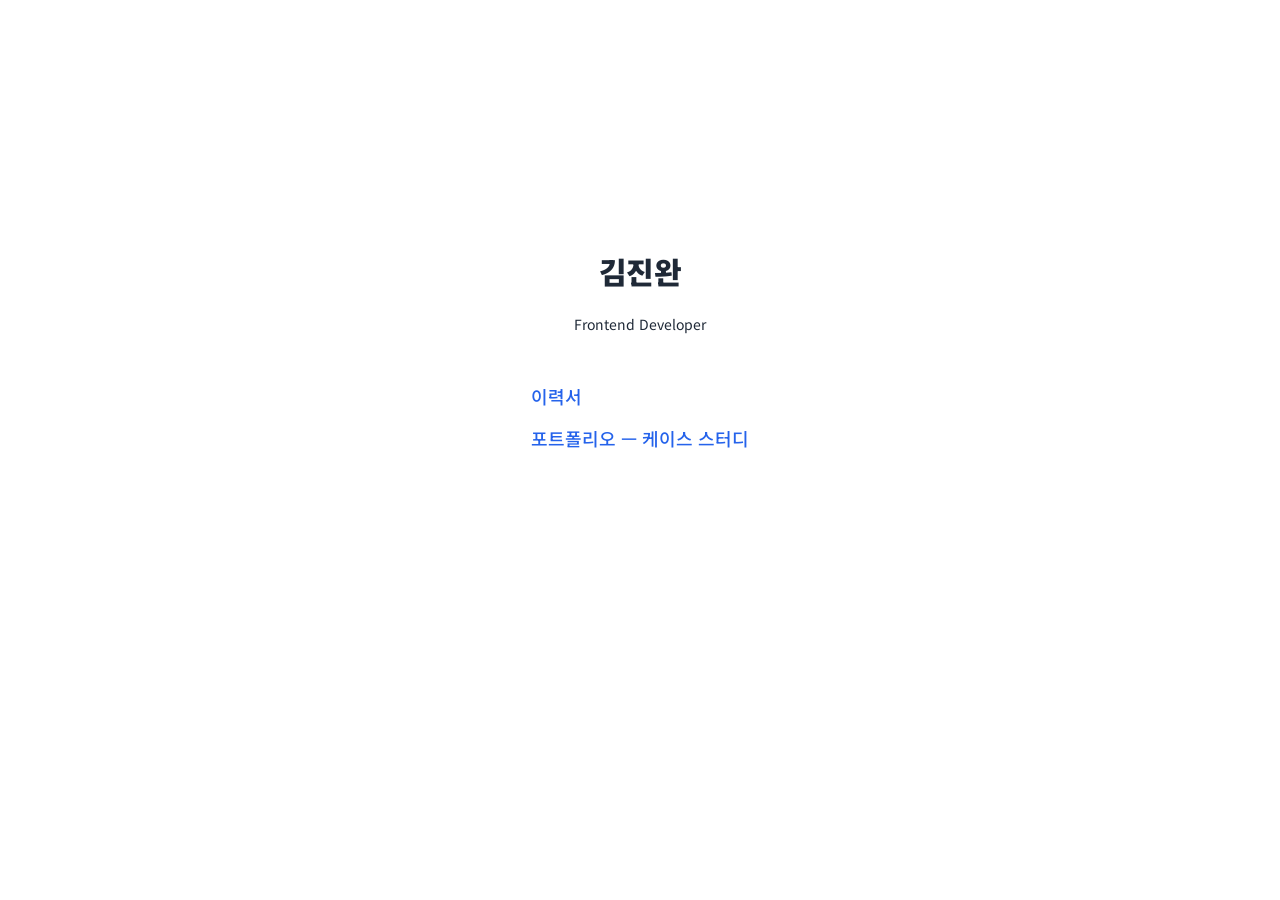
<file: templates/index.html>
<!DOCTYPE html>
<html lang="ko">
<head>
  <meta charset="UTF-8">
  <meta name="viewport" content="width=device-width, initial-scale=1.0">
  <title>김진완 이력서</title>
  <link rel="stylesheet" href="resume-style.css">
  <style>
    body {
      display: flex;
      flex-direction: column;
      align-items: center;
      justify-content: center;
      min-height: 80vh;
    }
    .links {
      list-style: none;
      padding: 0;
      margin-top: 24px;
    }
    .links li {
      margin: 12px 0;
    }
    .links a {
      color: var(--primary);
      text-decoration: none;
      font-size: 18px;
      font-weight: 500;
    }
    .links a:hover {
      text-decoration: underline;
    }
  </style>
</head>
<body>
  <h1>김진완</h1>
  <p>Frontend Developer</p>
  <ul class="links">
    <li><a href="resume.html">이력서</a></li>
    <li><a href="portfolio.html">포트폴리오 — 케이스 스터디</a></li>
  </ul>
</body>
</html>
</file>
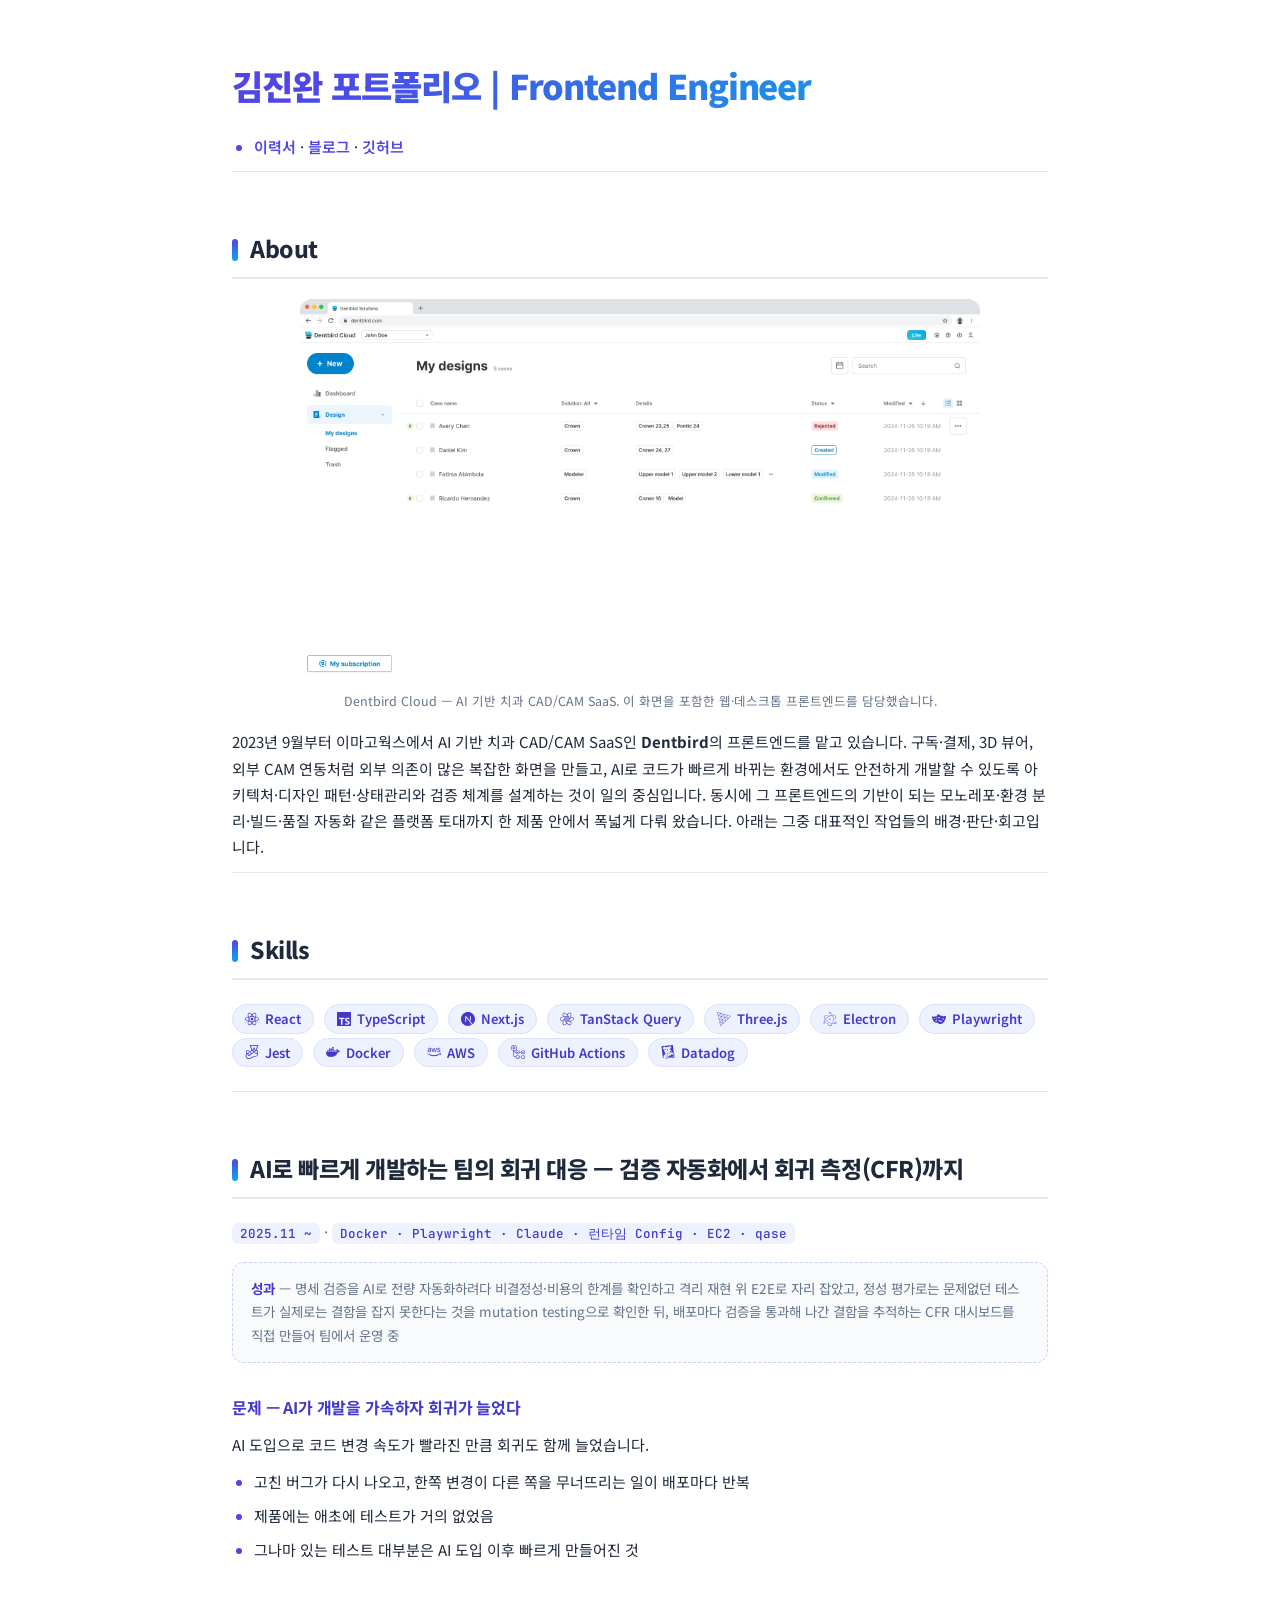
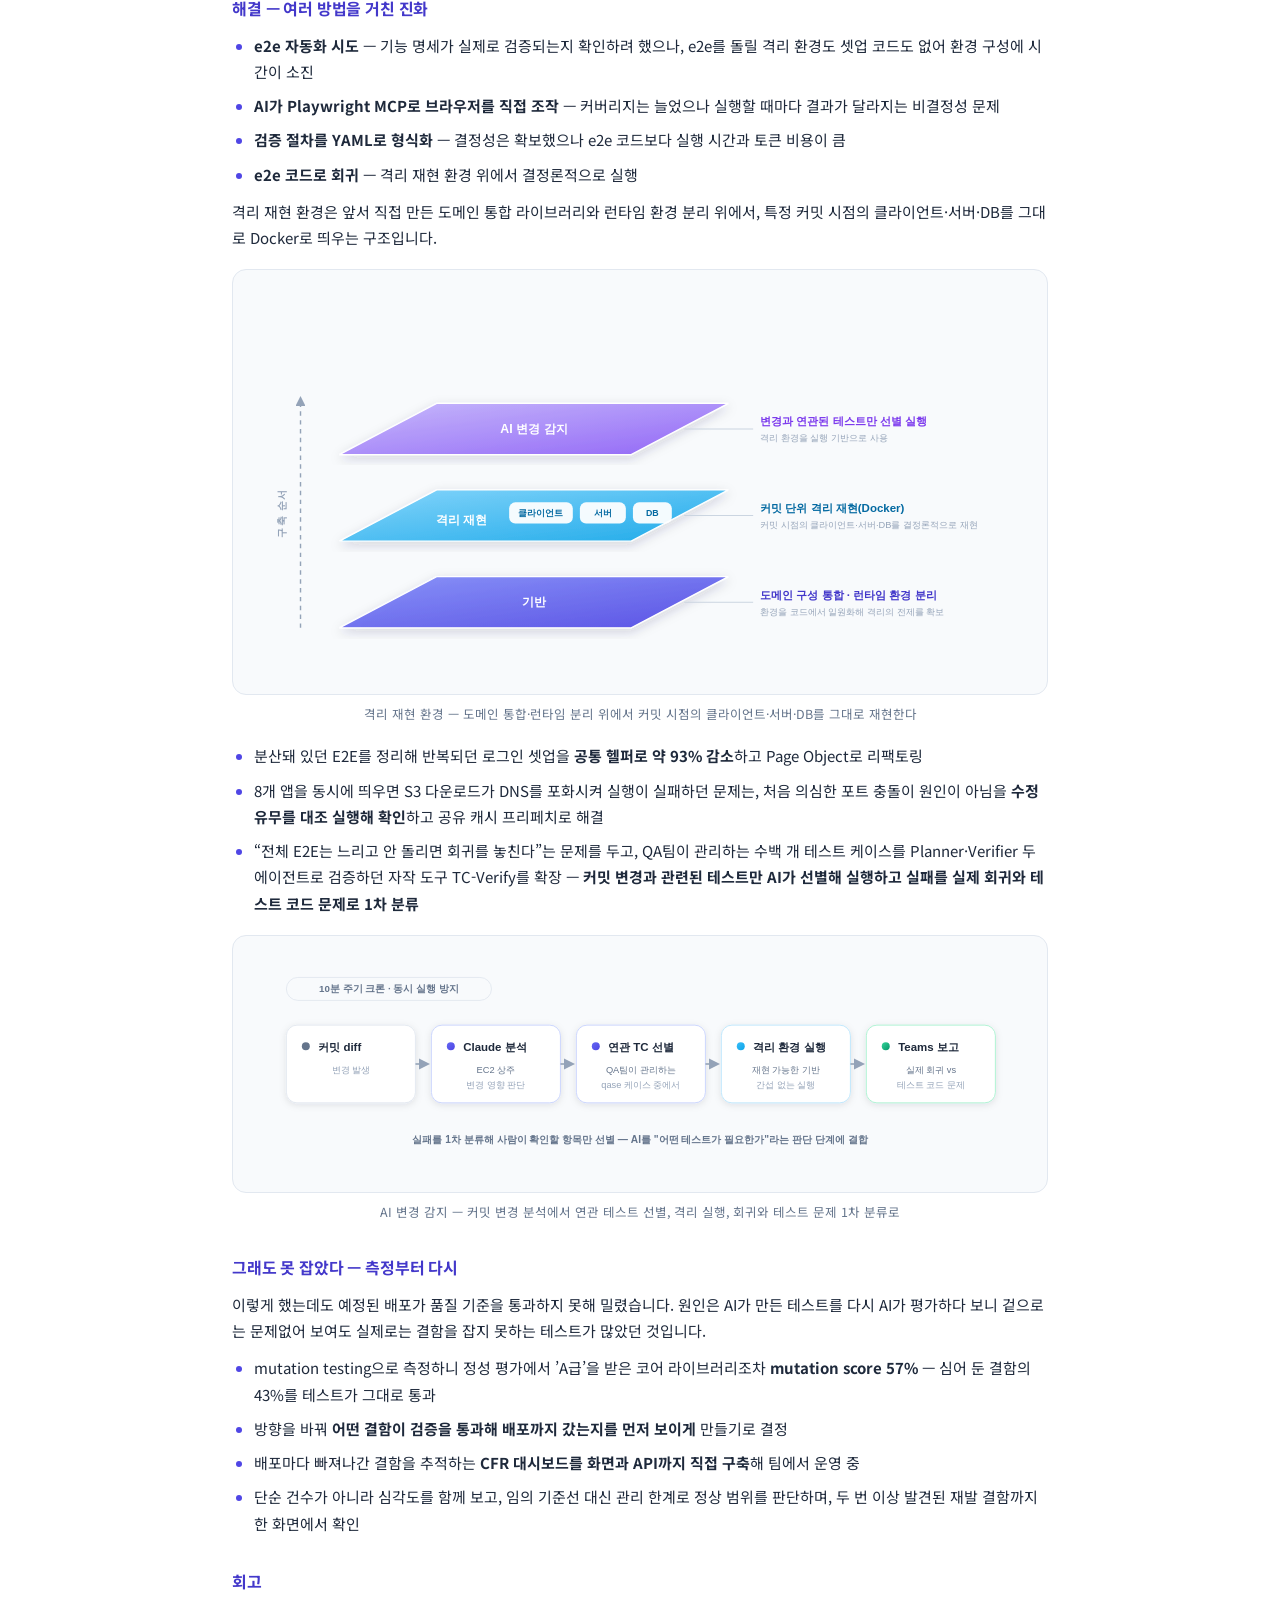
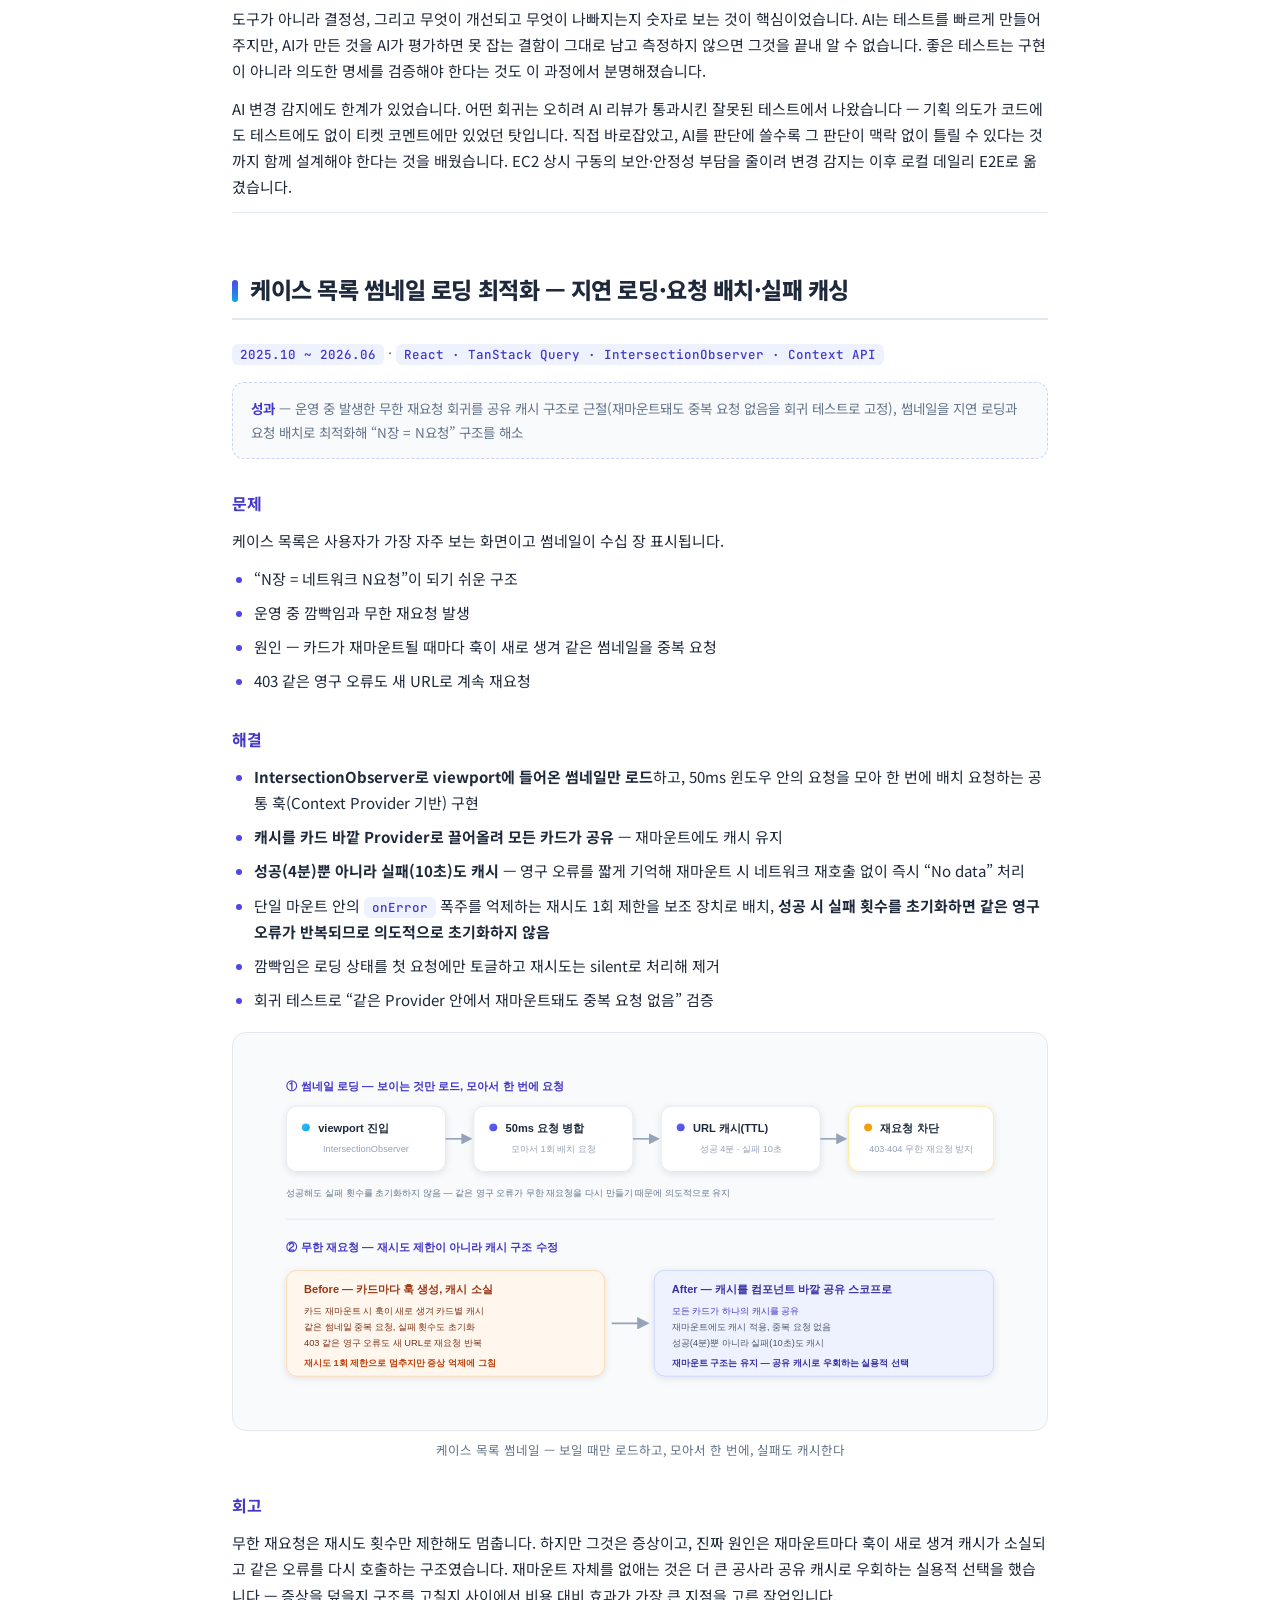
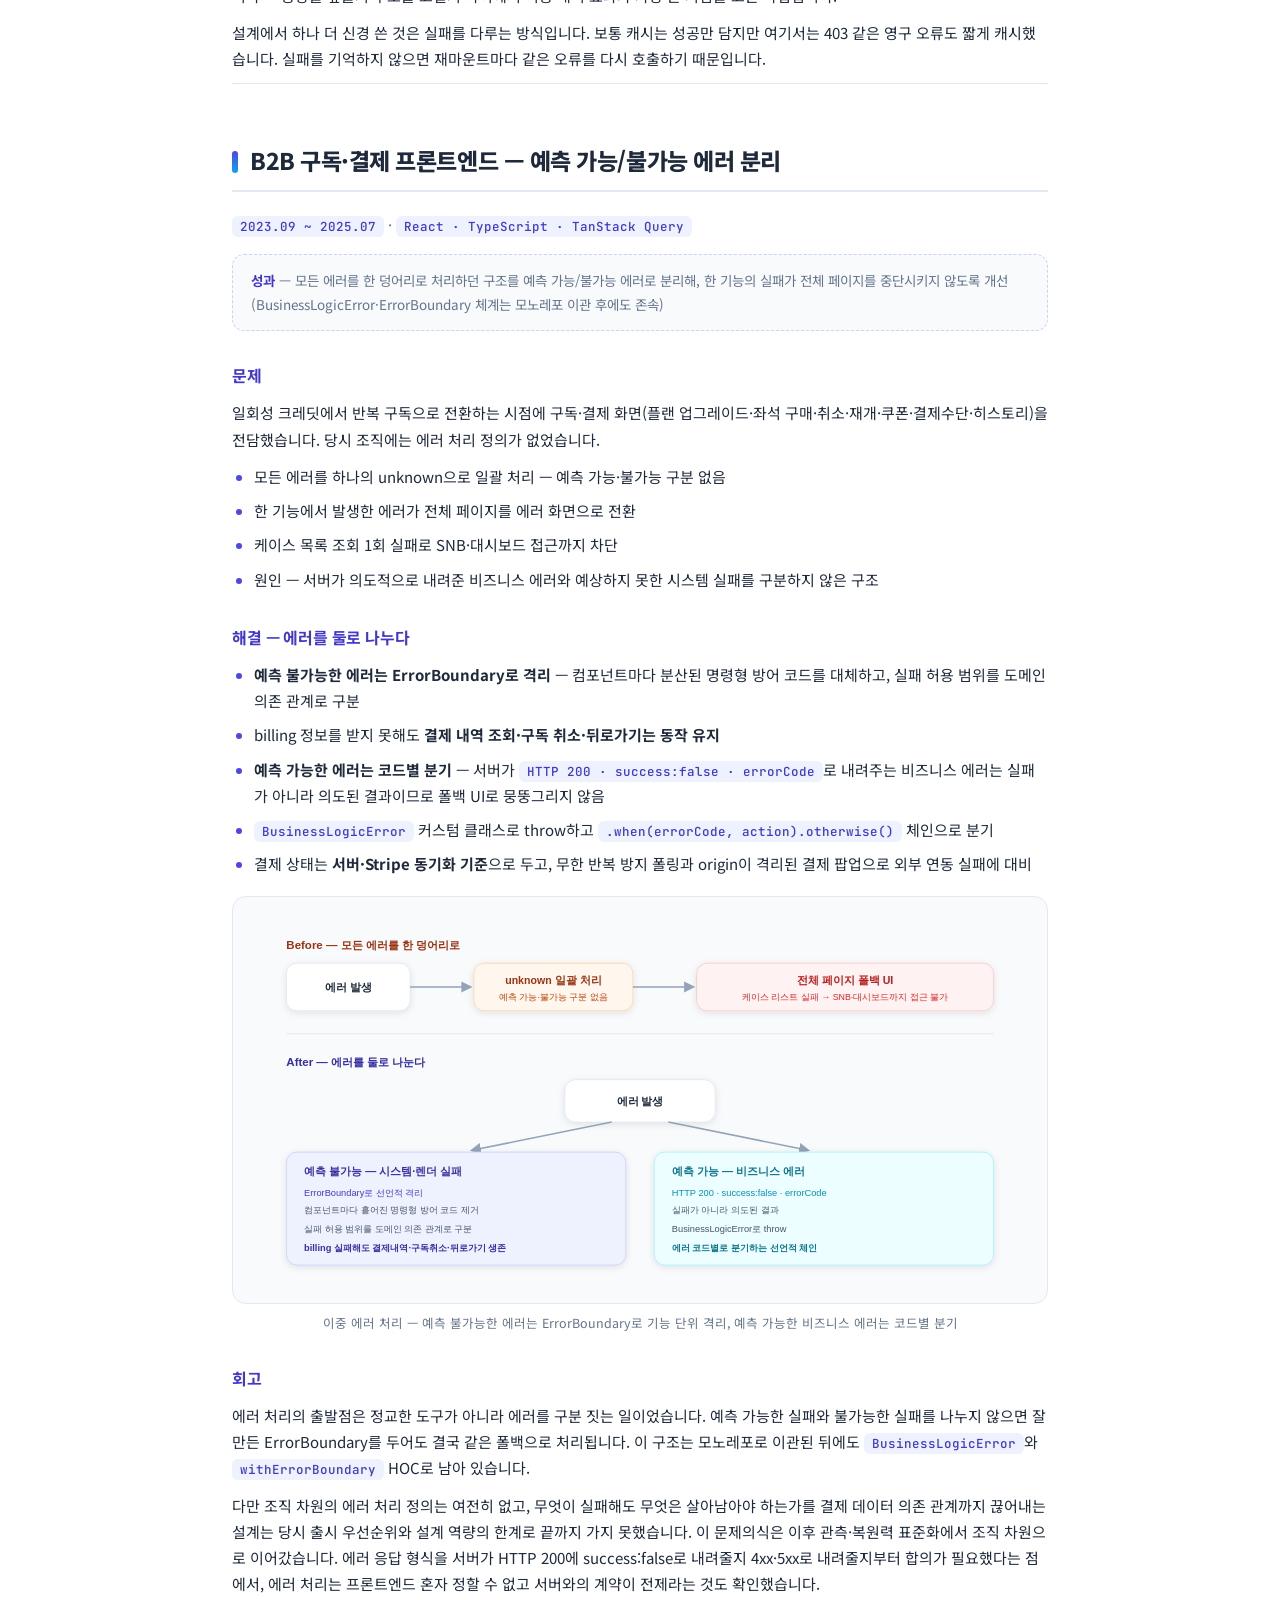
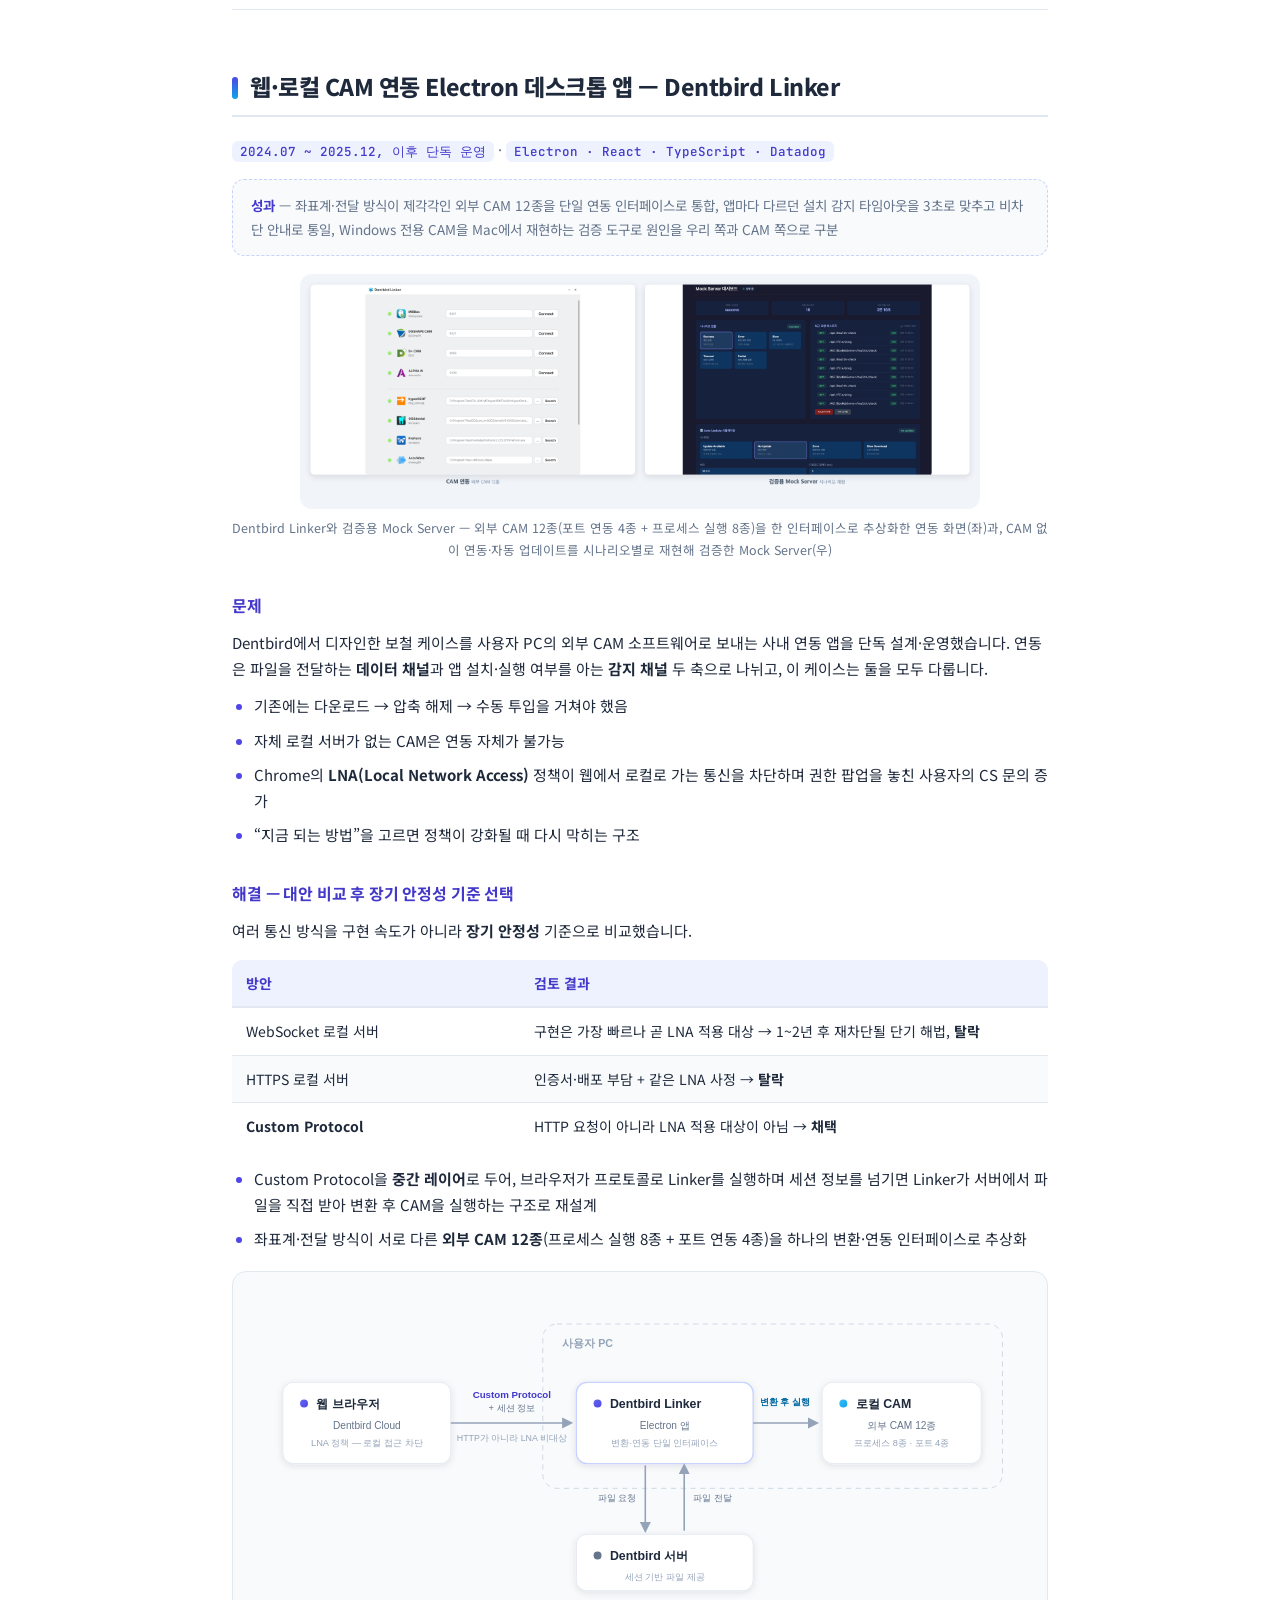
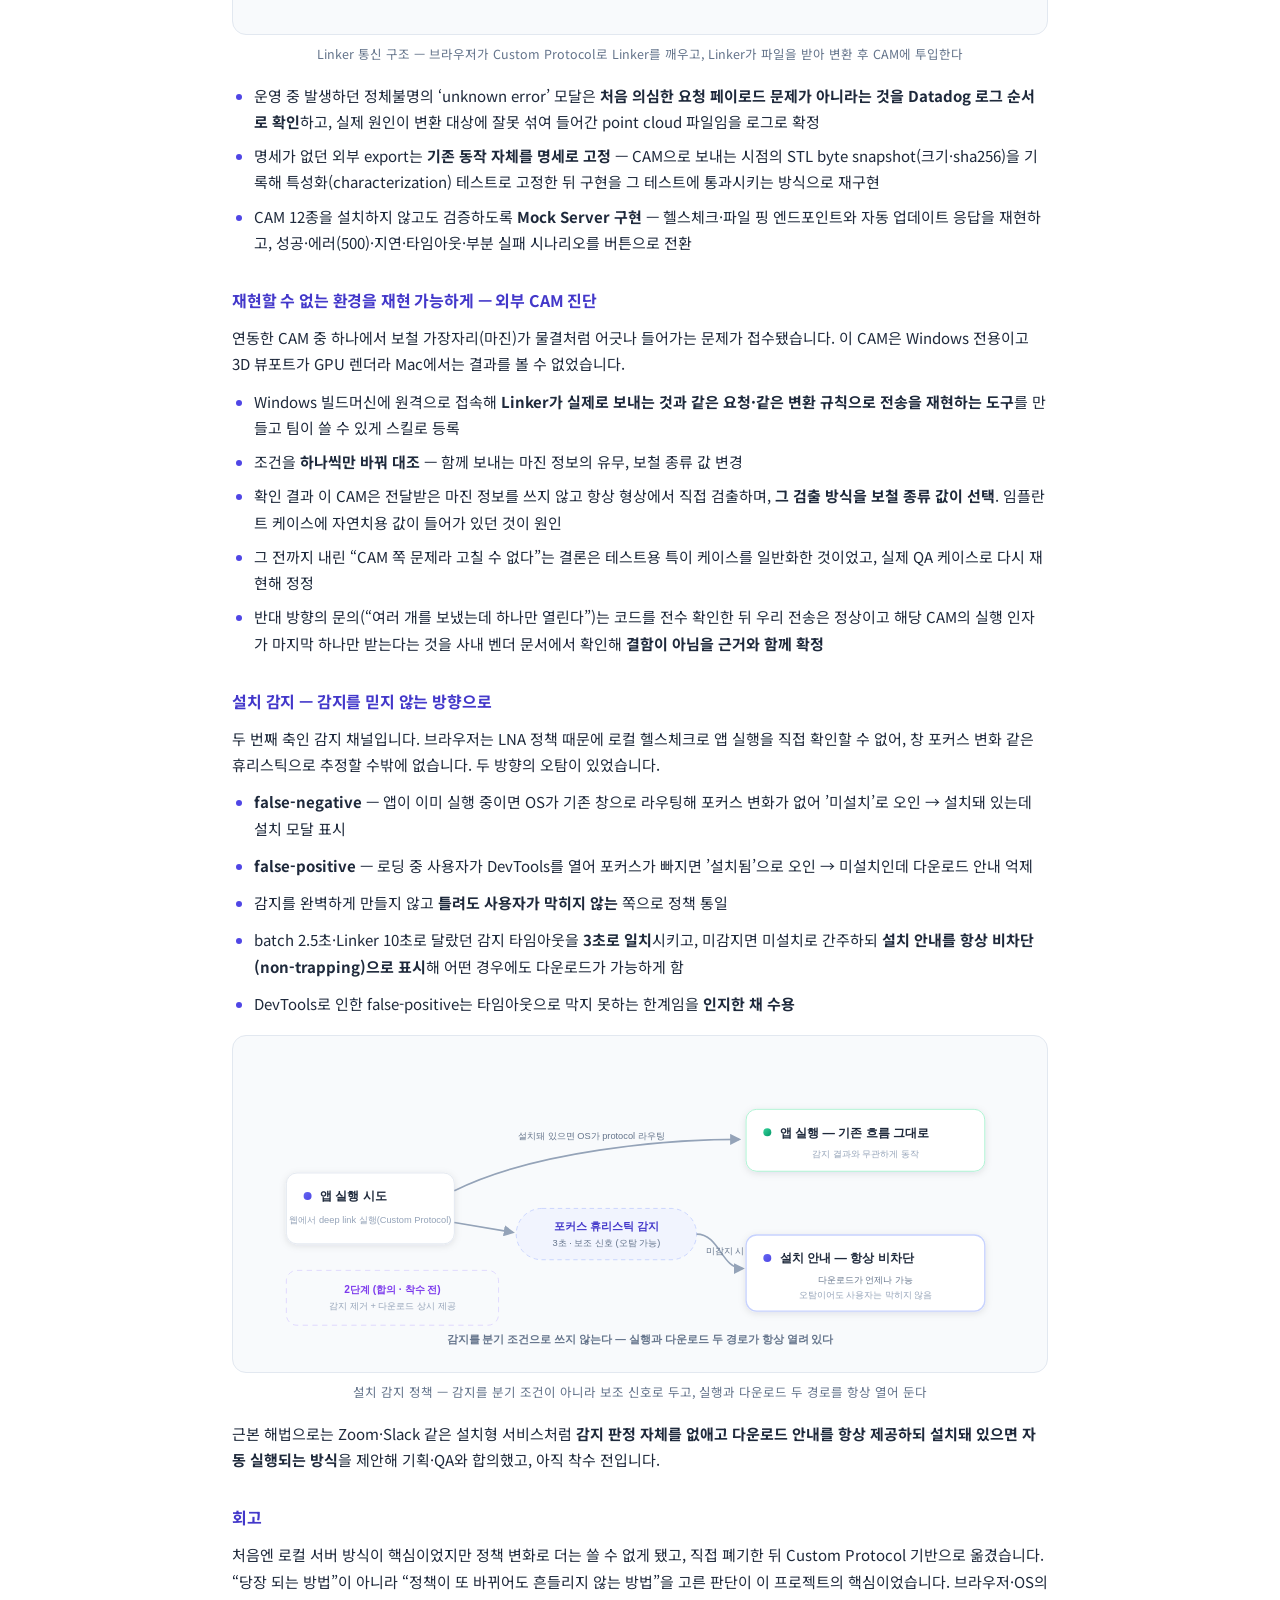
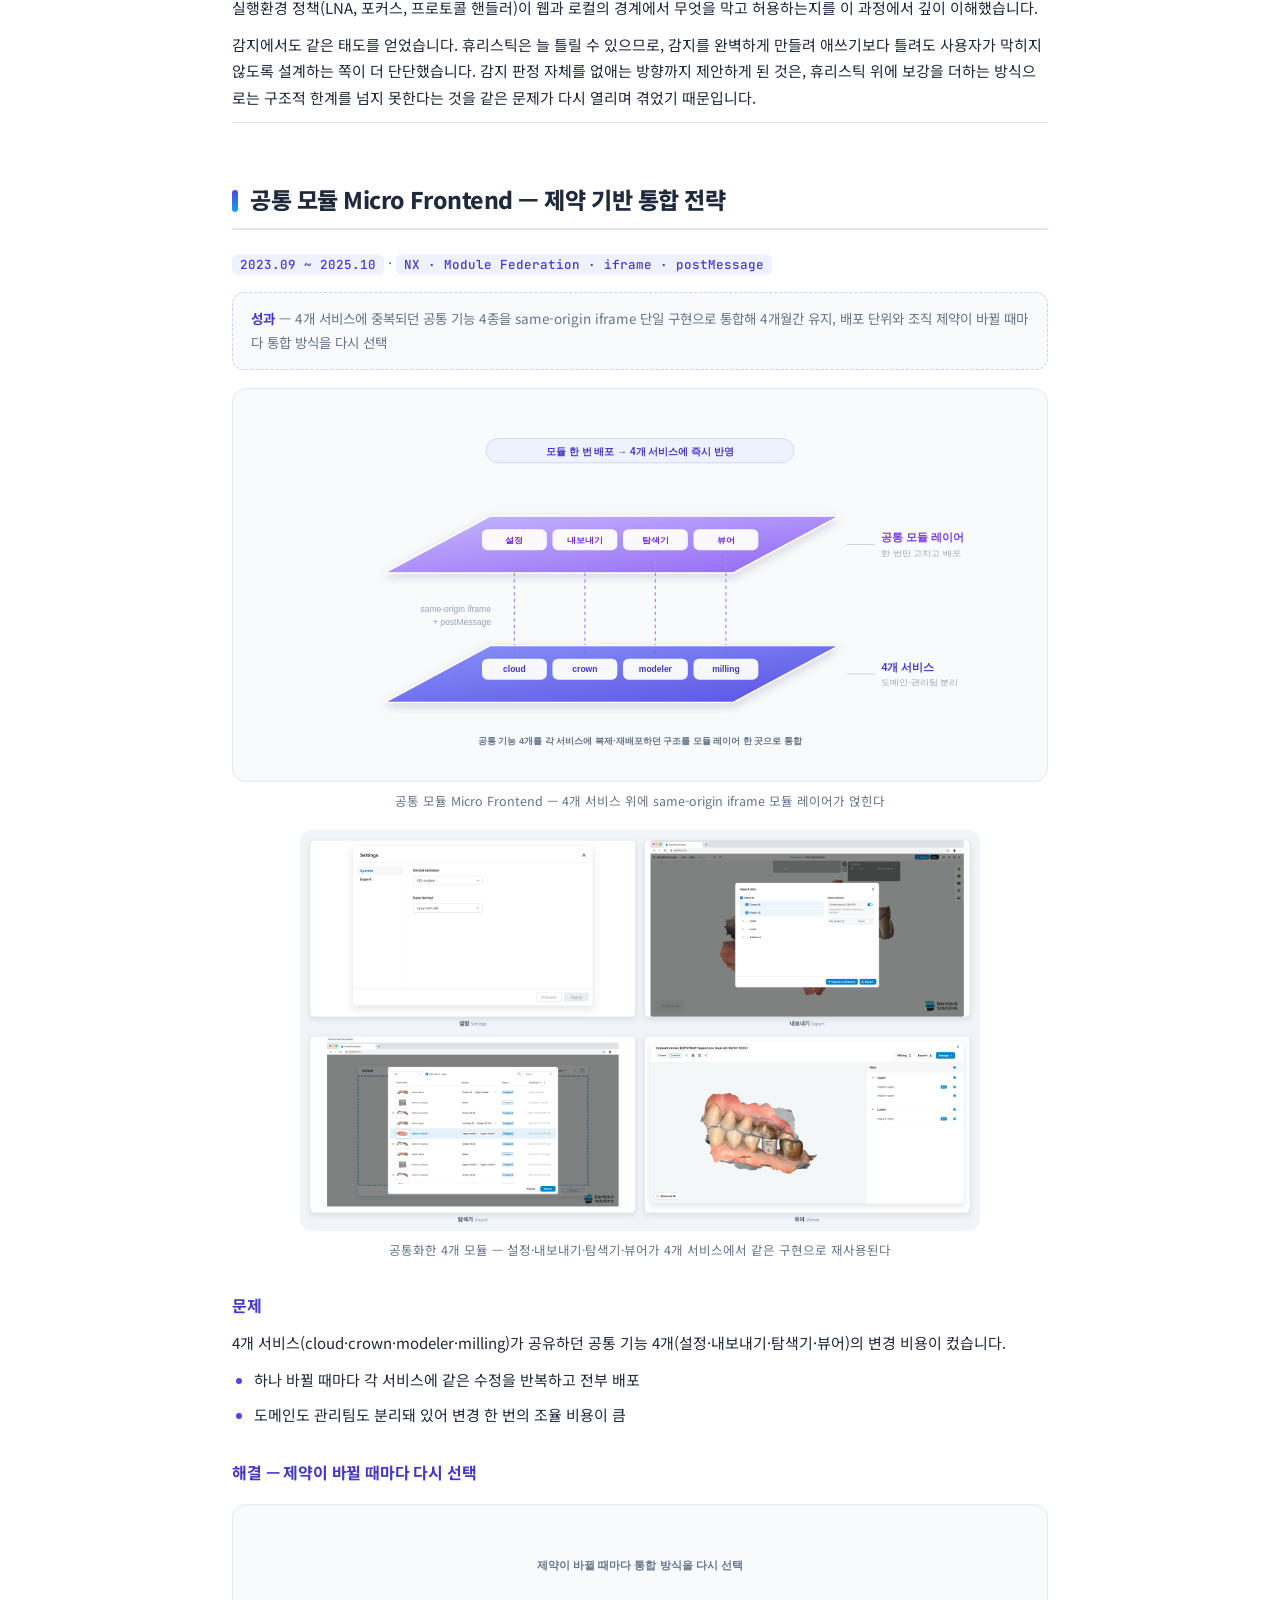
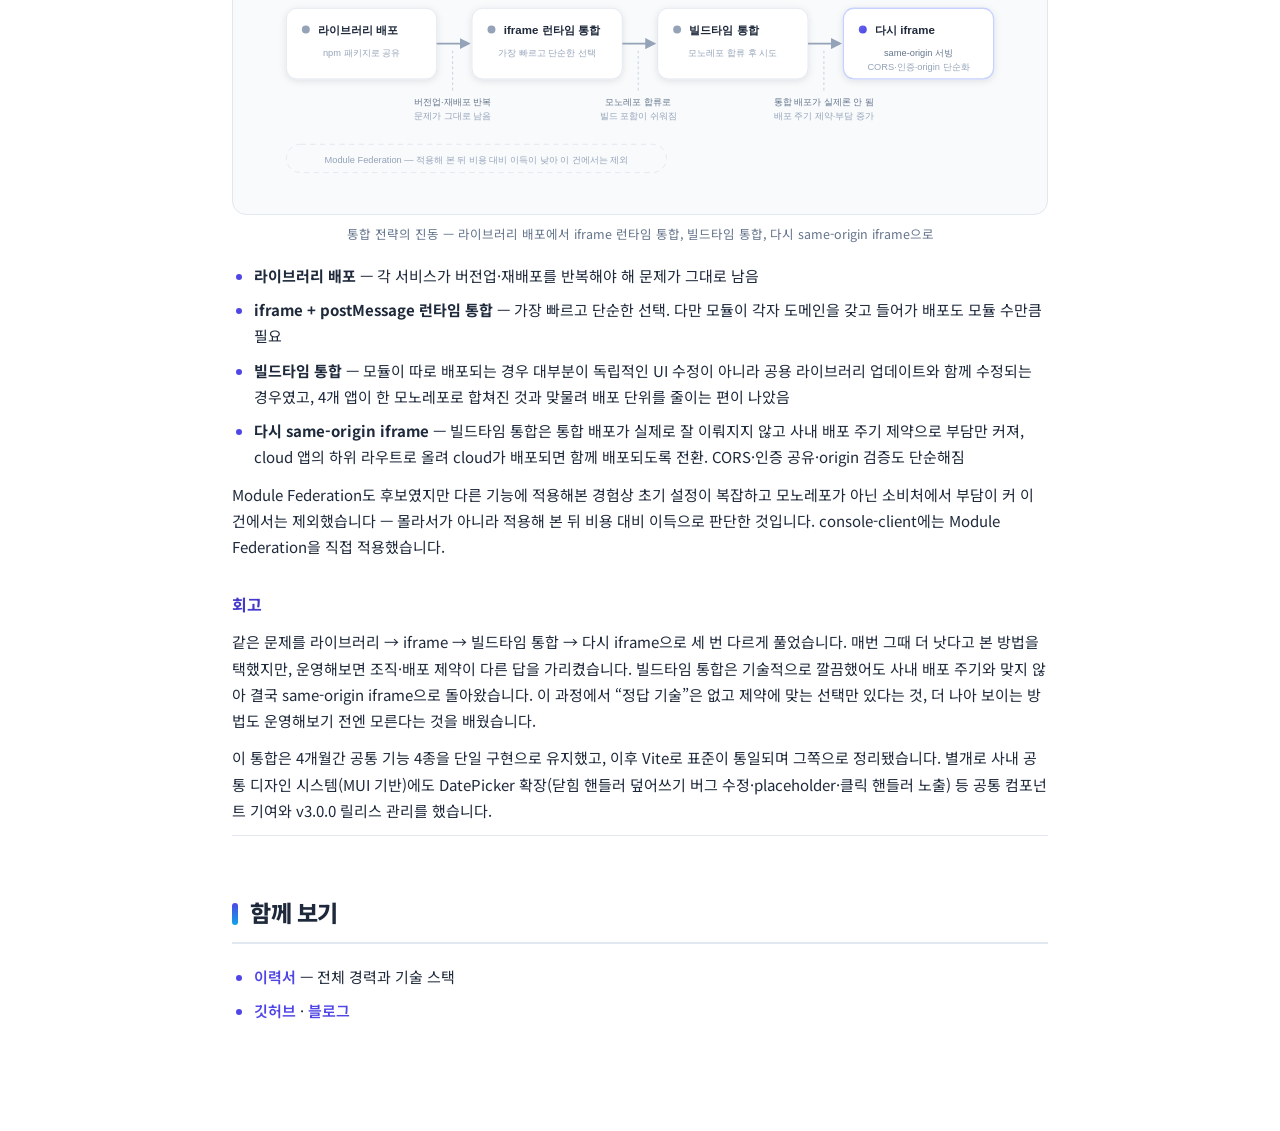
<file: applications/당근/portfolio.html>
<!DOCTYPE html>
<html xmlns="http://www.w3.org/1999/xhtml" lang="ko" xml:lang="ko">
<head>
  <meta charset="utf-8" />
  <meta name="generator" content="pandoc" />
  <meta name="viewport" content="width=device-width, initial-scale=1.0, user-scalable=yes" />
  <title>김진완 포트폴리오 | 당근</title>
  <style>
    /* Default styles provided by pandoc.
    ** See https://pandoc.org/MANUAL.html#variables-for-html for config info.
    */
    code{white-space: pre-wrap;}
    span.smallcaps{font-variant: small-caps;}
    div.columns{display: flex; gap: min(4vw, 1.5em);}
    div.column{flex: auto; overflow-x: auto;}
    div.hanging-indent{margin-left: 1.5em; text-indent: -1.5em;}
    /* The extra [class] is a hack that increases specificity enough to
       override a similar rule in reveal.js */
    ul.task-list[class]{list-style: none;}
    ul.task-list li input[type="checkbox"] {
      font-size: inherit;
      width: 0.8em;
      margin: 0 0.8em 0.2em -1.6em;
      vertical-align: middle;
    }
    .display.math{display: block; text-align: center; margin: 0.5rem auto;}
  </style>
  <link rel="stylesheet" href="portfolio-style.css" />
</head>
<body>
<!-- 당근(Karrot) Software Engineer, Frontend - 커머스 지원용 포트폴리오 -->
<!-- 마스터 portfolio.md에서 5개 선별·재배치 (AI 워크플로우 1번, 공고 자격 직격) -->
<section id="김진완-포트폴리오-frontend-engineer" class="level1">
<h1>김진완 포트폴리오 | Frontend Engineer</h1>
<ul>
<li><a href="resume.html">이력서</a> · <a
href="https://crowwan.github.io/">블로그</a> · <a
href="https://github.com/crowwan">깃허브</a></li>
</ul>
<hr />
<section id="about" class="level2">
<h2>About</h2>
<figure>
<img src="../../images/portfolio/screenshots/cloud-case-list.png"
alt="Dentbird Cloud — AI 기반 치과 CAD/CAM SaaS. 이 화면을 포함한 웹·데스크톱 프론트엔드를 담당했습니다." />
<figcaption aria-hidden="true">Dentbird Cloud — AI 기반 치과 CAD/CAM
SaaS. 이 화면을 포함한 웹·데스크톱 프론트엔드를
담당했습니다.</figcaption>
</figure>
<p>2023년 9월부터 이마고웍스에서 AI 기반 치과 CAD/CAM SaaS인
<strong>Dentbird</strong>의 프론트엔드를 맡고 있습니다. 구독·결제, 3D
뷰어, 외부 CAM 연동처럼 외부 의존이 많은 복잡한 화면을 만들고, AI로
코드가 빠르게 바뀌는 환경에서도 안전하게 개발할 수 있도록
아키텍처·디자인 패턴·상태관리와 검증 체계를 설계하는 것이 일의
중심입니다. 동시에 그 프론트엔드의 기반이 되는 모노레포·환경
분리·빌드·품질 자동화 같은 플랫폼 토대까지 한 제품 안에서 폭넓게 다뤄
왔습니다. 아래는 그중 대표적인 작업들의 배경·판단·회고입니다.</p>
<hr />
</section>
<section id="skills" class="level2">
<h2>Skills</h2>
<p class="skills-chips">
<span
class="chip"><img src="../../images/portfolio/icons/react.svg" alt="">React</span>
<span
class="chip"><img src="../../images/portfolio/icons/typescript.svg" alt="">TypeScript</span>
<span
class="chip"><img src="../../images/portfolio/icons/nextjs.svg" alt="">Next.js</span>
<span
class="chip"><img src="../../images/portfolio/icons/tanstack.svg" alt="">TanStack
Query</span> <span
class="chip"><img src="../../images/portfolio/icons/threejs.svg" alt="">Three.js</span>
<span
class="chip"><img src="../../images/portfolio/icons/electron.svg" alt="">Electron</span>
<span
class="chip"><img src="../../images/portfolio/icons/playwright.svg" alt="">Playwright</span>
<span
class="chip"><img src="../../images/portfolio/icons/jest.svg" alt="">Jest</span>
<span
class="chip"><img src="../../images/portfolio/icons/docker.svg" alt="">Docker</span>
<span
class="chip"><img src="../../images/portfolio/icons/aws.svg" alt="">AWS</span>
<span
class="chip"><img src="../../images/portfolio/icons/ghactions.svg" alt="">GitHub
Actions</span> <span
class="chip"><img src="../../images/portfolio/icons/datadog.svg" alt="">Datadog</span>
</p>
<hr />
</section>
<section
id="ai로-빠르게-개발하는-팀의-회귀-대응-검증-자동화에서-회귀-측정cfr까지"
class="level2">
<h2>AI로 빠르게 개발하는 팀의 회귀 대응 — 검증 자동화에서 회귀
측정(CFR)까지</h2>
<p><code>2025.11 ~</code> ·
<code>Docker · Playwright · Claude · 런타임 Config · EC2 · qase</code></p>
<blockquote>
<p><strong>성과</strong> — 명세 검증을 AI로 전량 자동화하려다
비결정성·비용의 한계를 확인하고 격리 재현 위 E2E로 자리 잡았고, 정성
평가로는 문제없던 테스트가 실제로는 결함을 잡지 못한다는 것을 mutation
testing으로 확인한 뒤, 배포마다 검증을 통과해 나간 결함을 추적하는 CFR
대시보드를 직접 만들어 팀에서 운영 중</p>
</blockquote>
<section id="문제-ai가-개발을-가속하자-회귀가-늘었다" class="level3">
<h3>문제 — AI가 개발을 가속하자 회귀가 늘었다</h3>
<p>AI 도입으로 코드 변경 속도가 빨라진 만큼 회귀도 함께 늘었습니다.</p>
<ul>
<li>고친 버그가 다시 나오고, 한쪽 변경이 다른 쪽을 무너뜨리는 일이
배포마다 반복</li>
<li>제품에는 애초에 테스트가 거의 없었음</li>
<li>그나마 있는 테스트 대부분은 AI 도입 이후 빠르게 만들어진 것</li>
</ul>
</section>
<section id="해결-여러-방법을-거친-진화" class="level3">
<h3>해결 — 여러 방법을 거친 진화</h3>
<ul>
<li><strong>e2e 자동화 시도</strong> — 기능 명세가 실제로 검증되는지
확인하려 했으나, e2e를 돌릴 격리 환경도 셋업 코드도 없어 환경 구성에
시간이 소진</li>
<li><strong>AI가 Playwright MCP로 브라우저를 직접 조작</strong> —
커버리지는 늘었으나 실행할 때마다 결과가 달라지는 비결정성 문제</li>
<li><strong>검증 절차를 YAML로 형식화</strong> — 결정성은 확보했으나 e2e
코드보다 실행 시간과 토큰 비용이 큼</li>
<li><strong>e2e 코드로 회귀</strong> — 격리 재현 환경 위에서
결정론적으로 실행</li>
</ul>
<p>격리 재현 환경은 앞서 직접 만든 도메인 통합 라이브러리와 런타임 환경
분리 위에서, 특정 커밋 시점의 클라이언트·서버·DB를 그대로 Docker로
띄우는 구조입니다.</p>
<figure>
<img src="../../images/portfolio/diagrams/isolation-stack.svg"
class="diagram"
alt="격리 재현 환경 — 도메인 통합·런타임 분리 위에서 커밋 시점의 클라이언트·서버·DB를 그대로 재현한다" />
<figcaption aria-hidden="true">격리 재현 환경 — 도메인 통합·런타임 분리
위에서 커밋 시점의 클라이언트·서버·DB를 그대로 재현한다</figcaption>
</figure>
<ul>
<li>분산돼 있던 E2E를 정리해 반복되던 로그인 셋업을 <strong>공통 헬퍼로
약 93% 감소</strong>하고 Page Object로 리팩토링</li>
<li>8개 앱을 동시에 띄우면 S3 다운로드가 DNS를 포화시켜 실행이 실패하던
문제는, 처음 의심한 포트 충돌이 원인이 아님을 <strong>수정 유무를 대조
실행해 확인</strong>하고 공유 캐시 프리페치로 해결</li>
<li>“전체 E2E는 느리고 안 돌리면 회귀를 놓친다”는 문제를 두고, QA팀이
관리하는 수백 개 테스트 케이스를 Planner·Verifier 두 에이전트로 검증하던
자작 도구 TC-Verify를 확장 — <strong>커밋 변경과 관련된 테스트만 AI가
선별해 실행하고 실패를 실제 회귀와 테스트 코드 문제로 1차
분류</strong></li>
</ul>
<figure>
<img src="../../images/portfolio/diagrams/ai-detect-pipeline.svg"
class="diagram"
alt="AI 변경 감지 — 커밋 변경 분석에서 연관 테스트 선별, 격리 실행, 회귀와 테스트 문제 1차 분류로" />
<figcaption aria-hidden="true">AI 변경 감지 — 커밋 변경 분석에서 연관
테스트 선별, 격리 실행, 회귀와 테스트 문제 1차 분류로</figcaption>
</figure>
</section>
<section id="그래도-못-잡았다-측정부터-다시" class="level3">
<h3>그래도 못 잡았다 — 측정부터 다시</h3>
<p>이렇게 했는데도 예정된 배포가 품질 기준을 통과하지 못해 밀렸습니다.
원인은 AI가 만든 테스트를 다시 AI가 평가하다 보니 겉으로는 문제없어
보여도 실제로는 결함을 잡지 못하는 테스트가 많았던 것입니다.</p>
<ul>
<li>mutation testing으로 측정하니 정성 평가에서 ’A급’을 받은 코어
라이브러리조차 <strong>mutation score 57%</strong> — 심어 둔 결함의
43%를 테스트가 그대로 통과</li>
<li>방향을 바꿔 <strong>어떤 결함이 검증을 통과해 배포까지 갔는지를 먼저
보이게</strong> 만들기로 결정</li>
<li>배포마다 빠져나간 결함을 추적하는 <strong>CFR 대시보드를 화면과
API까지 직접 구축</strong>해 팀에서 운영 중</li>
<li>단순 건수가 아니라 심각도를 함께 보고, 임의 기준선 대신 관리 한계로
정상 범위를 판단하며, 두 번 이상 발견된 재발 결함까지 한 화면에서
확인</li>
</ul>
</section>
<section id="회고" class="level3">
<h3>회고</h3>
<p>도구가 아니라 결정성, 그리고 무엇이 개선되고 무엇이 나빠지는지 숫자로
보는 것이 핵심이었습니다. AI는 테스트를 빠르게 만들어 주지만, AI가 만든
것을 AI가 평가하면 못 잡는 결함이 그대로 남고 측정하지 않으면 그것을
끝내 알 수 없습니다. 좋은 테스트는 구현이 아니라 의도한 명세를 검증해야
한다는 것도 이 과정에서 분명해졌습니다.</p>
<p>AI 변경 감지에도 한계가 있었습니다. 어떤 회귀는 오히려 AI 리뷰가
통과시킨 잘못된 테스트에서 나왔습니다 — 기획 의도가 코드에도 테스트에도
없이 티켓 코멘트에만 있었던 탓입니다. 직접 바로잡았고, AI를 판단에
쓸수록 그 판단이 맥락 없이 틀릴 수 있다는 것까지 함께 설계해야 한다는
것을 배웠습니다. EC2 상시 구동의 보안·안정성 부담을 줄이려 변경 감지는
이후 로컬 데일리 E2E로 옮겼습니다.</p>
<hr />
</section>
</section>
<section id="케이스-목록-썸네일-로딩-최적화-지연-로딩요청-배치실패-캐싱"
class="level2">
<h2>케이스 목록 썸네일 로딩 최적화 — 지연 로딩·요청 배치·실패 캐싱</h2>
<p><code>2025.10 ~ 2026.06</code> ·
<code>React · TanStack Query · IntersectionObserver · Context API</code></p>
<blockquote>
<p><strong>성과</strong> — 운영 중 발생한 무한 재요청 회귀를 공유 캐시
구조로 근절(재마운트돼도 중복 요청 없음을 회귀 테스트로 고정), 썸네일을
지연 로딩과 요청 배치로 최적화해 “N장 = N요청” 구조를 해소</p>
</blockquote>
<section id="문제" class="level3">
<h3>문제</h3>
<p>케이스 목록은 사용자가 가장 자주 보는 화면이고 썸네일이 수십 장
표시됩니다.</p>
<ul>
<li>“N장 = 네트워크 N요청”이 되기 쉬운 구조</li>
<li>운영 중 깜빡임과 무한 재요청 발생</li>
<li>원인 — 카드가 재마운트될 때마다 훅이 새로 생겨 같은 썸네일을 중복
요청</li>
<li>403 같은 영구 오류도 새 URL로 계속 재요청</li>
</ul>
</section>
<section id="해결" class="level3">
<h3>해결</h3>
<ul>
<li><strong>IntersectionObserver로 viewport에 들어온 썸네일만
로드</strong>하고, 50ms 윈도우 안의 요청을 모아 한 번에 배치 요청하는
공통 훅(Context Provider 기반) 구현</li>
<li><strong>캐시를 카드 바깥 Provider로 끌어올려 모든 카드가
공유</strong> — 재마운트에도 캐시 유지</li>
<li><strong>성공(4분)뿐 아니라 실패(10초)도 캐시</strong> — 영구 오류를
짧게 기억해 재마운트 시 네트워크 재호출 없이 즉시 “No data” 처리</li>
<li>단일 마운트 안의 <code>onError</code> 폭주를 억제하는 재시도 1회
제한을 보조 장치로 배치, <strong>성공 시 실패 횟수를 초기화하면 같은
영구 오류가 반복되므로 의도적으로 초기화하지 않음</strong></li>
<li>깜빡임은 로딩 상태를 첫 요청에만 토글하고 재시도는 silent로 처리해
제거</li>
<li>회귀 테스트로 “같은 Provider 안에서 재마운트돼도 중복 요청 없음”
검증</li>
</ul>
<figure>
<img src="../../images/portfolio/diagrams/list-performance.svg"
class="diagram"
alt="케이스 목록 썸네일 — 보일 때만 로드하고, 모아서 한 번에, 실패도 캐시한다" />
<figcaption aria-hidden="true">케이스 목록 썸네일 — 보일 때만 로드하고,
모아서 한 번에, 실패도 캐시한다</figcaption>
</figure>
</section>
<section id="회고-1" class="level3">
<h3>회고</h3>
<p>무한 재요청은 재시도 횟수만 제한해도 멈춥니다. 하지만 그것은
증상이고, 진짜 원인은 재마운트마다 훅이 새로 생겨 캐시가 소실되고 같은
오류를 다시 호출하는 구조였습니다. 재마운트 자체를 없애는 것은 더 큰
공사라 공유 캐시로 우회하는 실용적 선택을 했습니다 — 증상을 덮을지
구조를 고칠지 사이에서 비용 대비 효과가 가장 큰 지점을 고른
작업입니다.</p>
<p>설계에서 하나 더 신경 쓴 것은 실패를 다루는 방식입니다. 보통 캐시는
성공만 담지만 여기서는 403 같은 영구 오류도 짧게 캐시했습니다. 실패를
기억하지 않으면 재마운트마다 같은 오류를 다시 호출하기 때문입니다.</p>
<hr />
</section>
</section>
<section id="b2b-구독결제-프론트엔드-예측-가능불가능-에러-분리"
class="level2">
<h2>B2B 구독·결제 프론트엔드 — 예측 가능/불가능 에러 분리</h2>
<p><code>2023.09 ~ 2025.07</code> ·
<code>React · TypeScript · TanStack Query</code></p>
<blockquote>
<p><strong>성과</strong> — 모든 에러를 한 덩어리로 처리하던 구조를 예측
가능/불가능 에러로 분리해, 한 기능의 실패가 전체 페이지를 중단시키지
않도록 개선(BusinessLogicError·ErrorBoundary 체계는 모노레포 이관 후에도
존속)</p>
</blockquote>
<section id="문제-1" class="level3">
<h3>문제</h3>
<p>일회성 크레딧에서 반복 구독으로 전환하는 시점에 구독·결제 화면(플랜
업그레이드·좌석 구매·취소·재개·쿠폰·결제수단·히스토리)을 전담했습니다.
당시 조직에는 에러 처리 정의가 없었습니다.</p>
<ul>
<li>모든 에러를 하나의 unknown으로 일괄 처리 — 예측 가능·불가능 구분
없음</li>
<li>한 기능에서 발생한 에러가 전체 페이지를 에러 화면으로 전환</li>
<li>케이스 목록 조회 1회 실패로 SNB·대시보드 접근까지 차단</li>
<li>원인 — 서버가 의도적으로 내려준 비즈니스 에러와 예상하지 못한 시스템
실패를 구분하지 않은 구조</li>
</ul>
</section>
<section id="해결-에러를-둘로-나누다" class="level3">
<h3>해결 — 에러를 둘로 나누다</h3>
<ul>
<li><strong>예측 불가능한 에러는 ErrorBoundary로 격리</strong> —
컴포넌트마다 분산된 명령형 방어 코드를 대체하고, 실패 허용 범위를 도메인
의존 관계로 구분</li>
<li>billing 정보를 받지 못해도 <strong>결제 내역 조회·구독
취소·뒤로가기는 동작 유지</strong></li>
<li><strong>예측 가능한 에러는 코드별 분기</strong> — 서버가
<code>HTTP 200 · success:false · errorCode</code>로 내려주는 비즈니스
에러는 실패가 아니라 의도된 결과이므로 폴백 UI로 뭉뚱그리지 않음</li>
<li><code>BusinessLogicError</code> 커스텀 클래스로 throw하고
<code>.when(errorCode, action).otherwise()</code> 체인으로 분기</li>
<li>결제 상태는 <strong>서버·Stripe 동기화 기준</strong>으로 두고, 무한
반복 방지 폴링과 origin이 격리된 결제 팝업으로 외부 연동 실패에
대비</li>
</ul>
<figure>
<img src="../../images/portfolio/diagrams/dual-error-handling.svg"
class="diagram"
alt="이중 에러 처리 — 예측 불가능한 에러는 ErrorBoundary로 기능 단위 격리, 예측 가능한 비즈니스 에러는 코드별 분기" />
<figcaption aria-hidden="true">이중 에러 처리 — 예측 불가능한 에러는
ErrorBoundary로 기능 단위 격리, 예측 가능한 비즈니스 에러는 코드별
분기</figcaption>
</figure>
</section>
<section id="회고-2" class="level3">
<h3>회고</h3>
<p>에러 처리의 출발점은 정교한 도구가 아니라 에러를 구분 짓는
일이었습니다. 예측 가능한 실패와 불가능한 실패를 나누지 않으면 잘 만든
ErrorBoundary를 두어도 결국 같은 폴백으로 처리됩니다. 이 구조는
모노레포로 이관된 뒤에도 <code>BusinessLogicError</code>와
<code>withErrorBoundary</code> HOC로 남아 있습니다.</p>
<p>다만 조직 차원의 에러 처리 정의는 여전히 없고, 무엇이 실패해도 무엇은
살아남아야 하는가를 결제 데이터 의존 관계까지 끊어내는 설계는 당시 출시
우선순위와 설계 역량의 한계로 끝까지 가지 못했습니다. 이 문제의식은 이후
관측·복원력 표준화에서 조직 차원으로 이어갔습니다. 에러 응답 형식을
서버가 HTTP 200에 success:false로 내려줄지 4xx·5xx로 내려줄지부터 합의가
필요했다는 점에서, 에러 처리는 프론트엔드 혼자 정할 수 없고 서버와의
계약이 전제라는 것도 확인했습니다.</p>
<hr />
</section>
</section>
<section id="웹로컬-cam-연동-electron-데스크톱-앱-dentbird-linker"
class="level2">
<h2>웹·로컬 CAM 연동 Electron 데스크톱 앱 — Dentbird Linker</h2>
<p><code>2024.07 ~ 2025.12, 이후 단독 운영</code> ·
<code>Electron · React · TypeScript · Datadog</code></p>
<blockquote>
<p><strong>성과</strong> — 좌표계·전달 방식이 제각각인 외부 CAM 12종을
단일 연동 인터페이스로 통합, 앱마다 다르던 설치 감지 타임아웃을 3초로
맞추고 비차단 안내로 통일, Windows 전용 CAM을 Mac에서 재현하는 검증
도구로 원인을 우리 쪽과 CAM 쪽으로 구분</p>
</blockquote>
<figure>
<img src="../../images/portfolio/screenshots/linker-mockserver.png"
alt="Dentbird Linker와 검증용 Mock Server — 외부 CAM 12종(포트 연동 4종 + 프로세스 실행 8종)을 한 인터페이스로 추상화한 연동 화면(좌)과, CAM 없이 연동·자동 업데이트를 시나리오별로 재현해 검증한 Mock Server(우)" />
<figcaption aria-hidden="true">Dentbird Linker와 검증용 Mock Server —
외부 CAM 12종(포트 연동 4종 + 프로세스 실행 8종)을 한 인터페이스로
추상화한 연동 화면(좌)과, CAM 없이 연동·자동 업데이트를 시나리오별로
재현해 검증한 Mock Server(우)</figcaption>
</figure>
<section id="문제-2" class="level3">
<h3>문제</h3>
<p>Dentbird에서 디자인한 보철 케이스를 사용자 PC의 외부 CAM 소프트웨어로
보내는 사내 연동 앱을 단독 설계·운영했습니다. 연동은 파일을 전달하는
<strong>데이터 채널</strong>과 앱 설치·실행 여부를 아는 <strong>감지
채널</strong> 두 축으로 나뉘고, 이 케이스는 둘을 모두 다룹니다.</p>
<ul>
<li>기존에는 다운로드 → 압축 해제 → 수동 투입을 거쳐야 했음</li>
<li>자체 로컬 서버가 없는 CAM은 연동 자체가 불가능</li>
<li>Chrome의 <strong>LNA(Local Network Access)</strong> 정책이 웹에서
로컬로 가는 통신을 차단하며 권한 팝업을 놓친 사용자의 CS 문의 증가</li>
<li>“지금 되는 방법”을 고르면 정책이 강화될 때 다시 막히는 구조</li>
</ul>
</section>
<section id="해결-대안-비교-후-장기-안정성-기준-선택" class="level3">
<h3>해결 — 대안 비교 후 장기 안정성 기준 선택</h3>
<p>여러 통신 방식을 구현 속도가 아니라 <strong>장기 안정성</strong>
기준으로 비교했습니다.</p>
<table>
<colgroup>
<col style="width: 35%" />
<col style="width: 64%" />
</colgroup>
<thead>
<tr>
<th>방안</th>
<th>검토 결과</th>
</tr>
</thead>
<tbody>
<tr>
<td>WebSocket 로컬 서버</td>
<td>구현은 가장 빠르나 곧 LNA 적용 대상 → 1~2년 후 재차단될 단기 해법,
<strong>탈락</strong></td>
</tr>
<tr>
<td>HTTPS 로컬 서버</td>
<td>인증서·배포 부담 + 같은 LNA 사정 → <strong>탈락</strong></td>
</tr>
<tr>
<td><strong>Custom Protocol</strong></td>
<td>HTTP 요청이 아니라 LNA 적용 대상이 아님 → <strong>채택</strong></td>
</tr>
</tbody>
</table>
<ul>
<li>Custom Protocol을 <strong>중간 레이어</strong>로 두어, 브라우저가
프로토콜로 Linker를 실행하며 세션 정보를 넘기면 Linker가 서버에서 파일을
직접 받아 변환 후 CAM을 실행하는 구조로 재설계</li>
<li>좌표계·전달 방식이 서로 다른 <strong>외부 CAM 12종</strong>(프로세스
실행 8종 + 포트 연동 4종)을 하나의 변환·연동 인터페이스로 추상화</li>
</ul>
<figure>
<img src="../../images/portfolio/diagrams/linker-flow.svg"
class="diagram"
alt="Linker 통신 구조 — 브라우저가 Custom Protocol로 Linker를 깨우고, Linker가 파일을 받아 변환 후 CAM에 투입한다" />
<figcaption aria-hidden="true">Linker 통신 구조 — 브라우저가 Custom
Protocol로 Linker를 깨우고, Linker가 파일을 받아 변환 후 CAM에
투입한다</figcaption>
</figure>
<ul>
<li>운영 중 발생하던 정체불명의 ‘unknown error’ 모달은 <strong>처음
의심한 요청 페이로드 문제가 아니라는 것을 Datadog 로그 순서로
확인</strong>하고, 실제 원인이 변환 대상에 잘못 섞여 들어간 point cloud
파일임을 로그로 확정</li>
<li>명세가 없던 외부 export는 <strong>기존 동작 자체를 명세로
고정</strong> — CAM으로 보내는 시점의 STL byte snapshot(크기·sha256)을
기록해 특성화(characterization) 테스트로 고정한 뒤 구현을 그 테스트에
통과시키는 방식으로 재구현</li>
<li>CAM 12종을 설치하지 않고도 검증하도록 <strong>Mock Server
구현</strong> — 헬스체크·파일 핑 엔드포인트와 자동 업데이트 응답을
재현하고, 성공·에러(500)·지연·타임아웃·부분 실패 시나리오를 버튼으로
전환</li>
</ul>
</section>
<section id="재현할-수-없는-환경을-재현-가능하게-외부-cam-진단"
class="level3">
<h3>재현할 수 없는 환경을 재현 가능하게 — 외부 CAM 진단</h3>
<p>연동한 CAM 중 하나에서 보철 가장자리(마진)가 물결처럼 어긋나 들어가는
문제가 접수됐습니다. 이 CAM은 Windows 전용이고 3D 뷰포트가 GPU 렌더라
Mac에서는 결과를 볼 수 없었습니다.</p>
<ul>
<li>Windows 빌드머신에 원격으로 접속해 <strong>Linker가 실제로 보내는
것과 같은 요청·같은 변환 규칙으로 전송을 재현하는 도구</strong>를 만들고
팀이 쓸 수 있게 스킬로 등록</li>
<li>조건을 <strong>하나씩만 바꿔 대조</strong> — 함께 보내는 마진 정보의
유무, 보철 종류 값 변경</li>
<li>확인 결과 이 CAM은 전달받은 마진 정보를 쓰지 않고 항상 형상에서 직접
검출하며, <strong>그 검출 방식을 보철 종류 값이 선택</strong>. 임플란트
케이스에 자연치용 값이 들어가 있던 것이 원인</li>
<li>그 전까지 내린 “CAM 쪽 문제라 고칠 수 없다”는 결론은 테스트용 특이
케이스를 일반화한 것이었고, 실제 QA 케이스로 다시 재현해 정정</li>
<li>반대 방향의 문의(“여러 개를 보냈는데 하나만 열린다”)는 코드를 전수
확인한 뒤 우리 전송은 정상이고 해당 CAM의 실행 인자가 마지막 하나만
받는다는 것을 사내 벤더 문서에서 확인해 <strong>결함이 아님을 근거와
함께 확정</strong></li>
</ul>
</section>
<section id="설치-감지-감지를-믿지-않는-방향으로" class="level3">
<h3>설치 감지 — 감지를 믿지 않는 방향으로</h3>
<p>두 번째 축인 감지 채널입니다. 브라우저는 LNA 정책 때문에 로컬
헬스체크로 앱 실행을 직접 확인할 수 없어, 창 포커스 변화 같은
휴리스틱으로 추정할 수밖에 없습니다. 두 방향의 오탐이 있었습니다.</p>
<ul>
<li><p><strong>false-negative</strong> — 앱이 이미 실행 중이면 OS가 기존
창으로 라우팅해 포커스 변화가 없어 ’미설치’로 오인 → 설치돼 있는데 설치
모달 표시</p></li>
<li><p><strong>false-positive</strong> — 로딩 중 사용자가 DevTools를
열어 포커스가 빠지면 ’설치됨’으로 오인 → 미설치인데 다운로드 안내
억제</p></li>
<li><p>감지를 완벽하게 만들지 않고 <strong>틀려도 사용자가 막히지
않는</strong> 쪽으로 정책 통일</p></li>
<li><p>batch 2.5초·Linker 10초로 달랐던 감지 타임아웃을 <strong>3초로
일치</strong>시키고, 미감지면 미설치로 간주하되 <strong>설치 안내를 항상
비차단(non-trapping)으로 표시</strong>해 어떤 경우에도 다운로드가
가능하게 함</p></li>
<li><p>DevTools로 인한 false-positive는 타임아웃으로 막지 못하는
한계임을 <strong>인지한 채 수용</strong></p></li>
</ul>
<figure>
<img src="../../images/portfolio/diagrams/deeplink-detect.svg"
class="diagram"
alt="설치 감지 정책 — 감지를 분기 조건이 아니라 보조 신호로 두고, 실행과 다운로드 두 경로를 항상 열어 둔다" />
<figcaption aria-hidden="true">설치 감지 정책 — 감지를 분기 조건이
아니라 보조 신호로 두고, 실행과 다운로드 두 경로를 항상 열어
둔다</figcaption>
</figure>
<p>근본 해법으로는 Zoom·Slack 같은 설치형 서비스처럼 <strong>감지 판정
자체를 없애고 다운로드 안내를 항상 제공하되 설치돼 있으면 자동 실행되는
방식</strong>을 제안해 기획·QA와 합의했고, 아직 착수 전입니다.</p>
</section>
<section id="회고-3" class="level3">
<h3>회고</h3>
<p>처음엔 로컬 서버 방식이 핵심이었지만 정책 변화로 더는 쓸 수 없게
됐고, 직접 폐기한 뒤 Custom Protocol 기반으로 옮겼습니다. “당장 되는
방법”이 아니라 “정책이 또 바뀌어도 흔들리지 않는 방법”을 고른 판단이 이
프로젝트의 핵심이었습니다. 브라우저·OS의 실행환경 정책(LNA, 포커스,
프로토콜 핸들러)이 웹과 로컬의 경계에서 무엇을 막고 허용하는지를 이
과정에서 깊이 이해했습니다.</p>
<p>감지에서도 같은 태도를 얻었습니다. 휴리스틱은 늘 틀릴 수 있으므로,
감지를 완벽하게 만들려 애쓰기보다 틀려도 사용자가 막히지 않도록 설계하는
쪽이 더 단단했습니다. 감지 판정 자체를 없애는 방향까지 제안하게 된 것은,
휴리스틱 위에 보강을 더하는 방식으로는 구조적 한계를 넘지 못한다는 것을
같은 문제가 다시 열리며 겪었기 때문입니다.</p>
<hr />
</section>
</section>
<section id="공통-모듈-micro-frontend-제약-기반-통합-전략"
class="level2">
<h2>공통 모듈 Micro Frontend — 제약 기반 통합 전략</h2>
<p><code>2023.09 ~ 2025.10</code> ·
<code>NX · Module Federation · iframe · postMessage</code></p>
<blockquote>
<p><strong>성과</strong> — 4개 서비스에 중복되던 공통 기능 4종을
same-origin iframe 단일 구현으로 통합해 4개월간 유지, 배포 단위와 조직
제약이 바뀔 때마다 통합 방식을 다시 선택</p>
</blockquote>
<figure>
<img src="../../images/portfolio/diagrams/mfe-layers.svg"
class="diagram"
alt="공통 모듈 Micro Frontend — 4개 서비스 위에 same-origin iframe 모듈 레이어가 얹힌다" />
<figcaption aria-hidden="true">공통 모듈 Micro Frontend — 4개 서비스
위에 same-origin iframe 모듈 레이어가 얹힌다</figcaption>
</figure>
<figure>
<img src="../../images/portfolio/screenshots/common-modules.png"
alt="공통화한 4개 모듈 — 설정·내보내기·탐색기·뷰어가 4개 서비스에서 같은 구현으로 재사용된다" />
<figcaption aria-hidden="true">공통화한 4개 모듈 —
설정·내보내기·탐색기·뷰어가 4개 서비스에서 같은 구현으로
재사용된다</figcaption>
</figure>
<section id="문제-3" class="level3">
<h3>문제</h3>
<p>4개 서비스(cloud·crown·modeler·milling)가 공유하던 공통 기능
4개(설정·내보내기·탐색기·뷰어)의 변경 비용이 컸습니다.</p>
<ul>
<li>하나 바뀔 때마다 각 서비스에 같은 수정을 반복하고 전부 배포</li>
<li>도메인도 관리팀도 분리돼 있어 변경 한 번의 조율 비용이 큼</li>
</ul>
</section>
<section id="해결-제약이-바뀔-때마다-다시-선택" class="level3">
<h3>해결 — 제약이 바뀔 때마다 다시 선택</h3>
<figure>
<img src="../../images/portfolio/diagrams/mfe-strategy.svg"
class="diagram"
alt="통합 전략의 진동 — 라이브러리 배포에서 iframe 런타임 통합, 빌드타임 통합, 다시 same-origin iframe으로" />
<figcaption aria-hidden="true">통합 전략의 진동 — 라이브러리 배포에서
iframe 런타임 통합, 빌드타임 통합, 다시 same-origin
iframe으로</figcaption>
</figure>
<ul>
<li><strong>라이브러리 배포</strong> — 각 서비스가 버전업·재배포를
반복해야 해 문제가 그대로 남음</li>
<li><strong>iframe + postMessage 런타임 통합</strong> — 가장 빠르고
단순한 선택. 다만 모듈이 각자 도메인을 갖고 들어가 배포도 모듈 수만큼
필요</li>
<li><strong>빌드타임 통합</strong> — 모듈이 따로 배포되는 경우 대부분이
독립적인 UI 수정이 아니라 공용 라이브러리 업데이트와 함께 수정되는
경우였고, 4개 앱이 한 모노레포로 합쳐진 것과 맞물려 배포 단위를 줄이는
편이 나았음</li>
<li><strong>다시 same-origin iframe</strong> — 빌드타임 통합은 통합
배포가 실제로 잘 이뤄지지 않고 사내 배포 주기 제약으로 부담만 커져,
cloud 앱의 하위 라우트로 올려 cloud가 배포되면 함께 배포되도록 전환.
CORS·인증 공유·origin 검증도 단순해짐</li>
</ul>
<p>Module Federation도 후보였지만 다른 기능에 적용해본 경험상 초기
설정이 복잡하고 모노레포가 아닌 소비처에서 부담이 커 이 건에서는
제외했습니다 — 몰라서가 아니라 적용해 본 뒤 비용 대비 이득으로 판단한
것입니다. console-client에는 Module Federation을 직접 적용했습니다.</p>
</section>
<section id="회고-4" class="level3">
<h3>회고</h3>
<p>같은 문제를 라이브러리 → iframe → 빌드타임 통합 → 다시 iframe으로 세
번 다르게 풀었습니다. 매번 그때 더 낫다고 본 방법을 택했지만, 운영해보면
조직·배포 제약이 다른 답을 가리켰습니다. 빌드타임 통합은 기술적으로
깔끔했어도 사내 배포 주기와 맞지 않아 결국 same-origin iframe으로
돌아왔습니다. 이 과정에서 “정답 기술”은 없고 제약에 맞는 선택만 있다는
것, 더 나아 보이는 방법도 운영해보기 전엔 모른다는 것을 배웠습니다.</p>
<p>이 통합은 4개월간 공통 기능 4종을 단일 구현으로 유지했고, 이후 Vite로
표준이 통일되며 그쪽으로 정리됐습니다. 별개로 사내 공통 디자인
시스템(MUI 기반)에도 DatePicker 확장(닫힘 핸들러 덮어쓰기 버그
수정·placeholder·클릭 핸들러 노출) 등 공통 컴포넌트 기여와 v3.0.0 릴리스
관리를 했습니다.</p>
<hr />
</section>
</section>
<section id="함께-보기" class="level2">
<h2>함께 보기</h2>
<ul>
<li><strong><a href="resume.html">이력서</a></strong> — 전체 경력과 기술
스택</li>
<li><strong><a href="https://github.com/crowwan">깃허브</a></strong> ·
<strong><a href="https://crowwan.github.io/">블로그</a></strong></li>
</ul>
</section>
</section>
</body>
</html>
</file>
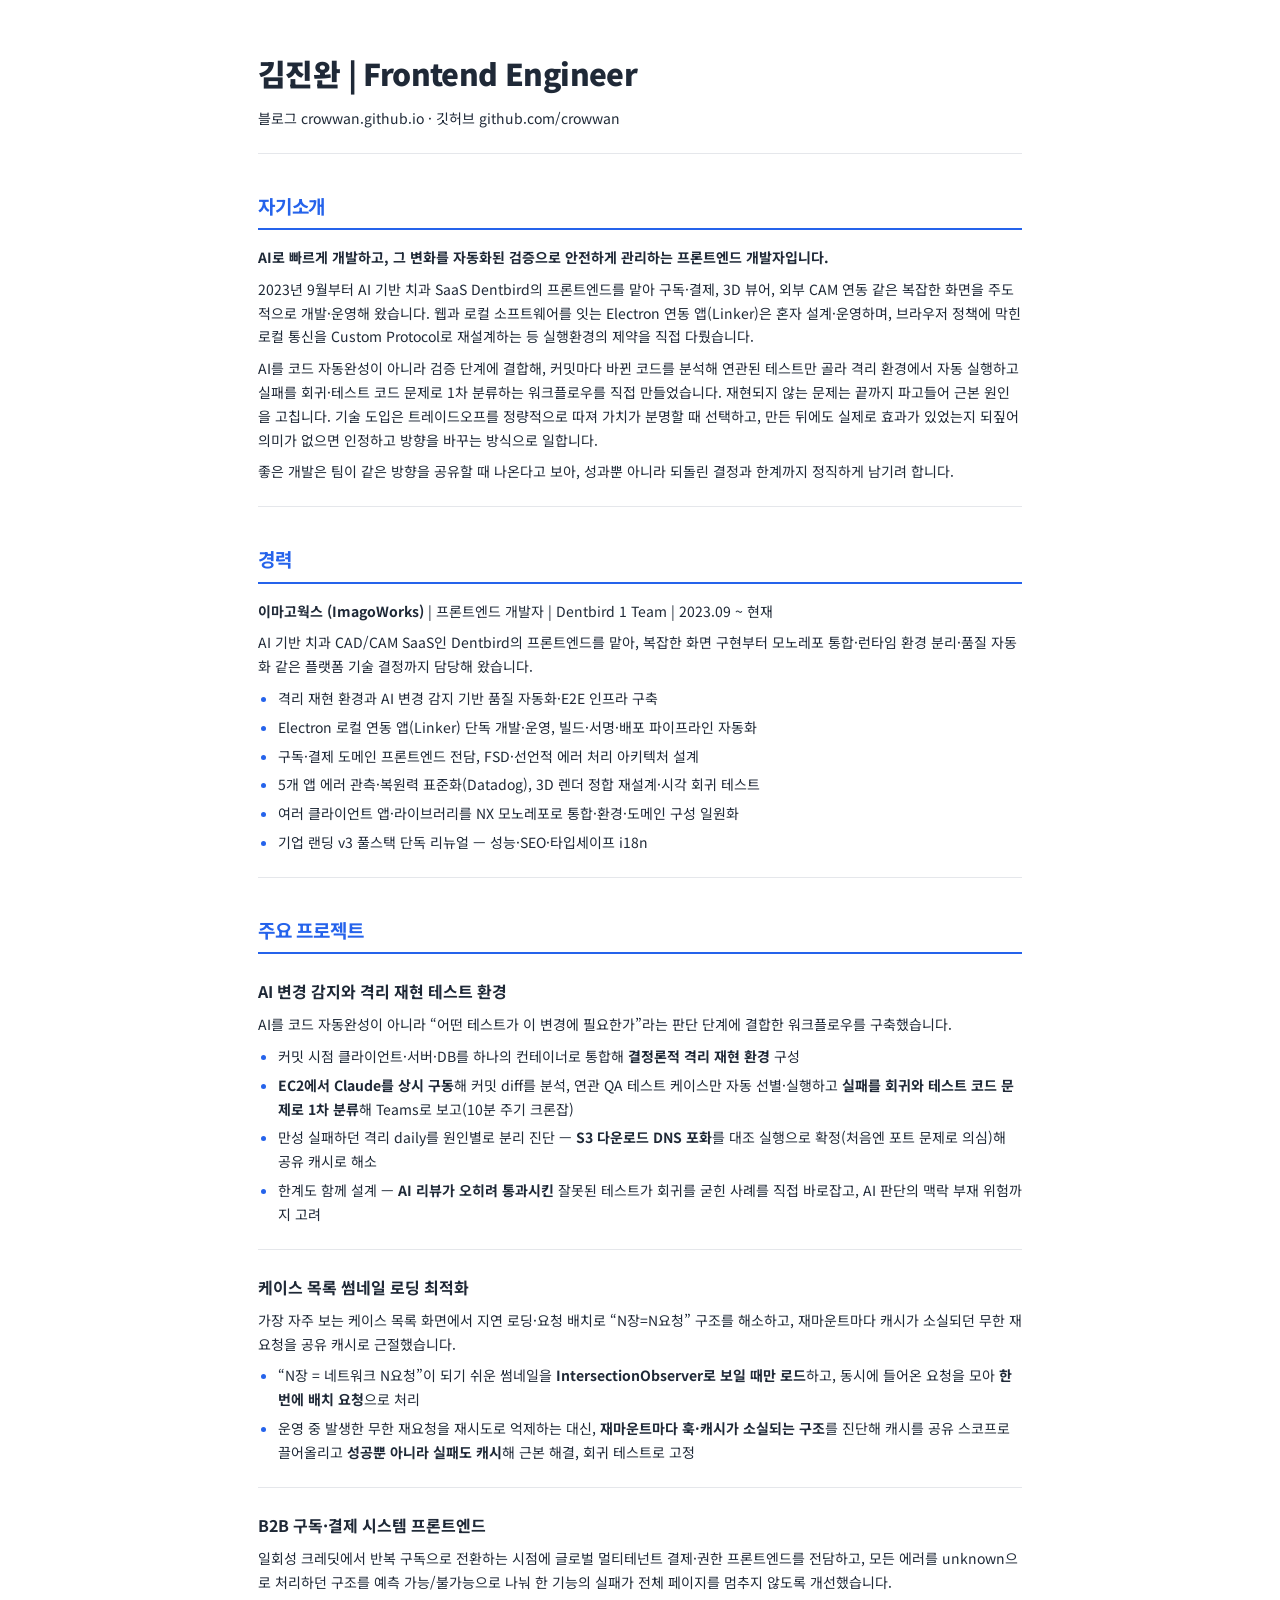
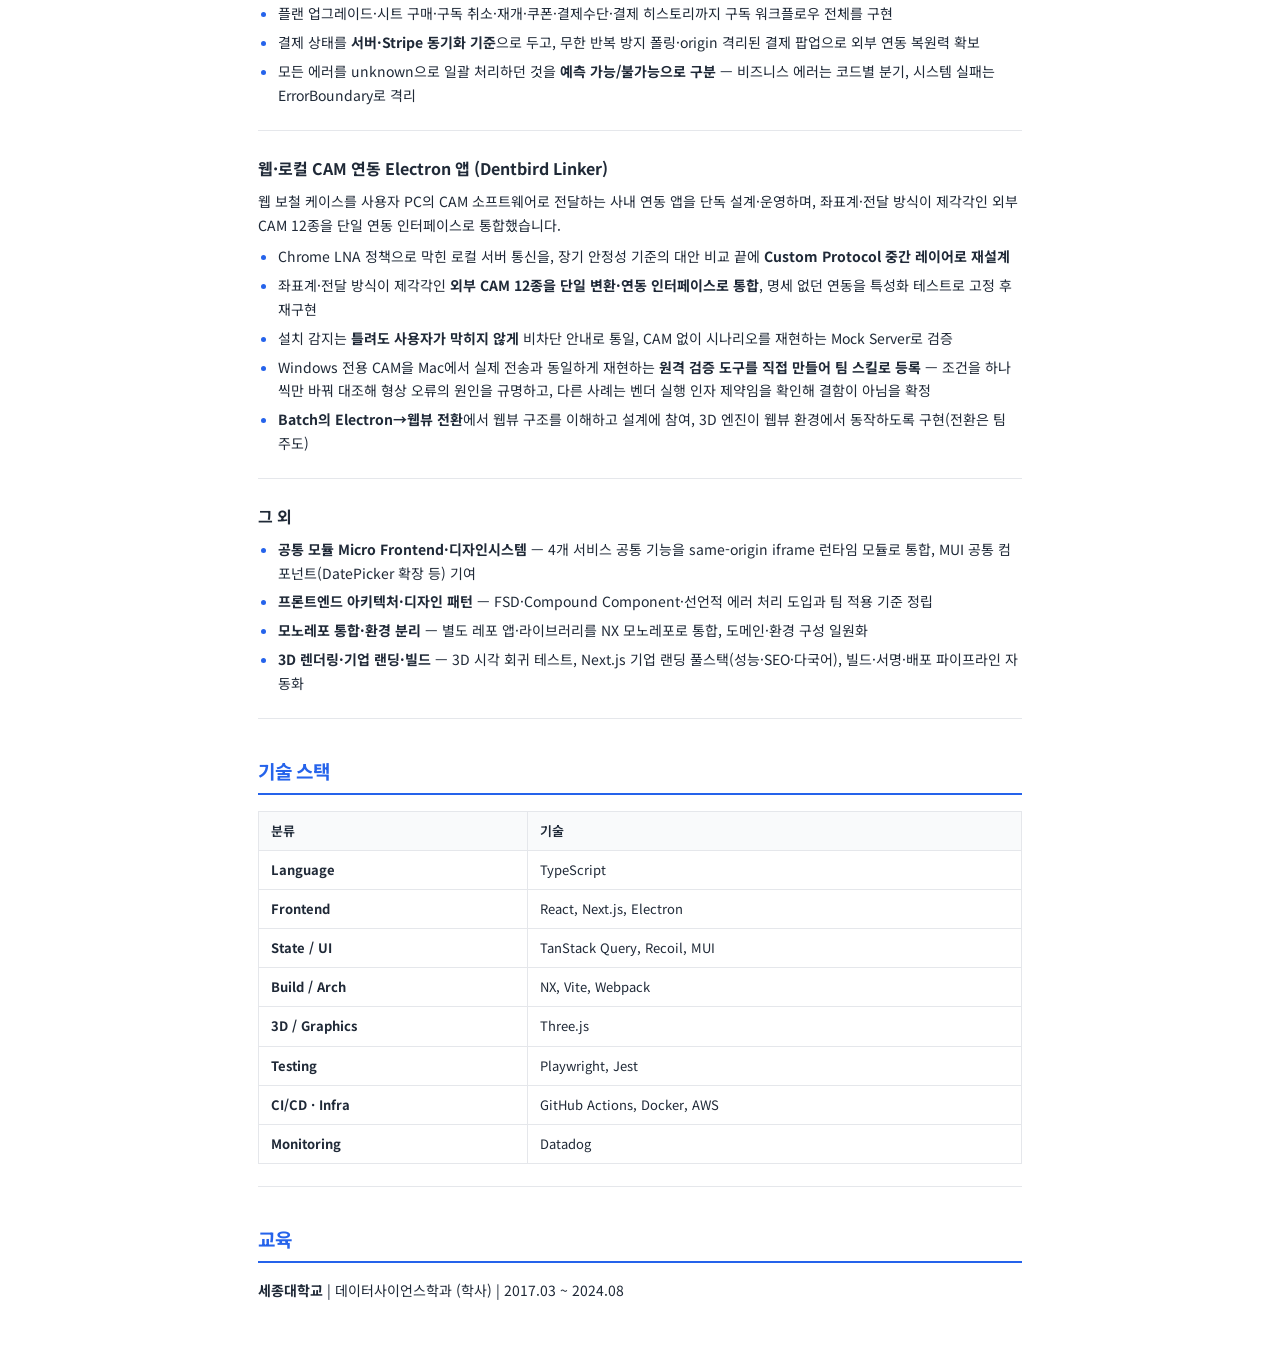
<file: applications/당근/resume.html>
<!DOCTYPE html>
<html xmlns="http://www.w3.org/1999/xhtml" lang="ko" xml:lang="ko">
<head>
  <meta charset="utf-8" />
  <meta name="generator" content="pandoc" />
  <meta name="viewport" content="width=device-width, initial-scale=1.0, user-scalable=yes" />
  <title>김진완 이력서 | 당근</title>
  <style>
    /* Default styles provided by pandoc.
    ** See https://pandoc.org/MANUAL.html#variables-for-html for config info.
    */
    code{white-space: pre-wrap;}
    span.smallcaps{font-variant: small-caps;}
    div.columns{display: flex; gap: min(4vw, 1.5em);}
    div.column{flex: auto; overflow-x: auto;}
    div.hanging-indent{margin-left: 1.5em; text-indent: -1.5em;}
    /* The extra [class] is a hack that increases specificity enough to
       override a similar rule in reveal.js */
    ul.task-list[class]{list-style: none;}
    ul.task-list li input[type="checkbox"] {
      font-size: inherit;
      width: 0.8em;
      margin: 0 0.8em 0.2em -1.6em;
      vertical-align: middle;
    }
    .display.math{display: block; text-align: center; margin: 0.5rem auto;}
  </style>
  <link rel="stylesheet" href="resume-style.css" />
</head>
<body>
<section id="김진완-frontend-engineer" class="level1">
<h1>김진완 | Frontend Engineer</h1>
<p>블로그 crowwan.github.io · 깃허브 github.com/crowwan</p>
<hr />
<section id="자기소개" class="level2">
<h2>자기소개</h2>
<p><strong>AI로 빠르게 개발하고, 그 변화를 자동화된 검증으로 안전하게
관리하는 프론트엔드 개발자입니다.</strong></p>
<p>2023년 9월부터 AI 기반 치과 SaaS Dentbird의 프론트엔드를 맡아
구독·결제, 3D 뷰어, 외부 CAM 연동 같은 복잡한 화면을 주도적으로
개발·운영해 왔습니다. 웹과 로컬 소프트웨어를 잇는 Electron 연동
앱(Linker)은 혼자 설계·운영하며, 브라우저 정책에 막힌 로컬 통신을 Custom
Protocol로 재설계하는 등 실행환경의 제약을 직접 다뤘습니다.</p>
<p>AI를 코드 자동완성이 아니라 검증 단계에 결합해, 커밋마다 바뀐 코드를
분석해 연관된 테스트만 골라 격리 환경에서 자동 실행하고 실패를
회귀·테스트 코드 문제로 1차 분류하는 워크플로우를 직접 만들었습니다.
재현되지 않는 문제는 끝까지 파고들어 근본 원인을 고칩니다. 기술 도입은
트레이드오프를 정량적으로 따져 가치가 분명할 때 선택하고, 만든 뒤에도
실제로 효과가 있었는지 되짚어 의미가 없으면 인정하고 방향을 바꾸는
방식으로 일합니다.</p>
<p>좋은 개발은 팀이 같은 방향을 공유할 때 나온다고 보아, 성과뿐 아니라
되돌린 결정과 한계까지 정직하게 남기려 합니다.</p>
<hr />
</section>
<section id="경력" class="level2">
<h2>경력</h2>
<p><strong>이마고웍스 (ImagoWorks)</strong> | 프론트엔드 개발자 |
Dentbird 1 Team | 2023.09 ~ 현재</p>
<p>AI 기반 치과 CAD/CAM SaaS인 Dentbird의 프론트엔드를 맡아, 복잡한 화면
구현부터 모노레포 통합·런타임 환경 분리·품질 자동화 같은 플랫폼 기술
결정까지 담당해 왔습니다.</p>
<ul>
<li>격리 재현 환경과 AI 변경 감지 기반 품질 자동화·E2E 인프라 구축</li>
<li>Electron 로컬 연동 앱(Linker) 단독 개발·운영, 빌드·서명·배포
파이프라인 자동화</li>
<li>구독·결제 도메인 프론트엔드 전담, FSD·선언적 에러 처리 아키텍처
설계</li>
<li>5개 앱 에러 관측·복원력 표준화(Datadog), 3D 렌더 정합 재설계·시각
회귀 테스트</li>
<li>여러 클라이언트 앱·라이브러리를 NX 모노레포로 통합·환경·도메인 구성
일원화</li>
<li>기업 랜딩 v3 풀스택 단독 리뉴얼 — 성능·SEO·타입세이프 i18n</li>
</ul>
<hr />
</section>
<section id="주요-프로젝트" class="level2">
<h2>주요 프로젝트</h2>
<section id="ai-변경-감지와-격리-재현-테스트-환경" class="level3">
<h3>AI 변경 감지와 격리 재현 테스트 환경</h3>
<p>AI를 코드 자동완성이 아니라 “어떤 테스트가 이 변경에 필요한가”라는
판단 단계에 결합한 워크플로우를 구축했습니다.</p>
<ul>
<li>커밋 시점 클라이언트·서버·DB를 하나의 컨테이너로 통합해
<strong>결정론적 격리 재현 환경</strong> 구성</li>
<li><strong>EC2에서 Claude를 상시 구동</strong>해 커밋 diff를 분석, 연관
QA 테스트 케이스만 자동 선별·실행하고 <strong>실패를 회귀와 테스트 코드
문제로 1차 분류</strong>해 Teams로 보고(10분 주기 크론잡)</li>
<li>만성 실패하던 격리 daily를 원인별로 분리 진단 — <strong>S3 다운로드
DNS 포화</strong>를 대조 실행으로 확정(처음엔 포트 문제로 의심)해 공유
캐시로 해소</li>
<li>한계도 함께 설계 — <strong>AI 리뷰가 오히려 통과시킨</strong> 잘못된
테스트가 회귀를 굳힌 사례를 직접 바로잡고, AI 판단의 맥락 부재 위험까지
고려</li>
</ul>
<hr />
</section>
<section id="케이스-목록-썸네일-로딩-최적화" class="level3">
<h3>케이스 목록 썸네일 로딩 최적화</h3>
<p>가장 자주 보는 케이스 목록 화면에서 지연 로딩·요청 배치로 “N장=N요청”
구조를 해소하고, 재마운트마다 캐시가 소실되던 무한 재요청을 공유 캐시로
근절했습니다.</p>
<ul>
<li>“N장 = 네트워크 N요청”이 되기 쉬운 썸네일을
<strong>IntersectionObserver로 보일 때만 로드</strong>하고, 동시에
들어온 요청을 모아 <strong>한 번에 배치 요청</strong>으로 처리</li>
<li>운영 중 발생한 무한 재요청을 재시도로 억제하는 대신,
<strong>재마운트마다 훅·캐시가 소실되는 구조</strong>를 진단해 캐시를
공유 스코프로 끌어올리고 <strong>성공뿐 아니라 실패도 캐시</strong>해
근본 해결, 회귀 테스트로 고정</li>
</ul>
<hr />
</section>
<section id="b2b-구독결제-시스템-프론트엔드" class="level3">
<h3>B2B 구독·결제 시스템 프론트엔드</h3>
<p>일회성 크레딧에서 반복 구독으로 전환하는 시점에 글로벌 멀티테넌트
결제·권한 프론트엔드를 전담하고, 모든 에러를 unknown으로 처리하던 구조를
예측 가능/불가능으로 나눠 한 기능의 실패가 전체 페이지를 멈추지 않도록
개선했습니다.</p>
<ul>
<li>플랜 업그레이드·시트 구매·구독 취소·재개·쿠폰·결제수단·결제
히스토리까지 구독 워크플로우 전체를 구현</li>
<li>결제 상태를 <strong>서버·Stripe 동기화 기준</strong>으로 두고, 무한
반복 방지 폴링·origin 격리된 결제 팝업으로 외부 연동 복원력 확보</li>
<li>모든 에러를 unknown으로 일괄 처리하던 것을 <strong>예측
가능/불가능으로 구분</strong> — 비즈니스 에러는 코드별 분기, 시스템
실패는 ErrorBoundary로 격리</li>
</ul>
<hr />
</section>
<section id="웹로컬-cam-연동-electron-앱-dentbird-linker"
class="level3">
<h3>웹·로컬 CAM 연동 Electron 앱 (Dentbird Linker)</h3>
<p>웹 보철 케이스를 사용자 PC의 CAM 소프트웨어로 전달하는 사내 연동 앱을
단독 설계·운영하며, 좌표계·전달 방식이 제각각인 외부 CAM 12종을 단일
연동 인터페이스로 통합했습니다.</p>
<ul>
<li>Chrome LNA 정책으로 막힌 로컬 서버 통신을, 장기 안정성 기준의 대안
비교 끝에 <strong>Custom Protocol 중간 레이어로 재설계</strong></li>
<li>좌표계·전달 방식이 제각각인 <strong>외부 CAM 12종을 단일 변환·연동
인터페이스로 통합</strong>, 명세 없던 연동을 특성화 테스트로 고정 후
재구현</li>
<li>설치 감지는 <strong>틀려도 사용자가 막히지 않게</strong> 비차단
안내로 통일, CAM 없이 시나리오를 재현하는 Mock Server로 검증</li>
<li>Windows 전용 CAM을 Mac에서 실제 전송과 동일하게 재현하는
<strong>원격 검증 도구를 직접 만들어 팀 스킬로 등록</strong> — 조건을
하나씩만 바꿔 대조해 형상 오류의 원인을 규명하고, 다른 사례는 벤더 실행
인자 제약임을 확인해 결함이 아님을 확정</li>
<li><strong>Batch의 Electron→웹뷰 전환</strong>에서 웹뷰 구조를 이해하고
설계에 참여, 3D 엔진이 웹뷰 환경에서 동작하도록 구현(전환은 팀
주도)</li>
</ul>
<hr />
</section>
<section id="그-외" class="level3">
<h3>그 외</h3>
<ul>
<li><strong>공통 모듈 Micro Frontend·디자인시스템</strong> — 4개 서비스
공통 기능을 same-origin iframe 런타임 모듈로 통합, MUI 공통
컴포넌트(DatePicker 확장 등) 기여</li>
<li><strong>프론트엔드 아키텍처·디자인 패턴</strong> — FSD·Compound
Component·선언적 에러 처리 도입과 팀 적용 기준 정립</li>
<li><strong>모노레포 통합·환경 분리</strong> — 별도 레포 앱·라이브러리를
NX 모노레포로 통합, 도메인·환경 구성 일원화</li>
<li><strong>3D 렌더링·기업 랜딩·빌드</strong> — 3D 시각 회귀 테스트,
Next.js 기업 랜딩 풀스택(성능·SEO·다국어), 빌드·서명·배포 파이프라인
자동화</li>
</ul>
<hr />
</section>
</section>
<section id="기술-스택" class="level2">
<h2>기술 스택</h2>
<table>
<thead>
<tr>
<th>분류</th>
<th>기술</th>
</tr>
</thead>
<tbody>
<tr>
<td><strong>Language</strong></td>
<td>TypeScript</td>
</tr>
<tr>
<td><strong>Frontend</strong></td>
<td>React, Next.js, Electron</td>
</tr>
<tr>
<td><strong>State / UI</strong></td>
<td>TanStack Query, Recoil, MUI</td>
</tr>
<tr>
<td><strong>Build / Arch</strong></td>
<td>NX, Vite, Webpack</td>
</tr>
<tr>
<td><strong>3D / Graphics</strong></td>
<td>Three.js</td>
</tr>
<tr>
<td><strong>Testing</strong></td>
<td>Playwright, Jest</td>
</tr>
<tr>
<td><strong>CI/CD · Infra</strong></td>
<td>GitHub Actions, Docker, AWS</td>
</tr>
<tr>
<td><strong>Monitoring</strong></td>
<td>Datadog</td>
</tr>
</tbody>
</table>
<hr />
</section>
<section id="교육" class="level2">
<h2>교육</h2>
<p><strong>세종대학교</strong> | 데이터사이언스학과 (학사) | 2017.03 ~
2024.08</p>
</section>
</section>
</body>
</html>
</file>
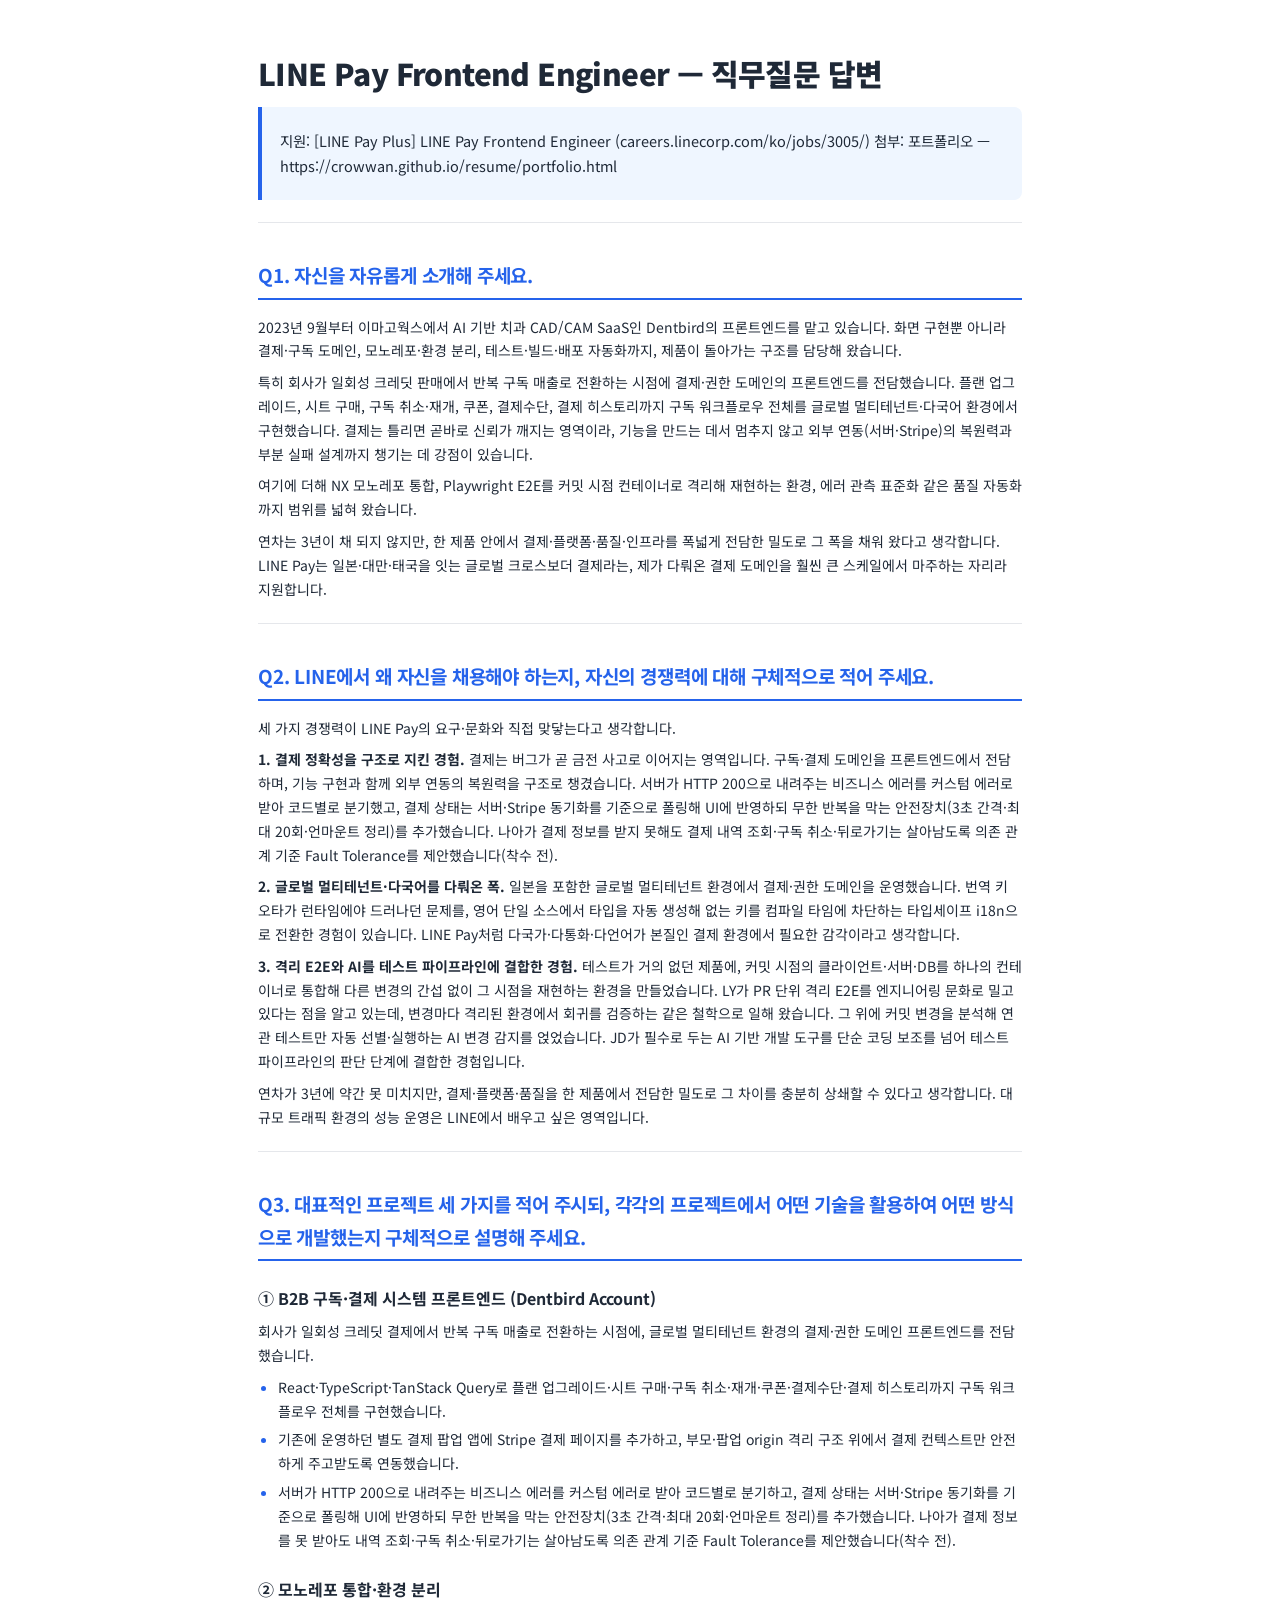
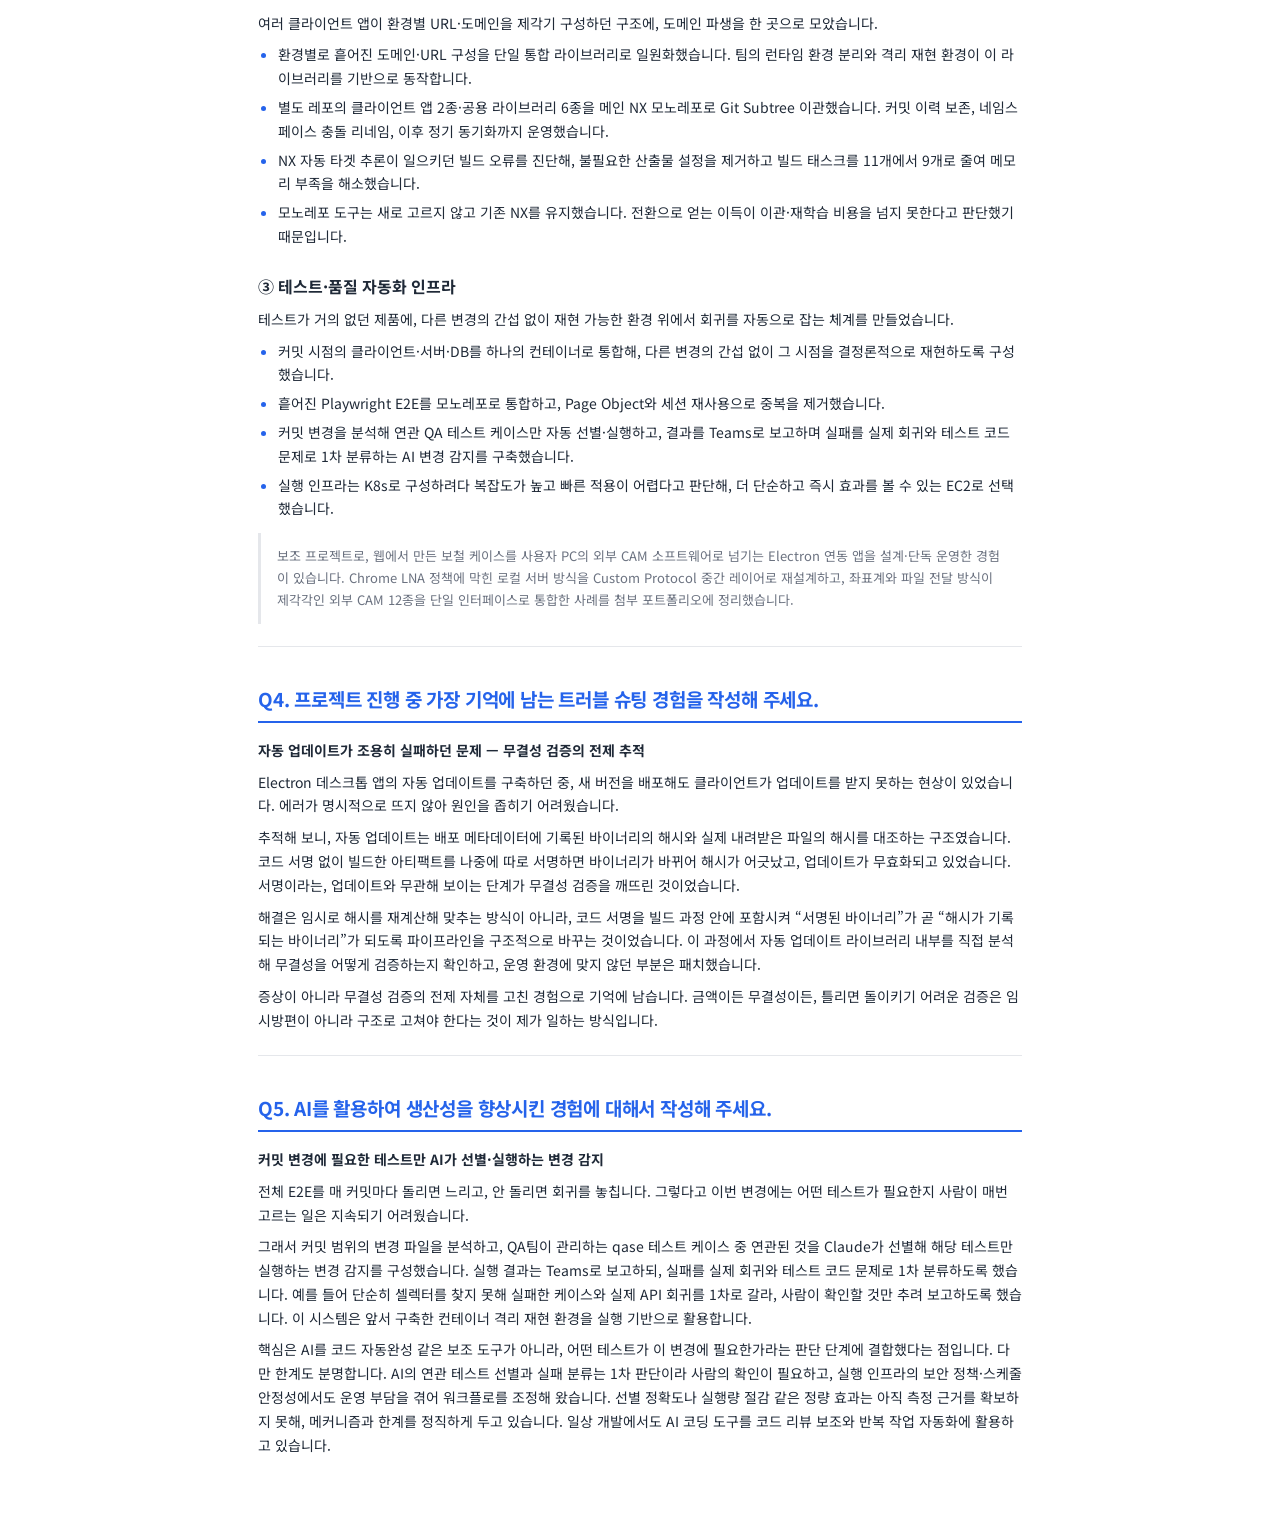
<file: applications/라인/answers.html>
<!DOCTYPE html>
<html xmlns="http://www.w3.org/1999/xhtml" lang="ko" xml:lang="ko">
<head>
  <meta charset="utf-8" />
  <meta name="generator" content="pandoc" />
  <meta name="viewport" content="width=device-width, initial-scale=1.0, user-scalable=yes" />
  <title>김진완 | 라인 지원 답변</title>
  <style>
    /* Default styles provided by pandoc.
    ** See https://pandoc.org/MANUAL.html#variables-for-html for config info.
    */
    code{white-space: pre-wrap;}
    span.smallcaps{font-variant: small-caps;}
    div.columns{display: flex; gap: min(4vw, 1.5em);}
    div.column{flex: auto; overflow-x: auto;}
    div.hanging-indent{margin-left: 1.5em; text-indent: -1.5em;}
    /* The extra [class] is a hack that increases specificity enough to
       override a similar rule in reveal.js */
    ul.task-list[class]{list-style: none;}
    ul.task-list li input[type="checkbox"] {
      font-size: inherit;
      width: 0.8em;
      margin: 0 0.8em 0.2em -1.6em;
      vertical-align: middle;
    }
    .display.math{display: block; text-align: center; margin: 0.5rem auto;}
  </style>
  <link rel="stylesheet" href="resume-style.css" />
</head>
<body>
<section id="line-pay-frontend-engineer-직무질문-답변" class="level1">
<h1>LINE Pay Frontend Engineer — 직무질문 답변</h1>
<blockquote>
<p>지원: [LINE Pay Plus] LINE Pay Frontend Engineer
(careers.linecorp.com/ko/jobs/3005/) 첨부: 포트폴리오 —
https://crowwan.github.io/resume/portfolio.html</p>
</blockquote>
<hr />
<section id="q1.-자신을-자유롭게-소개해-주세요." class="level2">
<h2>Q1. 자신을 자유롭게 소개해 주세요.</h2>
<p>2023년 9월부터 이마고웍스에서 AI 기반 치과 CAD/CAM SaaS인 Dentbird의
프론트엔드를 맡고 있습니다. 화면 구현뿐 아니라 결제·구독 도메인,
모노레포·환경 분리, 테스트·빌드·배포 자동화까지, 제품이 돌아가는 구조를
담당해 왔습니다.</p>
<p>특히 회사가 일회성 크레딧 판매에서 반복 구독 매출로 전환하는 시점에
결제·권한 도메인의 프론트엔드를 전담했습니다. 플랜 업그레이드, 시트
구매, 구독 취소·재개, 쿠폰, 결제수단, 결제 히스토리까지 구독 워크플로우
전체를 글로벌 멀티테넌트·다국어 환경에서 구현했습니다. 결제는 틀리면
곧바로 신뢰가 깨지는 영역이라, 기능을 만드는 데서 멈추지 않고 외부
연동(서버·Stripe)의 복원력과 부분 실패 설계까지 챙기는 데 강점이
있습니다.</p>
<p>여기에 더해 NX 모노레포 통합, Playwright E2E를 커밋 시점 컨테이너로
격리해 재현하는 환경, 에러 관측 표준화 같은 품질 자동화까지 범위를 넓혀
왔습니다.</p>
<p>연차는 3년이 채 되지 않지만, 한 제품 안에서 결제·플랫폼·품질·인프라를
폭넓게 전담한 밀도로 그 폭을 채워 왔다고 생각합니다. LINE Pay는
일본·대만·태국을 잇는 글로벌 크로스보더 결제라는, 제가 다뤄온 결제
도메인을 훨씬 큰 스케일에서 마주하는 자리라 지원합니다.</p>
<hr />
</section>
<section
id="q2.-line에서-왜-자신을-채용해야-하는지-자신의-경쟁력에-대해-구체적으로-적어-주세요."
class="level2">
<h2>Q2. LINE에서 왜 자신을 채용해야 하는지, 자신의 경쟁력에 대해
구체적으로 적어 주세요.</h2>
<p>세 가지 경쟁력이 LINE Pay의 요구·문화와 직접 맞닿는다고
생각합니다.</p>
<p><strong>1. 결제 정확성을 구조로 지킨 경험.</strong> 결제는 버그가 곧
금전 사고로 이어지는 영역입니다. 구독·결제 도메인을 프론트엔드에서
전담하며, 기능 구현과 함께 외부 연동의 복원력을 구조로 챙겼습니다.
서버가 HTTP 200으로 내려주는 비즈니스 에러를 커스텀 에러로 받아 코드별로
분기했고, 결제 상태는 서버·Stripe 동기화를 기준으로 폴링해 UI에 반영하되
무한 반복을 막는 안전장치(3초 간격·최대 20회·언마운트 정리)를
추가했습니다. 나아가 결제 정보를 받지 못해도 결제 내역 조회·구독
취소·뒤로가기는 살아남도록 의존 관계 기준 Fault Tolerance를
제안했습니다(착수 전).</p>
<p><strong>2. 글로벌 멀티테넌트·다국어를 다뤄온 폭.</strong> 일본을
포함한 글로벌 멀티테넌트 환경에서 결제·권한 도메인을 운영했습니다. 번역
키 오타가 런타임에야 드러나던 문제를, 영어 단일 소스에서 타입을 자동
생성해 없는 키를 컴파일 타임에 차단하는 타입세이프 i18n으로 전환한
경험이 있습니다. LINE Pay처럼 다국가·다통화·다언어가 본질인 결제
환경에서 필요한 감각이라고 생각합니다.</p>
<p><strong>3. 격리 E2E와 AI를 테스트 파이프라인에 결합한 경험.</strong>
테스트가 거의 없던 제품에, 커밋 시점의 클라이언트·서버·DB를 하나의
컨테이너로 통합해 다른 변경의 간섭 없이 그 시점을 재현하는 환경을
만들었습니다. LY가 PR 단위 격리 E2E를 엔지니어링 문화로 밀고 있다는 점을
알고 있는데, 변경마다 격리된 환경에서 회귀를 검증하는 같은 철학으로 일해
왔습니다. 그 위에 커밋 변경을 분석해 연관 테스트만 자동 선별·실행하는 AI
변경 감지를 얹었습니다. JD가 필수로 두는 AI 기반 개발 도구를 단순 코딩
보조를 넘어 테스트 파이프라인의 판단 단계에 결합한 경험입니다.</p>
<p>연차가 3년에 약간 못 미치지만, 결제·플랫폼·품질을 한 제품에서 전담한
밀도로 그 차이를 충분히 상쇄할 수 있다고 생각합니다. 대규모 트래픽
환경의 성능 운영은 LINE에서 배우고 싶은 영역입니다.</p>
<hr />
</section>
<section
id="q3.-대표적인-프로젝트-세-가지를-적어-주시되-각각의-프로젝트에서-어떤-기술을-활용하여-어떤-방식으로-개발했는지-구체적으로-설명해-주세요."
class="level2">
<h2>Q3. 대표적인 프로젝트 세 가지를 적어 주시되, 각각의 프로젝트에서
어떤 기술을 활용하여 어떤 방식으로 개발했는지 구체적으로 설명해
주세요.</h2>
<section id="b2b-구독결제-시스템-프론트엔드-dentbird-account"
class="level3">
<h3>① B2B 구독·결제 시스템 프론트엔드 (Dentbird Account)</h3>
<p>회사가 일회성 크레딧 결제에서 반복 구독 매출로 전환하는 시점에,
글로벌 멀티테넌트 환경의 결제·권한 도메인 프론트엔드를 전담했습니다.</p>
<ul>
<li>React·TypeScript·TanStack Query로 플랜 업그레이드·시트 구매·구독
취소·재개·쿠폰·결제수단·결제 히스토리까지 구독 워크플로우 전체를
구현했습니다.</li>
<li>기존에 운영하던 별도 결제 팝업 앱에 Stripe 결제 페이지를 추가하고,
부모·팝업 origin 격리 구조 위에서 결제 컨텍스트만 안전하게 주고받도록
연동했습니다.</li>
<li>서버가 HTTP 200으로 내려주는 비즈니스 에러를 커스텀 에러로 받아
코드별로 분기하고, 결제 상태는 서버·Stripe 동기화를 기준으로 폴링해 UI에
반영하되 무한 반복을 막는 안전장치(3초 간격·최대 20회·언마운트 정리)를
추가했습니다. 나아가 결제 정보를 못 받아도 내역 조회·구독
취소·뒤로가기는 살아남도록 의존 관계 기준 Fault Tolerance를
제안했습니다(착수 전).</li>
</ul>
</section>
<section id="모노레포-통합환경-분리" class="level3">
<h3>② 모노레포 통합·환경 분리</h3>
<p>여러 클라이언트 앱이 환경별 URL·도메인을 제각기 구성하던 구조에,
도메인 파생을 한 곳으로 모았습니다.</p>
<ul>
<li>환경별로 흩어진 도메인·URL 구성을 단일 통합 라이브러리로
일원화했습니다. 팀의 런타임 환경 분리와 격리 재현 환경이 이 라이브러리를
기반으로 동작합니다.</li>
<li>별도 레포의 클라이언트 앱 2종·공용 라이브러리 6종을 메인 NX
모노레포로 Git Subtree 이관했습니다. 커밋 이력 보존, 네임스페이스 충돌
리네임, 이후 정기 동기화까지 운영했습니다.</li>
<li>NX 자동 타겟 추론이 일으키던 빌드 오류를 진단해, 불필요한 산출물
설정을 제거하고 빌드 태스크를 11개에서 9개로 줄여 메모리 부족을
해소했습니다.</li>
<li>모노레포 도구는 새로 고르지 않고 기존 NX를 유지했습니다. 전환으로
얻는 이득이 이관·재학습 비용을 넘지 못한다고 판단했기 때문입니다.</li>
</ul>
</section>
<section id="테스트품질-자동화-인프라" class="level3">
<h3>③ 테스트·품질 자동화 인프라</h3>
<p>테스트가 거의 없던 제품에, 다른 변경의 간섭 없이 재현 가능한 환경
위에서 회귀를 자동으로 잡는 체계를 만들었습니다.</p>
<ul>
<li>커밋 시점의 클라이언트·서버·DB를 하나의 컨테이너로 통합해, 다른
변경의 간섭 없이 그 시점을 결정론적으로 재현하도록 구성했습니다.</li>
<li>흩어진 Playwright E2E를 모노레포로 통합하고, Page Object와 세션
재사용으로 중복을 제거했습니다.</li>
<li>커밋 변경을 분석해 연관 QA 테스트 케이스만 자동 선별·실행하고,
결과를 Teams로 보고하며 실패를 실제 회귀와 테스트 코드 문제로 1차
분류하는 AI 변경 감지를 구축했습니다.</li>
<li>실행 인프라는 K8s로 구성하려다 복잡도가 높고 빠른 적용이 어렵다고
판단해, 더 단순하고 즉시 효과를 볼 수 있는 EC2로 선택했습니다.</li>
</ul>
<blockquote>
<p>보조 프로젝트로, 웹에서 만든 보철 케이스를 사용자 PC의 외부 CAM
소프트웨어로 넘기는 Electron 연동 앱을 설계·단독 운영한 경험이 있습니다.
Chrome LNA 정책에 막힌 로컬 서버 방식을 Custom Protocol 중간 레이어로
재설계하고, 좌표계와 파일 전달 방식이 제각각인 외부 CAM 12종을 단일
인터페이스로 통합한 사례를 첨부 포트폴리오에 정리했습니다.</p>
</blockquote>
<hr />
</section>
</section>
<section
id="q4.-프로젝트-진행-중-가장-기억에-남는-트러블-슈팅-경험을-작성해-주세요."
class="level2">
<h2>Q4. 프로젝트 진행 중 가장 기억에 남는 트러블 슈팅 경험을 작성해
주세요.</h2>
<p><strong>자동 업데이트가 조용히 실패하던 문제 — 무결성 검증의 전제
추적</strong></p>
<p>Electron 데스크톱 앱의 자동 업데이트를 구축하던 중, 새 버전을
배포해도 클라이언트가 업데이트를 받지 못하는 현상이 있었습니다. 에러가
명시적으로 뜨지 않아 원인을 좁히기 어려웠습니다.</p>
<p>추적해 보니, 자동 업데이트는 배포 메타데이터에 기록된 바이너리의
해시와 실제 내려받은 파일의 해시를 대조하는 구조였습니다. 코드 서명 없이
빌드한 아티팩트를 나중에 따로 서명하면 바이너리가 바뀌어 해시가
어긋났고, 업데이트가 무효화되고 있었습니다. 서명이라는, 업데이트와
무관해 보이는 단계가 무결성 검증을 깨뜨린 것이었습니다.</p>
<p>해결은 임시로 해시를 재계산해 맞추는 방식이 아니라, 코드 서명을 빌드
과정 안에 포함시켜 “서명된 바이너리”가 곧 “해시가 기록되는 바이너리”가
되도록 파이프라인을 구조적으로 바꾸는 것이었습니다. 이 과정에서 자동
업데이트 라이브러리 내부를 직접 분석해 무결성을 어떻게 검증하는지
확인하고, 운영 환경에 맞지 않던 부분은 패치했습니다.</p>
<p>증상이 아니라 무결성 검증의 전제 자체를 고친 경험으로 기억에
남습니다. 금액이든 무결성이든, 틀리면 돌이키기 어려운 검증은 임시방편이
아니라 구조로 고쳐야 한다는 것이 제가 일하는 방식입니다.</p>
<hr />
</section>
<section
id="q5.-ai를-활용하여-생산성을-향상시킨-경험에-대해서-작성해-주세요."
class="level2">
<h2>Q5. AI를 활용하여 생산성을 향상시킨 경험에 대해서 작성해
주세요.</h2>
<p><strong>커밋 변경에 필요한 테스트만 AI가 선별·실행하는 변경
감지</strong></p>
<p>전체 E2E를 매 커밋마다 돌리면 느리고, 안 돌리면 회귀를 놓칩니다.
그렇다고 이번 변경에는 어떤 테스트가 필요한지 사람이 매번 고르는 일은
지속되기 어려웠습니다.</p>
<p>그래서 커밋 범위의 변경 파일을 분석하고, QA팀이 관리하는 qase 테스트
케이스 중 연관된 것을 Claude가 선별해 해당 테스트만 실행하는 변경 감지를
구성했습니다. 실행 결과는 Teams로 보고하되, 실패를 실제 회귀와 테스트
코드 문제로 1차 분류하도록 했습니다. 예를 들어 단순히 셀렉터를 찾지 못해
실패한 케이스와 실제 API 회귀를 1차로 갈라, 사람이 확인할 것만 추려
보고하도록 했습니다. 이 시스템은 앞서 구축한 컨테이너 격리 재현 환경을
실행 기반으로 활용합니다.</p>
<p>핵심은 AI를 코드 자동완성 같은 보조 도구가 아니라, 어떤 테스트가 이
변경에 필요한가라는 판단 단계에 결합했다는 점입니다. 다만 한계도
분명합니다. AI의 연관 테스트 선별과 실패 분류는 1차 판단이라 사람의
확인이 필요하고, 실행 인프라의 보안 정책·스케줄 안정성에서도 운영 부담을
겪어 워크플로를 조정해 왔습니다. 선별 정확도나 실행량 절감 같은 정량
효과는 아직 측정 근거를 확보하지 못해, 메커니즘과 한계를 정직하게 두고
있습니다. 일상 개발에서도 AI 코딩 도구를 코드 리뷰 보조와 반복 작업
자동화에 활용하고 있습니다.</p>
</section>
</section>
</body>
</html>
</file>
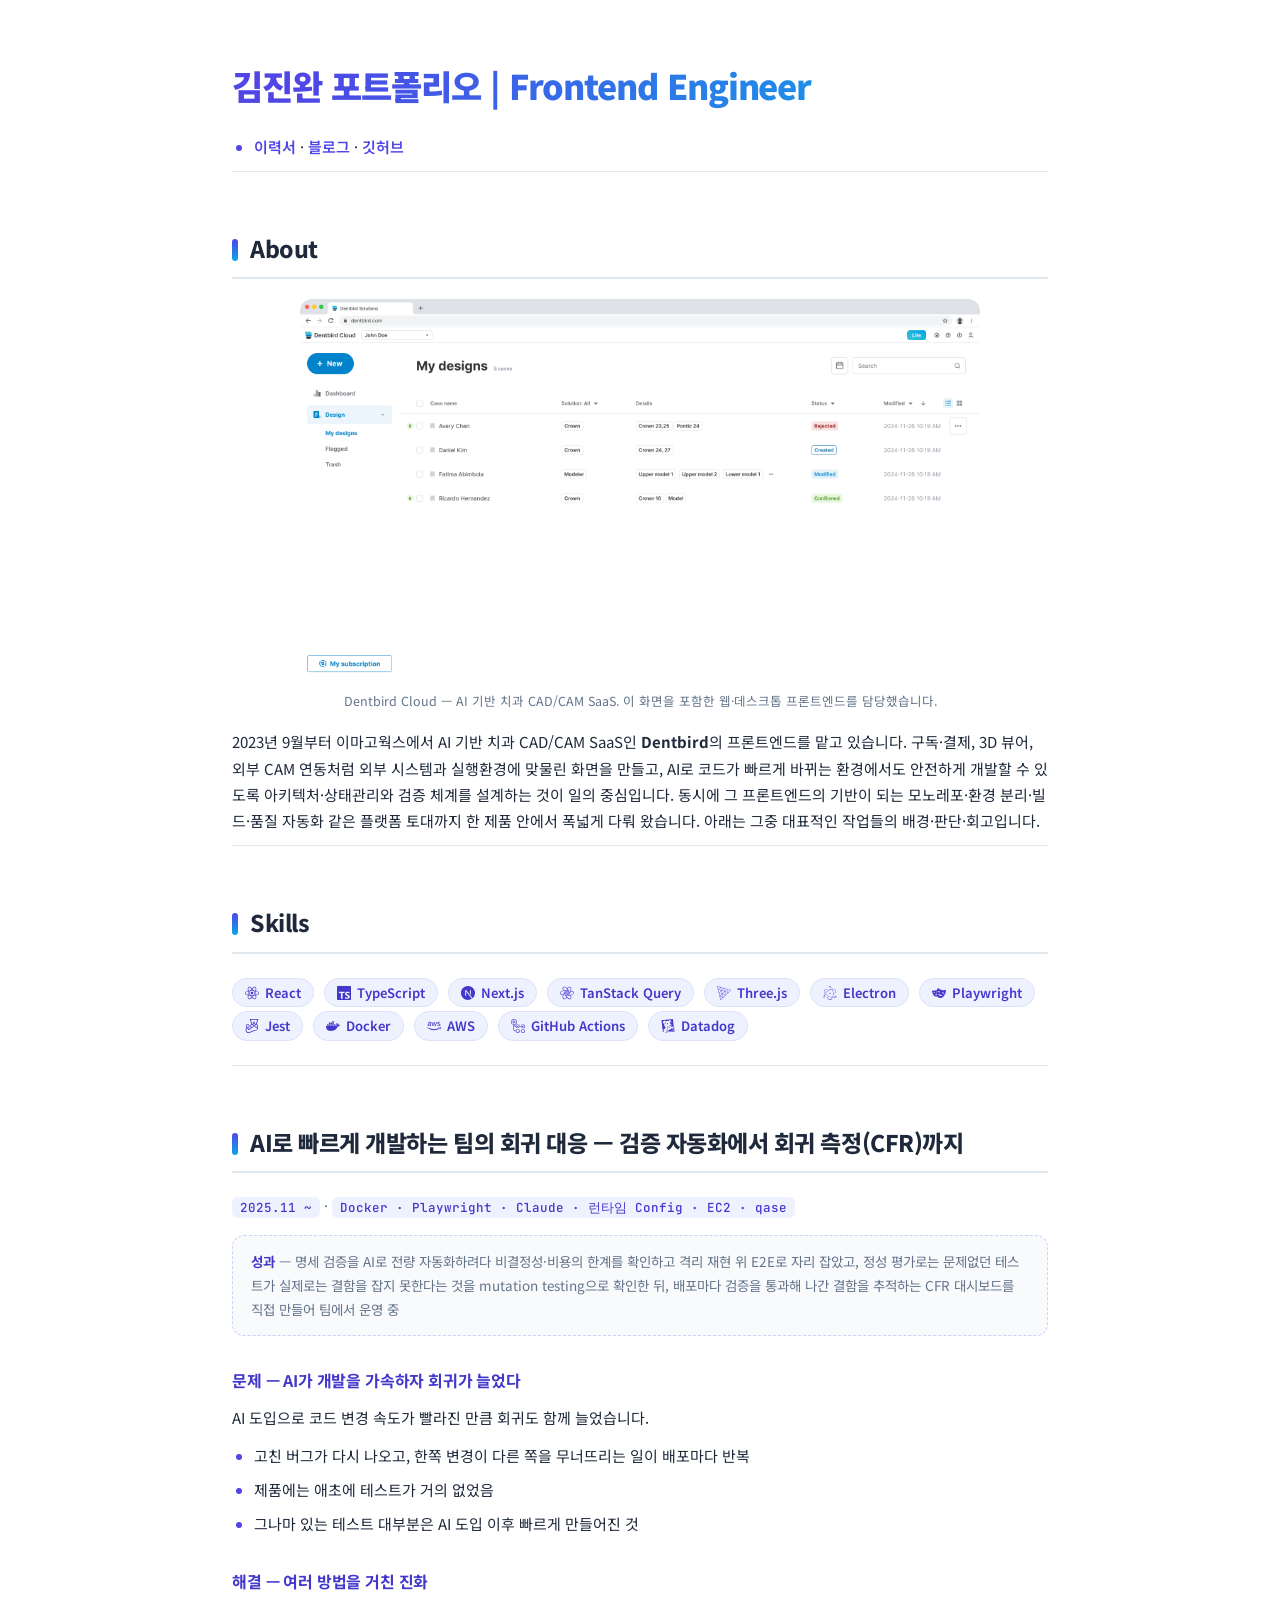
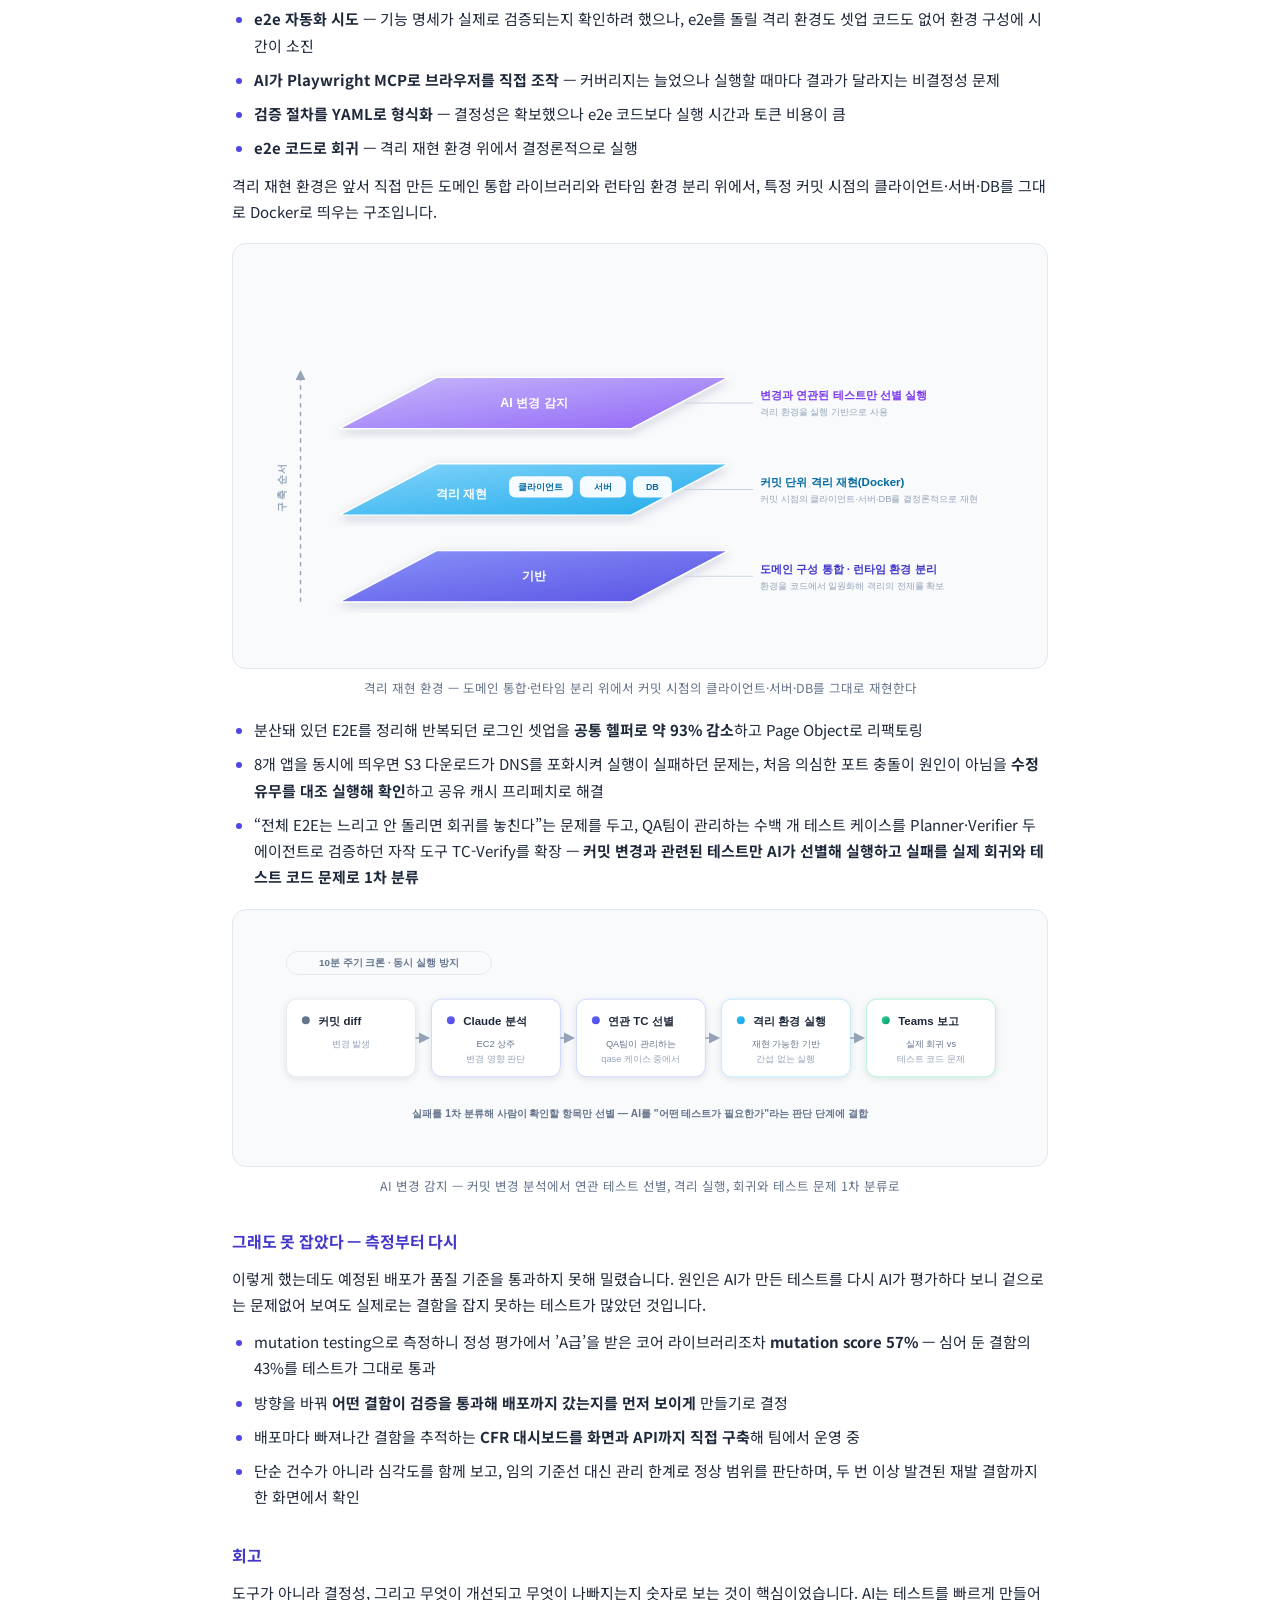
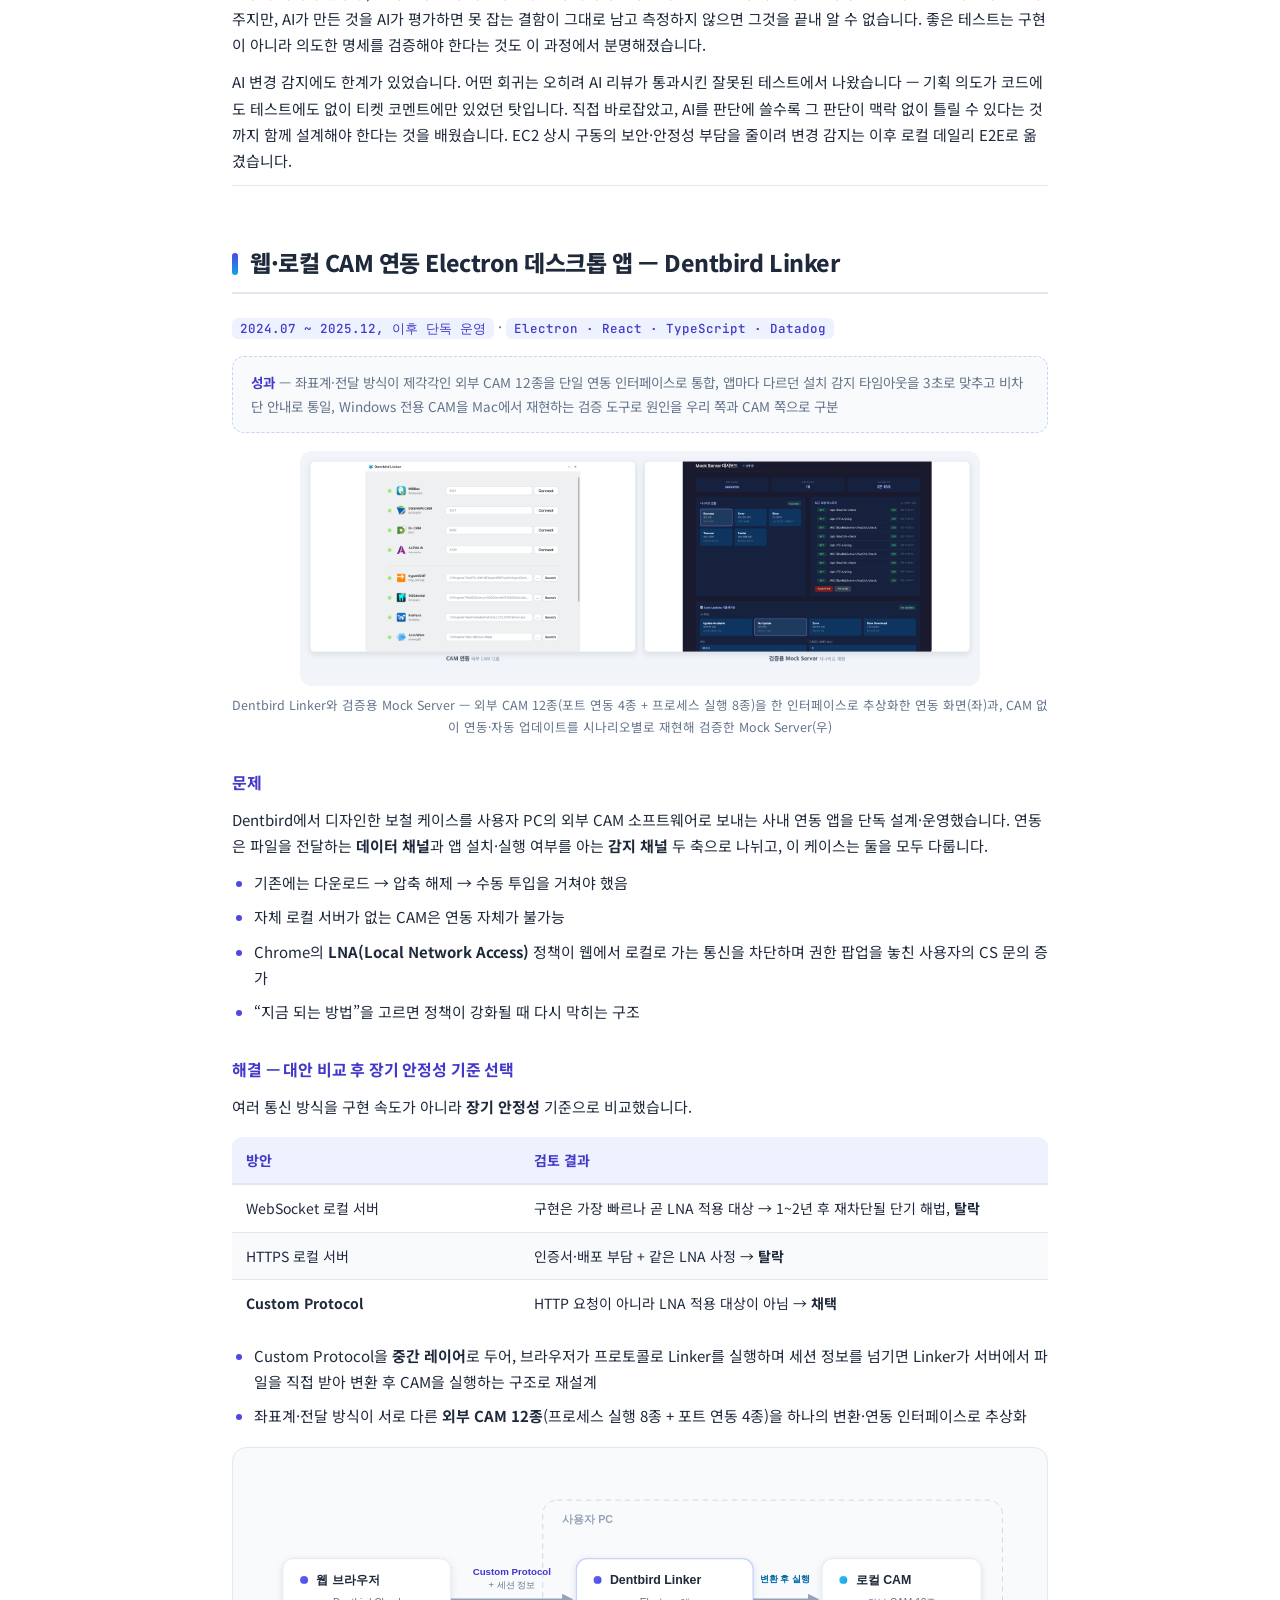
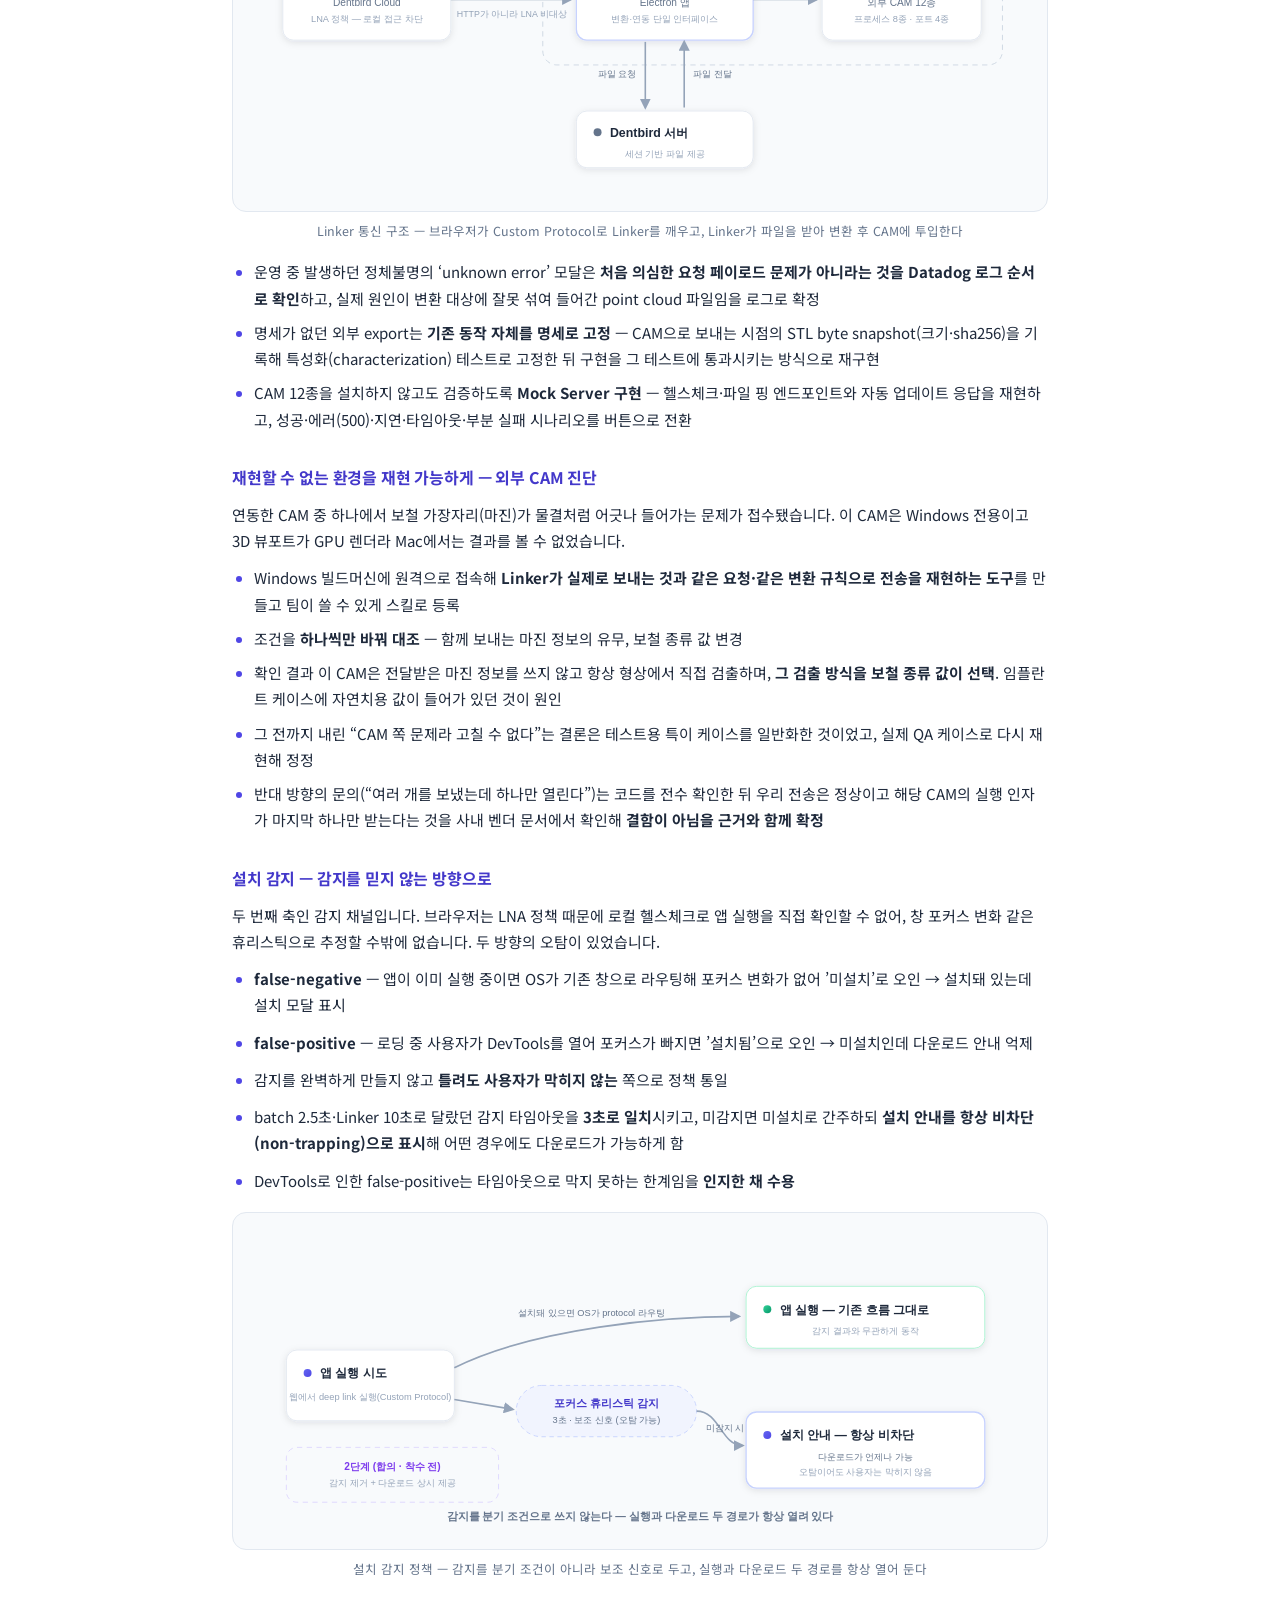
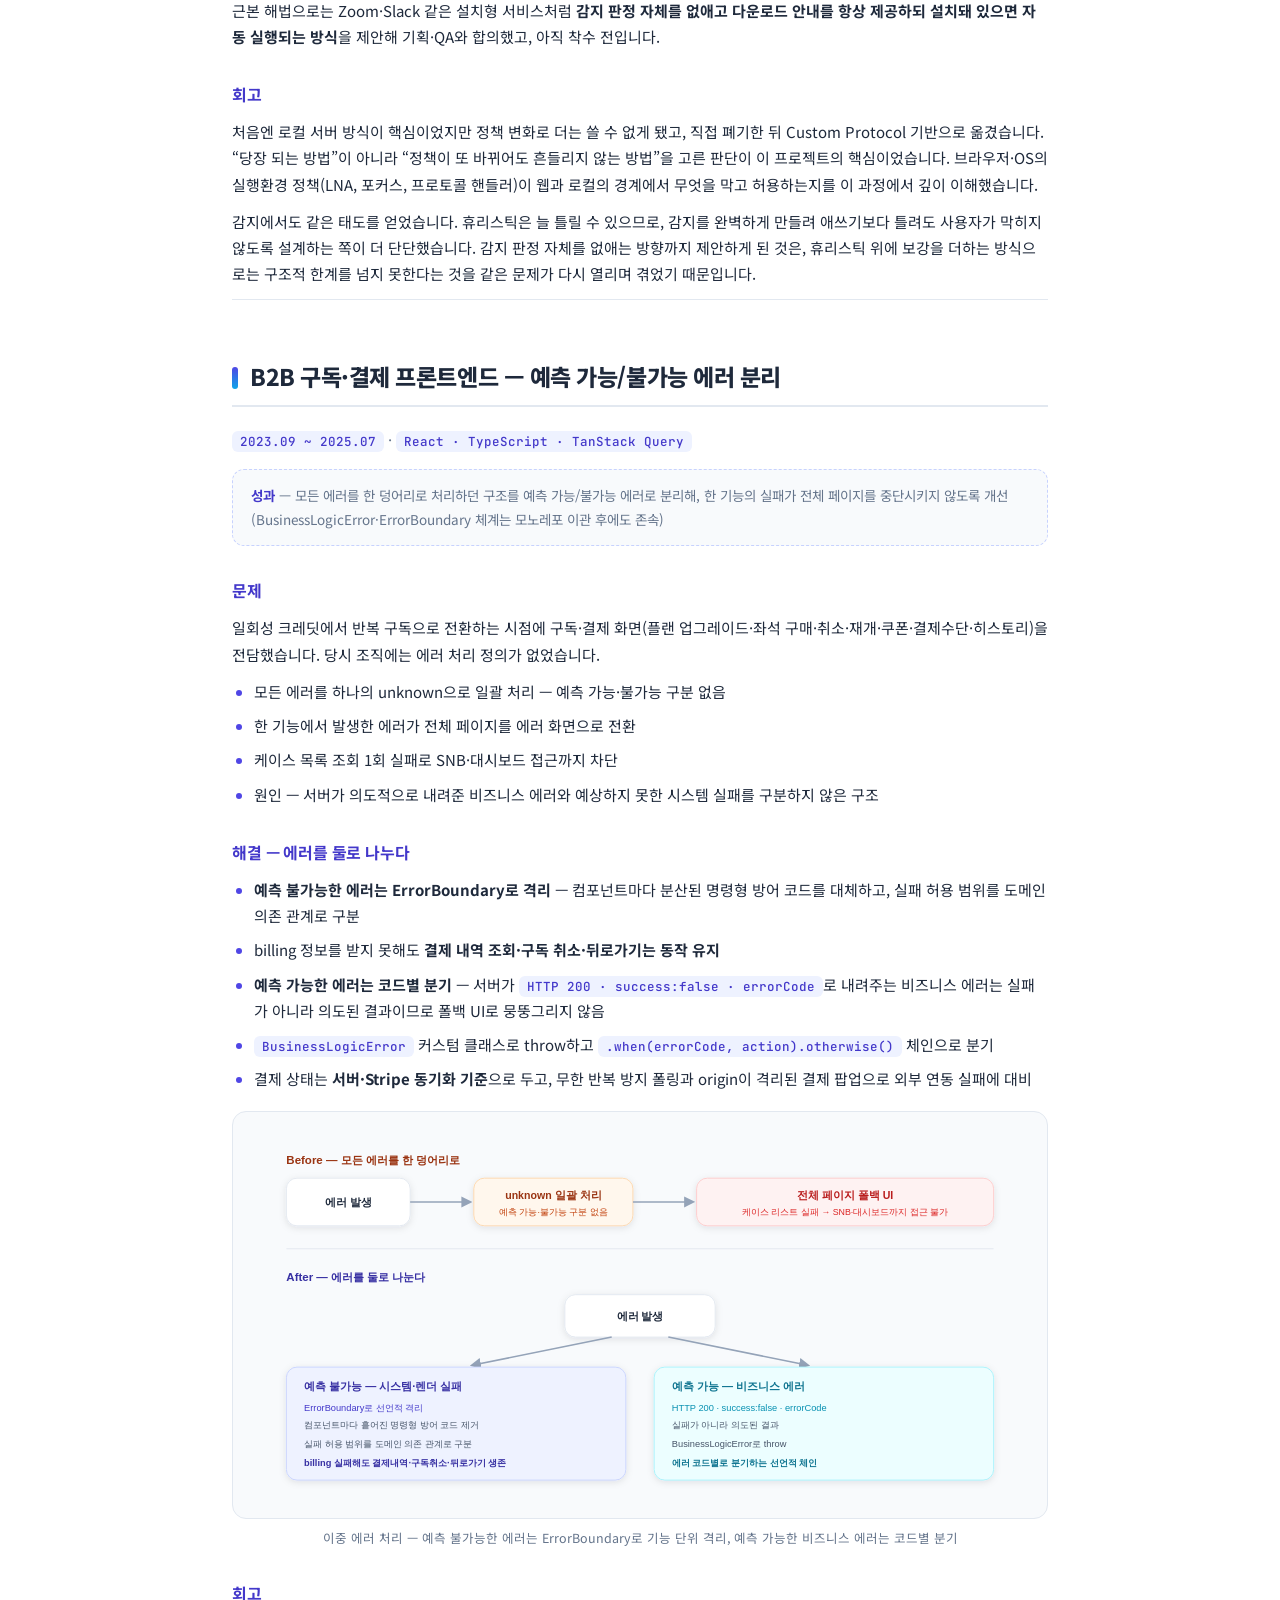
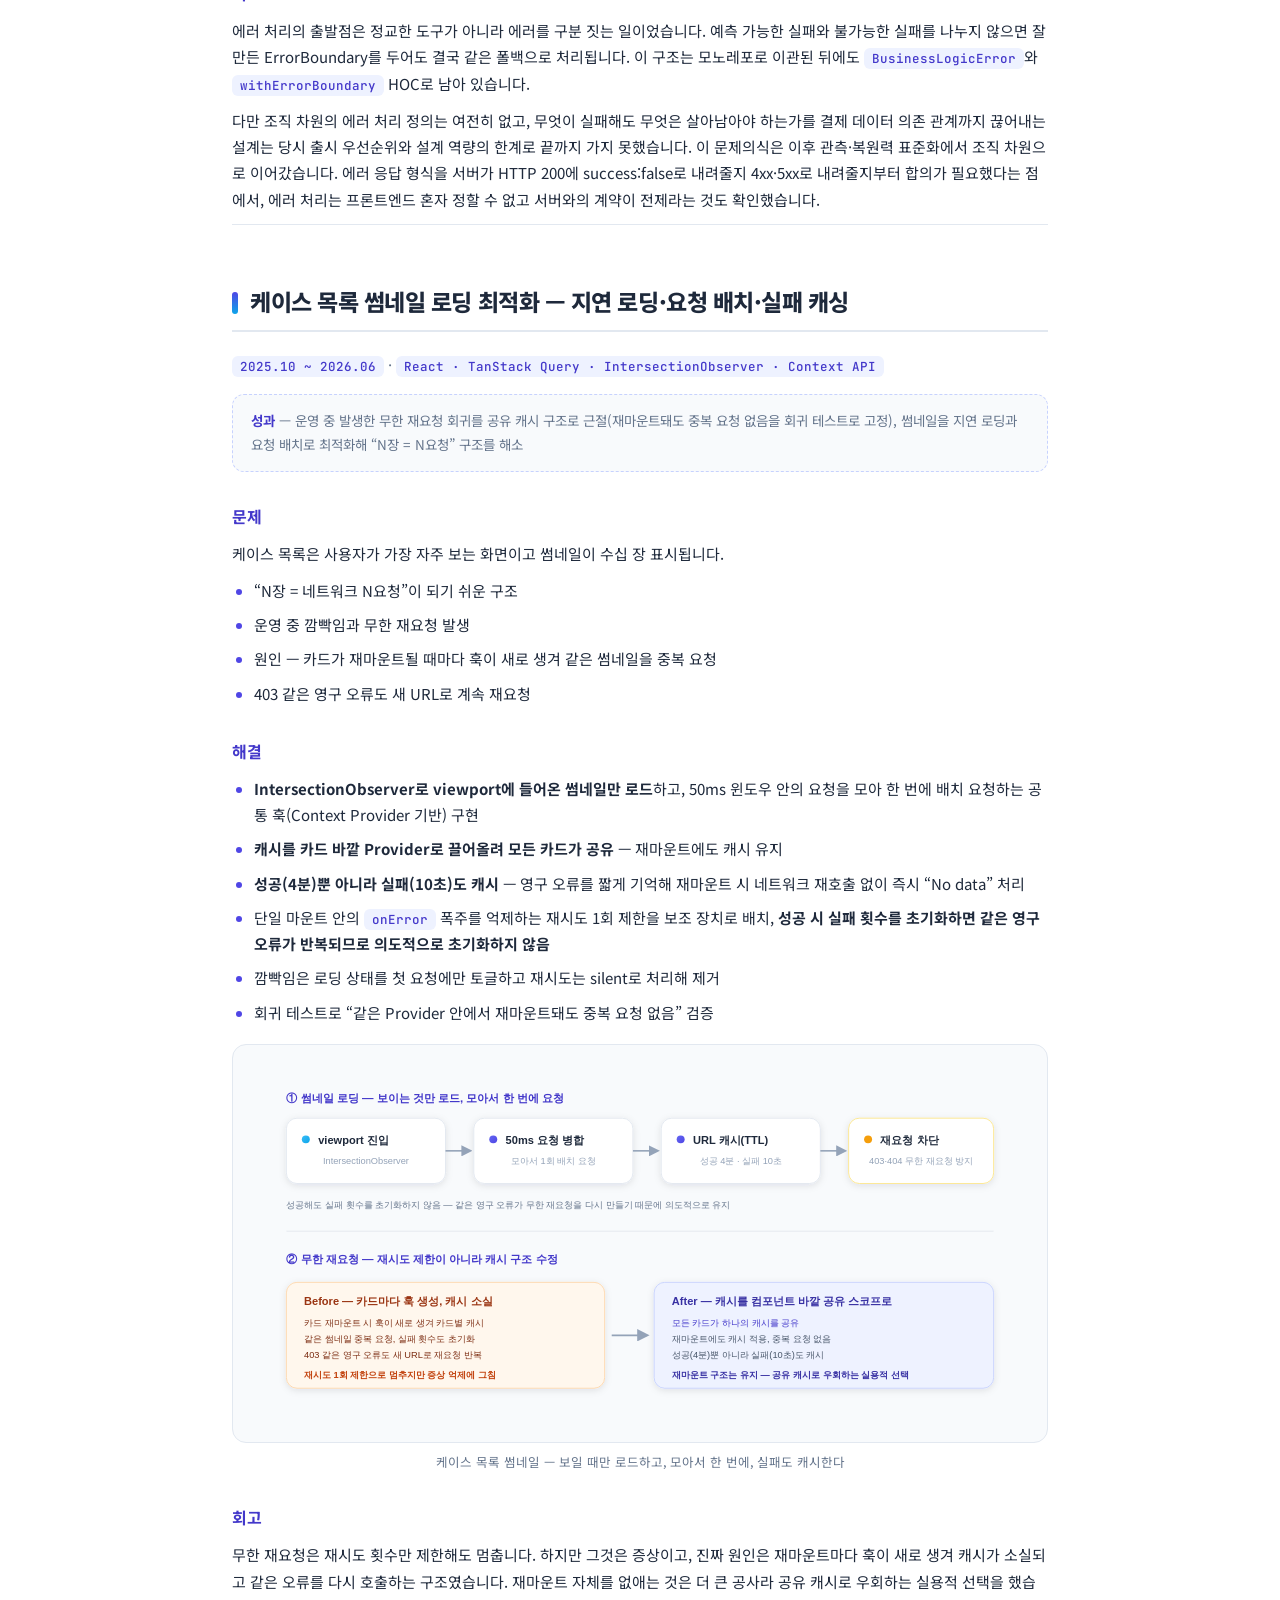
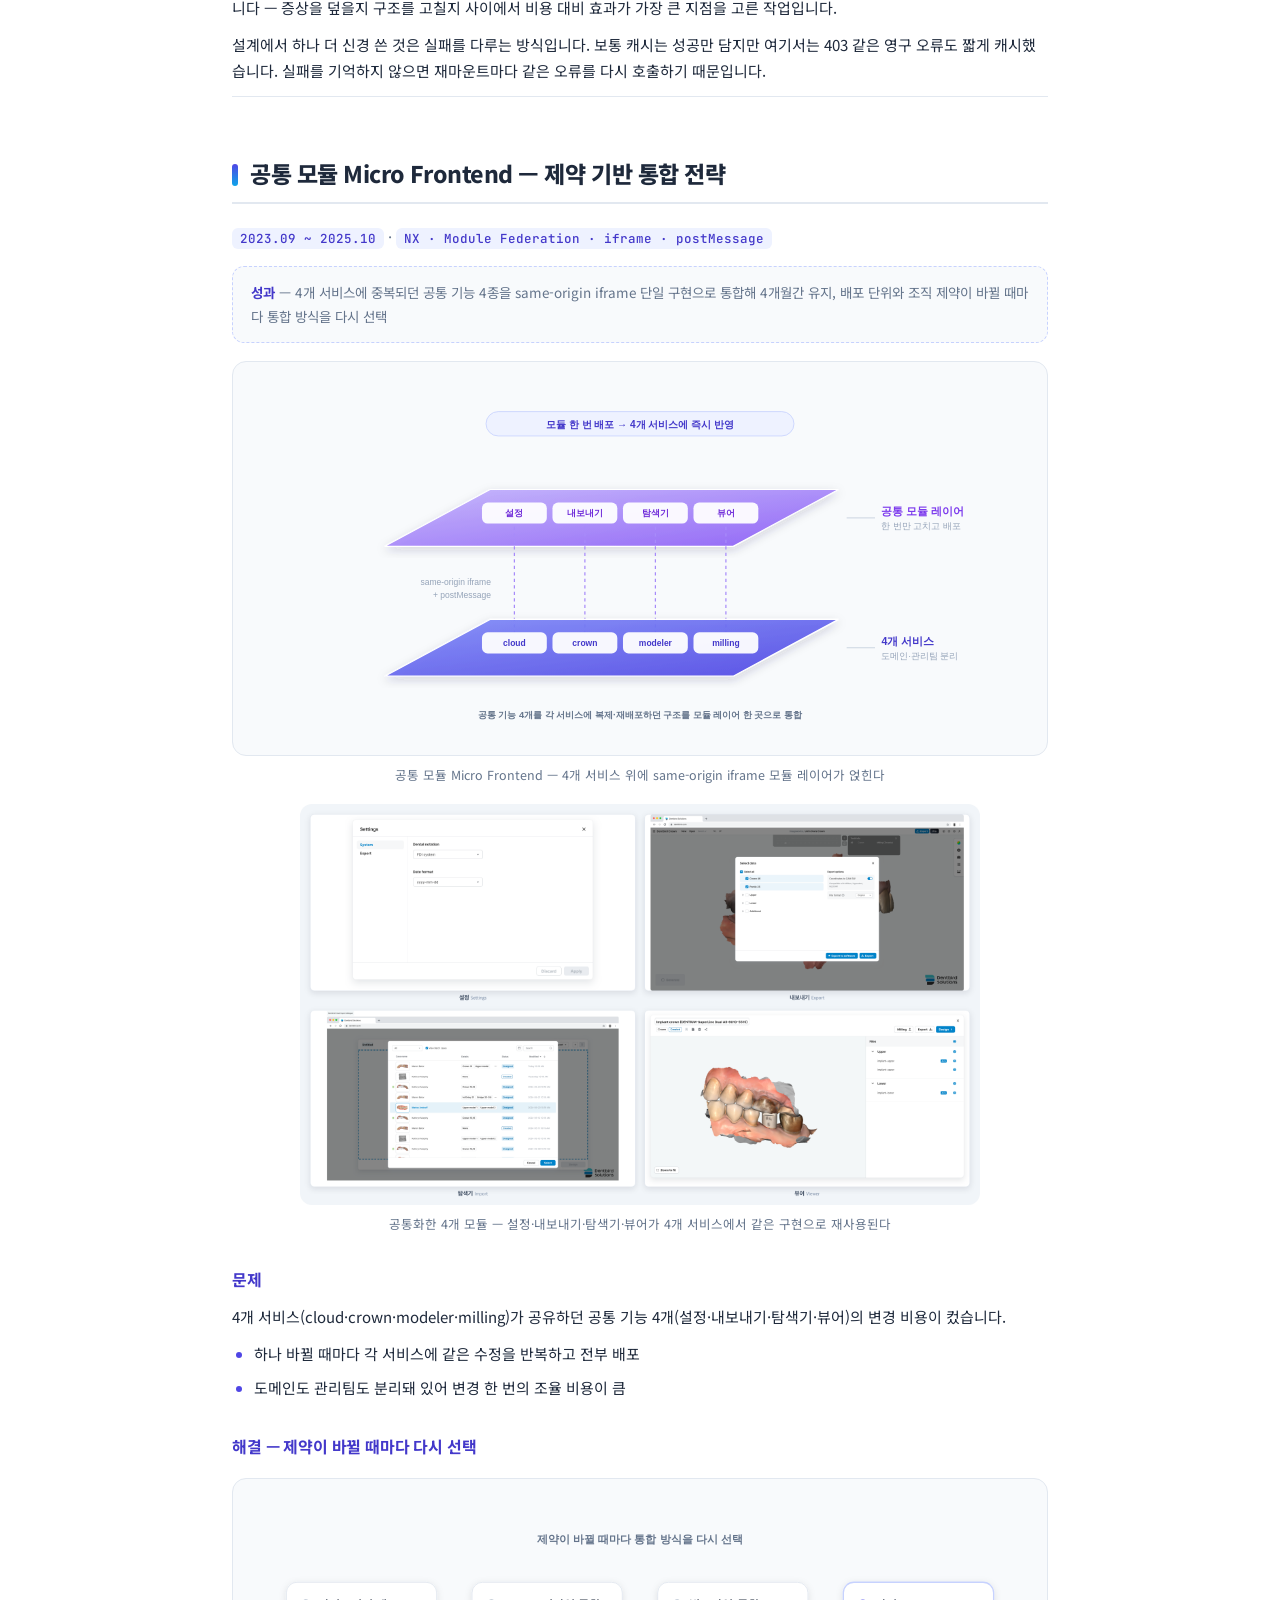
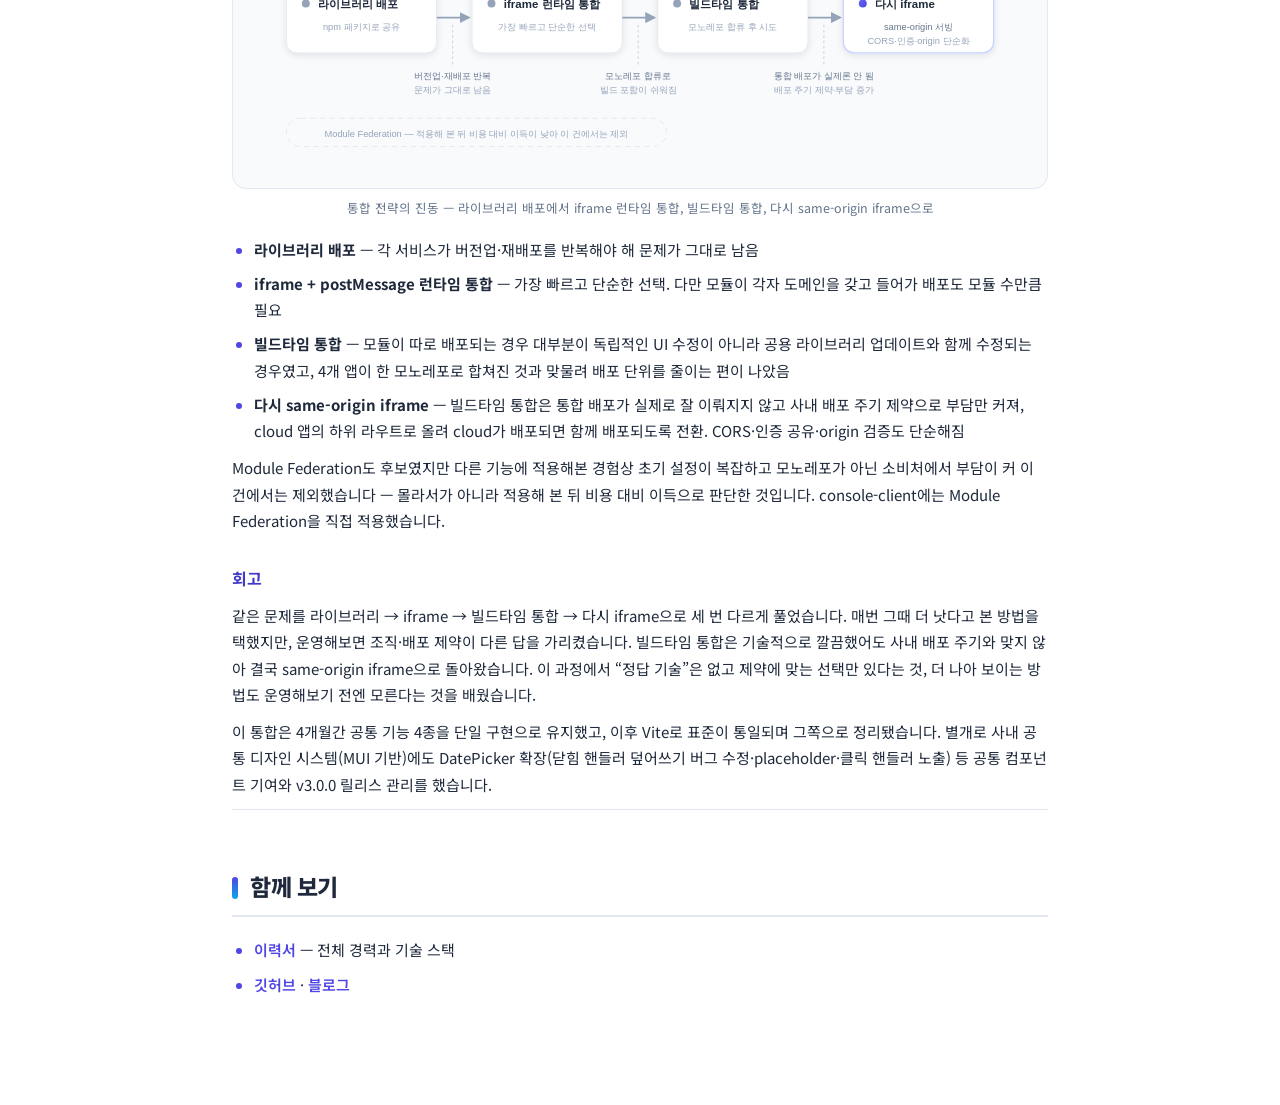
<file: applications/쏘카/portfolio.html>
<!DOCTYPE html>
<html xmlns="http://www.w3.org/1999/xhtml" lang="ko" xml:lang="ko">
<head>
  <meta charset="utf-8" />
  <meta name="generator" content="pandoc" />
  <meta name="viewport" content="width=device-width, initial-scale=1.0, user-scalable=yes" />
  <title>김진완 포트폴리오 | 쏘카</title>
  <style>
    /* Default styles provided by pandoc.
    ** See https://pandoc.org/MANUAL.html#variables-for-html for config info.
    */
    code{white-space: pre-wrap;}
    span.smallcaps{font-variant: small-caps;}
    div.columns{display: flex; gap: min(4vw, 1.5em);}
    div.column{flex: auto; overflow-x: auto;}
    div.hanging-indent{margin-left: 1.5em; text-indent: -1.5em;}
    /* The extra [class] is a hack that increases specificity enough to
       override a similar rule in reveal.js */
    ul.task-list[class]{list-style: none;}
    ul.task-list li input[type="checkbox"] {
      font-size: inherit;
      width: 0.8em;
      margin: 0 0.8em 0.2em -1.6em;
      vertical-align: middle;
    }
    .display.math{display: block; text-align: center; margin: 0.5rem auto;}
  </style>
  <link rel="stylesheet" href="portfolio-style.css" />
</head>
<body>
<!-- 쏘카(SOCAR) Product Engineer 지원용 포트폴리오 -->
<!-- 마스터 portfolio.md에서 5개 선별·재배치 (AI 검증·한계 1번 = 공고 자격 직격, Linker = End-to-End 소유, 결제 = 우대 도메인) -->
<section id="김진완-포트폴리오-frontend-engineer" class="level1">
<h1>김진완 포트폴리오 | Frontend Engineer</h1>
<ul>
<li><a href="resume.html">이력서</a> · <a
href="https://crowwan.github.io/">블로그</a> · <a
href="https://github.com/crowwan">깃허브</a></li>
</ul>
<hr />
<section id="about" class="level2">
<h2>About</h2>
<figure>
<img src="../../images/portfolio/screenshots/cloud-case-list.png"
alt="Dentbird Cloud — AI 기반 치과 CAD/CAM SaaS. 이 화면을 포함한 웹·데스크톱 프론트엔드를 담당했습니다." />
<figcaption aria-hidden="true">Dentbird Cloud — AI 기반 치과 CAD/CAM
SaaS. 이 화면을 포함한 웹·데스크톱 프론트엔드를
담당했습니다.</figcaption>
</figure>
<p>2023년 9월부터 이마고웍스에서 AI 기반 치과 CAD/CAM SaaS인
<strong>Dentbird</strong>의 프론트엔드를 맡고 있습니다. 구독·결제, 3D
뷰어, 외부 CAM 연동처럼 외부 시스템과 실행환경에 맞물린 화면을 만들고,
AI로 코드가 빠르게 바뀌는 환경에서도 안전하게 개발할 수 있도록
아키텍처·상태관리와 검증 체계를 설계하는 것이 일의 중심입니다. 동시에 그
프론트엔드의 기반이 되는 모노레포·환경 분리·빌드·품질 자동화 같은 플랫폼
토대까지 한 제품 안에서 폭넓게 다뤄 왔습니다. 아래는 그중 대표적인
작업들의 배경·판단·회고입니다.</p>
<hr />
</section>
<section id="skills" class="level2">
<h2>Skills</h2>
<p class="skills-chips">
<span
class="chip"><img src="../../images/portfolio/icons/react.svg" alt="">React</span>
<span
class="chip"><img src="../../images/portfolio/icons/typescript.svg" alt="">TypeScript</span>
<span
class="chip"><img src="../../images/portfolio/icons/nextjs.svg" alt="">Next.js</span>
<span
class="chip"><img src="../../images/portfolio/icons/tanstack.svg" alt="">TanStack
Query</span> <span
class="chip"><img src="../../images/portfolio/icons/threejs.svg" alt="">Three.js</span>
<span
class="chip"><img src="../../images/portfolio/icons/electron.svg" alt="">Electron</span>
<span
class="chip"><img src="../../images/portfolio/icons/playwright.svg" alt="">Playwright</span>
<span
class="chip"><img src="../../images/portfolio/icons/jest.svg" alt="">Jest</span>
<span
class="chip"><img src="../../images/portfolio/icons/docker.svg" alt="">Docker</span>
<span
class="chip"><img src="../../images/portfolio/icons/aws.svg" alt="">AWS</span>
<span
class="chip"><img src="../../images/portfolio/icons/ghactions.svg" alt="">GitHub
Actions</span> <span
class="chip"><img src="../../images/portfolio/icons/datadog.svg" alt="">Datadog</span>
</p>
<hr />
</section>
<section
id="ai로-빠르게-개발하는-팀의-회귀-대응-검증-자동화에서-회귀-측정cfr까지"
class="level2">
<h2>AI로 빠르게 개발하는 팀의 회귀 대응 — 검증 자동화에서 회귀
측정(CFR)까지</h2>
<p><code>2025.11 ~</code> ·
<code>Docker · Playwright · Claude · 런타임 Config · EC2 · qase</code></p>
<blockquote>
<p><strong>성과</strong> — 명세 검증을 AI로 전량 자동화하려다
비결정성·비용의 한계를 확인하고 격리 재현 위 E2E로 자리 잡았고, 정성
평가로는 문제없던 테스트가 실제로는 결함을 잡지 못한다는 것을 mutation
testing으로 확인한 뒤, 배포마다 검증을 통과해 나간 결함을 추적하는 CFR
대시보드를 직접 만들어 팀에서 운영 중</p>
</blockquote>
<section id="문제-ai가-개발을-가속하자-회귀가-늘었다" class="level3">
<h3>문제 — AI가 개발을 가속하자 회귀가 늘었다</h3>
<p>AI 도입으로 코드 변경 속도가 빨라진 만큼 회귀도 함께 늘었습니다.</p>
<ul>
<li>고친 버그가 다시 나오고, 한쪽 변경이 다른 쪽을 무너뜨리는 일이
배포마다 반복</li>
<li>제품에는 애초에 테스트가 거의 없었음</li>
<li>그나마 있는 테스트 대부분은 AI 도입 이후 빠르게 만들어진 것</li>
</ul>
</section>
<section id="해결-여러-방법을-거친-진화" class="level3">
<h3>해결 — 여러 방법을 거친 진화</h3>
<ul>
<li><strong>e2e 자동화 시도</strong> — 기능 명세가 실제로 검증되는지
확인하려 했으나, e2e를 돌릴 격리 환경도 셋업 코드도 없어 환경 구성에
시간이 소진</li>
<li><strong>AI가 Playwright MCP로 브라우저를 직접 조작</strong> —
커버리지는 늘었으나 실행할 때마다 결과가 달라지는 비결정성 문제</li>
<li><strong>검증 절차를 YAML로 형식화</strong> — 결정성은 확보했으나 e2e
코드보다 실행 시간과 토큰 비용이 큼</li>
<li><strong>e2e 코드로 회귀</strong> — 격리 재현 환경 위에서
결정론적으로 실행</li>
</ul>
<p>격리 재현 환경은 앞서 직접 만든 도메인 통합 라이브러리와 런타임 환경
분리 위에서, 특정 커밋 시점의 클라이언트·서버·DB를 그대로 Docker로
띄우는 구조입니다.</p>
<figure>
<img src="../../images/portfolio/diagrams/isolation-stack.svg"
class="diagram"
alt="격리 재현 환경 — 도메인 통합·런타임 분리 위에서 커밋 시점의 클라이언트·서버·DB를 그대로 재현한다" />
<figcaption aria-hidden="true">격리 재현 환경 — 도메인 통합·런타임 분리
위에서 커밋 시점의 클라이언트·서버·DB를 그대로 재현한다</figcaption>
</figure>
<ul>
<li>분산돼 있던 E2E를 정리해 반복되던 로그인 셋업을 <strong>공통 헬퍼로
약 93% 감소</strong>하고 Page Object로 리팩토링</li>
<li>8개 앱을 동시에 띄우면 S3 다운로드가 DNS를 포화시켜 실행이 실패하던
문제는, 처음 의심한 포트 충돌이 원인이 아님을 <strong>수정 유무를 대조
실행해 확인</strong>하고 공유 캐시 프리페치로 해결</li>
<li>“전체 E2E는 느리고 안 돌리면 회귀를 놓친다”는 문제를 두고, QA팀이
관리하는 수백 개 테스트 케이스를 Planner·Verifier 두 에이전트로 검증하던
자작 도구 TC-Verify를 확장 — <strong>커밋 변경과 관련된 테스트만 AI가
선별해 실행하고 실패를 실제 회귀와 테스트 코드 문제로 1차
분류</strong></li>
</ul>
<figure>
<img src="../../images/portfolio/diagrams/ai-detect-pipeline.svg"
class="diagram"
alt="AI 변경 감지 — 커밋 변경 분석에서 연관 테스트 선별, 격리 실행, 회귀와 테스트 문제 1차 분류로" />
<figcaption aria-hidden="true">AI 변경 감지 — 커밋 변경 분석에서 연관
테스트 선별, 격리 실행, 회귀와 테스트 문제 1차 분류로</figcaption>
</figure>
</section>
<section id="그래도-못-잡았다-측정부터-다시" class="level3">
<h3>그래도 못 잡았다 — 측정부터 다시</h3>
<p>이렇게 했는데도 예정된 배포가 품질 기준을 통과하지 못해 밀렸습니다.
원인은 AI가 만든 테스트를 다시 AI가 평가하다 보니 겉으로는 문제없어
보여도 실제로는 결함을 잡지 못하는 테스트가 많았던 것입니다.</p>
<ul>
<li>mutation testing으로 측정하니 정성 평가에서 ’A급’을 받은 코어
라이브러리조차 <strong>mutation score 57%</strong> — 심어 둔 결함의
43%를 테스트가 그대로 통과</li>
<li>방향을 바꿔 <strong>어떤 결함이 검증을 통과해 배포까지 갔는지를 먼저
보이게</strong> 만들기로 결정</li>
<li>배포마다 빠져나간 결함을 추적하는 <strong>CFR 대시보드를 화면과
API까지 직접 구축</strong>해 팀에서 운영 중</li>
<li>단순 건수가 아니라 심각도를 함께 보고, 임의 기준선 대신 관리 한계로
정상 범위를 판단하며, 두 번 이상 발견된 재발 결함까지 한 화면에서
확인</li>
</ul>
</section>
<section id="회고" class="level3">
<h3>회고</h3>
<p>도구가 아니라 결정성, 그리고 무엇이 개선되고 무엇이 나빠지는지 숫자로
보는 것이 핵심이었습니다. AI는 테스트를 빠르게 만들어 주지만, AI가 만든
것을 AI가 평가하면 못 잡는 결함이 그대로 남고 측정하지 않으면 그것을
끝내 알 수 없습니다. 좋은 테스트는 구현이 아니라 의도한 명세를 검증해야
한다는 것도 이 과정에서 분명해졌습니다.</p>
<p>AI 변경 감지에도 한계가 있었습니다. 어떤 회귀는 오히려 AI 리뷰가
통과시킨 잘못된 테스트에서 나왔습니다 — 기획 의도가 코드에도 테스트에도
없이 티켓 코멘트에만 있었던 탓입니다. 직접 바로잡았고, AI를 판단에
쓸수록 그 판단이 맥락 없이 틀릴 수 있다는 것까지 함께 설계해야 한다는
것을 배웠습니다. EC2 상시 구동의 보안·안정성 부담을 줄이려 변경 감지는
이후 로컬 데일리 E2E로 옮겼습니다.</p>
<hr />
</section>
</section>
<section id="웹로컬-cam-연동-electron-데스크톱-앱-dentbird-linker"
class="level2">
<h2>웹·로컬 CAM 연동 Electron 데스크톱 앱 — Dentbird Linker</h2>
<p><code>2024.07 ~ 2025.12, 이후 단독 운영</code> ·
<code>Electron · React · TypeScript · Datadog</code></p>
<blockquote>
<p><strong>성과</strong> — 좌표계·전달 방식이 제각각인 외부 CAM 12종을
단일 연동 인터페이스로 통합, 앱마다 다르던 설치 감지 타임아웃을 3초로
맞추고 비차단 안내로 통일, Windows 전용 CAM을 Mac에서 재현하는 검증
도구로 원인을 우리 쪽과 CAM 쪽으로 구분</p>
</blockquote>
<figure>
<img src="../../images/portfolio/screenshots/linker-mockserver.png"
alt="Dentbird Linker와 검증용 Mock Server — 외부 CAM 12종(포트 연동 4종 + 프로세스 실행 8종)을 한 인터페이스로 추상화한 연동 화면(좌)과, CAM 없이 연동·자동 업데이트를 시나리오별로 재현해 검증한 Mock Server(우)" />
<figcaption aria-hidden="true">Dentbird Linker와 검증용 Mock Server —
외부 CAM 12종(포트 연동 4종 + 프로세스 실행 8종)을 한 인터페이스로
추상화한 연동 화면(좌)과, CAM 없이 연동·자동 업데이트를 시나리오별로
재현해 검증한 Mock Server(우)</figcaption>
</figure>
<section id="문제" class="level3">
<h3>문제</h3>
<p>Dentbird에서 디자인한 보철 케이스를 사용자 PC의 외부 CAM 소프트웨어로
보내는 사내 연동 앱을 단독 설계·운영했습니다. 연동은 파일을 전달하는
<strong>데이터 채널</strong>과 앱 설치·실행 여부를 아는 <strong>감지
채널</strong> 두 축으로 나뉘고, 이 케이스는 둘을 모두 다룹니다.</p>
<ul>
<li>기존에는 다운로드 → 압축 해제 → 수동 투입을 거쳐야 했음</li>
<li>자체 로컬 서버가 없는 CAM은 연동 자체가 불가능</li>
<li>Chrome의 <strong>LNA(Local Network Access)</strong> 정책이 웹에서
로컬로 가는 통신을 차단하며 권한 팝업을 놓친 사용자의 CS 문의 증가</li>
<li>“지금 되는 방법”을 고르면 정책이 강화될 때 다시 막히는 구조</li>
</ul>
</section>
<section id="해결-대안-비교-후-장기-안정성-기준-선택" class="level3">
<h3>해결 — 대안 비교 후 장기 안정성 기준 선택</h3>
<p>여러 통신 방식을 구현 속도가 아니라 <strong>장기 안정성</strong>
기준으로 비교했습니다.</p>
<table>
<colgroup>
<col style="width: 35%" />
<col style="width: 64%" />
</colgroup>
<thead>
<tr>
<th>방안</th>
<th>검토 결과</th>
</tr>
</thead>
<tbody>
<tr>
<td>WebSocket 로컬 서버</td>
<td>구현은 가장 빠르나 곧 LNA 적용 대상 → 1~2년 후 재차단될 단기 해법,
<strong>탈락</strong></td>
</tr>
<tr>
<td>HTTPS 로컬 서버</td>
<td>인증서·배포 부담 + 같은 LNA 사정 → <strong>탈락</strong></td>
</tr>
<tr>
<td><strong>Custom Protocol</strong></td>
<td>HTTP 요청이 아니라 LNA 적용 대상이 아님 → <strong>채택</strong></td>
</tr>
</tbody>
</table>
<ul>
<li>Custom Protocol을 <strong>중간 레이어</strong>로 두어, 브라우저가
프로토콜로 Linker를 실행하며 세션 정보를 넘기면 Linker가 서버에서 파일을
직접 받아 변환 후 CAM을 실행하는 구조로 재설계</li>
<li>좌표계·전달 방식이 서로 다른 <strong>외부 CAM 12종</strong>(프로세스
실행 8종 + 포트 연동 4종)을 하나의 변환·연동 인터페이스로 추상화</li>
</ul>
<figure>
<img src="../../images/portfolio/diagrams/linker-flow.svg"
class="diagram"
alt="Linker 통신 구조 — 브라우저가 Custom Protocol로 Linker를 깨우고, Linker가 파일을 받아 변환 후 CAM에 투입한다" />
<figcaption aria-hidden="true">Linker 통신 구조 — 브라우저가 Custom
Protocol로 Linker를 깨우고, Linker가 파일을 받아 변환 후 CAM에
투입한다</figcaption>
</figure>
<ul>
<li>운영 중 발생하던 정체불명의 ‘unknown error’ 모달은 <strong>처음
의심한 요청 페이로드 문제가 아니라는 것을 Datadog 로그 순서로
확인</strong>하고, 실제 원인이 변환 대상에 잘못 섞여 들어간 point cloud
파일임을 로그로 확정</li>
<li>명세가 없던 외부 export는 <strong>기존 동작 자체를 명세로
고정</strong> — CAM으로 보내는 시점의 STL byte snapshot(크기·sha256)을
기록해 특성화(characterization) 테스트로 고정한 뒤 구현을 그 테스트에
통과시키는 방식으로 재구현</li>
<li>CAM 12종을 설치하지 않고도 검증하도록 <strong>Mock Server
구현</strong> — 헬스체크·파일 핑 엔드포인트와 자동 업데이트 응답을
재현하고, 성공·에러(500)·지연·타임아웃·부분 실패 시나리오를 버튼으로
전환</li>
</ul>
</section>
<section id="재현할-수-없는-환경을-재현-가능하게-외부-cam-진단"
class="level3">
<h3>재현할 수 없는 환경을 재현 가능하게 — 외부 CAM 진단</h3>
<p>연동한 CAM 중 하나에서 보철 가장자리(마진)가 물결처럼 어긋나 들어가는
문제가 접수됐습니다. 이 CAM은 Windows 전용이고 3D 뷰포트가 GPU 렌더라
Mac에서는 결과를 볼 수 없었습니다.</p>
<ul>
<li>Windows 빌드머신에 원격으로 접속해 <strong>Linker가 실제로 보내는
것과 같은 요청·같은 변환 규칙으로 전송을 재현하는 도구</strong>를 만들고
팀이 쓸 수 있게 스킬로 등록</li>
<li>조건을 <strong>하나씩만 바꿔 대조</strong> — 함께 보내는 마진 정보의
유무, 보철 종류 값 변경</li>
<li>확인 결과 이 CAM은 전달받은 마진 정보를 쓰지 않고 항상 형상에서 직접
검출하며, <strong>그 검출 방식을 보철 종류 값이 선택</strong>. 임플란트
케이스에 자연치용 값이 들어가 있던 것이 원인</li>
<li>그 전까지 내린 “CAM 쪽 문제라 고칠 수 없다”는 결론은 테스트용 특이
케이스를 일반화한 것이었고, 실제 QA 케이스로 다시 재현해 정정</li>
<li>반대 방향의 문의(“여러 개를 보냈는데 하나만 열린다”)는 코드를 전수
확인한 뒤 우리 전송은 정상이고 해당 CAM의 실행 인자가 마지막 하나만
받는다는 것을 사내 벤더 문서에서 확인해 <strong>결함이 아님을 근거와
함께 확정</strong></li>
</ul>
</section>
<section id="설치-감지-감지를-믿지-않는-방향으로" class="level3">
<h3>설치 감지 — 감지를 믿지 않는 방향으로</h3>
<p>두 번째 축인 감지 채널입니다. 브라우저는 LNA 정책 때문에 로컬
헬스체크로 앱 실행을 직접 확인할 수 없어, 창 포커스 변화 같은
휴리스틱으로 추정할 수밖에 없습니다. 두 방향의 오탐이 있었습니다.</p>
<ul>
<li><p><strong>false-negative</strong> — 앱이 이미 실행 중이면 OS가 기존
창으로 라우팅해 포커스 변화가 없어 ’미설치’로 오인 → 설치돼 있는데 설치
모달 표시</p></li>
<li><p><strong>false-positive</strong> — 로딩 중 사용자가 DevTools를
열어 포커스가 빠지면 ’설치됨’으로 오인 → 미설치인데 다운로드 안내
억제</p></li>
<li><p>감지를 완벽하게 만들지 않고 <strong>틀려도 사용자가 막히지
않는</strong> 쪽으로 정책 통일</p></li>
<li><p>batch 2.5초·Linker 10초로 달랐던 감지 타임아웃을 <strong>3초로
일치</strong>시키고, 미감지면 미설치로 간주하되 <strong>설치 안내를 항상
비차단(non-trapping)으로 표시</strong>해 어떤 경우에도 다운로드가
가능하게 함</p></li>
<li><p>DevTools로 인한 false-positive는 타임아웃으로 막지 못하는
한계임을 <strong>인지한 채 수용</strong></p></li>
</ul>
<figure>
<img src="../../images/portfolio/diagrams/deeplink-detect.svg"
class="diagram"
alt="설치 감지 정책 — 감지를 분기 조건이 아니라 보조 신호로 두고, 실행과 다운로드 두 경로를 항상 열어 둔다" />
<figcaption aria-hidden="true">설치 감지 정책 — 감지를 분기 조건이
아니라 보조 신호로 두고, 실행과 다운로드 두 경로를 항상 열어
둔다</figcaption>
</figure>
<p>근본 해법으로는 Zoom·Slack 같은 설치형 서비스처럼 <strong>감지 판정
자체를 없애고 다운로드 안내를 항상 제공하되 설치돼 있으면 자동 실행되는
방식</strong>을 제안해 기획·QA와 합의했고, 아직 착수 전입니다.</p>
</section>
<section id="회고-1" class="level3">
<h3>회고</h3>
<p>처음엔 로컬 서버 방식이 핵심이었지만 정책 변화로 더는 쓸 수 없게
됐고, 직접 폐기한 뒤 Custom Protocol 기반으로 옮겼습니다. “당장 되는
방법”이 아니라 “정책이 또 바뀌어도 흔들리지 않는 방법”을 고른 판단이 이
프로젝트의 핵심이었습니다. 브라우저·OS의 실행환경 정책(LNA, 포커스,
프로토콜 핸들러)이 웹과 로컬의 경계에서 무엇을 막고 허용하는지를 이
과정에서 깊이 이해했습니다.</p>
<p>감지에서도 같은 태도를 얻었습니다. 휴리스틱은 늘 틀릴 수 있으므로,
감지를 완벽하게 만들려 애쓰기보다 틀려도 사용자가 막히지 않도록 설계하는
쪽이 더 단단했습니다. 감지 판정 자체를 없애는 방향까지 제안하게 된 것은,
휴리스틱 위에 보강을 더하는 방식으로는 구조적 한계를 넘지 못한다는 것을
같은 문제가 다시 열리며 겪었기 때문입니다.</p>
<hr />
</section>
</section>
<section id="b2b-구독결제-프론트엔드-예측-가능불가능-에러-분리"
class="level2">
<h2>B2B 구독·결제 프론트엔드 — 예측 가능/불가능 에러 분리</h2>
<p><code>2023.09 ~ 2025.07</code> ·
<code>React · TypeScript · TanStack Query</code></p>
<blockquote>
<p><strong>성과</strong> — 모든 에러를 한 덩어리로 처리하던 구조를 예측
가능/불가능 에러로 분리해, 한 기능의 실패가 전체 페이지를 중단시키지
않도록 개선(BusinessLogicError·ErrorBoundary 체계는 모노레포 이관 후에도
존속)</p>
</blockquote>
<section id="문제-1" class="level3">
<h3>문제</h3>
<p>일회성 크레딧에서 반복 구독으로 전환하는 시점에 구독·결제 화면(플랜
업그레이드·좌석 구매·취소·재개·쿠폰·결제수단·히스토리)을 전담했습니다.
당시 조직에는 에러 처리 정의가 없었습니다.</p>
<ul>
<li>모든 에러를 하나의 unknown으로 일괄 처리 — 예측 가능·불가능 구분
없음</li>
<li>한 기능에서 발생한 에러가 전체 페이지를 에러 화면으로 전환</li>
<li>케이스 목록 조회 1회 실패로 SNB·대시보드 접근까지 차단</li>
<li>원인 — 서버가 의도적으로 내려준 비즈니스 에러와 예상하지 못한 시스템
실패를 구분하지 않은 구조</li>
</ul>
</section>
<section id="해결-에러를-둘로-나누다" class="level3">
<h3>해결 — 에러를 둘로 나누다</h3>
<ul>
<li><strong>예측 불가능한 에러는 ErrorBoundary로 격리</strong> —
컴포넌트마다 분산된 명령형 방어 코드를 대체하고, 실패 허용 범위를 도메인
의존 관계로 구분</li>
<li>billing 정보를 받지 못해도 <strong>결제 내역 조회·구독
취소·뒤로가기는 동작 유지</strong></li>
<li><strong>예측 가능한 에러는 코드별 분기</strong> — 서버가
<code>HTTP 200 · success:false · errorCode</code>로 내려주는 비즈니스
에러는 실패가 아니라 의도된 결과이므로 폴백 UI로 뭉뚱그리지 않음</li>
<li><code>BusinessLogicError</code> 커스텀 클래스로 throw하고
<code>.when(errorCode, action).otherwise()</code> 체인으로 분기</li>
<li>결제 상태는 <strong>서버·Stripe 동기화 기준</strong>으로 두고, 무한
반복 방지 폴링과 origin이 격리된 결제 팝업으로 외부 연동 실패에
대비</li>
</ul>
<figure>
<img src="../../images/portfolio/diagrams/dual-error-handling.svg"
class="diagram"
alt="이중 에러 처리 — 예측 불가능한 에러는 ErrorBoundary로 기능 단위 격리, 예측 가능한 비즈니스 에러는 코드별 분기" />
<figcaption aria-hidden="true">이중 에러 처리 — 예측 불가능한 에러는
ErrorBoundary로 기능 단위 격리, 예측 가능한 비즈니스 에러는 코드별
분기</figcaption>
</figure>
</section>
<section id="회고-2" class="level3">
<h3>회고</h3>
<p>에러 처리의 출발점은 정교한 도구가 아니라 에러를 구분 짓는
일이었습니다. 예측 가능한 실패와 불가능한 실패를 나누지 않으면 잘 만든
ErrorBoundary를 두어도 결국 같은 폴백으로 처리됩니다. 이 구조는
모노레포로 이관된 뒤에도 <code>BusinessLogicError</code>와
<code>withErrorBoundary</code> HOC로 남아 있습니다.</p>
<p>다만 조직 차원의 에러 처리 정의는 여전히 없고, 무엇이 실패해도 무엇은
살아남아야 하는가를 결제 데이터 의존 관계까지 끊어내는 설계는 당시 출시
우선순위와 설계 역량의 한계로 끝까지 가지 못했습니다. 이 문제의식은 이후
관측·복원력 표준화에서 조직 차원으로 이어갔습니다. 에러 응답 형식을
서버가 HTTP 200에 success:false로 내려줄지 4xx·5xx로 내려줄지부터 합의가
필요했다는 점에서, 에러 처리는 프론트엔드 혼자 정할 수 없고 서버와의
계약이 전제라는 것도 확인했습니다.</p>
<hr />
</section>
</section>
<section id="케이스-목록-썸네일-로딩-최적화-지연-로딩요청-배치실패-캐싱"
class="level2">
<h2>케이스 목록 썸네일 로딩 최적화 — 지연 로딩·요청 배치·실패 캐싱</h2>
<p><code>2025.10 ~ 2026.06</code> ·
<code>React · TanStack Query · IntersectionObserver · Context API</code></p>
<blockquote>
<p><strong>성과</strong> — 운영 중 발생한 무한 재요청 회귀를 공유 캐시
구조로 근절(재마운트돼도 중복 요청 없음을 회귀 테스트로 고정), 썸네일을
지연 로딩과 요청 배치로 최적화해 “N장 = N요청” 구조를 해소</p>
</blockquote>
<section id="문제-2" class="level3">
<h3>문제</h3>
<p>케이스 목록은 사용자가 가장 자주 보는 화면이고 썸네일이 수십 장
표시됩니다.</p>
<ul>
<li>“N장 = 네트워크 N요청”이 되기 쉬운 구조</li>
<li>운영 중 깜빡임과 무한 재요청 발생</li>
<li>원인 — 카드가 재마운트될 때마다 훅이 새로 생겨 같은 썸네일을 중복
요청</li>
<li>403 같은 영구 오류도 새 URL로 계속 재요청</li>
</ul>
</section>
<section id="해결" class="level3">
<h3>해결</h3>
<ul>
<li><strong>IntersectionObserver로 viewport에 들어온 썸네일만
로드</strong>하고, 50ms 윈도우 안의 요청을 모아 한 번에 배치 요청하는
공통 훅(Context Provider 기반) 구현</li>
<li><strong>캐시를 카드 바깥 Provider로 끌어올려 모든 카드가
공유</strong> — 재마운트에도 캐시 유지</li>
<li><strong>성공(4분)뿐 아니라 실패(10초)도 캐시</strong> — 영구 오류를
짧게 기억해 재마운트 시 네트워크 재호출 없이 즉시 “No data” 처리</li>
<li>단일 마운트 안의 <code>onError</code> 폭주를 억제하는 재시도 1회
제한을 보조 장치로 배치, <strong>성공 시 실패 횟수를 초기화하면 같은
영구 오류가 반복되므로 의도적으로 초기화하지 않음</strong></li>
<li>깜빡임은 로딩 상태를 첫 요청에만 토글하고 재시도는 silent로 처리해
제거</li>
<li>회귀 테스트로 “같은 Provider 안에서 재마운트돼도 중복 요청 없음”
검증</li>
</ul>
<figure>
<img src="../../images/portfolio/diagrams/list-performance.svg"
class="diagram"
alt="케이스 목록 썸네일 — 보일 때만 로드하고, 모아서 한 번에, 실패도 캐시한다" />
<figcaption aria-hidden="true">케이스 목록 썸네일 — 보일 때만 로드하고,
모아서 한 번에, 실패도 캐시한다</figcaption>
</figure>
</section>
<section id="회고-3" class="level3">
<h3>회고</h3>
<p>무한 재요청은 재시도 횟수만 제한해도 멈춥니다. 하지만 그것은
증상이고, 진짜 원인은 재마운트마다 훅이 새로 생겨 캐시가 소실되고 같은
오류를 다시 호출하는 구조였습니다. 재마운트 자체를 없애는 것은 더 큰
공사라 공유 캐시로 우회하는 실용적 선택을 했습니다 — 증상을 덮을지
구조를 고칠지 사이에서 비용 대비 효과가 가장 큰 지점을 고른
작업입니다.</p>
<p>설계에서 하나 더 신경 쓴 것은 실패를 다루는 방식입니다. 보통 캐시는
성공만 담지만 여기서는 403 같은 영구 오류도 짧게 캐시했습니다. 실패를
기억하지 않으면 재마운트마다 같은 오류를 다시 호출하기 때문입니다.</p>
<hr />
</section>
</section>
<section id="공통-모듈-micro-frontend-제약-기반-통합-전략"
class="level2">
<h2>공통 모듈 Micro Frontend — 제약 기반 통합 전략</h2>
<p><code>2023.09 ~ 2025.10</code> ·
<code>NX · Module Federation · iframe · postMessage</code></p>
<blockquote>
<p><strong>성과</strong> — 4개 서비스에 중복되던 공통 기능 4종을
same-origin iframe 단일 구현으로 통합해 4개월간 유지, 배포 단위와 조직
제약이 바뀔 때마다 통합 방식을 다시 선택</p>
</blockquote>
<figure>
<img src="../../images/portfolio/diagrams/mfe-layers.svg"
class="diagram"
alt="공통 모듈 Micro Frontend — 4개 서비스 위에 same-origin iframe 모듈 레이어가 얹힌다" />
<figcaption aria-hidden="true">공통 모듈 Micro Frontend — 4개 서비스
위에 same-origin iframe 모듈 레이어가 얹힌다</figcaption>
</figure>
<figure>
<img src="../../images/portfolio/screenshots/common-modules.png"
alt="공통화한 4개 모듈 — 설정·내보내기·탐색기·뷰어가 4개 서비스에서 같은 구현으로 재사용된다" />
<figcaption aria-hidden="true">공통화한 4개 모듈 —
설정·내보내기·탐색기·뷰어가 4개 서비스에서 같은 구현으로
재사용된다</figcaption>
</figure>
<section id="문제-3" class="level3">
<h3>문제</h3>
<p>4개 서비스(cloud·crown·modeler·milling)가 공유하던 공통 기능
4개(설정·내보내기·탐색기·뷰어)의 변경 비용이 컸습니다.</p>
<ul>
<li>하나 바뀔 때마다 각 서비스에 같은 수정을 반복하고 전부 배포</li>
<li>도메인도 관리팀도 분리돼 있어 변경 한 번의 조율 비용이 큼</li>
</ul>
</section>
<section id="해결-제약이-바뀔-때마다-다시-선택" class="level3">
<h3>해결 — 제약이 바뀔 때마다 다시 선택</h3>
<figure>
<img src="../../images/portfolio/diagrams/mfe-strategy.svg"
class="diagram"
alt="통합 전략의 진동 — 라이브러리 배포에서 iframe 런타임 통합, 빌드타임 통합, 다시 same-origin iframe으로" />
<figcaption aria-hidden="true">통합 전략의 진동 — 라이브러리 배포에서
iframe 런타임 통합, 빌드타임 통합, 다시 same-origin
iframe으로</figcaption>
</figure>
<ul>
<li><strong>라이브러리 배포</strong> — 각 서비스가 버전업·재배포를
반복해야 해 문제가 그대로 남음</li>
<li><strong>iframe + postMessage 런타임 통합</strong> — 가장 빠르고
단순한 선택. 다만 모듈이 각자 도메인을 갖고 들어가 배포도 모듈 수만큼
필요</li>
<li><strong>빌드타임 통합</strong> — 모듈이 따로 배포되는 경우 대부분이
독립적인 UI 수정이 아니라 공용 라이브러리 업데이트와 함께 수정되는
경우였고, 4개 앱이 한 모노레포로 합쳐진 것과 맞물려 배포 단위를 줄이는
편이 나았음</li>
<li><strong>다시 same-origin iframe</strong> — 빌드타임 통합은 통합
배포가 실제로 잘 이뤄지지 않고 사내 배포 주기 제약으로 부담만 커져,
cloud 앱의 하위 라우트로 올려 cloud가 배포되면 함께 배포되도록 전환.
CORS·인증 공유·origin 검증도 단순해짐</li>
</ul>
<p>Module Federation도 후보였지만 다른 기능에 적용해본 경험상 초기
설정이 복잡하고 모노레포가 아닌 소비처에서 부담이 커 이 건에서는
제외했습니다 — 몰라서가 아니라 적용해 본 뒤 비용 대비 이득으로 판단한
것입니다. console-client에는 Module Federation을 직접 적용했습니다.</p>
</section>
<section id="회고-4" class="level3">
<h3>회고</h3>
<p>같은 문제를 라이브러리 → iframe → 빌드타임 통합 → 다시 iframe으로 세
번 다르게 풀었습니다. 매번 그때 더 낫다고 본 방법을 택했지만, 운영해보면
조직·배포 제약이 다른 답을 가리켰습니다. 빌드타임 통합은 기술적으로
깔끔했어도 사내 배포 주기와 맞지 않아 결국 same-origin iframe으로
돌아왔습니다. 이 과정에서 “정답 기술”은 없고 제약에 맞는 선택만 있다는
것, 더 나아 보이는 방법도 운영해보기 전엔 모른다는 것을 배웠습니다.</p>
<p>이 통합은 4개월간 공통 기능 4종을 단일 구현으로 유지했고, 이후 Vite로
표준이 통일되며 그쪽으로 정리됐습니다. 별개로 사내 공통 디자인
시스템(MUI 기반)에도 DatePicker 확장(닫힘 핸들러 덮어쓰기 버그
수정·placeholder·클릭 핸들러 노출) 등 공통 컴포넌트 기여와 v3.0.0 릴리스
관리를 했습니다.</p>
<hr />
</section>
</section>
<section id="함께-보기" class="level2">
<h2>함께 보기</h2>
<ul>
<li><strong><a href="resume.html">이력서</a></strong> — 전체 경력과 기술
스택</li>
<li><strong><a href="https://github.com/crowwan">깃허브</a></strong> ·
<strong><a href="https://crowwan.github.io/">블로그</a></strong></li>
</ul>
</section>
</section>
</body>
</html>
</file>
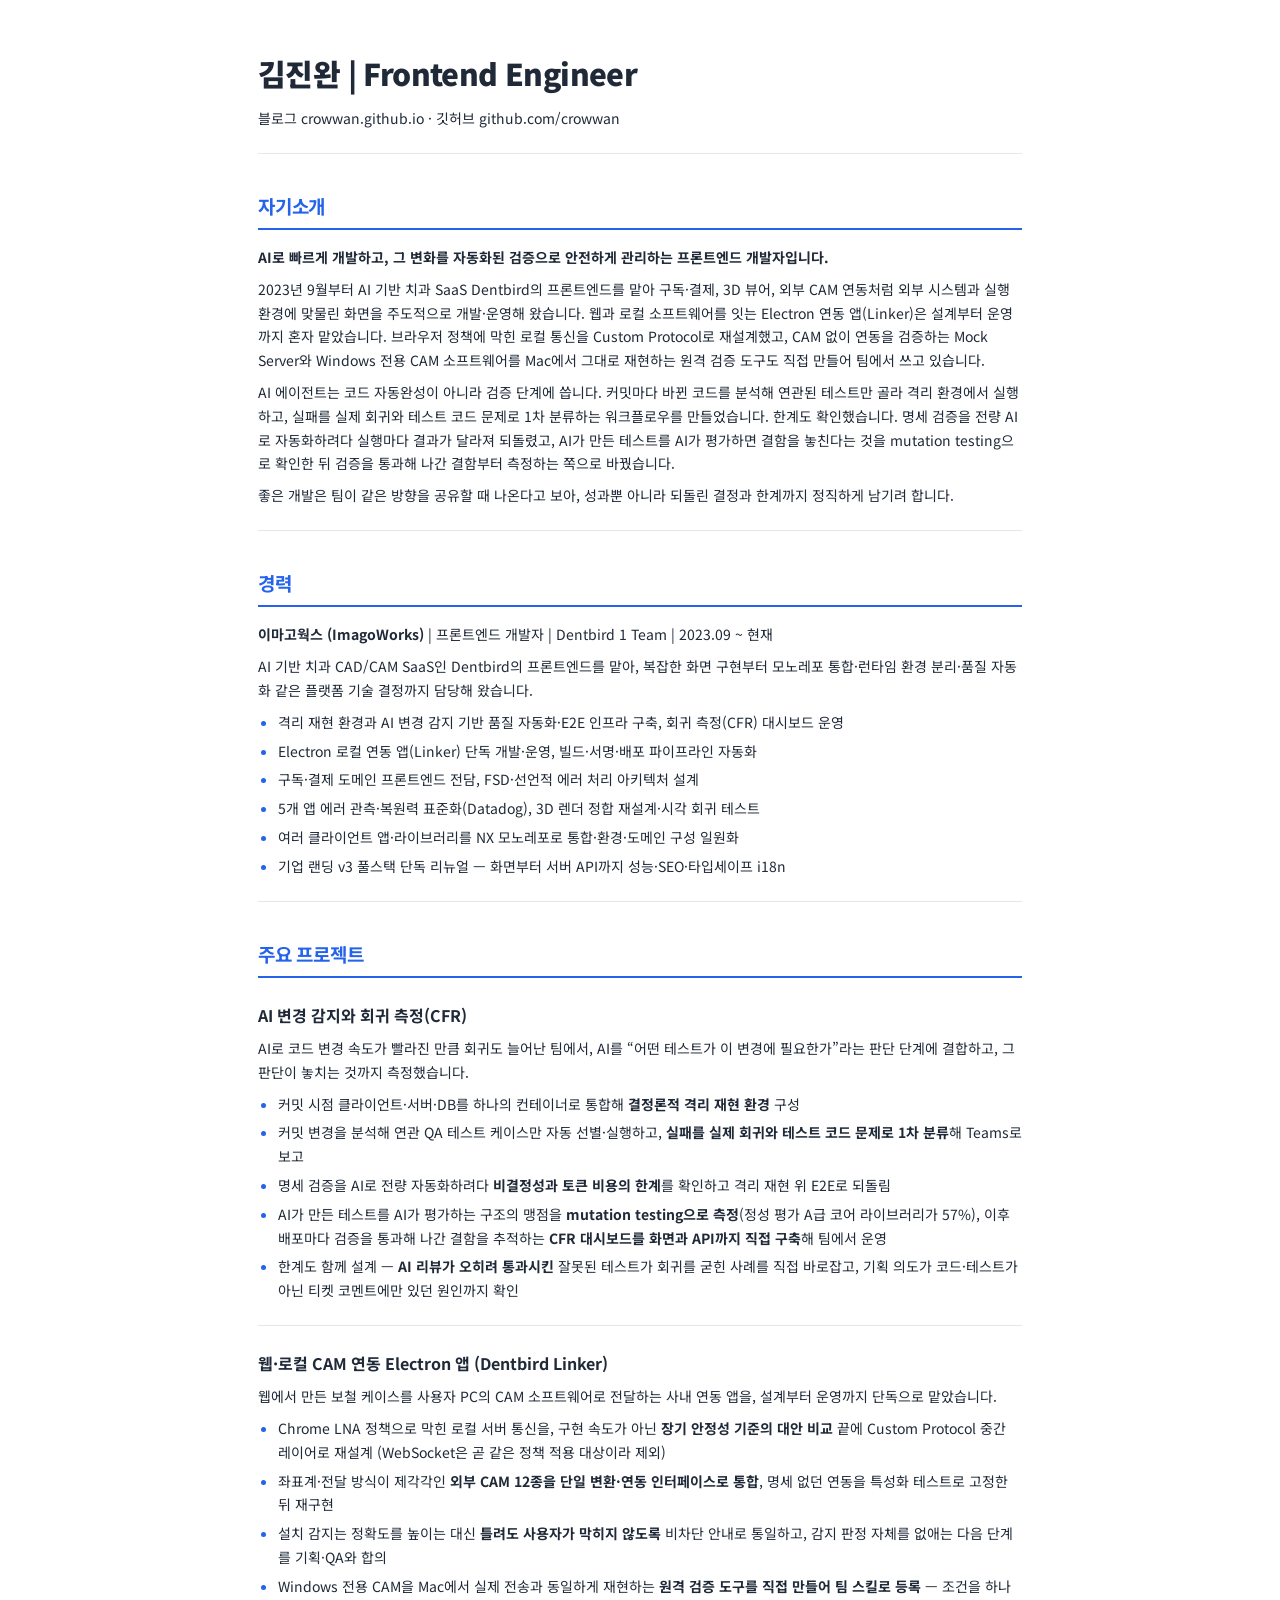
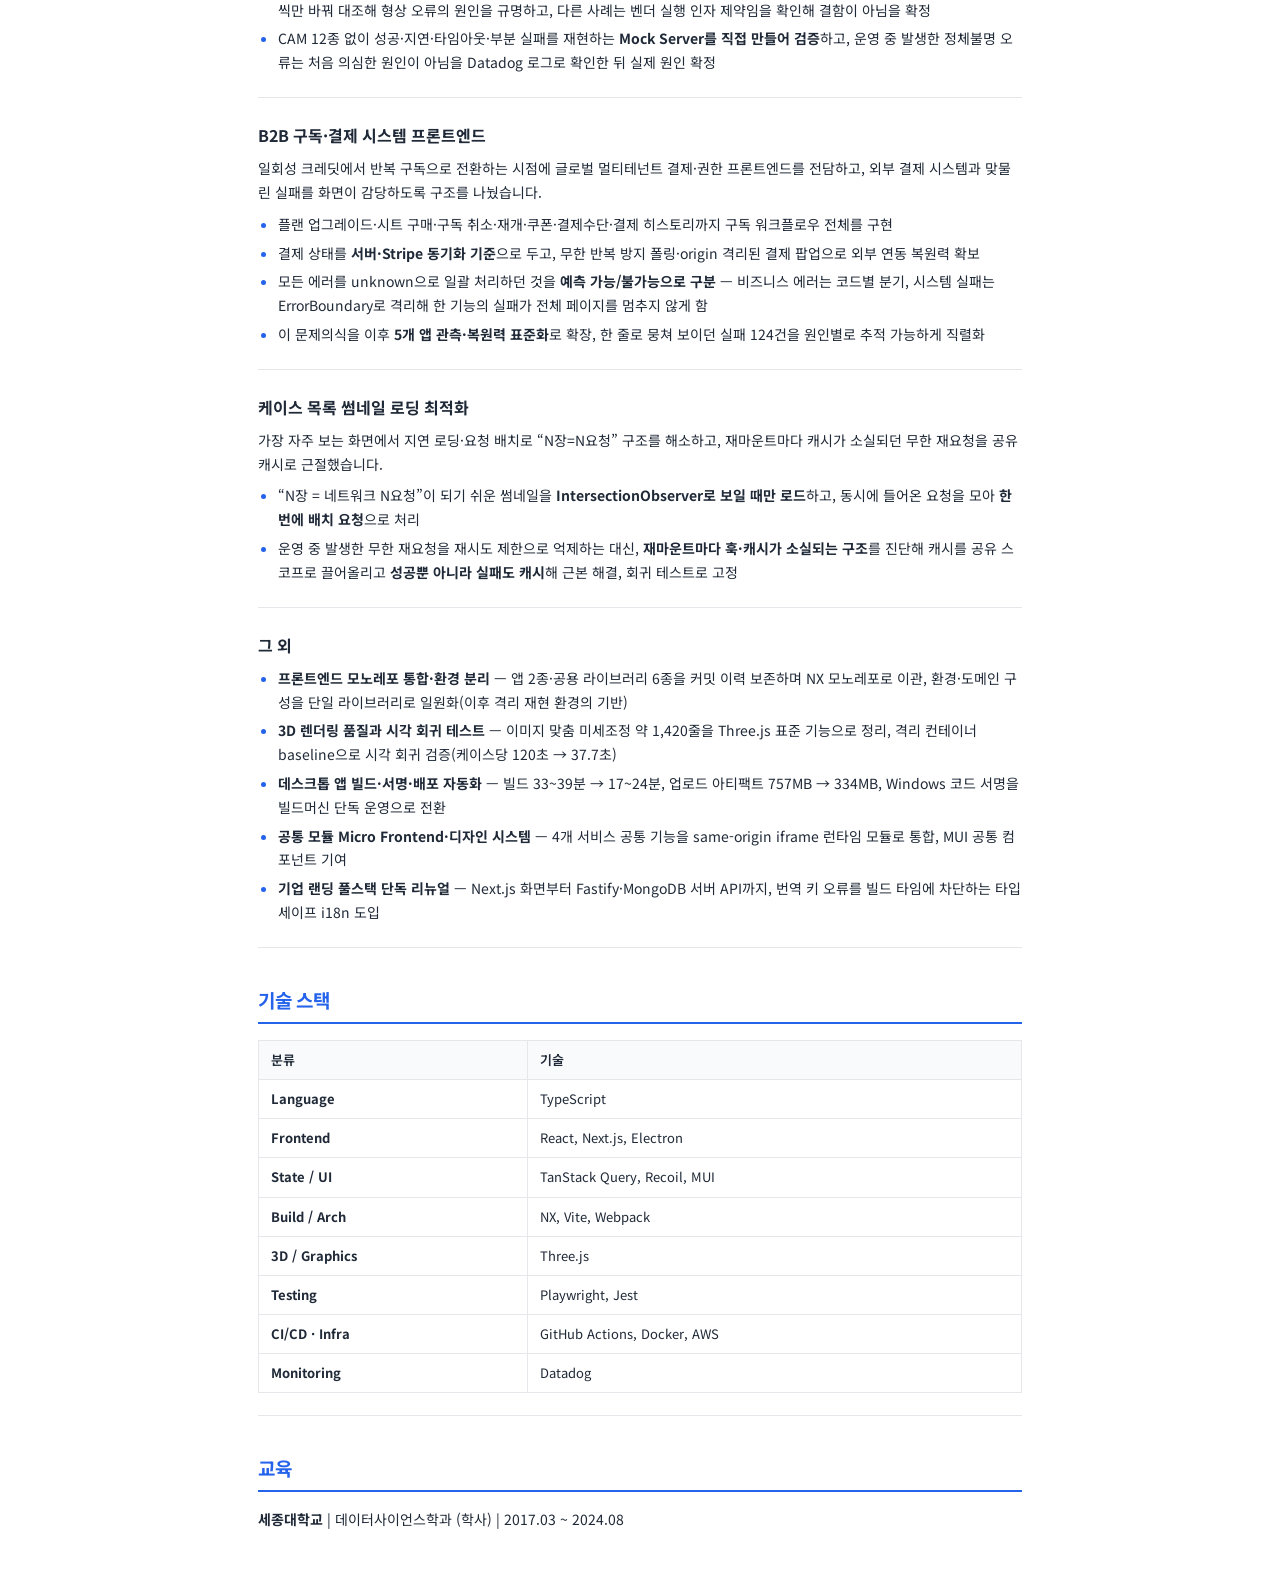
<file: applications/쏘카/resume.html>
<!DOCTYPE html>
<html xmlns="http://www.w3.org/1999/xhtml" lang="ko" xml:lang="ko">
<head>
  <meta charset="utf-8" />
  <meta name="generator" content="pandoc" />
  <meta name="viewport" content="width=device-width, initial-scale=1.0, user-scalable=yes" />
  <title>김진완 이력서 | 쏘카</title>
  <style>
    /* Default styles provided by pandoc.
    ** See https://pandoc.org/MANUAL.html#variables-for-html for config info.
    */
    code{white-space: pre-wrap;}
    span.smallcaps{font-variant: small-caps;}
    div.columns{display: flex; gap: min(4vw, 1.5em);}
    div.column{flex: auto; overflow-x: auto;}
    div.hanging-indent{margin-left: 1.5em; text-indent: -1.5em;}
    /* The extra [class] is a hack that increases specificity enough to
       override a similar rule in reveal.js */
    ul.task-list[class]{list-style: none;}
    ul.task-list li input[type="checkbox"] {
      font-size: inherit;
      width: 0.8em;
      margin: 0 0.8em 0.2em -1.6em;
      vertical-align: middle;
    }
    .display.math{display: block; text-align: center; margin: 0.5rem auto;}
  </style>
  <link rel="stylesheet" href="resume-style.css" />
</head>
<body>
<!-- 쏘카(SOCAR) Product Engineer 지원용 이력서 -->
<!-- 마스터 resume.md에서 선별·압축·재배치 (AI 검증·한계 1번, End-to-End 소유 2번, 결제 3번, 제품 화면 4번) -->
<section id="김진완-frontend-engineer" class="level1">
<h1>김진완 | Frontend Engineer</h1>
<p>블로그 crowwan.github.io · 깃허브 github.com/crowwan</p>
<hr />
<section id="자기소개" class="level2">
<h2>자기소개</h2>
<p><strong>AI로 빠르게 개발하고, 그 변화를 자동화된 검증으로 안전하게
관리하는 프론트엔드 개발자입니다.</strong></p>
<p>2023년 9월부터 AI 기반 치과 SaaS Dentbird의 프론트엔드를 맡아
구독·결제, 3D 뷰어, 외부 CAM 연동처럼 외부 시스템과 실행환경에 맞물린
화면을 주도적으로 개발·운영해 왔습니다. 웹과 로컬 소프트웨어를 잇는
Electron 연동 앱(Linker)은 설계부터 운영까지 혼자 맡았습니다. 브라우저
정책에 막힌 로컬 통신을 Custom Protocol로 재설계했고, CAM 없이 연동을
검증하는 Mock Server와 Windows 전용 CAM 소프트웨어를 Mac에서 그대로
재현하는 원격 검증 도구도 직접 만들어 팀에서 쓰고 있습니다.</p>
<p>AI 에이전트는 코드 자동완성이 아니라 검증 단계에 씁니다. 커밋마다
바뀐 코드를 분석해 연관된 테스트만 골라 격리 환경에서 실행하고, 실패를
실제 회귀와 테스트 코드 문제로 1차 분류하는 워크플로우를 만들었습니다.
한계도 확인했습니다. 명세 검증을 전량 AI로 자동화하려다 실행마다 결과가
달라져 되돌렸고, AI가 만든 테스트를 AI가 평가하면 결함을 놓친다는 것을
mutation testing으로 확인한 뒤 검증을 통과해 나간 결함부터 측정하는
쪽으로 바꿨습니다.</p>
<p>좋은 개발은 팀이 같은 방향을 공유할 때 나온다고 보아, 성과뿐 아니라
되돌린 결정과 한계까지 정직하게 남기려 합니다.</p>
<hr />
</section>
<section id="경력" class="level2">
<h2>경력</h2>
<p><strong>이마고웍스 (ImagoWorks)</strong> | 프론트엔드 개발자 |
Dentbird 1 Team | 2023.09 ~ 현재</p>
<p>AI 기반 치과 CAD/CAM SaaS인 Dentbird의 프론트엔드를 맡아, 복잡한 화면
구현부터 모노레포 통합·런타임 환경 분리·품질 자동화 같은 플랫폼 기술
결정까지 담당해 왔습니다.</p>
<ul>
<li>격리 재현 환경과 AI 변경 감지 기반 품질 자동화·E2E 인프라 구축, 회귀
측정(CFR) 대시보드 운영</li>
<li>Electron 로컬 연동 앱(Linker) 단독 개발·운영, 빌드·서명·배포
파이프라인 자동화</li>
<li>구독·결제 도메인 프론트엔드 전담, FSD·선언적 에러 처리 아키텍처
설계</li>
<li>5개 앱 에러 관측·복원력 표준화(Datadog), 3D 렌더 정합 재설계·시각
회귀 테스트</li>
<li>여러 클라이언트 앱·라이브러리를 NX 모노레포로 통합·환경·도메인 구성
일원화</li>
<li>기업 랜딩 v3 풀스택 단독 리뉴얼 — 화면부터 서버 API까지
성능·SEO·타입세이프 i18n</li>
</ul>
<hr />
</section>
<section id="주요-프로젝트" class="level2">
<h2>주요 프로젝트</h2>
<section id="ai-변경-감지와-회귀-측정cfr" class="level3">
<h3>AI 변경 감지와 회귀 측정(CFR)</h3>
<p>AI로 코드 변경 속도가 빨라진 만큼 회귀도 늘어난 팀에서, AI를 “어떤
테스트가 이 변경에 필요한가”라는 판단 단계에 결합하고, 그 판단이 놓치는
것까지 측정했습니다.</p>
<ul>
<li>커밋 시점 클라이언트·서버·DB를 하나의 컨테이너로 통합해
<strong>결정론적 격리 재현 환경</strong> 구성</li>
<li>커밋 변경을 분석해 연관 QA 테스트 케이스만 자동 선별·실행하고,
<strong>실패를 실제 회귀와 테스트 코드 문제로 1차 분류</strong>해
Teams로 보고</li>
<li>명세 검증을 AI로 전량 자동화하려다 <strong>비결정성과 토큰 비용의
한계</strong>를 확인하고 격리 재현 위 E2E로 되돌림</li>
<li>AI가 만든 테스트를 AI가 평가하는 구조의 맹점을 <strong>mutation
testing으로 측정</strong>(정성 평가 A급 코어 라이브러리가 57%), 이후
배포마다 검증을 통과해 나간 결함을 추적하는 <strong>CFR 대시보드를
화면과 API까지 직접 구축</strong>해 팀에서 운영</li>
<li>한계도 함께 설계 — <strong>AI 리뷰가 오히려 통과시킨</strong> 잘못된
테스트가 회귀를 굳힌 사례를 직접 바로잡고, 기획 의도가 코드·테스트가
아닌 티켓 코멘트에만 있던 원인까지 확인</li>
</ul>
<hr />
</section>
<section id="웹로컬-cam-연동-electron-앱-dentbird-linker"
class="level3">
<h3>웹·로컬 CAM 연동 Electron 앱 (Dentbird Linker)</h3>
<p>웹에서 만든 보철 케이스를 사용자 PC의 CAM 소프트웨어로 전달하는 사내
연동 앱을, 설계부터 운영까지 단독으로 맡았습니다.</p>
<ul>
<li>Chrome LNA 정책으로 막힌 로컬 서버 통신을, 구현 속도가 아닌
<strong>장기 안정성 기준의 대안 비교</strong> 끝에 Custom Protocol 중간
레이어로 재설계 (WebSocket은 곧 같은 정책 적용 대상이라 제외)</li>
<li>좌표계·전달 방식이 제각각인 <strong>외부 CAM 12종을 단일 변환·연동
인터페이스로 통합</strong>, 명세 없던 연동을 특성화 테스트로 고정한 뒤
재구현</li>
<li>설치 감지는 정확도를 높이는 대신 <strong>틀려도 사용자가 막히지
않도록</strong> 비차단 안내로 통일하고, 감지 판정 자체를 없애는 다음
단계를 기획·QA와 합의</li>
<li>Windows 전용 CAM을 Mac에서 실제 전송과 동일하게 재현하는
<strong>원격 검증 도구를 직접 만들어 팀 스킬로 등록</strong> — 조건을
하나씩만 바꿔 대조해 형상 오류의 원인을 규명하고, 다른 사례는 벤더 실행
인자 제약임을 확인해 결함이 아님을 확정</li>
<li>CAM 12종 없이 성공·지연·타임아웃·부분 실패를 재현하는 <strong>Mock
Server를 직접 만들어 검증</strong>하고, 운영 중 발생한 정체불명 오류는
처음 의심한 원인이 아님을 Datadog 로그로 확인한 뒤 실제 원인 확정</li>
</ul>
<hr />
</section>
<section id="b2b-구독결제-시스템-프론트엔드" class="level3">
<h3>B2B 구독·결제 시스템 프론트엔드</h3>
<p>일회성 크레딧에서 반복 구독으로 전환하는 시점에 글로벌 멀티테넌트
결제·권한 프론트엔드를 전담하고, 외부 결제 시스템과 맞물린 실패를 화면이
감당하도록 구조를 나눴습니다.</p>
<ul>
<li>플랜 업그레이드·시트 구매·구독 취소·재개·쿠폰·결제수단·결제
히스토리까지 구독 워크플로우 전체를 구현</li>
<li>결제 상태를 <strong>서버·Stripe 동기화 기준</strong>으로 두고, 무한
반복 방지 폴링·origin 격리된 결제 팝업으로 외부 연동 복원력 확보</li>
<li>모든 에러를 unknown으로 일괄 처리하던 것을 <strong>예측
가능/불가능으로 구분</strong> — 비즈니스 에러는 코드별 분기, 시스템
실패는 ErrorBoundary로 격리해 한 기능의 실패가 전체 페이지를 멈추지 않게
함</li>
<li>이 문제의식을 이후 <strong>5개 앱 관측·복원력 표준화</strong>로
확장, 한 줄로 뭉쳐 보이던 실패 124건을 원인별로 추적 가능하게
직렬화</li>
</ul>
<hr />
</section>
<section id="케이스-목록-썸네일-로딩-최적화" class="level3">
<h3>케이스 목록 썸네일 로딩 최적화</h3>
<p>가장 자주 보는 화면에서 지연 로딩·요청 배치로 “N장=N요청” 구조를
해소하고, 재마운트마다 캐시가 소실되던 무한 재요청을 공유 캐시로
근절했습니다.</p>
<ul>
<li>“N장 = 네트워크 N요청”이 되기 쉬운 썸네일을
<strong>IntersectionObserver로 보일 때만 로드</strong>하고, 동시에
들어온 요청을 모아 <strong>한 번에 배치 요청</strong>으로 처리</li>
<li>운영 중 발생한 무한 재요청을 재시도 제한으로 억제하는 대신,
<strong>재마운트마다 훅·캐시가 소실되는 구조</strong>를 진단해 캐시를
공유 스코프로 끌어올리고 <strong>성공뿐 아니라 실패도 캐시</strong>해
근본 해결, 회귀 테스트로 고정</li>
</ul>
<hr />
</section>
<section id="그-외" class="level3">
<h3>그 외</h3>
<ul>
<li><strong>프론트엔드 모노레포 통합·환경 분리</strong> — 앱 2종·공용
라이브러리 6종을 커밋 이력 보존하며 NX 모노레포로 이관, 환경·도메인
구성을 단일 라이브러리로 일원화(이후 격리 재현 환경의 기반)</li>
<li><strong>3D 렌더링 품질과 시각 회귀 테스트</strong> — 이미지 맞춤
미세조정 약 1,420줄을 Three.js 표준 기능으로 정리, 격리 컨테이너
baseline으로 시각 회귀 검증(케이스당 120초 → 37.7초)</li>
<li><strong>데스크톱 앱 빌드·서명·배포 자동화</strong> — 빌드 33~39분 →
17~24분, 업로드 아티팩트 757MB → 334MB, Windows 코드 서명을 빌드머신
단독 운영으로 전환</li>
<li><strong>공통 모듈 Micro Frontend·디자인 시스템</strong> — 4개 서비스
공통 기능을 same-origin iframe 런타임 모듈로 통합, MUI 공통 컴포넌트
기여</li>
<li><strong>기업 랜딩 풀스택 단독 리뉴얼</strong> — Next.js 화면부터
Fastify·MongoDB 서버 API까지, 번역 키 오류를 빌드 타임에 차단하는
타입세이프 i18n 도입</li>
</ul>
<hr />
</section>
</section>
<section id="기술-스택" class="level2">
<h2>기술 스택</h2>
<table>
<thead>
<tr>
<th>분류</th>
<th>기술</th>
</tr>
</thead>
<tbody>
<tr>
<td><strong>Language</strong></td>
<td>TypeScript</td>
</tr>
<tr>
<td><strong>Frontend</strong></td>
<td>React, Next.js, Electron</td>
</tr>
<tr>
<td><strong>State / UI</strong></td>
<td>TanStack Query, Recoil, MUI</td>
</tr>
<tr>
<td><strong>Build / Arch</strong></td>
<td>NX, Vite, Webpack</td>
</tr>
<tr>
<td><strong>3D / Graphics</strong></td>
<td>Three.js</td>
</tr>
<tr>
<td><strong>Testing</strong></td>
<td>Playwright, Jest</td>
</tr>
<tr>
<td><strong>CI/CD · Infra</strong></td>
<td>GitHub Actions, Docker, AWS</td>
</tr>
<tr>
<td><strong>Monitoring</strong></td>
<td>Datadog</td>
</tr>
</tbody>
</table>
<hr />
</section>
<section id="교육" class="level2">
<h2>교육</h2>
<p><strong>세종대학교</strong> | 데이터사이언스학과 (학사) | 2017.03 ~
2024.08</p>
</section>
</section>
</body>
</html>
</file>
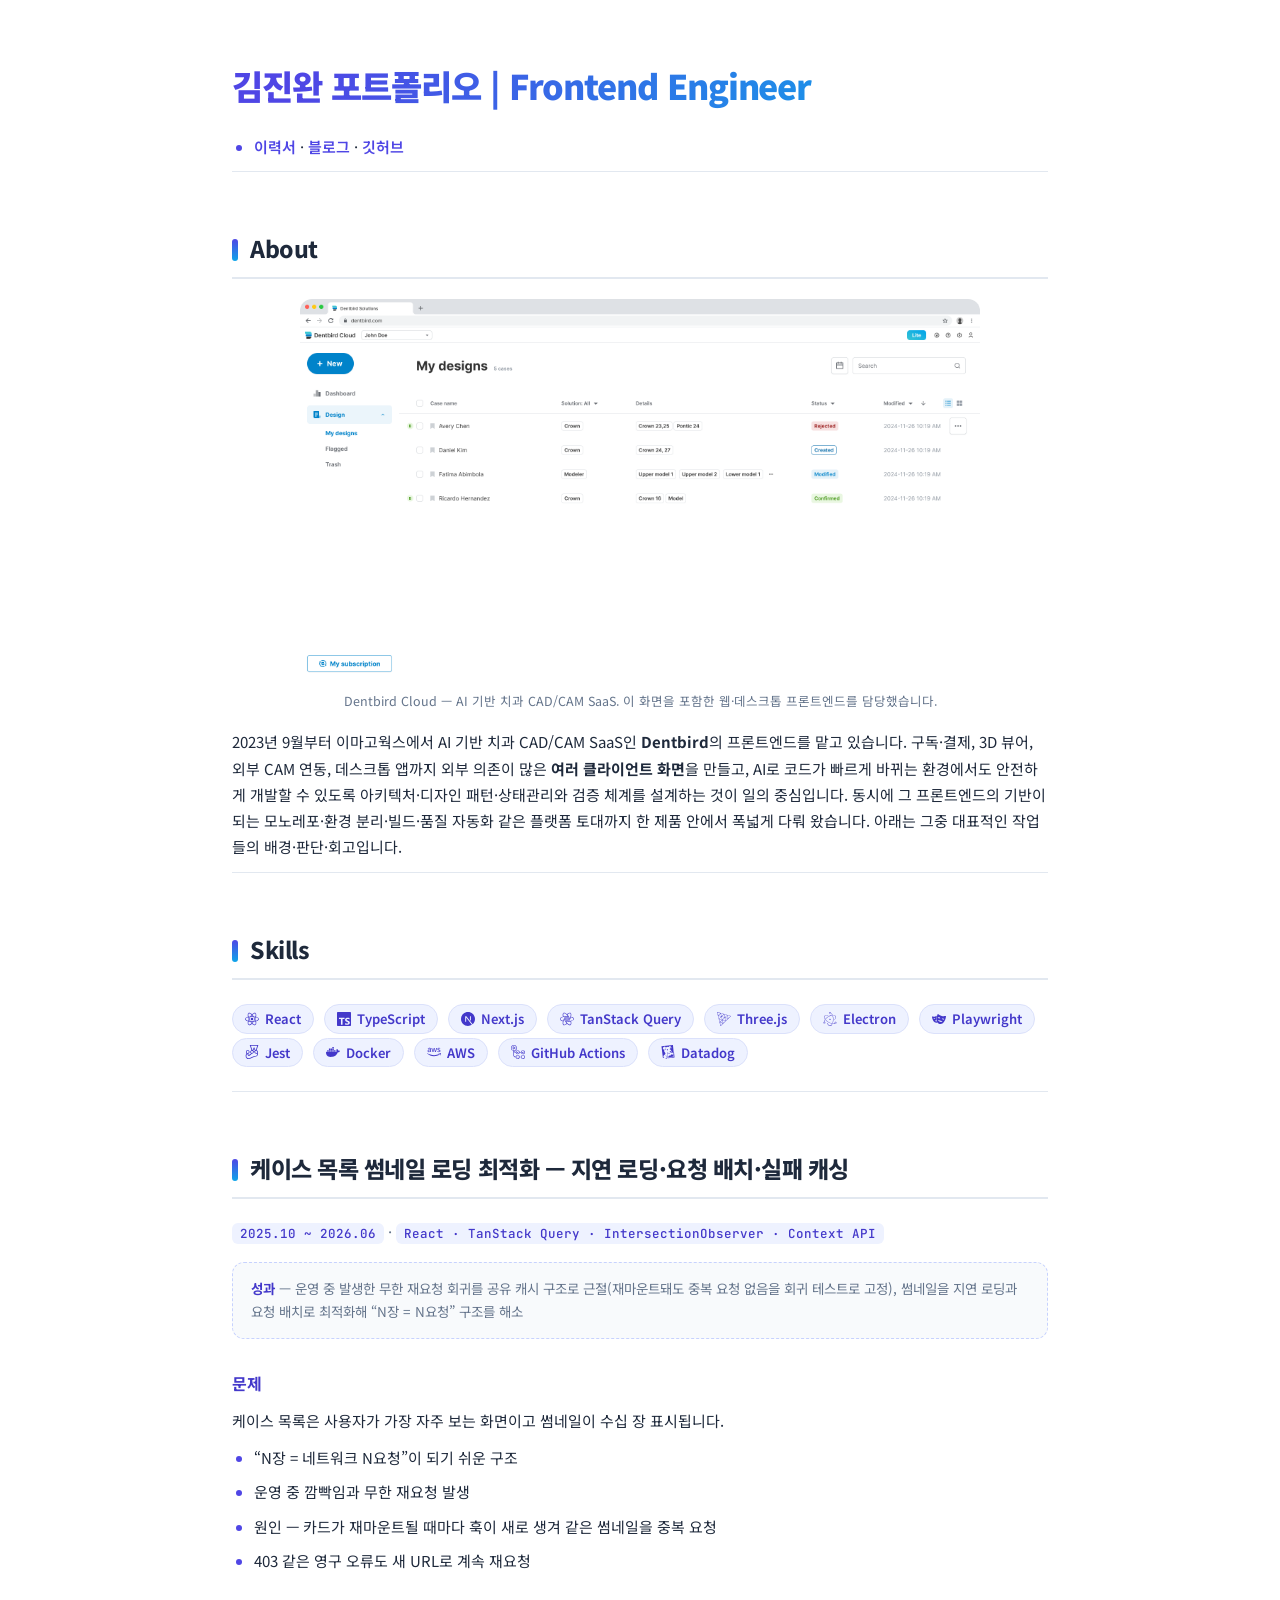
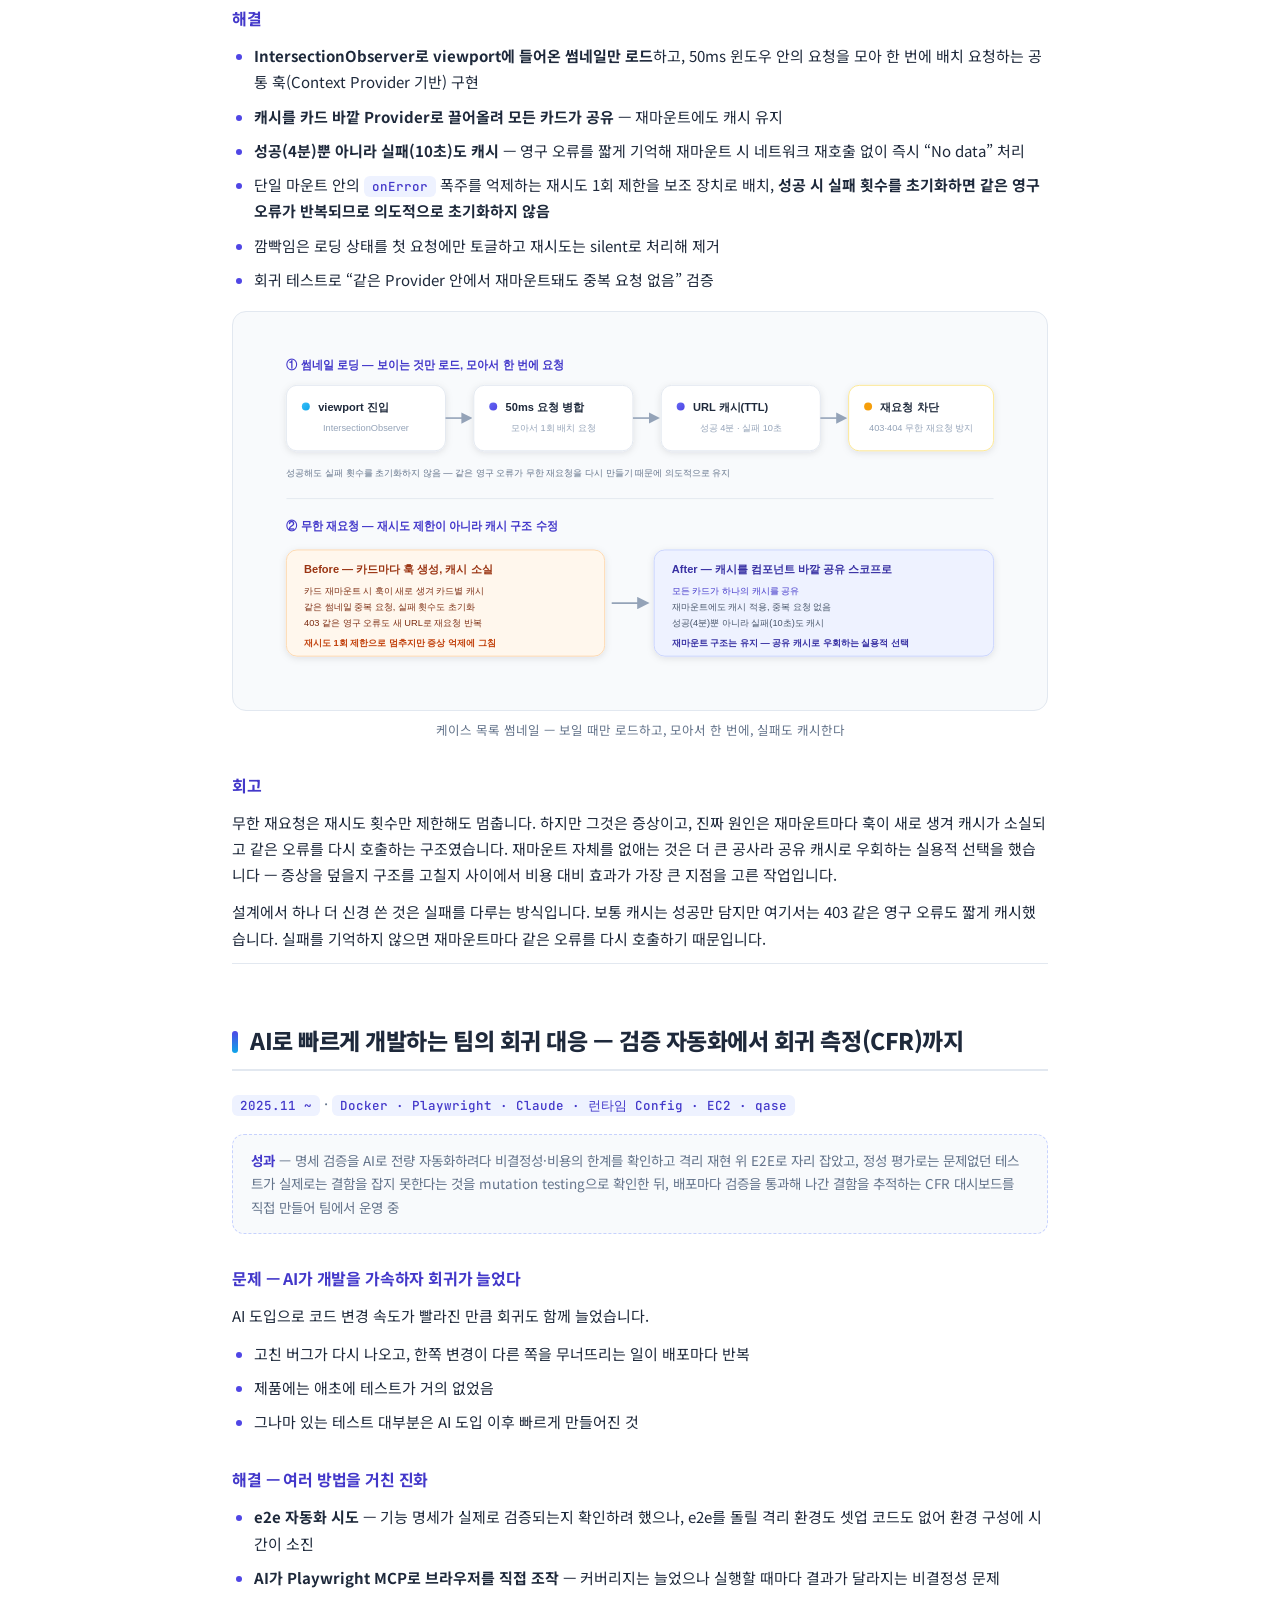
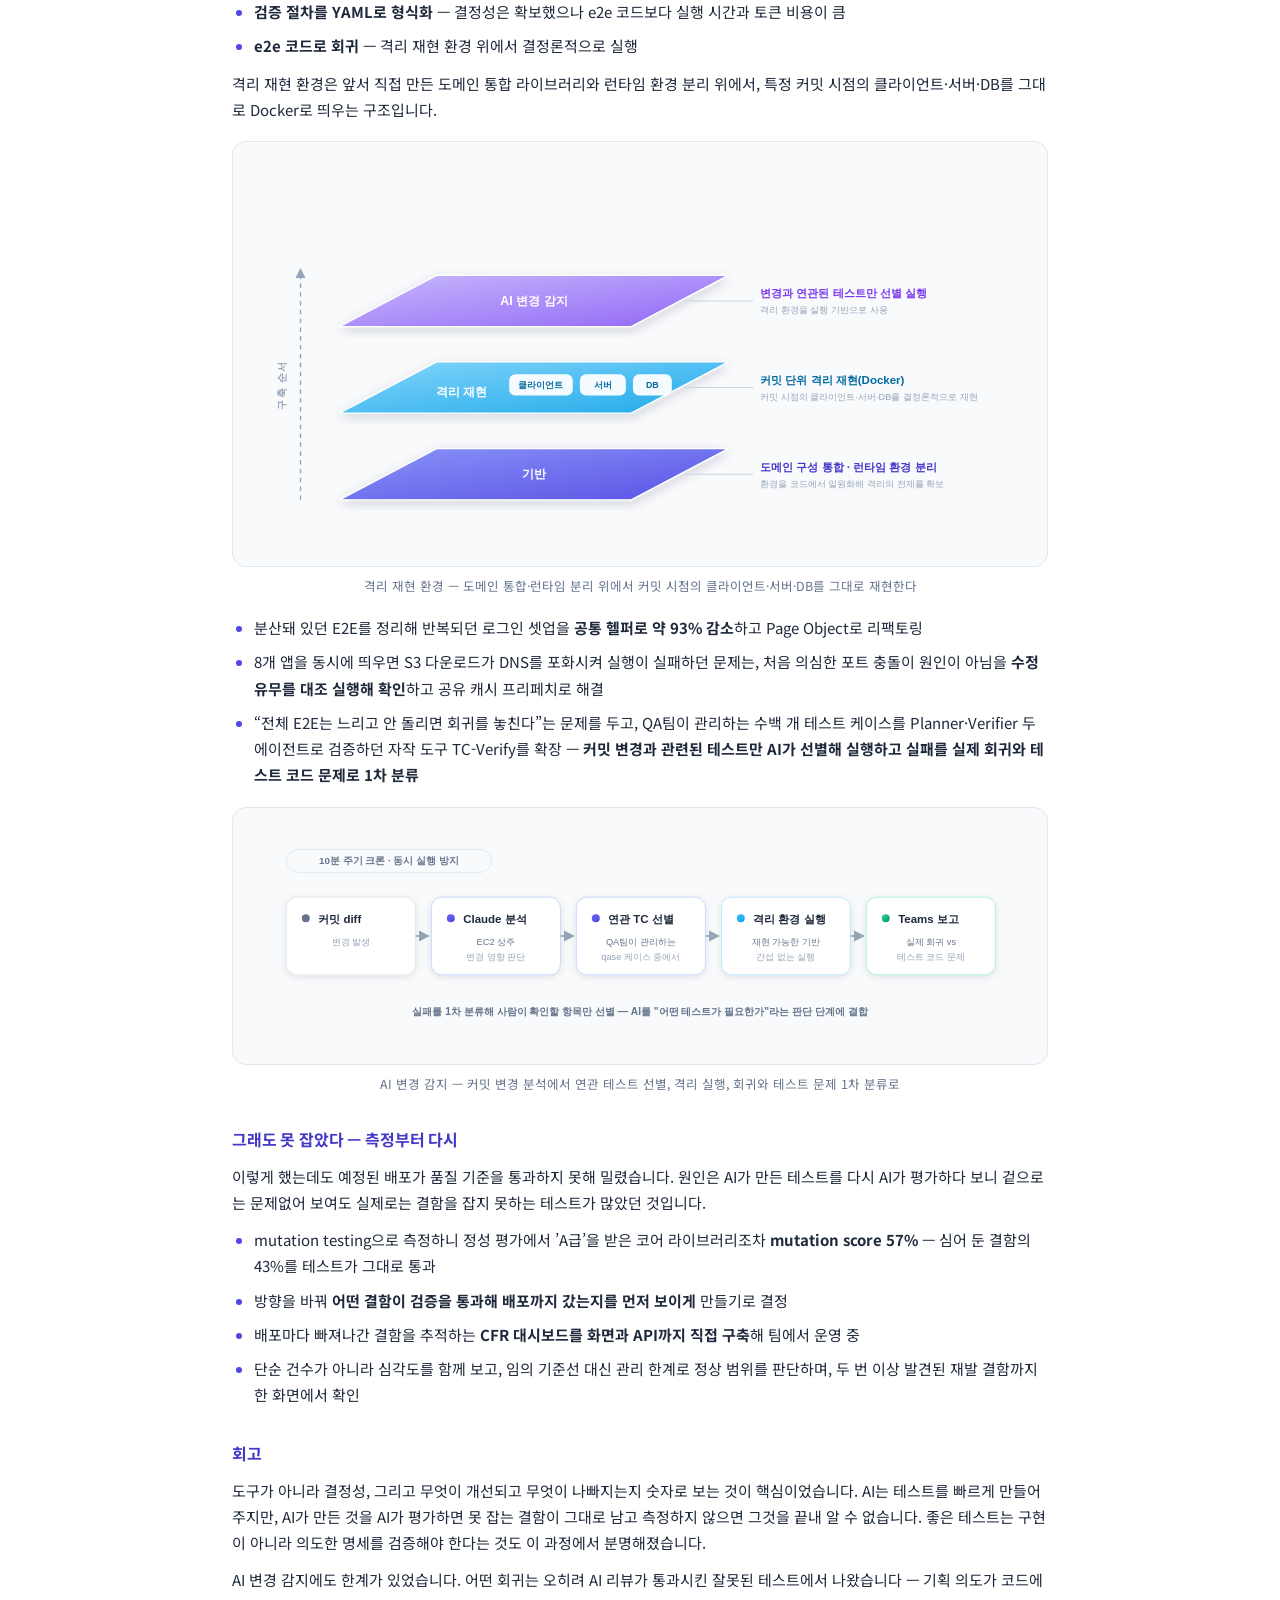
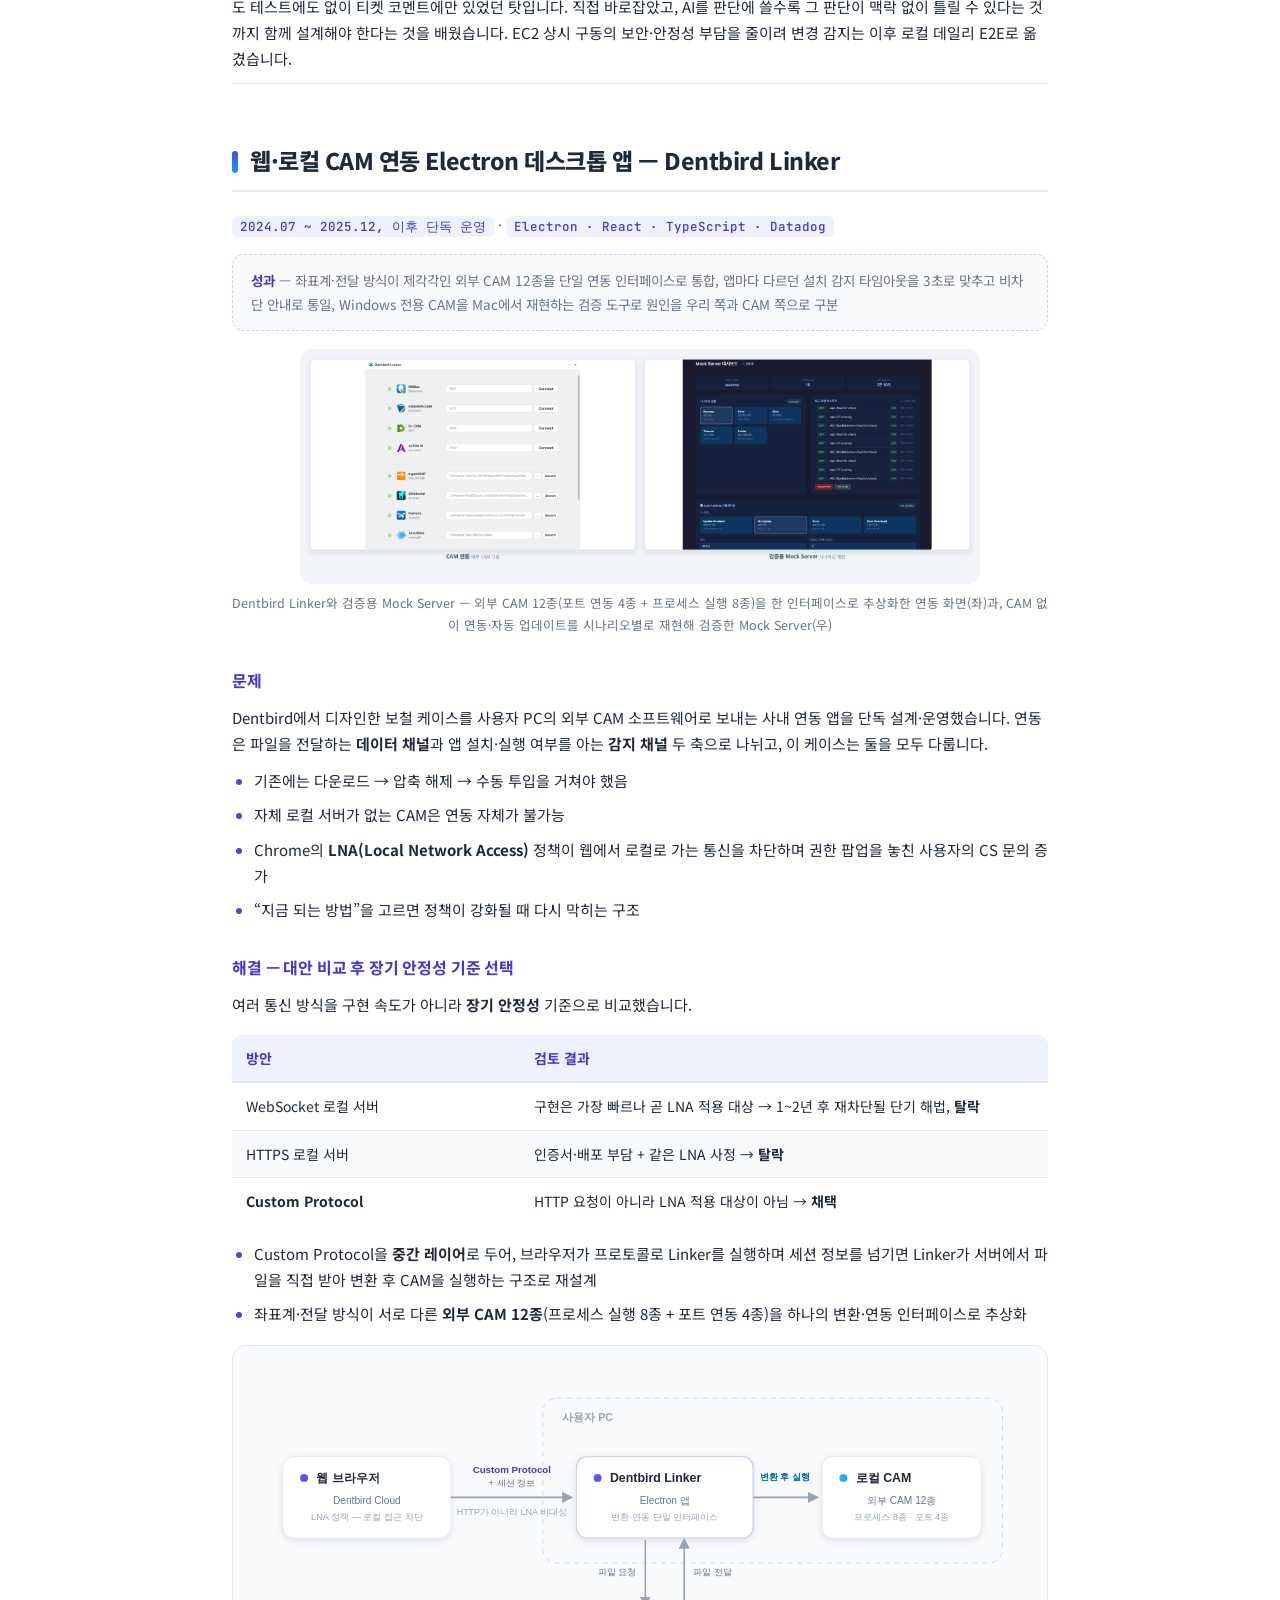
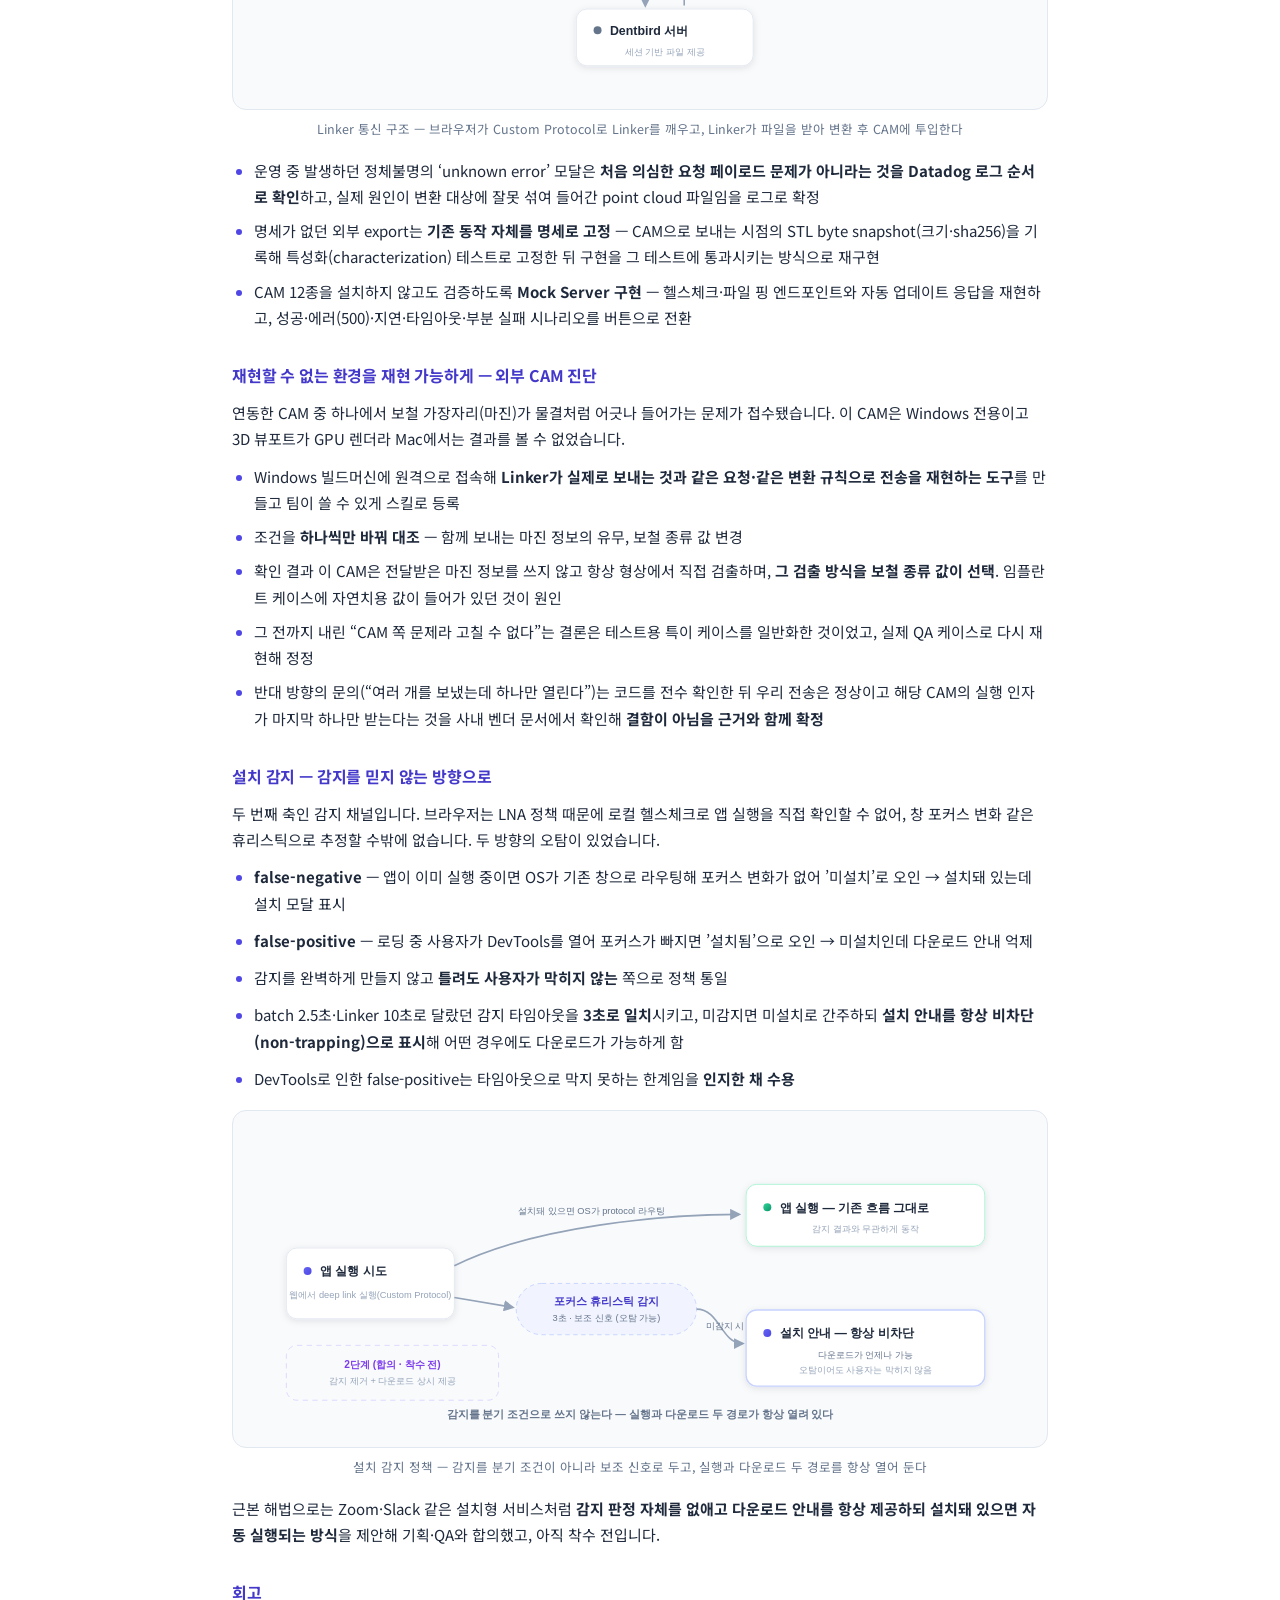
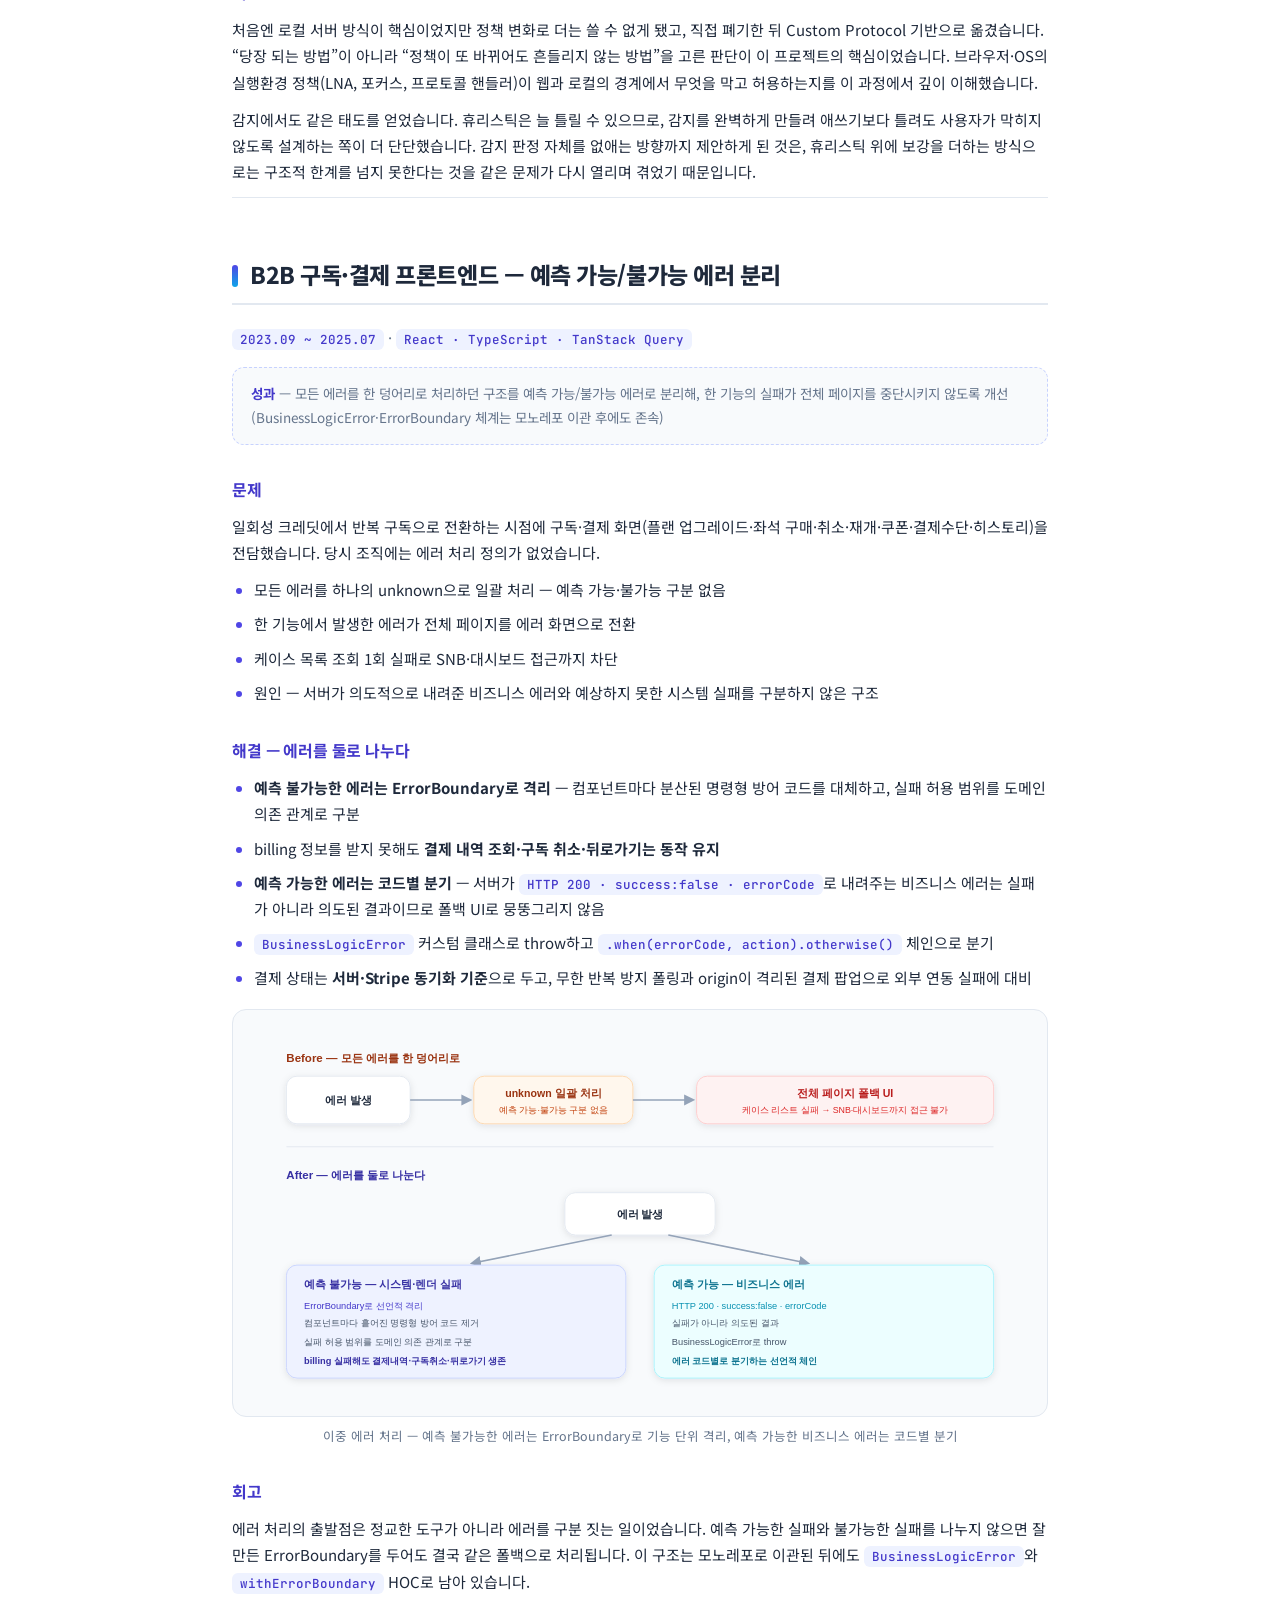
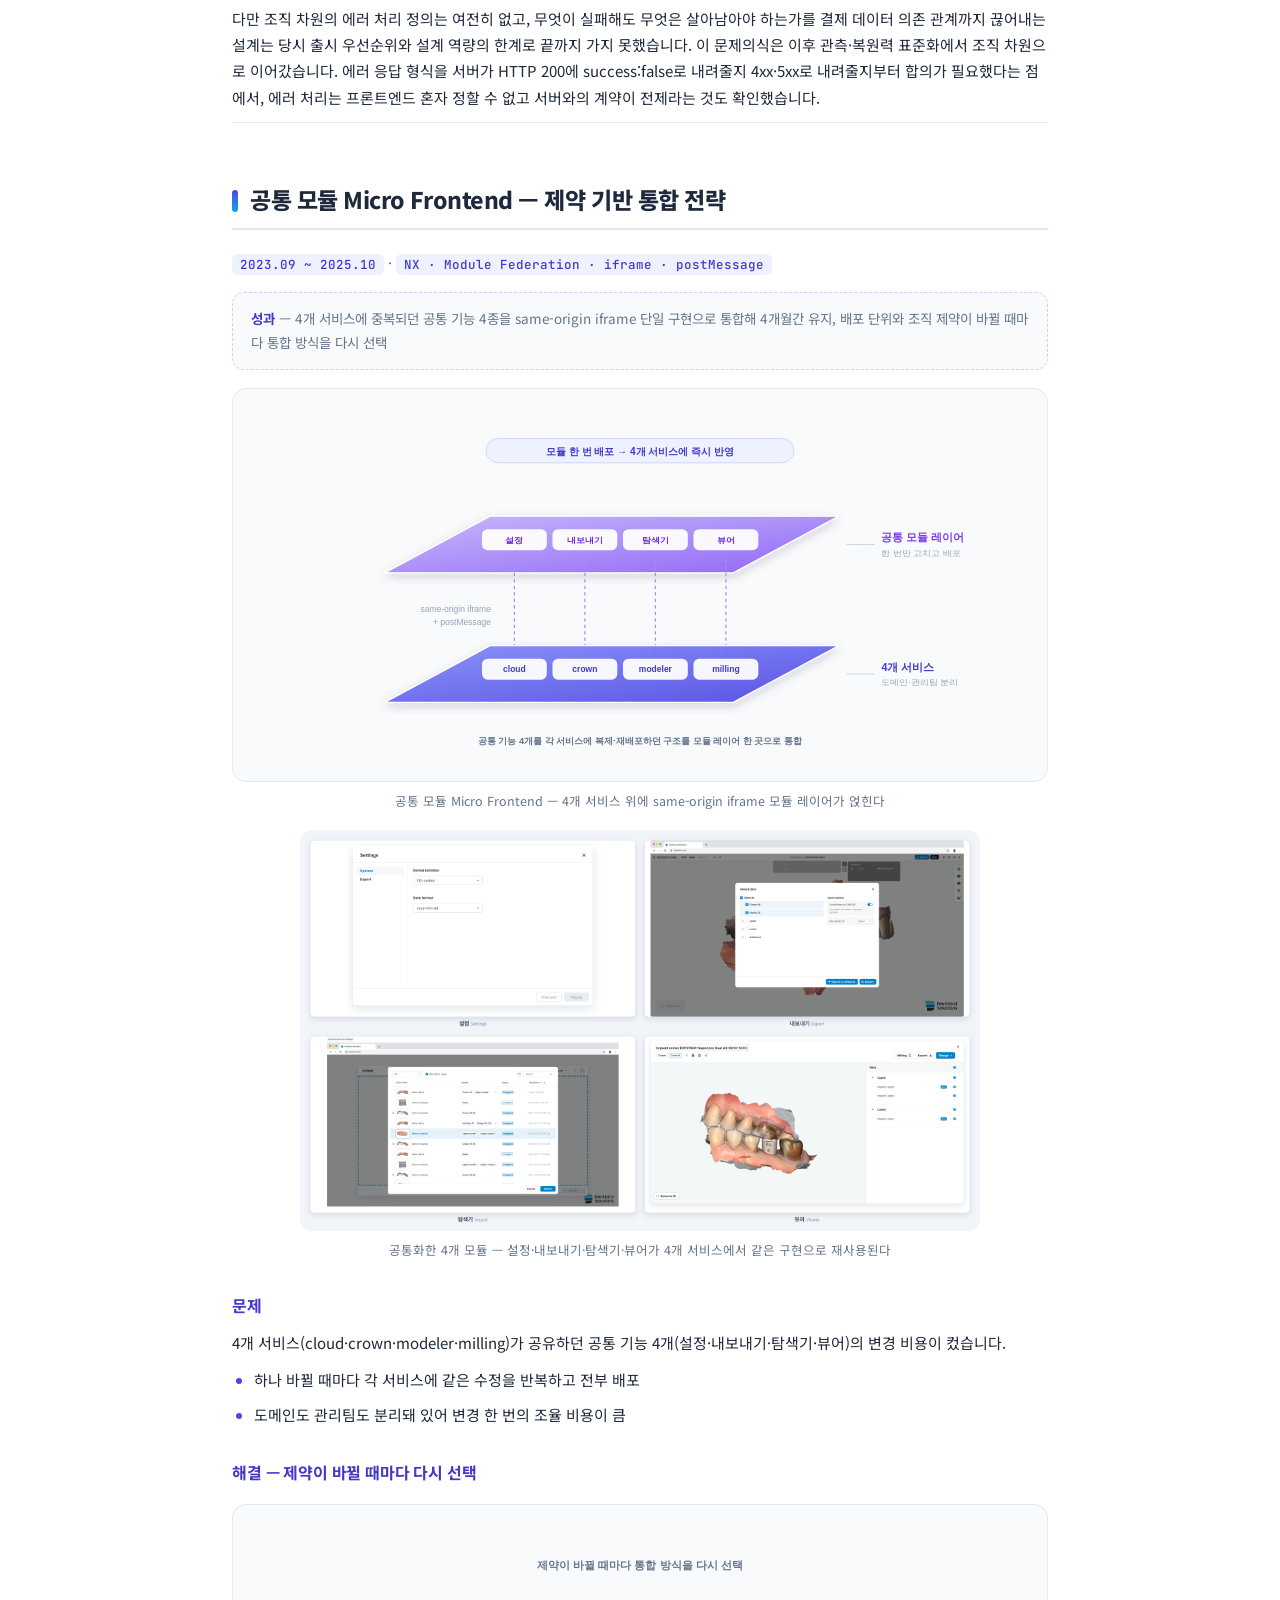
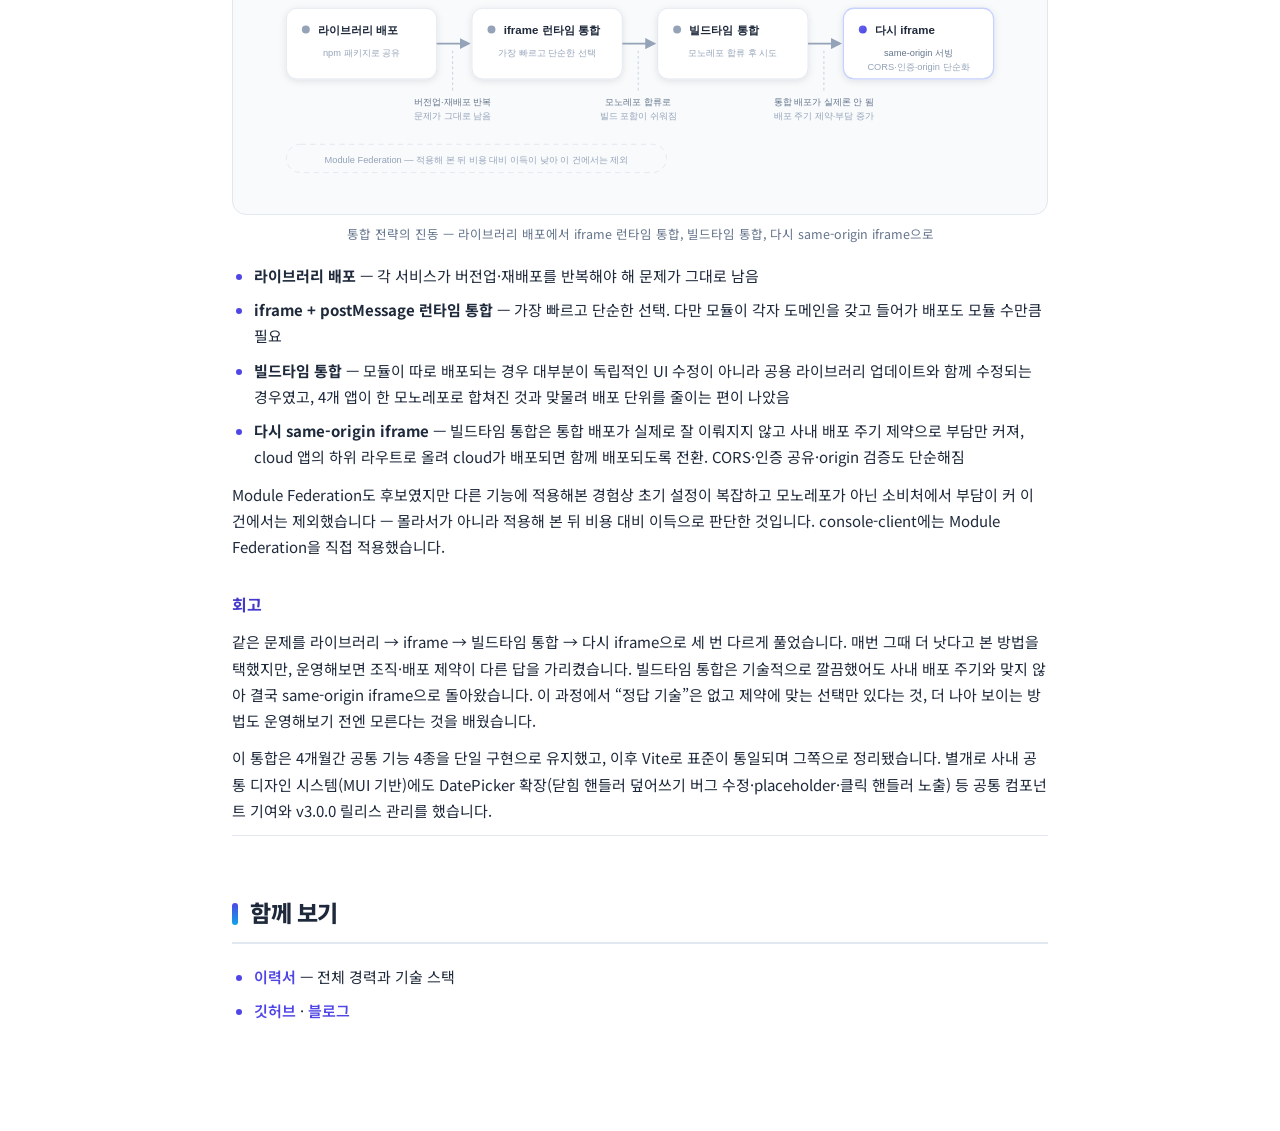
<file: applications/에이블리/portfolio.html>
<!DOCTYPE html>
<html xmlns="http://www.w3.org/1999/xhtml" lang="ko" xml:lang="ko">
<head>
  <meta charset="utf-8" />
  <meta name="generator" content="pandoc" />
  <meta name="viewport" content="width=device-width, initial-scale=1.0, user-scalable=yes" />
  <title>김진완 포트폴리오 | 에이블리</title>
  <style>
    /* Default styles provided by pandoc.
    ** See https://pandoc.org/MANUAL.html#variables-for-html for config info.
    */
    code{white-space: pre-wrap;}
    span.smallcaps{font-variant: small-caps;}
    div.columns{display: flex; gap: min(4vw, 1.5em);}
    div.column{flex: auto; overflow-x: auto;}
    div.hanging-indent{margin-left: 1.5em; text-indent: -1.5em;}
    /* The extra [class] is a hack that increases specificity enough to
       override a similar rule in reveal.js */
    ul.task-list[class]{list-style: none;}
    ul.task-list li input[type="checkbox"] {
      font-size: inherit;
      width: 0.8em;
      margin: 0 0.8em 0.2em -1.6em;
      vertical-align: middle;
    }
    .display.math{display: block; text-align: center; margin: 0.5rem auto;}
  </style>
  <link rel="stylesheet" href="portfolio-style.css" />
</head>
<body>
<!-- 에이블리(ABLY) 프론트엔드 엔지니어 지원용 포트폴리오 -->
<!-- 마스터 portfolio.md에서 5개 선별·재배치 (제품 카드 먼저, 브라우저 깊은 이해·웹뷰·AI 우대 직격) -->
<section id="김진완-포트폴리오-frontend-engineer" class="level1">
<h1>김진완 포트폴리오 | Frontend Engineer</h1>
<ul>
<li><a href="resume.html">이력서</a> · <a
href="https://crowwan.github.io/">블로그</a> · <a
href="https://github.com/crowwan">깃허브</a></li>
</ul>
<hr />
<section id="about" class="level2">
<h2>About</h2>
<figure>
<img src="../../images/portfolio/screenshots/cloud-case-list.png"
alt="Dentbird Cloud — AI 기반 치과 CAD/CAM SaaS. 이 화면을 포함한 웹·데스크톱 프론트엔드를 담당했습니다." />
<figcaption aria-hidden="true">Dentbird Cloud — AI 기반 치과 CAD/CAM
SaaS. 이 화면을 포함한 웹·데스크톱 프론트엔드를
담당했습니다.</figcaption>
</figure>
<p>2023년 9월부터 이마고웍스에서 AI 기반 치과 CAD/CAM SaaS인
<strong>Dentbird</strong>의 프론트엔드를 맡고 있습니다. 구독·결제, 3D
뷰어, 외부 CAM 연동, 데스크톱 앱까지 외부 의존이 많은 <strong>여러
클라이언트 화면</strong>을 만들고, AI로 코드가 빠르게 바뀌는 환경에서도
안전하게 개발할 수 있도록 아키텍처·디자인 패턴·상태관리와 검증 체계를
설계하는 것이 일의 중심입니다. 동시에 그 프론트엔드의 기반이 되는
모노레포·환경 분리·빌드·품질 자동화 같은 플랫폼 토대까지 한 제품 안에서
폭넓게 다뤄 왔습니다. 아래는 그중 대표적인 작업들의
배경·판단·회고입니다.</p>
<hr />
</section>
<section id="skills" class="level2">
<h2>Skills</h2>
<p class="skills-chips">
<span
class="chip"><img src="../../images/portfolio/icons/react.svg" alt="">React</span>
<span
class="chip"><img src="../../images/portfolio/icons/typescript.svg" alt="">TypeScript</span>
<span
class="chip"><img src="../../images/portfolio/icons/nextjs.svg" alt="">Next.js</span>
<span
class="chip"><img src="../../images/portfolio/icons/tanstack.svg" alt="">TanStack
Query</span> <span
class="chip"><img src="../../images/portfolio/icons/threejs.svg" alt="">Three.js</span>
<span
class="chip"><img src="../../images/portfolio/icons/electron.svg" alt="">Electron</span>
<span
class="chip"><img src="../../images/portfolio/icons/playwright.svg" alt="">Playwright</span>
<span
class="chip"><img src="../../images/portfolio/icons/jest.svg" alt="">Jest</span>
<span
class="chip"><img src="../../images/portfolio/icons/docker.svg" alt="">Docker</span>
<span
class="chip"><img src="../../images/portfolio/icons/aws.svg" alt="">AWS</span>
<span
class="chip"><img src="../../images/portfolio/icons/ghactions.svg" alt="">GitHub
Actions</span> <span
class="chip"><img src="../../images/portfolio/icons/datadog.svg" alt="">Datadog</span>
</p>
<hr />
</section>
<section id="케이스-목록-썸네일-로딩-최적화-지연-로딩요청-배치실패-캐싱"
class="level2">
<h2>케이스 목록 썸네일 로딩 최적화 — 지연 로딩·요청 배치·실패 캐싱</h2>
<p><code>2025.10 ~ 2026.06</code> ·
<code>React · TanStack Query · IntersectionObserver · Context API</code></p>
<blockquote>
<p><strong>성과</strong> — 운영 중 발생한 무한 재요청 회귀를 공유 캐시
구조로 근절(재마운트돼도 중복 요청 없음을 회귀 테스트로 고정), 썸네일을
지연 로딩과 요청 배치로 최적화해 “N장 = N요청” 구조를 해소</p>
</blockquote>
<section id="문제" class="level3">
<h3>문제</h3>
<p>케이스 목록은 사용자가 가장 자주 보는 화면이고 썸네일이 수십 장
표시됩니다.</p>
<ul>
<li>“N장 = 네트워크 N요청”이 되기 쉬운 구조</li>
<li>운영 중 깜빡임과 무한 재요청 발생</li>
<li>원인 — 카드가 재마운트될 때마다 훅이 새로 생겨 같은 썸네일을 중복
요청</li>
<li>403 같은 영구 오류도 새 URL로 계속 재요청</li>
</ul>
</section>
<section id="해결" class="level3">
<h3>해결</h3>
<ul>
<li><strong>IntersectionObserver로 viewport에 들어온 썸네일만
로드</strong>하고, 50ms 윈도우 안의 요청을 모아 한 번에 배치 요청하는
공통 훅(Context Provider 기반) 구현</li>
<li><strong>캐시를 카드 바깥 Provider로 끌어올려 모든 카드가
공유</strong> — 재마운트에도 캐시 유지</li>
<li><strong>성공(4분)뿐 아니라 실패(10초)도 캐시</strong> — 영구 오류를
짧게 기억해 재마운트 시 네트워크 재호출 없이 즉시 “No data” 처리</li>
<li>단일 마운트 안의 <code>onError</code> 폭주를 억제하는 재시도 1회
제한을 보조 장치로 배치, <strong>성공 시 실패 횟수를 초기화하면 같은
영구 오류가 반복되므로 의도적으로 초기화하지 않음</strong></li>
<li>깜빡임은 로딩 상태를 첫 요청에만 토글하고 재시도는 silent로 처리해
제거</li>
<li>회귀 테스트로 “같은 Provider 안에서 재마운트돼도 중복 요청 없음”
검증</li>
</ul>
<figure>
<img src="../../images/portfolio/diagrams/list-performance.svg"
class="diagram"
alt="케이스 목록 썸네일 — 보일 때만 로드하고, 모아서 한 번에, 실패도 캐시한다" />
<figcaption aria-hidden="true">케이스 목록 썸네일 — 보일 때만 로드하고,
모아서 한 번에, 실패도 캐시한다</figcaption>
</figure>
</section>
<section id="회고" class="level3">
<h3>회고</h3>
<p>무한 재요청은 재시도 횟수만 제한해도 멈춥니다. 하지만 그것은
증상이고, 진짜 원인은 재마운트마다 훅이 새로 생겨 캐시가 소실되고 같은
오류를 다시 호출하는 구조였습니다. 재마운트 자체를 없애는 것은 더 큰
공사라 공유 캐시로 우회하는 실용적 선택을 했습니다 — 증상을 덮을지
구조를 고칠지 사이에서 비용 대비 효과가 가장 큰 지점을 고른
작업입니다.</p>
<p>설계에서 하나 더 신경 쓴 것은 실패를 다루는 방식입니다. 보통 캐시는
성공만 담지만 여기서는 403 같은 영구 오류도 짧게 캐시했습니다. 실패를
기억하지 않으면 재마운트마다 같은 오류를 다시 호출하기 때문입니다.</p>
<hr />
</section>
</section>
<section
id="ai로-빠르게-개발하는-팀의-회귀-대응-검증-자동화에서-회귀-측정cfr까지"
class="level2">
<h2>AI로 빠르게 개발하는 팀의 회귀 대응 — 검증 자동화에서 회귀
측정(CFR)까지</h2>
<p><code>2025.11 ~</code> ·
<code>Docker · Playwright · Claude · 런타임 Config · EC2 · qase</code></p>
<blockquote>
<p><strong>성과</strong> — 명세 검증을 AI로 전량 자동화하려다
비결정성·비용의 한계를 확인하고 격리 재현 위 E2E로 자리 잡았고, 정성
평가로는 문제없던 테스트가 실제로는 결함을 잡지 못한다는 것을 mutation
testing으로 확인한 뒤, 배포마다 검증을 통과해 나간 결함을 추적하는 CFR
대시보드를 직접 만들어 팀에서 운영 중</p>
</blockquote>
<section id="문제-ai가-개발을-가속하자-회귀가-늘었다" class="level3">
<h3>문제 — AI가 개발을 가속하자 회귀가 늘었다</h3>
<p>AI 도입으로 코드 변경 속도가 빨라진 만큼 회귀도 함께 늘었습니다.</p>
<ul>
<li>고친 버그가 다시 나오고, 한쪽 변경이 다른 쪽을 무너뜨리는 일이
배포마다 반복</li>
<li>제품에는 애초에 테스트가 거의 없었음</li>
<li>그나마 있는 테스트 대부분은 AI 도입 이후 빠르게 만들어진 것</li>
</ul>
</section>
<section id="해결-여러-방법을-거친-진화" class="level3">
<h3>해결 — 여러 방법을 거친 진화</h3>
<ul>
<li><strong>e2e 자동화 시도</strong> — 기능 명세가 실제로 검증되는지
확인하려 했으나, e2e를 돌릴 격리 환경도 셋업 코드도 없어 환경 구성에
시간이 소진</li>
<li><strong>AI가 Playwright MCP로 브라우저를 직접 조작</strong> —
커버리지는 늘었으나 실행할 때마다 결과가 달라지는 비결정성 문제</li>
<li><strong>검증 절차를 YAML로 형식화</strong> — 결정성은 확보했으나 e2e
코드보다 실행 시간과 토큰 비용이 큼</li>
<li><strong>e2e 코드로 회귀</strong> — 격리 재현 환경 위에서
결정론적으로 실행</li>
</ul>
<p>격리 재현 환경은 앞서 직접 만든 도메인 통합 라이브러리와 런타임 환경
분리 위에서, 특정 커밋 시점의 클라이언트·서버·DB를 그대로 Docker로
띄우는 구조입니다.</p>
<figure>
<img src="../../images/portfolio/diagrams/isolation-stack.svg"
class="diagram"
alt="격리 재현 환경 — 도메인 통합·런타임 분리 위에서 커밋 시점의 클라이언트·서버·DB를 그대로 재현한다" />
<figcaption aria-hidden="true">격리 재현 환경 — 도메인 통합·런타임 분리
위에서 커밋 시점의 클라이언트·서버·DB를 그대로 재현한다</figcaption>
</figure>
<ul>
<li>분산돼 있던 E2E를 정리해 반복되던 로그인 셋업을 <strong>공통 헬퍼로
약 93% 감소</strong>하고 Page Object로 리팩토링</li>
<li>8개 앱을 동시에 띄우면 S3 다운로드가 DNS를 포화시켜 실행이 실패하던
문제는, 처음 의심한 포트 충돌이 원인이 아님을 <strong>수정 유무를 대조
실행해 확인</strong>하고 공유 캐시 프리페치로 해결</li>
<li>“전체 E2E는 느리고 안 돌리면 회귀를 놓친다”는 문제를 두고, QA팀이
관리하는 수백 개 테스트 케이스를 Planner·Verifier 두 에이전트로 검증하던
자작 도구 TC-Verify를 확장 — <strong>커밋 변경과 관련된 테스트만 AI가
선별해 실행하고 실패를 실제 회귀와 테스트 코드 문제로 1차
분류</strong></li>
</ul>
<figure>
<img src="../../images/portfolio/diagrams/ai-detect-pipeline.svg"
class="diagram"
alt="AI 변경 감지 — 커밋 변경 분석에서 연관 테스트 선별, 격리 실행, 회귀와 테스트 문제 1차 분류로" />
<figcaption aria-hidden="true">AI 변경 감지 — 커밋 변경 분석에서 연관
테스트 선별, 격리 실행, 회귀와 테스트 문제 1차 분류로</figcaption>
</figure>
</section>
<section id="그래도-못-잡았다-측정부터-다시" class="level3">
<h3>그래도 못 잡았다 — 측정부터 다시</h3>
<p>이렇게 했는데도 예정된 배포가 품질 기준을 통과하지 못해 밀렸습니다.
원인은 AI가 만든 테스트를 다시 AI가 평가하다 보니 겉으로는 문제없어
보여도 실제로는 결함을 잡지 못하는 테스트가 많았던 것입니다.</p>
<ul>
<li>mutation testing으로 측정하니 정성 평가에서 ’A급’을 받은 코어
라이브러리조차 <strong>mutation score 57%</strong> — 심어 둔 결함의
43%를 테스트가 그대로 통과</li>
<li>방향을 바꿔 <strong>어떤 결함이 검증을 통과해 배포까지 갔는지를 먼저
보이게</strong> 만들기로 결정</li>
<li>배포마다 빠져나간 결함을 추적하는 <strong>CFR 대시보드를 화면과
API까지 직접 구축</strong>해 팀에서 운영 중</li>
<li>단순 건수가 아니라 심각도를 함께 보고, 임의 기준선 대신 관리 한계로
정상 범위를 판단하며, 두 번 이상 발견된 재발 결함까지 한 화면에서
확인</li>
</ul>
</section>
<section id="회고-1" class="level3">
<h3>회고</h3>
<p>도구가 아니라 결정성, 그리고 무엇이 개선되고 무엇이 나빠지는지 숫자로
보는 것이 핵심이었습니다. AI는 테스트를 빠르게 만들어 주지만, AI가 만든
것을 AI가 평가하면 못 잡는 결함이 그대로 남고 측정하지 않으면 그것을
끝내 알 수 없습니다. 좋은 테스트는 구현이 아니라 의도한 명세를 검증해야
한다는 것도 이 과정에서 분명해졌습니다.</p>
<p>AI 변경 감지에도 한계가 있었습니다. 어떤 회귀는 오히려 AI 리뷰가
통과시킨 잘못된 테스트에서 나왔습니다 — 기획 의도가 코드에도 테스트에도
없이 티켓 코멘트에만 있었던 탓입니다. 직접 바로잡았고, AI를 판단에
쓸수록 그 판단이 맥락 없이 틀릴 수 있다는 것까지 함께 설계해야 한다는
것을 배웠습니다. EC2 상시 구동의 보안·안정성 부담을 줄이려 변경 감지는
이후 로컬 데일리 E2E로 옮겼습니다.</p>
<hr />
</section>
</section>
<section id="웹로컬-cam-연동-electron-데스크톱-앱-dentbird-linker"
class="level2">
<h2>웹·로컬 CAM 연동 Electron 데스크톱 앱 — Dentbird Linker</h2>
<p><code>2024.07 ~ 2025.12, 이후 단독 운영</code> ·
<code>Electron · React · TypeScript · Datadog</code></p>
<blockquote>
<p><strong>성과</strong> — 좌표계·전달 방식이 제각각인 외부 CAM 12종을
단일 연동 인터페이스로 통합, 앱마다 다르던 설치 감지 타임아웃을 3초로
맞추고 비차단 안내로 통일, Windows 전용 CAM을 Mac에서 재현하는 검증
도구로 원인을 우리 쪽과 CAM 쪽으로 구분</p>
</blockquote>
<figure>
<img src="../../images/portfolio/screenshots/linker-mockserver.png"
alt="Dentbird Linker와 검증용 Mock Server — 외부 CAM 12종(포트 연동 4종 + 프로세스 실행 8종)을 한 인터페이스로 추상화한 연동 화면(좌)과, CAM 없이 연동·자동 업데이트를 시나리오별로 재현해 검증한 Mock Server(우)" />
<figcaption aria-hidden="true">Dentbird Linker와 검증용 Mock Server —
외부 CAM 12종(포트 연동 4종 + 프로세스 실행 8종)을 한 인터페이스로
추상화한 연동 화면(좌)과, CAM 없이 연동·자동 업데이트를 시나리오별로
재현해 검증한 Mock Server(우)</figcaption>
</figure>
<section id="문제-1" class="level3">
<h3>문제</h3>
<p>Dentbird에서 디자인한 보철 케이스를 사용자 PC의 외부 CAM 소프트웨어로
보내는 사내 연동 앱을 단독 설계·운영했습니다. 연동은 파일을 전달하는
<strong>데이터 채널</strong>과 앱 설치·실행 여부를 아는 <strong>감지
채널</strong> 두 축으로 나뉘고, 이 케이스는 둘을 모두 다룹니다.</p>
<ul>
<li>기존에는 다운로드 → 압축 해제 → 수동 투입을 거쳐야 했음</li>
<li>자체 로컬 서버가 없는 CAM은 연동 자체가 불가능</li>
<li>Chrome의 <strong>LNA(Local Network Access)</strong> 정책이 웹에서
로컬로 가는 통신을 차단하며 권한 팝업을 놓친 사용자의 CS 문의 증가</li>
<li>“지금 되는 방법”을 고르면 정책이 강화될 때 다시 막히는 구조</li>
</ul>
</section>
<section id="해결-대안-비교-후-장기-안정성-기준-선택" class="level3">
<h3>해결 — 대안 비교 후 장기 안정성 기준 선택</h3>
<p>여러 통신 방식을 구현 속도가 아니라 <strong>장기 안정성</strong>
기준으로 비교했습니다.</p>
<table>
<colgroup>
<col style="width: 35%" />
<col style="width: 64%" />
</colgroup>
<thead>
<tr>
<th>방안</th>
<th>검토 결과</th>
</tr>
</thead>
<tbody>
<tr>
<td>WebSocket 로컬 서버</td>
<td>구현은 가장 빠르나 곧 LNA 적용 대상 → 1~2년 후 재차단될 단기 해법,
<strong>탈락</strong></td>
</tr>
<tr>
<td>HTTPS 로컬 서버</td>
<td>인증서·배포 부담 + 같은 LNA 사정 → <strong>탈락</strong></td>
</tr>
<tr>
<td><strong>Custom Protocol</strong></td>
<td>HTTP 요청이 아니라 LNA 적용 대상이 아님 → <strong>채택</strong></td>
</tr>
</tbody>
</table>
<ul>
<li>Custom Protocol을 <strong>중간 레이어</strong>로 두어, 브라우저가
프로토콜로 Linker를 실행하며 세션 정보를 넘기면 Linker가 서버에서 파일을
직접 받아 변환 후 CAM을 실행하는 구조로 재설계</li>
<li>좌표계·전달 방식이 서로 다른 <strong>외부 CAM 12종</strong>(프로세스
실행 8종 + 포트 연동 4종)을 하나의 변환·연동 인터페이스로 추상화</li>
</ul>
<figure>
<img src="../../images/portfolio/diagrams/linker-flow.svg"
class="diagram"
alt="Linker 통신 구조 — 브라우저가 Custom Protocol로 Linker를 깨우고, Linker가 파일을 받아 변환 후 CAM에 투입한다" />
<figcaption aria-hidden="true">Linker 통신 구조 — 브라우저가 Custom
Protocol로 Linker를 깨우고, Linker가 파일을 받아 변환 후 CAM에
투입한다</figcaption>
</figure>
<ul>
<li>운영 중 발생하던 정체불명의 ‘unknown error’ 모달은 <strong>처음
의심한 요청 페이로드 문제가 아니라는 것을 Datadog 로그 순서로
확인</strong>하고, 실제 원인이 변환 대상에 잘못 섞여 들어간 point cloud
파일임을 로그로 확정</li>
<li>명세가 없던 외부 export는 <strong>기존 동작 자체를 명세로
고정</strong> — CAM으로 보내는 시점의 STL byte snapshot(크기·sha256)을
기록해 특성화(characterization) 테스트로 고정한 뒤 구현을 그 테스트에
통과시키는 방식으로 재구현</li>
<li>CAM 12종을 설치하지 않고도 검증하도록 <strong>Mock Server
구현</strong> — 헬스체크·파일 핑 엔드포인트와 자동 업데이트 응답을
재현하고, 성공·에러(500)·지연·타임아웃·부분 실패 시나리오를 버튼으로
전환</li>
</ul>
</section>
<section id="재현할-수-없는-환경을-재현-가능하게-외부-cam-진단"
class="level3">
<h3>재현할 수 없는 환경을 재현 가능하게 — 외부 CAM 진단</h3>
<p>연동한 CAM 중 하나에서 보철 가장자리(마진)가 물결처럼 어긋나 들어가는
문제가 접수됐습니다. 이 CAM은 Windows 전용이고 3D 뷰포트가 GPU 렌더라
Mac에서는 결과를 볼 수 없었습니다.</p>
<ul>
<li>Windows 빌드머신에 원격으로 접속해 <strong>Linker가 실제로 보내는
것과 같은 요청·같은 변환 규칙으로 전송을 재현하는 도구</strong>를 만들고
팀이 쓸 수 있게 스킬로 등록</li>
<li>조건을 <strong>하나씩만 바꿔 대조</strong> — 함께 보내는 마진 정보의
유무, 보철 종류 값 변경</li>
<li>확인 결과 이 CAM은 전달받은 마진 정보를 쓰지 않고 항상 형상에서 직접
검출하며, <strong>그 검출 방식을 보철 종류 값이 선택</strong>. 임플란트
케이스에 자연치용 값이 들어가 있던 것이 원인</li>
<li>그 전까지 내린 “CAM 쪽 문제라 고칠 수 없다”는 결론은 테스트용 특이
케이스를 일반화한 것이었고, 실제 QA 케이스로 다시 재현해 정정</li>
<li>반대 방향의 문의(“여러 개를 보냈는데 하나만 열린다”)는 코드를 전수
확인한 뒤 우리 전송은 정상이고 해당 CAM의 실행 인자가 마지막 하나만
받는다는 것을 사내 벤더 문서에서 확인해 <strong>결함이 아님을 근거와
함께 확정</strong></li>
</ul>
</section>
<section id="설치-감지-감지를-믿지-않는-방향으로" class="level3">
<h3>설치 감지 — 감지를 믿지 않는 방향으로</h3>
<p>두 번째 축인 감지 채널입니다. 브라우저는 LNA 정책 때문에 로컬
헬스체크로 앱 실행을 직접 확인할 수 없어, 창 포커스 변화 같은
휴리스틱으로 추정할 수밖에 없습니다. 두 방향의 오탐이 있었습니다.</p>
<ul>
<li><p><strong>false-negative</strong> — 앱이 이미 실행 중이면 OS가 기존
창으로 라우팅해 포커스 변화가 없어 ’미설치’로 오인 → 설치돼 있는데 설치
모달 표시</p></li>
<li><p><strong>false-positive</strong> — 로딩 중 사용자가 DevTools를
열어 포커스가 빠지면 ’설치됨’으로 오인 → 미설치인데 다운로드 안내
억제</p></li>
<li><p>감지를 완벽하게 만들지 않고 <strong>틀려도 사용자가 막히지
않는</strong> 쪽으로 정책 통일</p></li>
<li><p>batch 2.5초·Linker 10초로 달랐던 감지 타임아웃을 <strong>3초로
일치</strong>시키고, 미감지면 미설치로 간주하되 <strong>설치 안내를 항상
비차단(non-trapping)으로 표시</strong>해 어떤 경우에도 다운로드가
가능하게 함</p></li>
<li><p>DevTools로 인한 false-positive는 타임아웃으로 막지 못하는
한계임을 <strong>인지한 채 수용</strong></p></li>
</ul>
<figure>
<img src="../../images/portfolio/diagrams/deeplink-detect.svg"
class="diagram"
alt="설치 감지 정책 — 감지를 분기 조건이 아니라 보조 신호로 두고, 실행과 다운로드 두 경로를 항상 열어 둔다" />
<figcaption aria-hidden="true">설치 감지 정책 — 감지를 분기 조건이
아니라 보조 신호로 두고, 실행과 다운로드 두 경로를 항상 열어
둔다</figcaption>
</figure>
<p>근본 해법으로는 Zoom·Slack 같은 설치형 서비스처럼 <strong>감지 판정
자체를 없애고 다운로드 안내를 항상 제공하되 설치돼 있으면 자동 실행되는
방식</strong>을 제안해 기획·QA와 합의했고, 아직 착수 전입니다.</p>
</section>
<section id="회고-2" class="level3">
<h3>회고</h3>
<p>처음엔 로컬 서버 방식이 핵심이었지만 정책 변화로 더는 쓸 수 없게
됐고, 직접 폐기한 뒤 Custom Protocol 기반으로 옮겼습니다. “당장 되는
방법”이 아니라 “정책이 또 바뀌어도 흔들리지 않는 방법”을 고른 판단이 이
프로젝트의 핵심이었습니다. 브라우저·OS의 실행환경 정책(LNA, 포커스,
프로토콜 핸들러)이 웹과 로컬의 경계에서 무엇을 막고 허용하는지를 이
과정에서 깊이 이해했습니다.</p>
<p>감지에서도 같은 태도를 얻었습니다. 휴리스틱은 늘 틀릴 수 있으므로,
감지를 완벽하게 만들려 애쓰기보다 틀려도 사용자가 막히지 않도록 설계하는
쪽이 더 단단했습니다. 감지 판정 자체를 없애는 방향까지 제안하게 된 것은,
휴리스틱 위에 보강을 더하는 방식으로는 구조적 한계를 넘지 못한다는 것을
같은 문제가 다시 열리며 겪었기 때문입니다.</p>
<hr />
</section>
</section>
<section id="b2b-구독결제-프론트엔드-예측-가능불가능-에러-분리"
class="level2">
<h2>B2B 구독·결제 프론트엔드 — 예측 가능/불가능 에러 분리</h2>
<p><code>2023.09 ~ 2025.07</code> ·
<code>React · TypeScript · TanStack Query</code></p>
<blockquote>
<p><strong>성과</strong> — 모든 에러를 한 덩어리로 처리하던 구조를 예측
가능/불가능 에러로 분리해, 한 기능의 실패가 전체 페이지를 중단시키지
않도록 개선(BusinessLogicError·ErrorBoundary 체계는 모노레포 이관 후에도
존속)</p>
</blockquote>
<section id="문제-2" class="level3">
<h3>문제</h3>
<p>일회성 크레딧에서 반복 구독으로 전환하는 시점에 구독·결제 화면(플랜
업그레이드·좌석 구매·취소·재개·쿠폰·결제수단·히스토리)을 전담했습니다.
당시 조직에는 에러 처리 정의가 없었습니다.</p>
<ul>
<li>모든 에러를 하나의 unknown으로 일괄 처리 — 예측 가능·불가능 구분
없음</li>
<li>한 기능에서 발생한 에러가 전체 페이지를 에러 화면으로 전환</li>
<li>케이스 목록 조회 1회 실패로 SNB·대시보드 접근까지 차단</li>
<li>원인 — 서버가 의도적으로 내려준 비즈니스 에러와 예상하지 못한 시스템
실패를 구분하지 않은 구조</li>
</ul>
</section>
<section id="해결-에러를-둘로-나누다" class="level3">
<h3>해결 — 에러를 둘로 나누다</h3>
<ul>
<li><strong>예측 불가능한 에러는 ErrorBoundary로 격리</strong> —
컴포넌트마다 분산된 명령형 방어 코드를 대체하고, 실패 허용 범위를 도메인
의존 관계로 구분</li>
<li>billing 정보를 받지 못해도 <strong>결제 내역 조회·구독
취소·뒤로가기는 동작 유지</strong></li>
<li><strong>예측 가능한 에러는 코드별 분기</strong> — 서버가
<code>HTTP 200 · success:false · errorCode</code>로 내려주는 비즈니스
에러는 실패가 아니라 의도된 결과이므로 폴백 UI로 뭉뚱그리지 않음</li>
<li><code>BusinessLogicError</code> 커스텀 클래스로 throw하고
<code>.when(errorCode, action).otherwise()</code> 체인으로 분기</li>
<li>결제 상태는 <strong>서버·Stripe 동기화 기준</strong>으로 두고, 무한
반복 방지 폴링과 origin이 격리된 결제 팝업으로 외부 연동 실패에
대비</li>
</ul>
<figure>
<img src="../../images/portfolio/diagrams/dual-error-handling.svg"
class="diagram"
alt="이중 에러 처리 — 예측 불가능한 에러는 ErrorBoundary로 기능 단위 격리, 예측 가능한 비즈니스 에러는 코드별 분기" />
<figcaption aria-hidden="true">이중 에러 처리 — 예측 불가능한 에러는
ErrorBoundary로 기능 단위 격리, 예측 가능한 비즈니스 에러는 코드별
분기</figcaption>
</figure>
</section>
<section id="회고-3" class="level3">
<h3>회고</h3>
<p>에러 처리의 출발점은 정교한 도구가 아니라 에러를 구분 짓는
일이었습니다. 예측 가능한 실패와 불가능한 실패를 나누지 않으면 잘 만든
ErrorBoundary를 두어도 결국 같은 폴백으로 처리됩니다. 이 구조는
모노레포로 이관된 뒤에도 <code>BusinessLogicError</code>와
<code>withErrorBoundary</code> HOC로 남아 있습니다.</p>
<p>다만 조직 차원의 에러 처리 정의는 여전히 없고, 무엇이 실패해도 무엇은
살아남아야 하는가를 결제 데이터 의존 관계까지 끊어내는 설계는 당시 출시
우선순위와 설계 역량의 한계로 끝까지 가지 못했습니다. 이 문제의식은 이후
관측·복원력 표준화에서 조직 차원으로 이어갔습니다. 에러 응답 형식을
서버가 HTTP 200에 success:false로 내려줄지 4xx·5xx로 내려줄지부터 합의가
필요했다는 점에서, 에러 처리는 프론트엔드 혼자 정할 수 없고 서버와의
계약이 전제라는 것도 확인했습니다.</p>
<hr />
</section>
</section>
<section id="공통-모듈-micro-frontend-제약-기반-통합-전략"
class="level2">
<h2>공통 모듈 Micro Frontend — 제약 기반 통합 전략</h2>
<p><code>2023.09 ~ 2025.10</code> ·
<code>NX · Module Federation · iframe · postMessage</code></p>
<blockquote>
<p><strong>성과</strong> — 4개 서비스에 중복되던 공통 기능 4종을
same-origin iframe 단일 구현으로 통합해 4개월간 유지, 배포 단위와 조직
제약이 바뀔 때마다 통합 방식을 다시 선택</p>
</blockquote>
<figure>
<img src="../../images/portfolio/diagrams/mfe-layers.svg"
class="diagram"
alt="공통 모듈 Micro Frontend — 4개 서비스 위에 same-origin iframe 모듈 레이어가 얹힌다" />
<figcaption aria-hidden="true">공통 모듈 Micro Frontend — 4개 서비스
위에 same-origin iframe 모듈 레이어가 얹힌다</figcaption>
</figure>
<figure>
<img src="../../images/portfolio/screenshots/common-modules.png"
alt="공통화한 4개 모듈 — 설정·내보내기·탐색기·뷰어가 4개 서비스에서 같은 구현으로 재사용된다" />
<figcaption aria-hidden="true">공통화한 4개 모듈 —
설정·내보내기·탐색기·뷰어가 4개 서비스에서 같은 구현으로
재사용된다</figcaption>
</figure>
<section id="문제-3" class="level3">
<h3>문제</h3>
<p>4개 서비스(cloud·crown·modeler·milling)가 공유하던 공통 기능
4개(설정·내보내기·탐색기·뷰어)의 변경 비용이 컸습니다.</p>
<ul>
<li>하나 바뀔 때마다 각 서비스에 같은 수정을 반복하고 전부 배포</li>
<li>도메인도 관리팀도 분리돼 있어 변경 한 번의 조율 비용이 큼</li>
</ul>
</section>
<section id="해결-제약이-바뀔-때마다-다시-선택" class="level3">
<h3>해결 — 제약이 바뀔 때마다 다시 선택</h3>
<figure>
<img src="../../images/portfolio/diagrams/mfe-strategy.svg"
class="diagram"
alt="통합 전략의 진동 — 라이브러리 배포에서 iframe 런타임 통합, 빌드타임 통합, 다시 same-origin iframe으로" />
<figcaption aria-hidden="true">통합 전략의 진동 — 라이브러리 배포에서
iframe 런타임 통합, 빌드타임 통합, 다시 same-origin
iframe으로</figcaption>
</figure>
<ul>
<li><strong>라이브러리 배포</strong> — 각 서비스가 버전업·재배포를
반복해야 해 문제가 그대로 남음</li>
<li><strong>iframe + postMessage 런타임 통합</strong> — 가장 빠르고
단순한 선택. 다만 모듈이 각자 도메인을 갖고 들어가 배포도 모듈 수만큼
필요</li>
<li><strong>빌드타임 통합</strong> — 모듈이 따로 배포되는 경우 대부분이
독립적인 UI 수정이 아니라 공용 라이브러리 업데이트와 함께 수정되는
경우였고, 4개 앱이 한 모노레포로 합쳐진 것과 맞물려 배포 단위를 줄이는
편이 나았음</li>
<li><strong>다시 same-origin iframe</strong> — 빌드타임 통합은 통합
배포가 실제로 잘 이뤄지지 않고 사내 배포 주기 제약으로 부담만 커져,
cloud 앱의 하위 라우트로 올려 cloud가 배포되면 함께 배포되도록 전환.
CORS·인증 공유·origin 검증도 단순해짐</li>
</ul>
<p>Module Federation도 후보였지만 다른 기능에 적용해본 경험상 초기
설정이 복잡하고 모노레포가 아닌 소비처에서 부담이 커 이 건에서는
제외했습니다 — 몰라서가 아니라 적용해 본 뒤 비용 대비 이득으로 판단한
것입니다. console-client에는 Module Federation을 직접 적용했습니다.</p>
</section>
<section id="회고-4" class="level3">
<h3>회고</h3>
<p>같은 문제를 라이브러리 → iframe → 빌드타임 통합 → 다시 iframe으로 세
번 다르게 풀었습니다. 매번 그때 더 낫다고 본 방법을 택했지만, 운영해보면
조직·배포 제약이 다른 답을 가리켰습니다. 빌드타임 통합은 기술적으로
깔끔했어도 사내 배포 주기와 맞지 않아 결국 same-origin iframe으로
돌아왔습니다. 이 과정에서 “정답 기술”은 없고 제약에 맞는 선택만 있다는
것, 더 나아 보이는 방법도 운영해보기 전엔 모른다는 것을 배웠습니다.</p>
<p>이 통합은 4개월간 공통 기능 4종을 단일 구현으로 유지했고, 이후 Vite로
표준이 통일되며 그쪽으로 정리됐습니다. 별개로 사내 공통 디자인
시스템(MUI 기반)에도 DatePicker 확장(닫힘 핸들러 덮어쓰기 버그
수정·placeholder·클릭 핸들러 노출) 등 공통 컴포넌트 기여와 v3.0.0 릴리스
관리를 했습니다.</p>
<hr />
</section>
</section>
<section id="함께-보기" class="level2">
<h2>함께 보기</h2>
<ul>
<li><strong><a href="resume.html">이력서</a></strong> — 전체 경력과 기술
스택</li>
<li><strong><a href="https://github.com/crowwan">깃허브</a></strong> ·
<strong><a href="https://crowwan.github.io/">블로그</a></strong></li>
</ul>
</section>
</section>
</body>
</html>
</file>
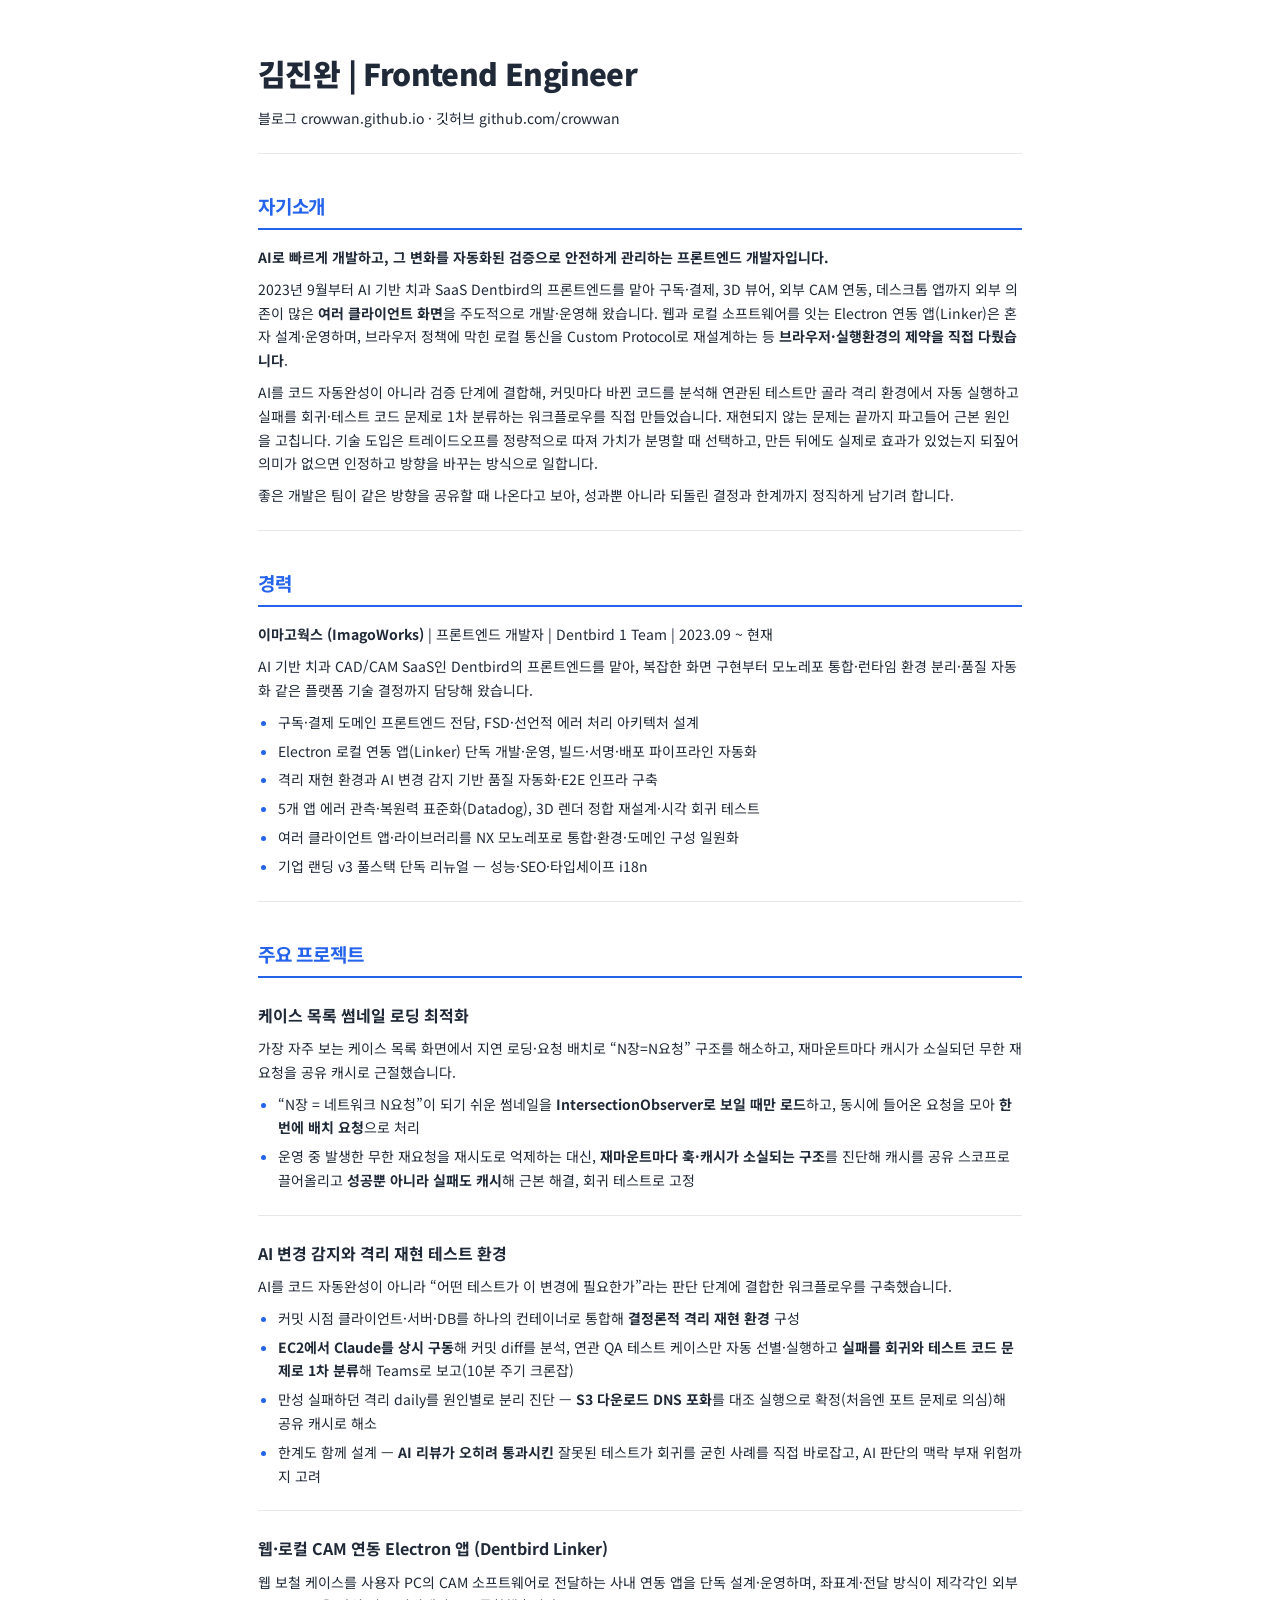
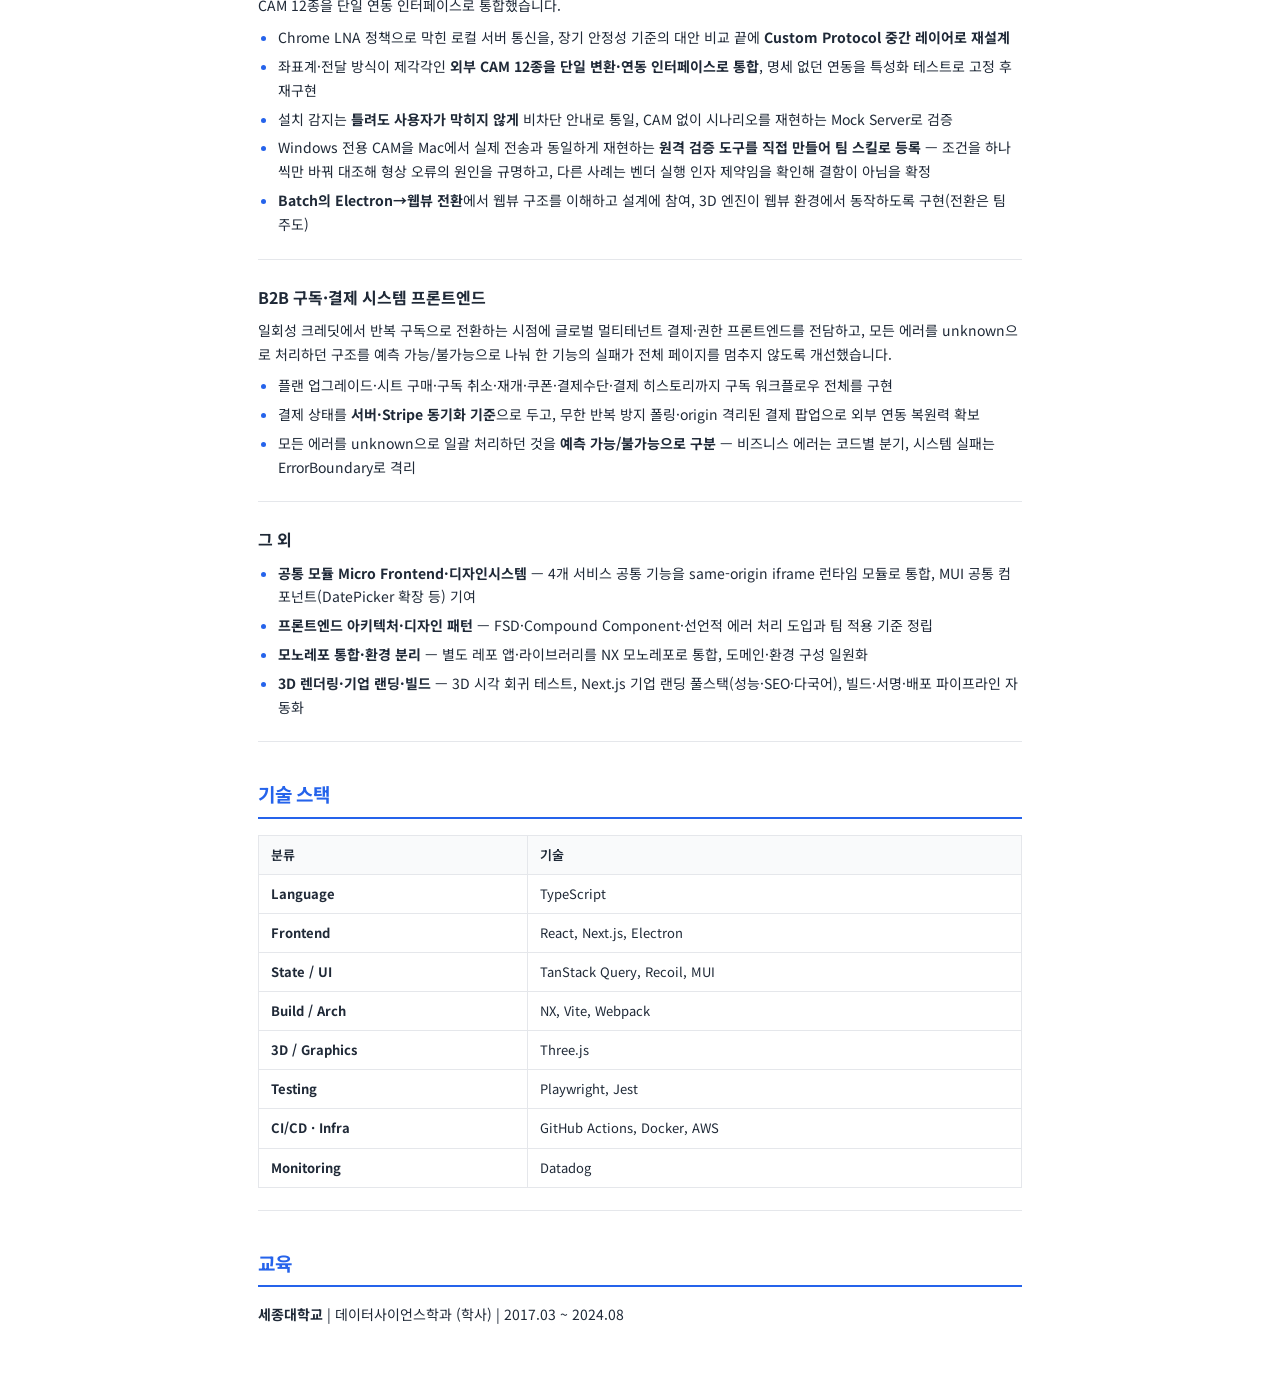
<file: applications/에이블리/resume.html>
<!DOCTYPE html>
<html xmlns="http://www.w3.org/1999/xhtml" lang="ko" xml:lang="ko">
<head>
  <meta charset="utf-8" />
  <meta name="generator" content="pandoc" />
  <meta name="viewport" content="width=device-width, initial-scale=1.0, user-scalable=yes" />
  <title>김진완 이력서 | 에이블리</title>
  <style>
    /* Default styles provided by pandoc.
    ** See https://pandoc.org/MANUAL.html#variables-for-html for config info.
    */
    code{white-space: pre-wrap;}
    span.smallcaps{font-variant: small-caps;}
    div.columns{display: flex; gap: min(4vw, 1.5em);}
    div.column{flex: auto; overflow-x: auto;}
    div.hanging-indent{margin-left: 1.5em; text-indent: -1.5em;}
    /* The extra [class] is a hack that increases specificity enough to
       override a similar rule in reveal.js */
    ul.task-list[class]{list-style: none;}
    ul.task-list li input[type="checkbox"] {
      font-size: inherit;
      width: 0.8em;
      margin: 0 0.8em 0.2em -1.6em;
      vertical-align: middle;
    }
    .display.math{display: block; text-align: center; margin: 0.5rem auto;}
  </style>
  <link rel="stylesheet" href="resume-style.css" />
</head>
<body>
<section id="김진완-frontend-engineer" class="level1">
<h1>김진완 | Frontend Engineer</h1>
<p>블로그 crowwan.github.io · 깃허브 github.com/crowwan</p>
<hr />
<section id="자기소개" class="level2">
<h2>자기소개</h2>
<p><strong>AI로 빠르게 개발하고, 그 변화를 자동화된 검증으로 안전하게
관리하는 프론트엔드 개발자입니다.</strong></p>
<p>2023년 9월부터 AI 기반 치과 SaaS Dentbird의 프론트엔드를 맡아
구독·결제, 3D 뷰어, 외부 CAM 연동, 데스크톱 앱까지 외부 의존이 많은
<strong>여러 클라이언트 화면</strong>을 주도적으로 개발·운영해 왔습니다.
웹과 로컬 소프트웨어를 잇는 Electron 연동 앱(Linker)은 혼자
설계·운영하며, 브라우저 정책에 막힌 로컬 통신을 Custom Protocol로
재설계하는 등 <strong>브라우저·실행환경의 제약을 직접
다뤘습니다</strong>.</p>
<p>AI를 코드 자동완성이 아니라 검증 단계에 결합해, 커밋마다 바뀐 코드를
분석해 연관된 테스트만 골라 격리 환경에서 자동 실행하고 실패를
회귀·테스트 코드 문제로 1차 분류하는 워크플로우를 직접 만들었습니다.
재현되지 않는 문제는 끝까지 파고들어 근본 원인을 고칩니다. 기술 도입은
트레이드오프를 정량적으로 따져 가치가 분명할 때 선택하고, 만든 뒤에도
실제로 효과가 있었는지 되짚어 의미가 없으면 인정하고 방향을 바꾸는
방식으로 일합니다.</p>
<p>좋은 개발은 팀이 같은 방향을 공유할 때 나온다고 보아, 성과뿐 아니라
되돌린 결정과 한계까지 정직하게 남기려 합니다.</p>
<hr />
</section>
<section id="경력" class="level2">
<h2>경력</h2>
<p><strong>이마고웍스 (ImagoWorks)</strong> | 프론트엔드 개발자 |
Dentbird 1 Team | 2023.09 ~ 현재</p>
<p>AI 기반 치과 CAD/CAM SaaS인 Dentbird의 프론트엔드를 맡아, 복잡한 화면
구현부터 모노레포 통합·런타임 환경 분리·품질 자동화 같은 플랫폼 기술
결정까지 담당해 왔습니다.</p>
<ul>
<li>구독·결제 도메인 프론트엔드 전담, FSD·선언적 에러 처리 아키텍처
설계</li>
<li>Electron 로컬 연동 앱(Linker) 단독 개발·운영, 빌드·서명·배포
파이프라인 자동화</li>
<li>격리 재현 환경과 AI 변경 감지 기반 품질 자동화·E2E 인프라 구축</li>
<li>5개 앱 에러 관측·복원력 표준화(Datadog), 3D 렌더 정합 재설계·시각
회귀 테스트</li>
<li>여러 클라이언트 앱·라이브러리를 NX 모노레포로 통합·환경·도메인 구성
일원화</li>
<li>기업 랜딩 v3 풀스택 단독 리뉴얼 — 성능·SEO·타입세이프 i18n</li>
</ul>
<hr />
</section>
<section id="주요-프로젝트" class="level2">
<h2>주요 프로젝트</h2>
<section id="케이스-목록-썸네일-로딩-최적화" class="level3">
<h3>케이스 목록 썸네일 로딩 최적화</h3>
<p>가장 자주 보는 케이스 목록 화면에서 지연 로딩·요청 배치로 “N장=N요청”
구조를 해소하고, 재마운트마다 캐시가 소실되던 무한 재요청을 공유 캐시로
근절했습니다.</p>
<ul>
<li>“N장 = 네트워크 N요청”이 되기 쉬운 썸네일을
<strong>IntersectionObserver로 보일 때만 로드</strong>하고, 동시에
들어온 요청을 모아 <strong>한 번에 배치 요청</strong>으로 처리</li>
<li>운영 중 발생한 무한 재요청을 재시도로 억제하는 대신,
<strong>재마운트마다 훅·캐시가 소실되는 구조</strong>를 진단해 캐시를
공유 스코프로 끌어올리고 <strong>성공뿐 아니라 실패도 캐시</strong>해
근본 해결, 회귀 테스트로 고정</li>
</ul>
<hr />
</section>
<section id="ai-변경-감지와-격리-재현-테스트-환경" class="level3">
<h3>AI 변경 감지와 격리 재현 테스트 환경</h3>
<p>AI를 코드 자동완성이 아니라 “어떤 테스트가 이 변경에 필요한가”라는
판단 단계에 결합한 워크플로우를 구축했습니다.</p>
<ul>
<li>커밋 시점 클라이언트·서버·DB를 하나의 컨테이너로 통합해
<strong>결정론적 격리 재현 환경</strong> 구성</li>
<li><strong>EC2에서 Claude를 상시 구동</strong>해 커밋 diff를 분석, 연관
QA 테스트 케이스만 자동 선별·실행하고 <strong>실패를 회귀와 테스트 코드
문제로 1차 분류</strong>해 Teams로 보고(10분 주기 크론잡)</li>
<li>만성 실패하던 격리 daily를 원인별로 분리 진단 — <strong>S3 다운로드
DNS 포화</strong>를 대조 실행으로 확정(처음엔 포트 문제로 의심)해 공유
캐시로 해소</li>
<li>한계도 함께 설계 — <strong>AI 리뷰가 오히려 통과시킨</strong> 잘못된
테스트가 회귀를 굳힌 사례를 직접 바로잡고, AI 판단의 맥락 부재 위험까지
고려</li>
</ul>
<hr />
</section>
<section id="웹로컬-cam-연동-electron-앱-dentbird-linker"
class="level3">
<h3>웹·로컬 CAM 연동 Electron 앱 (Dentbird Linker)</h3>
<p>웹 보철 케이스를 사용자 PC의 CAM 소프트웨어로 전달하는 사내 연동 앱을
단독 설계·운영하며, 좌표계·전달 방식이 제각각인 외부 CAM 12종을 단일
연동 인터페이스로 통합했습니다.</p>
<ul>
<li>Chrome LNA 정책으로 막힌 로컬 서버 통신을, 장기 안정성 기준의 대안
비교 끝에 <strong>Custom Protocol 중간 레이어로 재설계</strong></li>
<li>좌표계·전달 방식이 제각각인 <strong>외부 CAM 12종을 단일 변환·연동
인터페이스로 통합</strong>, 명세 없던 연동을 특성화 테스트로 고정 후
재구현</li>
<li>설치 감지는 <strong>틀려도 사용자가 막히지 않게</strong> 비차단
안내로 통일, CAM 없이 시나리오를 재현하는 Mock Server로 검증</li>
<li>Windows 전용 CAM을 Mac에서 실제 전송과 동일하게 재현하는
<strong>원격 검증 도구를 직접 만들어 팀 스킬로 등록</strong> — 조건을
하나씩만 바꿔 대조해 형상 오류의 원인을 규명하고, 다른 사례는 벤더 실행
인자 제약임을 확인해 결함이 아님을 확정</li>
<li><strong>Batch의 Electron→웹뷰 전환</strong>에서 웹뷰 구조를 이해하고
설계에 참여, 3D 엔진이 웹뷰 환경에서 동작하도록 구현(전환은 팀
주도)</li>
</ul>
<hr />
</section>
<section id="b2b-구독결제-시스템-프론트엔드" class="level3">
<h3>B2B 구독·결제 시스템 프론트엔드</h3>
<p>일회성 크레딧에서 반복 구독으로 전환하는 시점에 글로벌 멀티테넌트
결제·권한 프론트엔드를 전담하고, 모든 에러를 unknown으로 처리하던 구조를
예측 가능/불가능으로 나눠 한 기능의 실패가 전체 페이지를 멈추지 않도록
개선했습니다.</p>
<ul>
<li>플랜 업그레이드·시트 구매·구독 취소·재개·쿠폰·결제수단·결제
히스토리까지 구독 워크플로우 전체를 구현</li>
<li>결제 상태를 <strong>서버·Stripe 동기화 기준</strong>으로 두고, 무한
반복 방지 폴링·origin 격리된 결제 팝업으로 외부 연동 복원력 확보</li>
<li>모든 에러를 unknown으로 일괄 처리하던 것을 <strong>예측
가능/불가능으로 구분</strong> — 비즈니스 에러는 코드별 분기, 시스템
실패는 ErrorBoundary로 격리</li>
</ul>
<hr />
</section>
<section id="그-외" class="level3">
<h3>그 외</h3>
<ul>
<li><strong>공통 모듈 Micro Frontend·디자인시스템</strong> — 4개 서비스
공통 기능을 same-origin iframe 런타임 모듈로 통합, MUI 공통
컴포넌트(DatePicker 확장 등) 기여</li>
<li><strong>프론트엔드 아키텍처·디자인 패턴</strong> — FSD·Compound
Component·선언적 에러 처리 도입과 팀 적용 기준 정립</li>
<li><strong>모노레포 통합·환경 분리</strong> — 별도 레포 앱·라이브러리를
NX 모노레포로 통합, 도메인·환경 구성 일원화</li>
<li><strong>3D 렌더링·기업 랜딩·빌드</strong> — 3D 시각 회귀 테스트,
Next.js 기업 랜딩 풀스택(성능·SEO·다국어), 빌드·서명·배포 파이프라인
자동화</li>
</ul>
<hr />
</section>
</section>
<section id="기술-스택" class="level2">
<h2>기술 스택</h2>
<table>
<thead>
<tr>
<th>분류</th>
<th>기술</th>
</tr>
</thead>
<tbody>
<tr>
<td><strong>Language</strong></td>
<td>TypeScript</td>
</tr>
<tr>
<td><strong>Frontend</strong></td>
<td>React, Next.js, Electron</td>
</tr>
<tr>
<td><strong>State / UI</strong></td>
<td>TanStack Query, Recoil, MUI</td>
</tr>
<tr>
<td><strong>Build / Arch</strong></td>
<td>NX, Vite, Webpack</td>
</tr>
<tr>
<td><strong>3D / Graphics</strong></td>
<td>Three.js</td>
</tr>
<tr>
<td><strong>Testing</strong></td>
<td>Playwright, Jest</td>
</tr>
<tr>
<td><strong>CI/CD · Infra</strong></td>
<td>GitHub Actions, Docker, AWS</td>
</tr>
<tr>
<td><strong>Monitoring</strong></td>
<td>Datadog</td>
</tr>
</tbody>
</table>
<hr />
</section>
<section id="교육" class="level2">
<h2>교육</h2>
<p><strong>세종대학교</strong> | 데이터사이언스학과 (학사) | 2017.03 ~
2024.08</p>
</section>
</section>
</body>
</html>
</file>
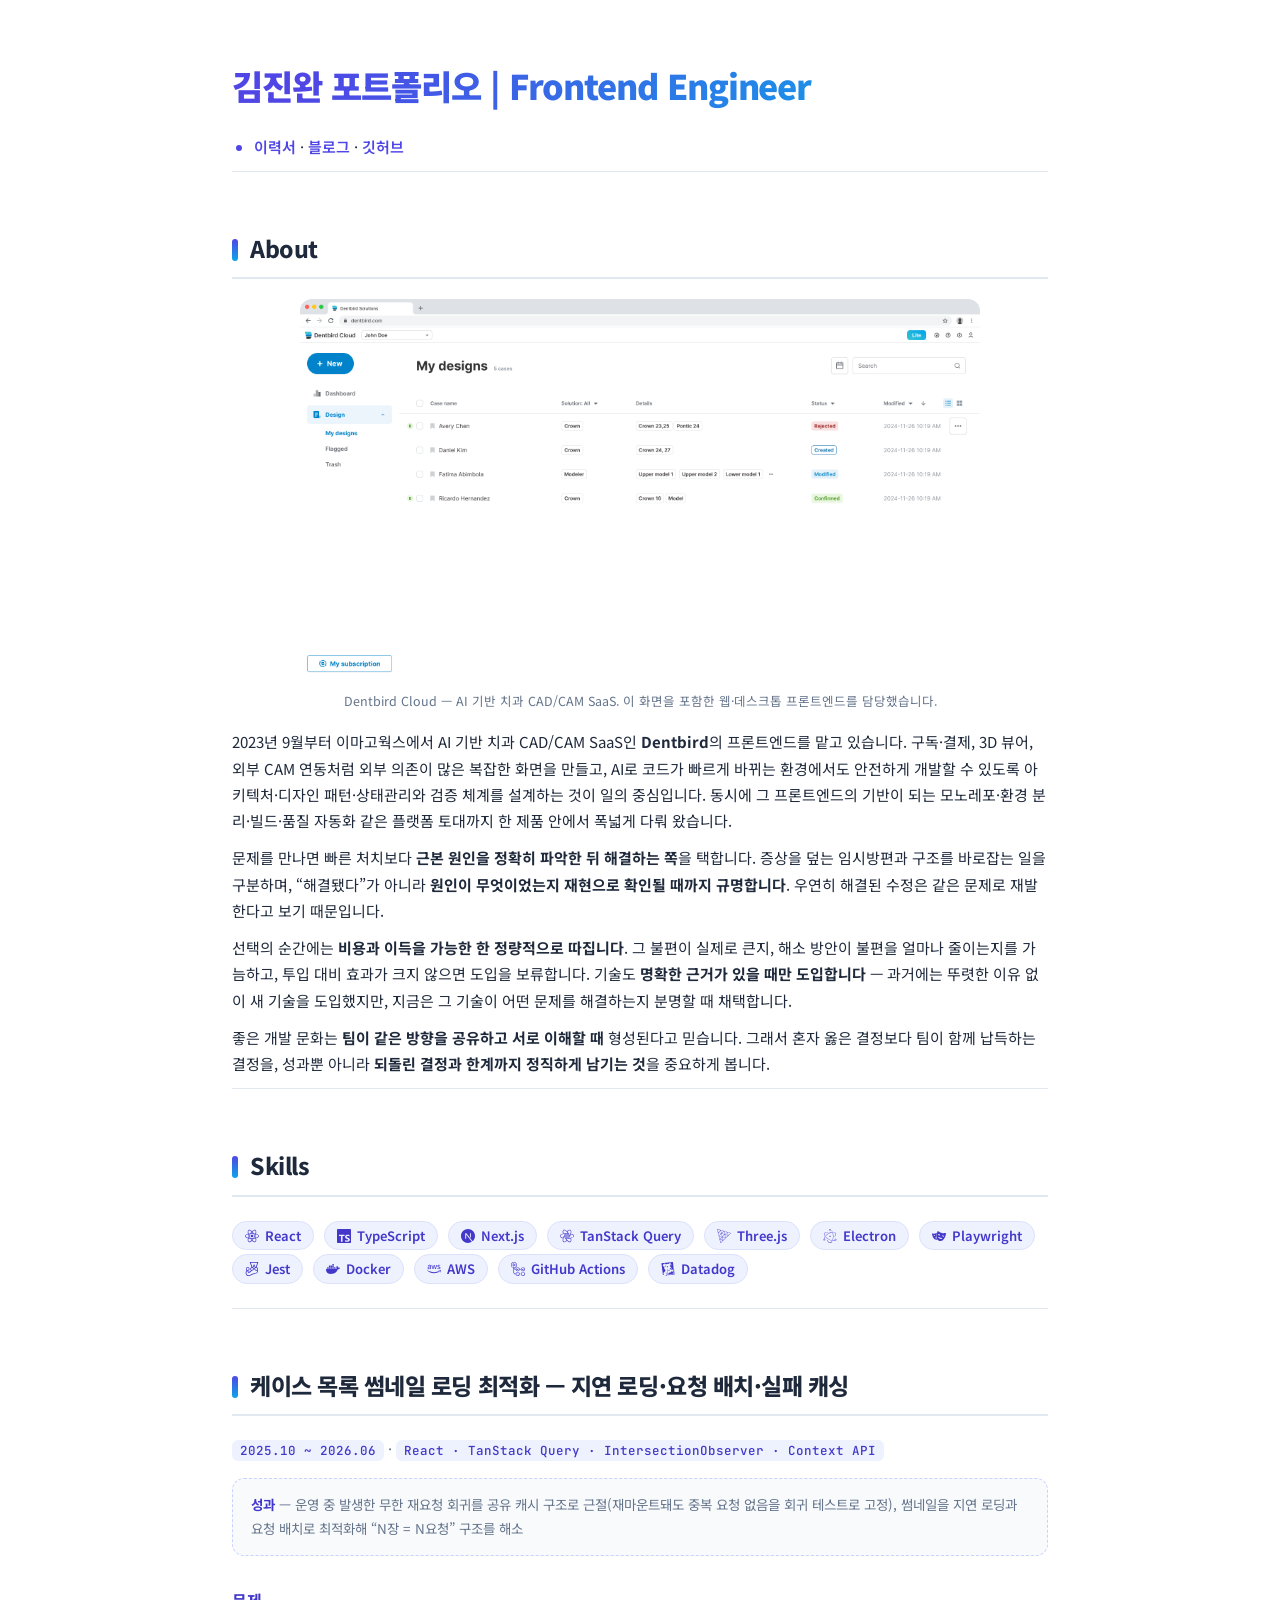
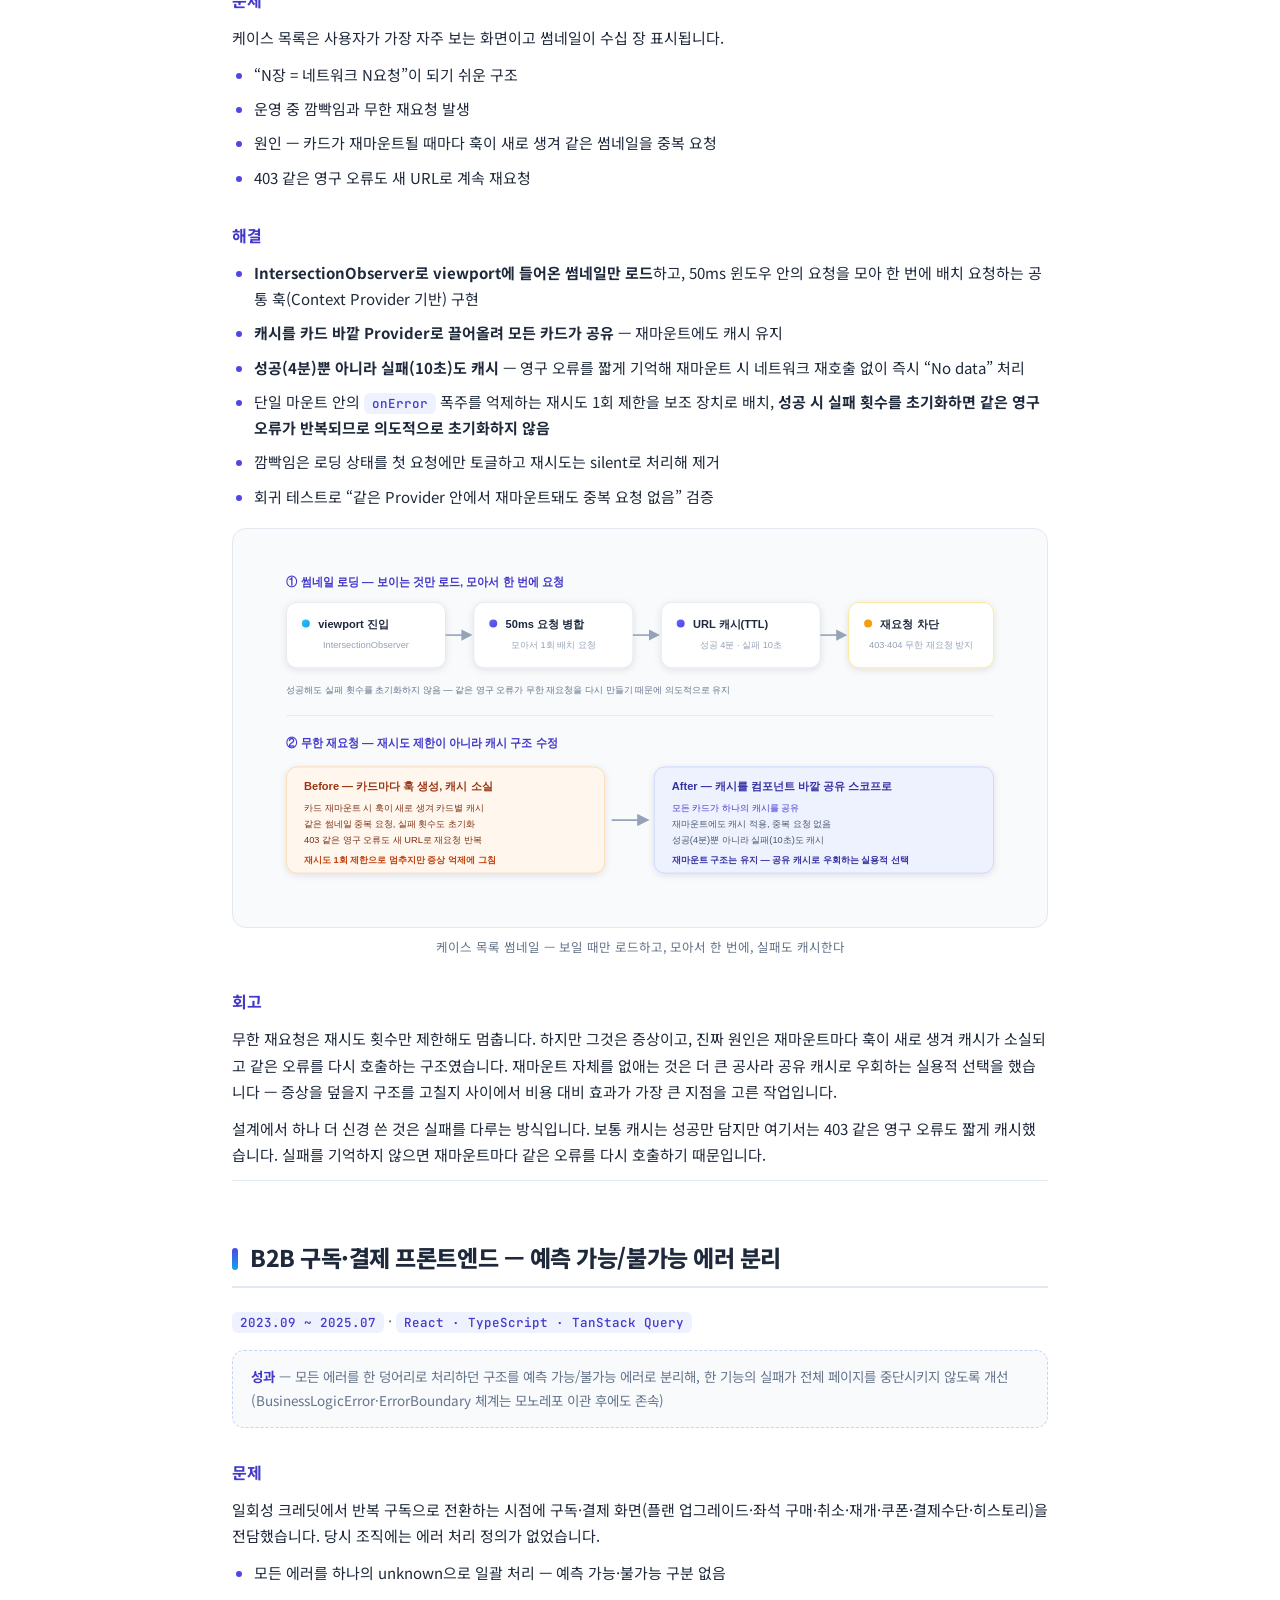
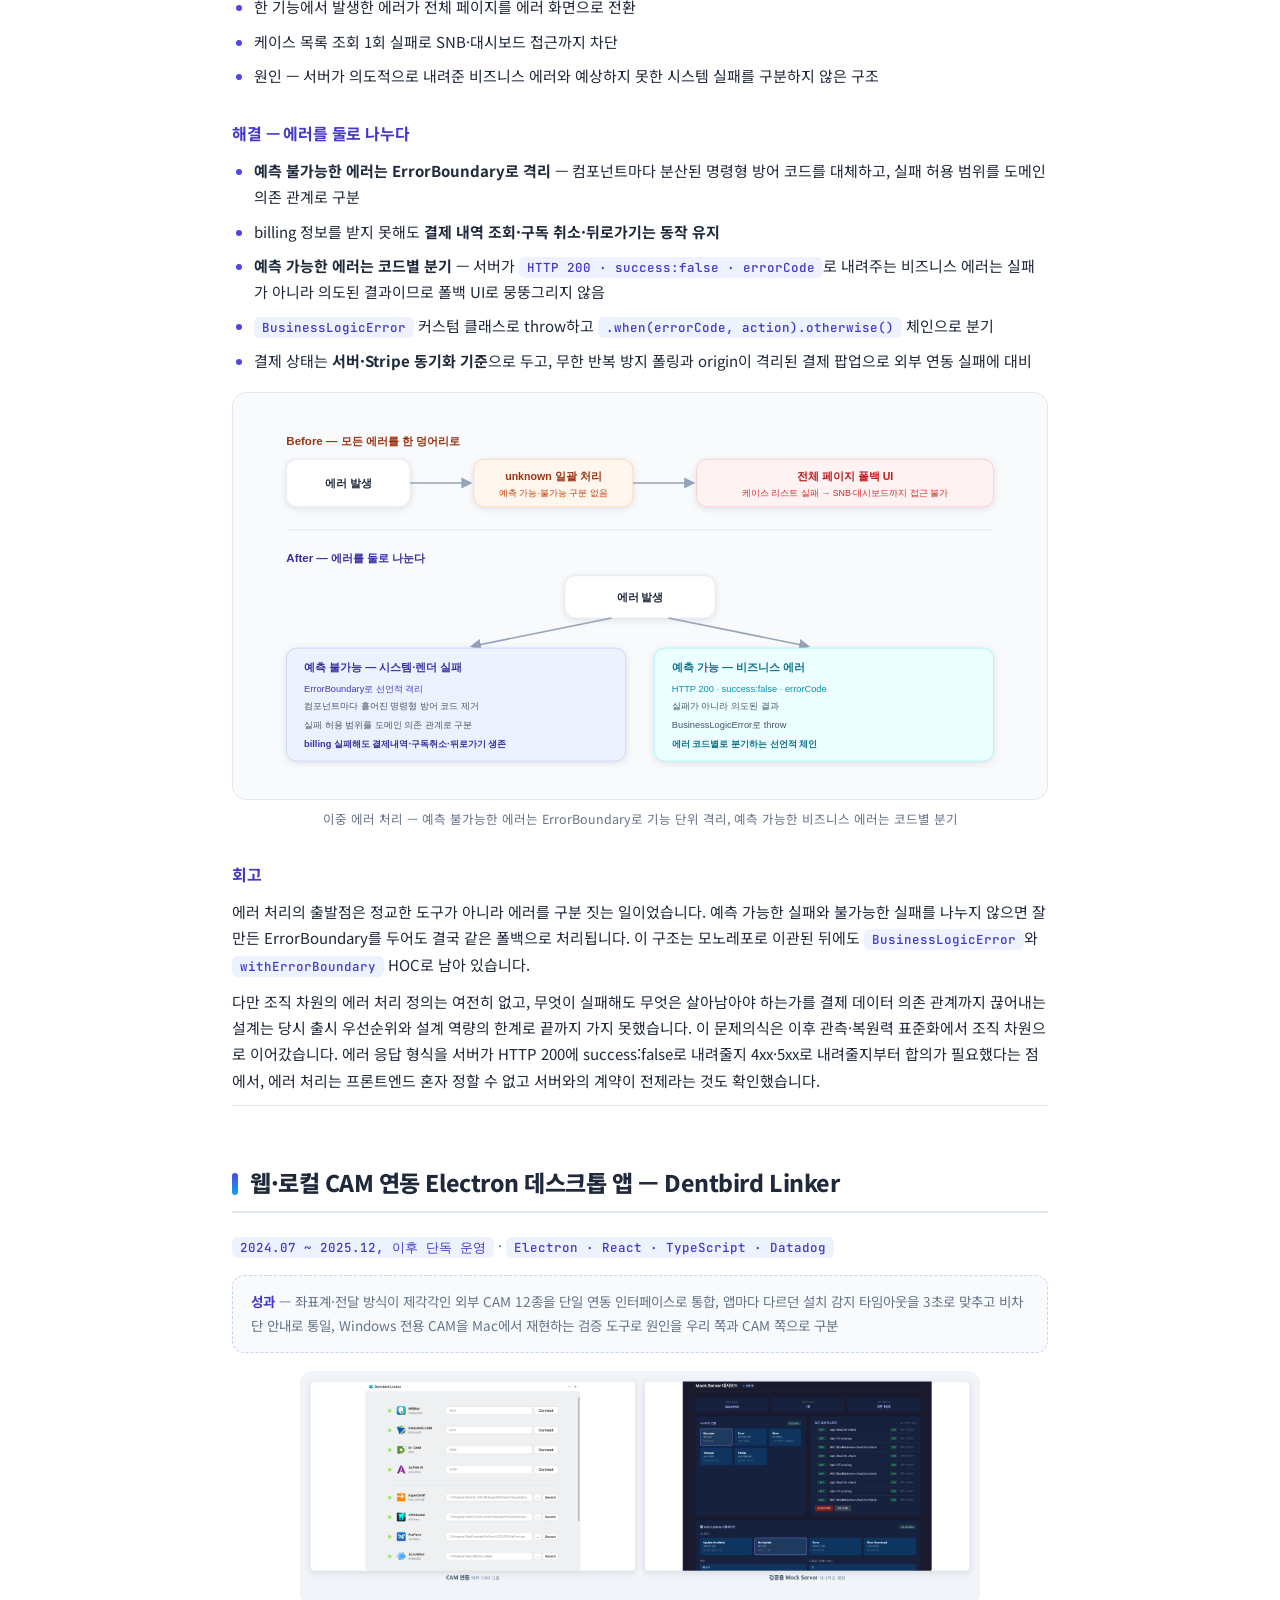
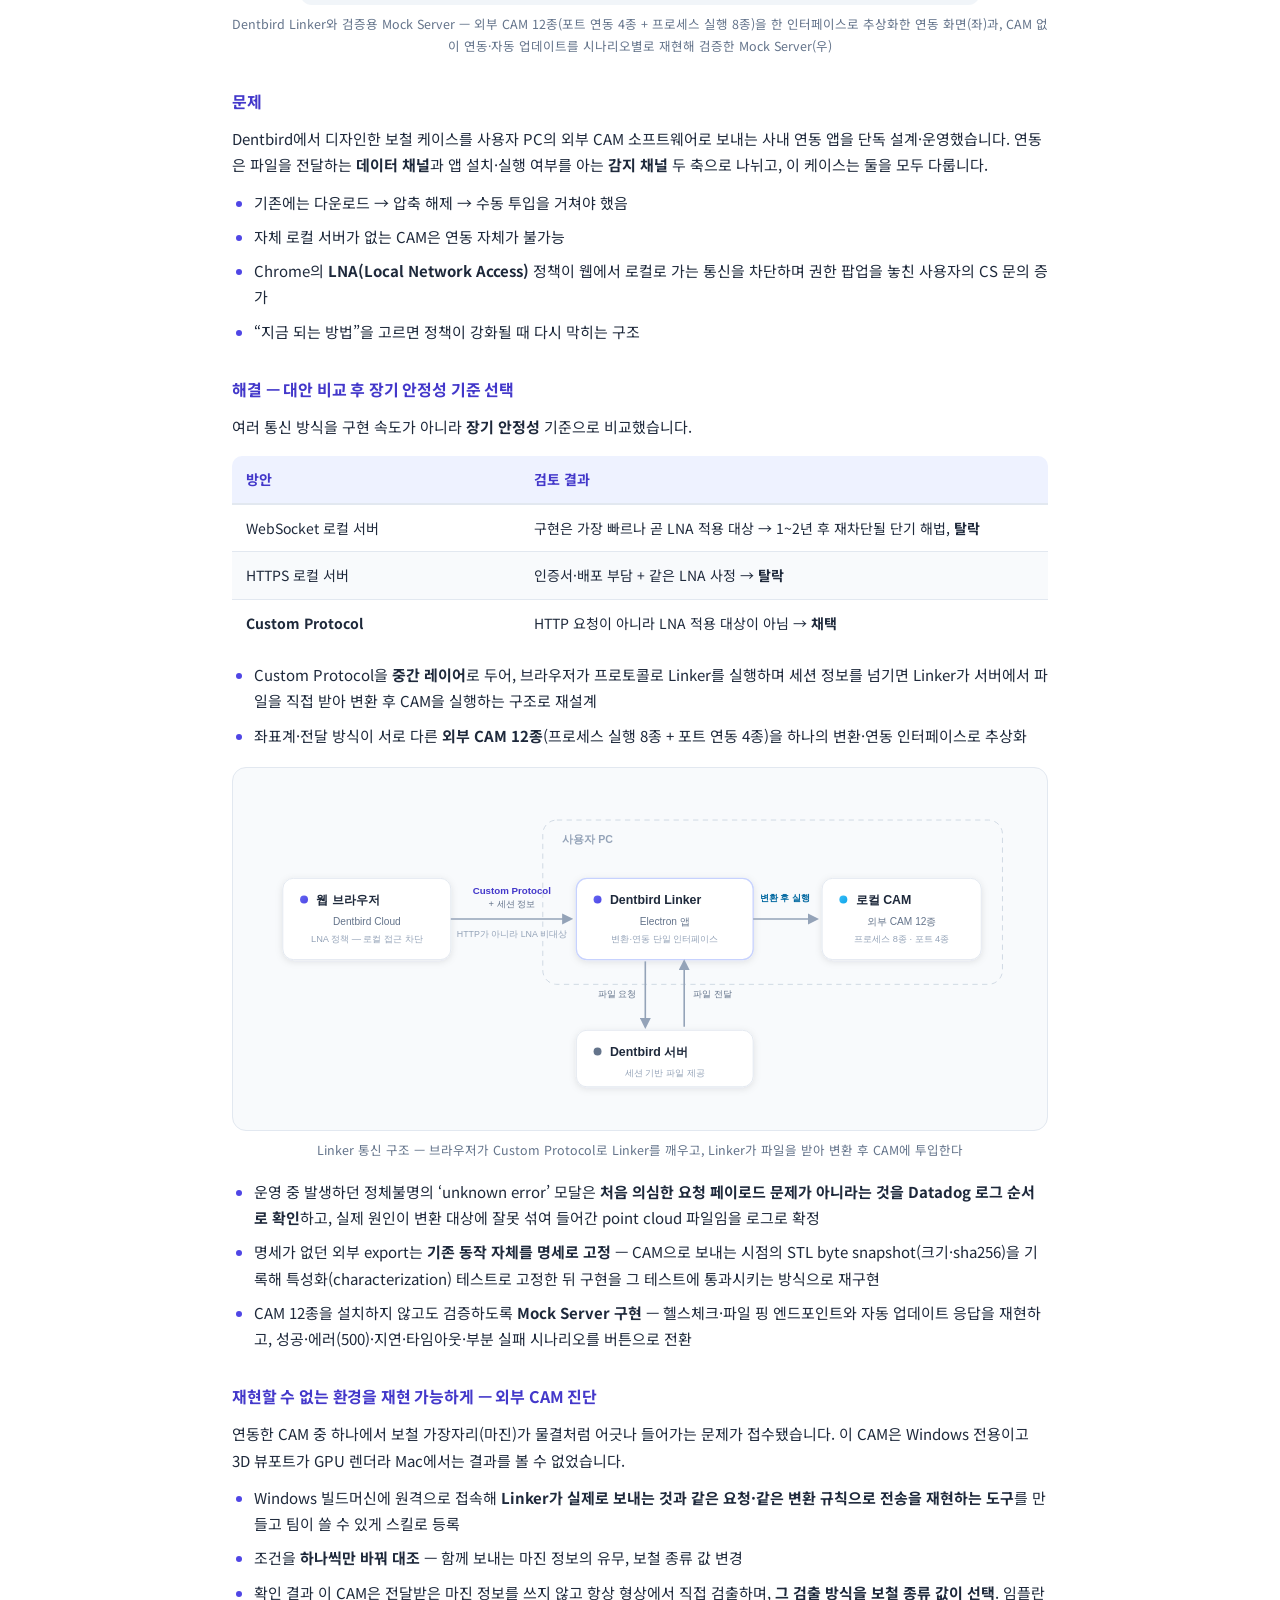
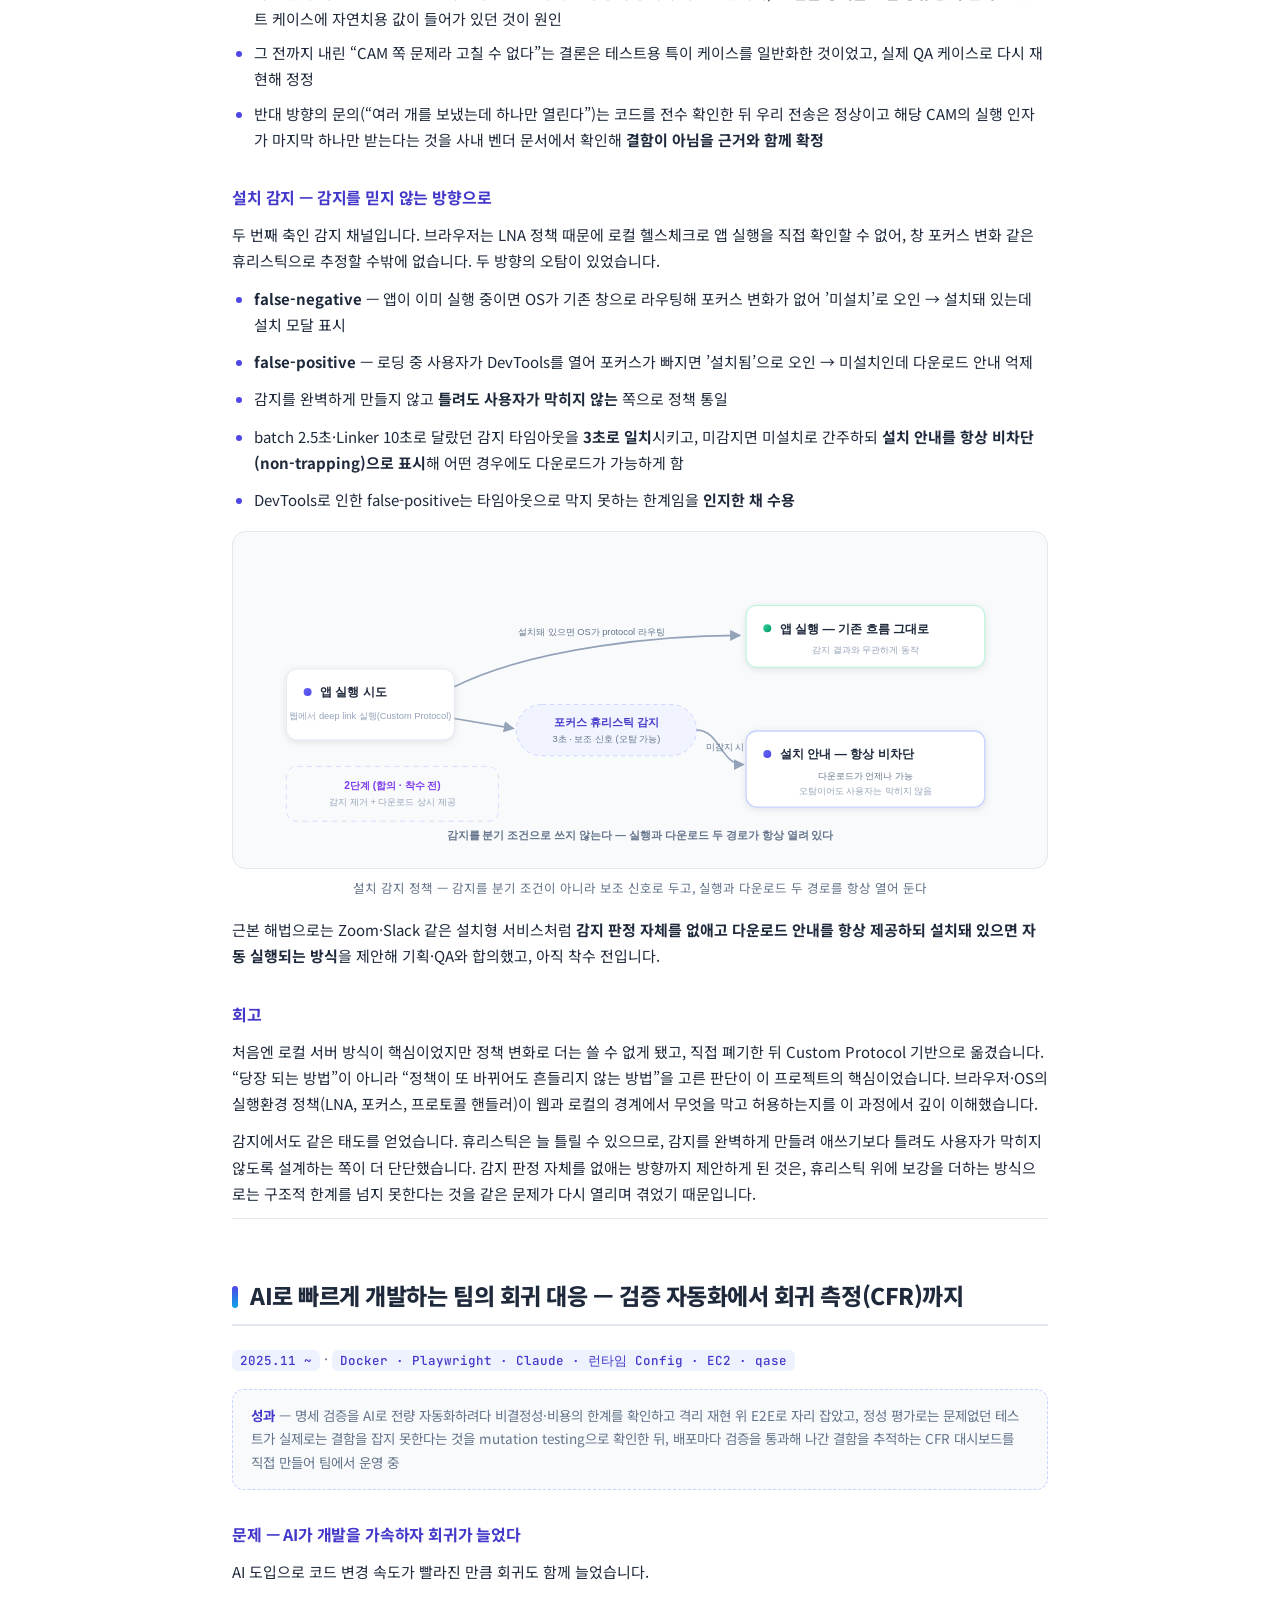
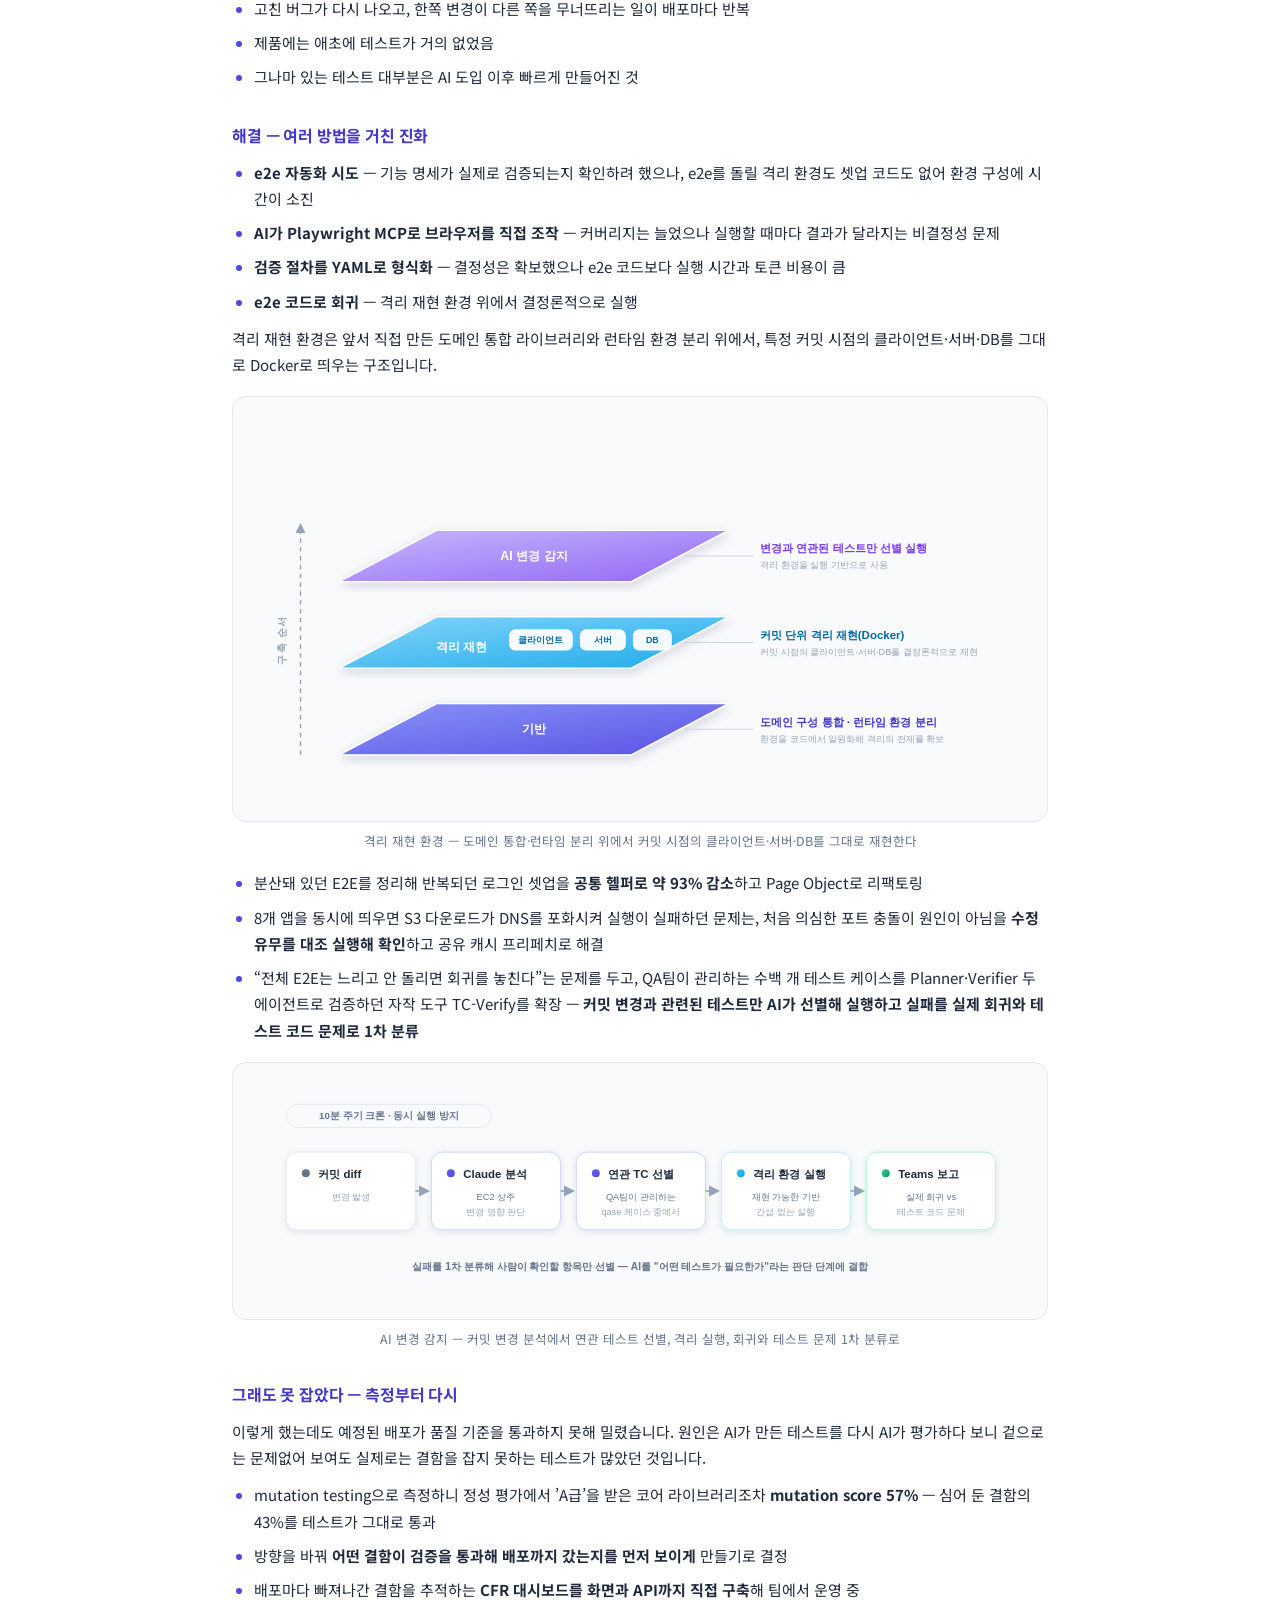
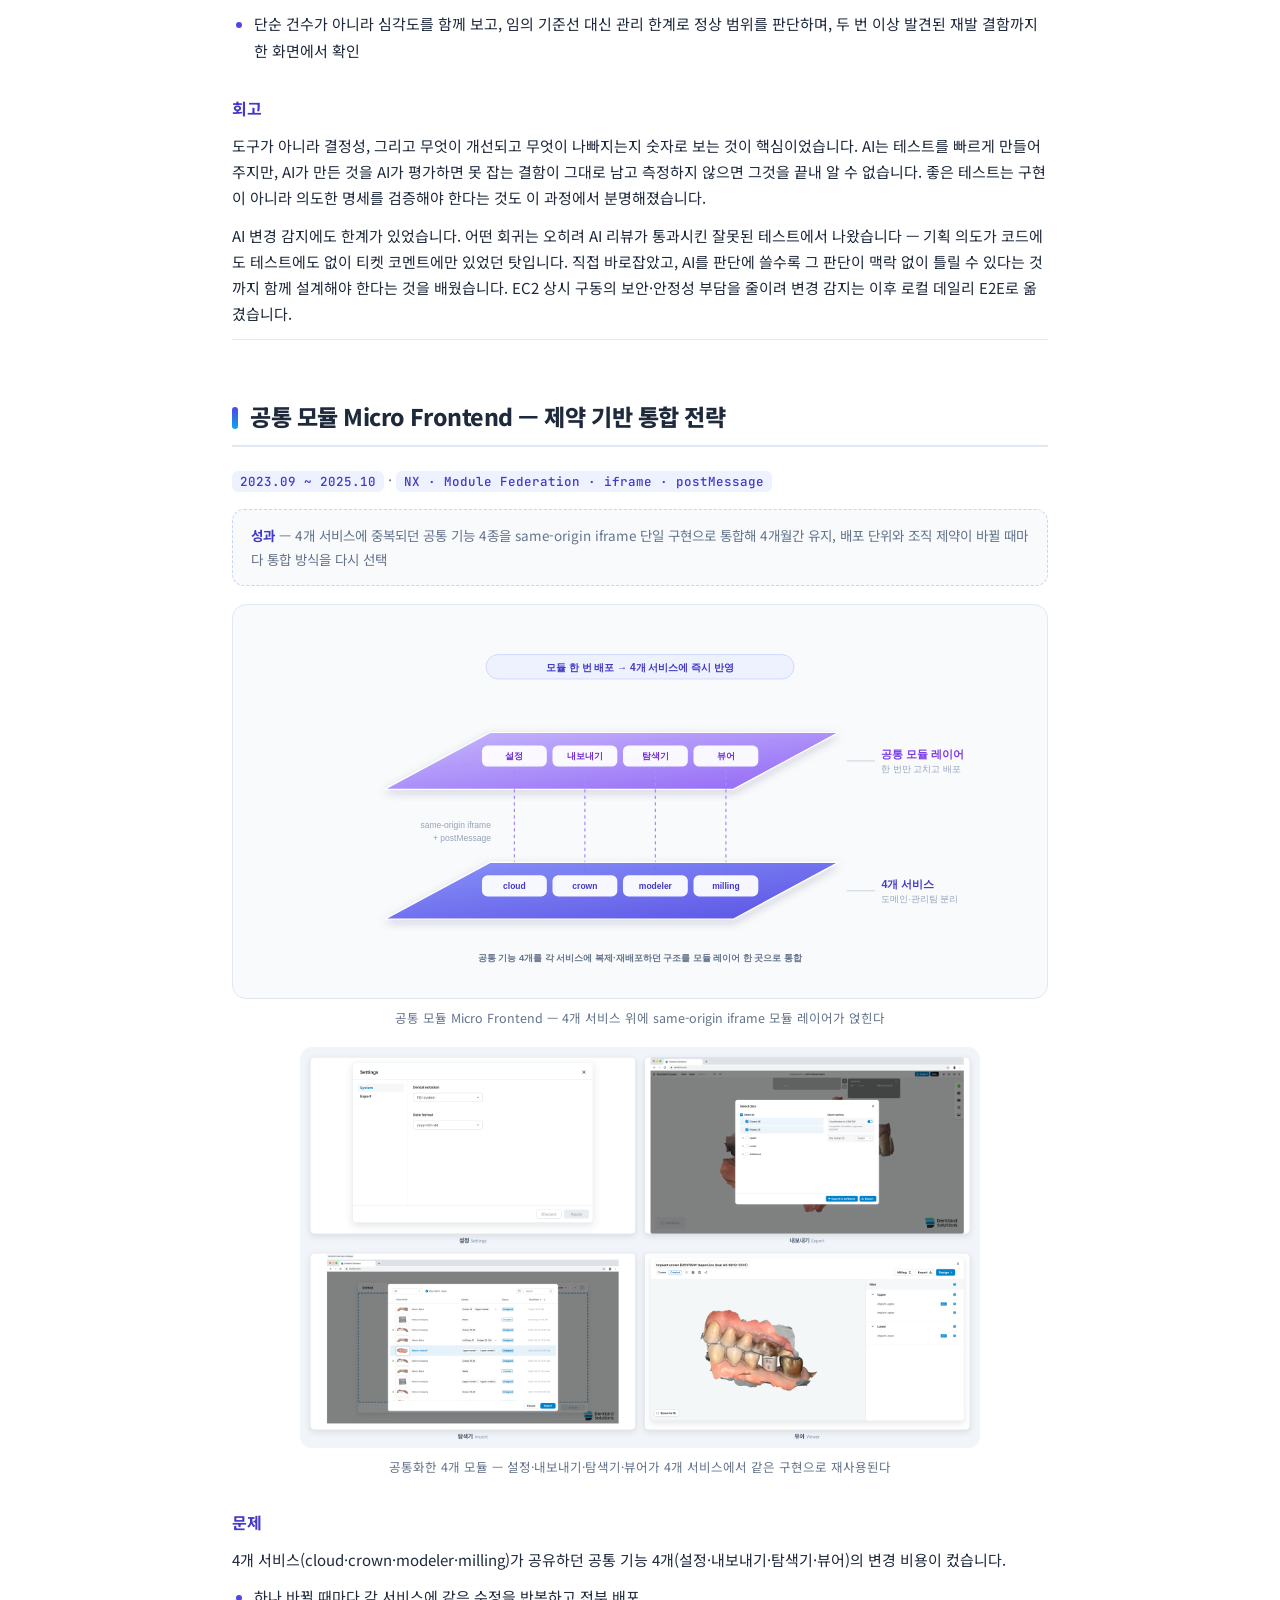
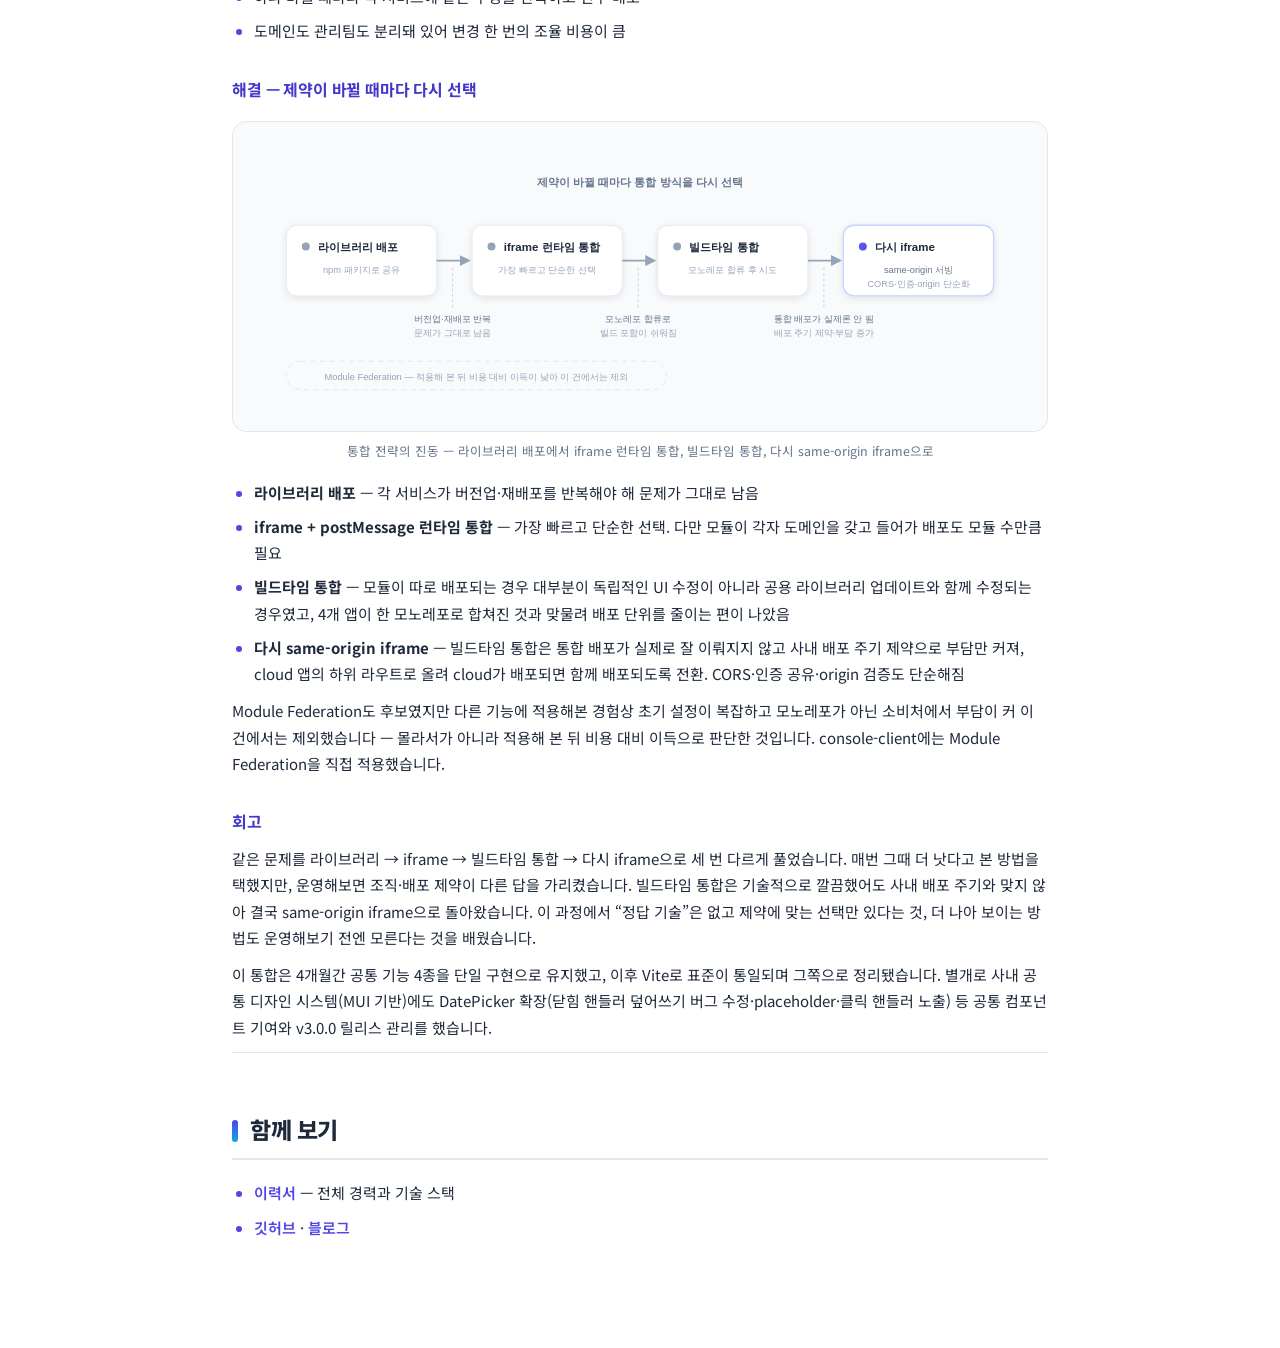
<file: applications/오늘의집/portfolio.html>
<!DOCTYPE html>
<html xmlns="http://www.w3.org/1999/xhtml" lang="ko" xml:lang="ko">
<head>
  <meta charset="utf-8" />
  <meta name="generator" content="pandoc" />
  <meta name="viewport" content="width=device-width, initial-scale=1.0, user-scalable=yes" />
  <title>김진완 포트폴리오 | 오늘의집</title>
  <style>
    /* Default styles provided by pandoc.
    ** See https://pandoc.org/MANUAL.html#variables-for-html for config info.
    */
    code{white-space: pre-wrap;}
    span.smallcaps{font-variant: small-caps;}
    div.columns{display: flex; gap: min(4vw, 1.5em);}
    div.column{flex: auto; overflow-x: auto;}
    div.hanging-indent{margin-left: 1.5em; text-indent: -1.5em;}
    /* The extra [class] is a hack that increases specificity enough to
       override a similar rule in reveal.js */
    ul.task-list[class]{list-style: none;}
    ul.task-list li input[type="checkbox"] {
      font-size: inherit;
      width: 0.8em;
      margin: 0 0.8em 0.2em -1.6em;
      vertical-align: middle;
    }
    .display.math{display: block; text-align: center; margin: 0.5rem auto;}
  </style>
  <link rel="stylesheet" href="portfolio-style.css" />
</head>
<body>
<!-- 오늘의집(버킷플레이스) Frontend Engineer, Content 지원용 포트폴리오 -->
<!-- 마스터 portfolio.md에서 Content 직무 매칭 5개 선별·재배치 (깊은 제품 카드 우선, 랜딩은 그 외로) -->
<section id="김진완-포트폴리오-frontend-engineer" class="level1">
<h1>김진완 포트폴리오 | Frontend Engineer</h1>
<ul>
<li><a href="resume.html">이력서</a> · <a
href="https://crowwan.github.io/">블로그</a> · <a
href="https://github.com/crowwan">깃허브</a></li>
</ul>
<hr />
<section id="about" class="level2">
<h2>About</h2>
<figure>
<img src="../../images/portfolio/screenshots/cloud-case-list.png"
alt="Dentbird Cloud — AI 기반 치과 CAD/CAM SaaS. 이 화면을 포함한 웹·데스크톱 프론트엔드를 담당했습니다." />
<figcaption aria-hidden="true">Dentbird Cloud — AI 기반 치과 CAD/CAM
SaaS. 이 화면을 포함한 웹·데스크톱 프론트엔드를
담당했습니다.</figcaption>
</figure>
<p>2023년 9월부터 이마고웍스에서 AI 기반 치과 CAD/CAM SaaS인
<strong>Dentbird</strong>의 프론트엔드를 맡고 있습니다. 구독·결제, 3D
뷰어, 외부 CAM 연동처럼 외부 의존이 많은 복잡한 화면을 만들고, AI로
코드가 빠르게 바뀌는 환경에서도 안전하게 개발할 수 있도록
아키텍처·디자인 패턴·상태관리와 검증 체계를 설계하는 것이 일의
중심입니다. 동시에 그 프론트엔드의 기반이 되는 모노레포·환경
분리·빌드·품질 자동화 같은 플랫폼 토대까지 한 제품 안에서 폭넓게 다뤄
왔습니다.</p>
<p>문제를 만나면 빠른 처치보다 <strong>근본 원인을 정확히 파악한 뒤
해결하는 쪽</strong>을 택합니다. 증상을 덮는 임시방편과 구조를 바로잡는
일을 구분하며, “해결됐다”가 아니라 <strong>원인이 무엇이었는지 재현으로
확인될 때까지 규명합니다</strong>. 우연히 해결된 수정은 같은 문제로
재발한다고 보기 때문입니다.</p>
<p>선택의 순간에는 <strong>비용과 이득을 가능한 한 정량적으로
따집니다</strong>. 그 불편이 실제로 큰지, 해소 방안이 불편을 얼마나
줄이는지를 가늠하고, 투입 대비 효과가 크지 않으면 도입을 보류합니다.
기술도 <strong>명확한 근거가 있을 때만 도입합니다</strong> — 과거에는
뚜렷한 이유 없이 새 기술을 도입했지만, 지금은 그 기술이 어떤 문제를
해결하는지 분명할 때 채택합니다.</p>
<p>좋은 개발 문화는 <strong>팀이 같은 방향을 공유하고 서로 이해할
때</strong> 형성된다고 믿습니다. 그래서 혼자 옳은 결정보다 팀이 함께
납득하는 결정을, 성과뿐 아니라 <strong>되돌린 결정과 한계까지 정직하게
남기는 것</strong>을 중요하게 봅니다.</p>
<hr />
</section>
<section id="skills" class="level2">
<h2>Skills</h2>
<p class="skills-chips">
<span
class="chip"><img src="../../images/portfolio/icons/react.svg" alt="">React</span>
<span
class="chip"><img src="../../images/portfolio/icons/typescript.svg" alt="">TypeScript</span>
<span
class="chip"><img src="../../images/portfolio/icons/nextjs.svg" alt="">Next.js</span>
<span
class="chip"><img src="../../images/portfolio/icons/tanstack.svg" alt="">TanStack
Query</span> <span
class="chip"><img src="../../images/portfolio/icons/threejs.svg" alt="">Three.js</span>
<span
class="chip"><img src="../../images/portfolio/icons/electron.svg" alt="">Electron</span>
<span
class="chip"><img src="../../images/portfolio/icons/playwright.svg" alt="">Playwright</span>
<span
class="chip"><img src="../../images/portfolio/icons/jest.svg" alt="">Jest</span>
<span
class="chip"><img src="../../images/portfolio/icons/docker.svg" alt="">Docker</span>
<span
class="chip"><img src="../../images/portfolio/icons/aws.svg" alt="">AWS</span>
<span
class="chip"><img src="../../images/portfolio/icons/ghactions.svg" alt="">GitHub
Actions</span> <span
class="chip"><img src="../../images/portfolio/icons/datadog.svg" alt="">Datadog</span>
</p>
<hr />
</section>
<section id="케이스-목록-썸네일-로딩-최적화-지연-로딩요청-배치실패-캐싱"
class="level2">
<h2>케이스 목록 썸네일 로딩 최적화 — 지연 로딩·요청 배치·실패 캐싱</h2>
<p><code>2025.10 ~ 2026.06</code> ·
<code>React · TanStack Query · IntersectionObserver · Context API</code></p>
<blockquote>
<p><strong>성과</strong> — 운영 중 발생한 무한 재요청 회귀를 공유 캐시
구조로 근절(재마운트돼도 중복 요청 없음을 회귀 테스트로 고정), 썸네일을
지연 로딩과 요청 배치로 최적화해 “N장 = N요청” 구조를 해소</p>
</blockquote>
<section id="문제" class="level3">
<h3>문제</h3>
<p>케이스 목록은 사용자가 가장 자주 보는 화면이고 썸네일이 수십 장
표시됩니다.</p>
<ul>
<li>“N장 = 네트워크 N요청”이 되기 쉬운 구조</li>
<li>운영 중 깜빡임과 무한 재요청 발생</li>
<li>원인 — 카드가 재마운트될 때마다 훅이 새로 생겨 같은 썸네일을 중복
요청</li>
<li>403 같은 영구 오류도 새 URL로 계속 재요청</li>
</ul>
</section>
<section id="해결" class="level3">
<h3>해결</h3>
<ul>
<li><strong>IntersectionObserver로 viewport에 들어온 썸네일만
로드</strong>하고, 50ms 윈도우 안의 요청을 모아 한 번에 배치 요청하는
공통 훅(Context Provider 기반) 구현</li>
<li><strong>캐시를 카드 바깥 Provider로 끌어올려 모든 카드가
공유</strong> — 재마운트에도 캐시 유지</li>
<li><strong>성공(4분)뿐 아니라 실패(10초)도 캐시</strong> — 영구 오류를
짧게 기억해 재마운트 시 네트워크 재호출 없이 즉시 “No data” 처리</li>
<li>단일 마운트 안의 <code>onError</code> 폭주를 억제하는 재시도 1회
제한을 보조 장치로 배치, <strong>성공 시 실패 횟수를 초기화하면 같은
영구 오류가 반복되므로 의도적으로 초기화하지 않음</strong></li>
<li>깜빡임은 로딩 상태를 첫 요청에만 토글하고 재시도는 silent로 처리해
제거</li>
<li>회귀 테스트로 “같은 Provider 안에서 재마운트돼도 중복 요청 없음”
검증</li>
</ul>
<figure>
<img src="../../images/portfolio/diagrams/list-performance.svg"
class="diagram"
alt="케이스 목록 썸네일 — 보일 때만 로드하고, 모아서 한 번에, 실패도 캐시한다" />
<figcaption aria-hidden="true">케이스 목록 썸네일 — 보일 때만 로드하고,
모아서 한 번에, 실패도 캐시한다</figcaption>
</figure>
</section>
<section id="회고" class="level3">
<h3>회고</h3>
<p>무한 재요청은 재시도 횟수만 제한해도 멈춥니다. 하지만 그것은
증상이고, 진짜 원인은 재마운트마다 훅이 새로 생겨 캐시가 소실되고 같은
오류를 다시 호출하는 구조였습니다. 재마운트 자체를 없애는 것은 더 큰
공사라 공유 캐시로 우회하는 실용적 선택을 했습니다 — 증상을 덮을지
구조를 고칠지 사이에서 비용 대비 효과가 가장 큰 지점을 고른
작업입니다.</p>
<p>설계에서 하나 더 신경 쓴 것은 실패를 다루는 방식입니다. 보통 캐시는
성공만 담지만 여기서는 403 같은 영구 오류도 짧게 캐시했습니다. 실패를
기억하지 않으면 재마운트마다 같은 오류를 다시 호출하기 때문입니다.</p>
<hr />
</section>
</section>
<section id="b2b-구독결제-프론트엔드-예측-가능불가능-에러-분리"
class="level2">
<h2>B2B 구독·결제 프론트엔드 — 예측 가능/불가능 에러 분리</h2>
<p><code>2023.09 ~ 2025.07</code> ·
<code>React · TypeScript · TanStack Query</code></p>
<blockquote>
<p><strong>성과</strong> — 모든 에러를 한 덩어리로 처리하던 구조를 예측
가능/불가능 에러로 분리해, 한 기능의 실패가 전체 페이지를 중단시키지
않도록 개선(BusinessLogicError·ErrorBoundary 체계는 모노레포 이관 후에도
존속)</p>
</blockquote>
<section id="문제-1" class="level3">
<h3>문제</h3>
<p>일회성 크레딧에서 반복 구독으로 전환하는 시점에 구독·결제 화면(플랜
업그레이드·좌석 구매·취소·재개·쿠폰·결제수단·히스토리)을 전담했습니다.
당시 조직에는 에러 처리 정의가 없었습니다.</p>
<ul>
<li>모든 에러를 하나의 unknown으로 일괄 처리 — 예측 가능·불가능 구분
없음</li>
<li>한 기능에서 발생한 에러가 전체 페이지를 에러 화면으로 전환</li>
<li>케이스 목록 조회 1회 실패로 SNB·대시보드 접근까지 차단</li>
<li>원인 — 서버가 의도적으로 내려준 비즈니스 에러와 예상하지 못한 시스템
실패를 구분하지 않은 구조</li>
</ul>
</section>
<section id="해결-에러를-둘로-나누다" class="level3">
<h3>해결 — 에러를 둘로 나누다</h3>
<ul>
<li><strong>예측 불가능한 에러는 ErrorBoundary로 격리</strong> —
컴포넌트마다 분산된 명령형 방어 코드를 대체하고, 실패 허용 범위를 도메인
의존 관계로 구분</li>
<li>billing 정보를 받지 못해도 <strong>결제 내역 조회·구독
취소·뒤로가기는 동작 유지</strong></li>
<li><strong>예측 가능한 에러는 코드별 분기</strong> — 서버가
<code>HTTP 200 · success:false · errorCode</code>로 내려주는 비즈니스
에러는 실패가 아니라 의도된 결과이므로 폴백 UI로 뭉뚱그리지 않음</li>
<li><code>BusinessLogicError</code> 커스텀 클래스로 throw하고
<code>.when(errorCode, action).otherwise()</code> 체인으로 분기</li>
<li>결제 상태는 <strong>서버·Stripe 동기화 기준</strong>으로 두고, 무한
반복 방지 폴링과 origin이 격리된 결제 팝업으로 외부 연동 실패에
대비</li>
</ul>
<figure>
<img src="../../images/portfolio/diagrams/dual-error-handling.svg"
class="diagram"
alt="이중 에러 처리 — 예측 불가능한 에러는 ErrorBoundary로 기능 단위 격리, 예측 가능한 비즈니스 에러는 코드별 분기" />
<figcaption aria-hidden="true">이중 에러 처리 — 예측 불가능한 에러는
ErrorBoundary로 기능 단위 격리, 예측 가능한 비즈니스 에러는 코드별
분기</figcaption>
</figure>
</section>
<section id="회고-1" class="level3">
<h3>회고</h3>
<p>에러 처리의 출발점은 정교한 도구가 아니라 에러를 구분 짓는
일이었습니다. 예측 가능한 실패와 불가능한 실패를 나누지 않으면 잘 만든
ErrorBoundary를 두어도 결국 같은 폴백으로 처리됩니다. 이 구조는
모노레포로 이관된 뒤에도 <code>BusinessLogicError</code>와
<code>withErrorBoundary</code> HOC로 남아 있습니다.</p>
<p>다만 조직 차원의 에러 처리 정의는 여전히 없고, 무엇이 실패해도 무엇은
살아남아야 하는가를 결제 데이터 의존 관계까지 끊어내는 설계는 당시 출시
우선순위와 설계 역량의 한계로 끝까지 가지 못했습니다. 이 문제의식은 이후
관측·복원력 표준화에서 조직 차원으로 이어갔습니다. 에러 응답 형식을
서버가 HTTP 200에 success:false로 내려줄지 4xx·5xx로 내려줄지부터 합의가
필요했다는 점에서, 에러 처리는 프론트엔드 혼자 정할 수 없고 서버와의
계약이 전제라는 것도 확인했습니다.</p>
<hr />
</section>
</section>
<section id="웹로컬-cam-연동-electron-데스크톱-앱-dentbird-linker"
class="level2">
<h2>웹·로컬 CAM 연동 Electron 데스크톱 앱 — Dentbird Linker</h2>
<p><code>2024.07 ~ 2025.12, 이후 단독 운영</code> ·
<code>Electron · React · TypeScript · Datadog</code></p>
<blockquote>
<p><strong>성과</strong> — 좌표계·전달 방식이 제각각인 외부 CAM 12종을
단일 연동 인터페이스로 통합, 앱마다 다르던 설치 감지 타임아웃을 3초로
맞추고 비차단 안내로 통일, Windows 전용 CAM을 Mac에서 재현하는 검증
도구로 원인을 우리 쪽과 CAM 쪽으로 구분</p>
</blockquote>
<figure>
<img src="../../images/portfolio/screenshots/linker-mockserver.png"
alt="Dentbird Linker와 검증용 Mock Server — 외부 CAM 12종(포트 연동 4종 + 프로세스 실행 8종)을 한 인터페이스로 추상화한 연동 화면(좌)과, CAM 없이 연동·자동 업데이트를 시나리오별로 재현해 검증한 Mock Server(우)" />
<figcaption aria-hidden="true">Dentbird Linker와 검증용 Mock Server —
외부 CAM 12종(포트 연동 4종 + 프로세스 실행 8종)을 한 인터페이스로
추상화한 연동 화면(좌)과, CAM 없이 연동·자동 업데이트를 시나리오별로
재현해 검증한 Mock Server(우)</figcaption>
</figure>
<section id="문제-2" class="level3">
<h3>문제</h3>
<p>Dentbird에서 디자인한 보철 케이스를 사용자 PC의 외부 CAM 소프트웨어로
보내는 사내 연동 앱을 단독 설계·운영했습니다. 연동은 파일을 전달하는
<strong>데이터 채널</strong>과 앱 설치·실행 여부를 아는 <strong>감지
채널</strong> 두 축으로 나뉘고, 이 케이스는 둘을 모두 다룹니다.</p>
<ul>
<li>기존에는 다운로드 → 압축 해제 → 수동 투입을 거쳐야 했음</li>
<li>자체 로컬 서버가 없는 CAM은 연동 자체가 불가능</li>
<li>Chrome의 <strong>LNA(Local Network Access)</strong> 정책이 웹에서
로컬로 가는 통신을 차단하며 권한 팝업을 놓친 사용자의 CS 문의 증가</li>
<li>“지금 되는 방법”을 고르면 정책이 강화될 때 다시 막히는 구조</li>
</ul>
</section>
<section id="해결-대안-비교-후-장기-안정성-기준-선택" class="level3">
<h3>해결 — 대안 비교 후 장기 안정성 기준 선택</h3>
<p>여러 통신 방식을 구현 속도가 아니라 <strong>장기 안정성</strong>
기준으로 비교했습니다.</p>
<table>
<colgroup>
<col style="width: 35%" />
<col style="width: 64%" />
</colgroup>
<thead>
<tr>
<th>방안</th>
<th>검토 결과</th>
</tr>
</thead>
<tbody>
<tr>
<td>WebSocket 로컬 서버</td>
<td>구현은 가장 빠르나 곧 LNA 적용 대상 → 1~2년 후 재차단될 단기 해법,
<strong>탈락</strong></td>
</tr>
<tr>
<td>HTTPS 로컬 서버</td>
<td>인증서·배포 부담 + 같은 LNA 사정 → <strong>탈락</strong></td>
</tr>
<tr>
<td><strong>Custom Protocol</strong></td>
<td>HTTP 요청이 아니라 LNA 적용 대상이 아님 → <strong>채택</strong></td>
</tr>
</tbody>
</table>
<ul>
<li>Custom Protocol을 <strong>중간 레이어</strong>로 두어, 브라우저가
프로토콜로 Linker를 실행하며 세션 정보를 넘기면 Linker가 서버에서 파일을
직접 받아 변환 후 CAM을 실행하는 구조로 재설계</li>
<li>좌표계·전달 방식이 서로 다른 <strong>외부 CAM 12종</strong>(프로세스
실행 8종 + 포트 연동 4종)을 하나의 변환·연동 인터페이스로 추상화</li>
</ul>
<figure>
<img src="../../images/portfolio/diagrams/linker-flow.svg"
class="diagram"
alt="Linker 통신 구조 — 브라우저가 Custom Protocol로 Linker를 깨우고, Linker가 파일을 받아 변환 후 CAM에 투입한다" />
<figcaption aria-hidden="true">Linker 통신 구조 — 브라우저가 Custom
Protocol로 Linker를 깨우고, Linker가 파일을 받아 변환 후 CAM에
투입한다</figcaption>
</figure>
<ul>
<li>운영 중 발생하던 정체불명의 ‘unknown error’ 모달은 <strong>처음
의심한 요청 페이로드 문제가 아니라는 것을 Datadog 로그 순서로
확인</strong>하고, 실제 원인이 변환 대상에 잘못 섞여 들어간 point cloud
파일임을 로그로 확정</li>
<li>명세가 없던 외부 export는 <strong>기존 동작 자체를 명세로
고정</strong> — CAM으로 보내는 시점의 STL byte snapshot(크기·sha256)을
기록해 특성화(characterization) 테스트로 고정한 뒤 구현을 그 테스트에
통과시키는 방식으로 재구현</li>
<li>CAM 12종을 설치하지 않고도 검증하도록 <strong>Mock Server
구현</strong> — 헬스체크·파일 핑 엔드포인트와 자동 업데이트 응답을
재현하고, 성공·에러(500)·지연·타임아웃·부분 실패 시나리오를 버튼으로
전환</li>
</ul>
</section>
<section id="재현할-수-없는-환경을-재현-가능하게-외부-cam-진단"
class="level3">
<h3>재현할 수 없는 환경을 재현 가능하게 — 외부 CAM 진단</h3>
<p>연동한 CAM 중 하나에서 보철 가장자리(마진)가 물결처럼 어긋나 들어가는
문제가 접수됐습니다. 이 CAM은 Windows 전용이고 3D 뷰포트가 GPU 렌더라
Mac에서는 결과를 볼 수 없었습니다.</p>
<ul>
<li>Windows 빌드머신에 원격으로 접속해 <strong>Linker가 실제로 보내는
것과 같은 요청·같은 변환 규칙으로 전송을 재현하는 도구</strong>를 만들고
팀이 쓸 수 있게 스킬로 등록</li>
<li>조건을 <strong>하나씩만 바꿔 대조</strong> — 함께 보내는 마진 정보의
유무, 보철 종류 값 변경</li>
<li>확인 결과 이 CAM은 전달받은 마진 정보를 쓰지 않고 항상 형상에서 직접
검출하며, <strong>그 검출 방식을 보철 종류 값이 선택</strong>. 임플란트
케이스에 자연치용 값이 들어가 있던 것이 원인</li>
<li>그 전까지 내린 “CAM 쪽 문제라 고칠 수 없다”는 결론은 테스트용 특이
케이스를 일반화한 것이었고, 실제 QA 케이스로 다시 재현해 정정</li>
<li>반대 방향의 문의(“여러 개를 보냈는데 하나만 열린다”)는 코드를 전수
확인한 뒤 우리 전송은 정상이고 해당 CAM의 실행 인자가 마지막 하나만
받는다는 것을 사내 벤더 문서에서 확인해 <strong>결함이 아님을 근거와
함께 확정</strong></li>
</ul>
</section>
<section id="설치-감지-감지를-믿지-않는-방향으로" class="level3">
<h3>설치 감지 — 감지를 믿지 않는 방향으로</h3>
<p>두 번째 축인 감지 채널입니다. 브라우저는 LNA 정책 때문에 로컬
헬스체크로 앱 실행을 직접 확인할 수 없어, 창 포커스 변화 같은
휴리스틱으로 추정할 수밖에 없습니다. 두 방향의 오탐이 있었습니다.</p>
<ul>
<li><p><strong>false-negative</strong> — 앱이 이미 실행 중이면 OS가 기존
창으로 라우팅해 포커스 변화가 없어 ’미설치’로 오인 → 설치돼 있는데 설치
모달 표시</p></li>
<li><p><strong>false-positive</strong> — 로딩 중 사용자가 DevTools를
열어 포커스가 빠지면 ’설치됨’으로 오인 → 미설치인데 다운로드 안내
억제</p></li>
<li><p>감지를 완벽하게 만들지 않고 <strong>틀려도 사용자가 막히지
않는</strong> 쪽으로 정책 통일</p></li>
<li><p>batch 2.5초·Linker 10초로 달랐던 감지 타임아웃을 <strong>3초로
일치</strong>시키고, 미감지면 미설치로 간주하되 <strong>설치 안내를 항상
비차단(non-trapping)으로 표시</strong>해 어떤 경우에도 다운로드가
가능하게 함</p></li>
<li><p>DevTools로 인한 false-positive는 타임아웃으로 막지 못하는
한계임을 <strong>인지한 채 수용</strong></p></li>
</ul>
<figure>
<img src="../../images/portfolio/diagrams/deeplink-detect.svg"
class="diagram"
alt="설치 감지 정책 — 감지를 분기 조건이 아니라 보조 신호로 두고, 실행과 다운로드 두 경로를 항상 열어 둔다" />
<figcaption aria-hidden="true">설치 감지 정책 — 감지를 분기 조건이
아니라 보조 신호로 두고, 실행과 다운로드 두 경로를 항상 열어
둔다</figcaption>
</figure>
<p>근본 해법으로는 Zoom·Slack 같은 설치형 서비스처럼 <strong>감지 판정
자체를 없애고 다운로드 안내를 항상 제공하되 설치돼 있으면 자동 실행되는
방식</strong>을 제안해 기획·QA와 합의했고, 아직 착수 전입니다.</p>
</section>
<section id="회고-2" class="level3">
<h3>회고</h3>
<p>처음엔 로컬 서버 방식이 핵심이었지만 정책 변화로 더는 쓸 수 없게
됐고, 직접 폐기한 뒤 Custom Protocol 기반으로 옮겼습니다. “당장 되는
방법”이 아니라 “정책이 또 바뀌어도 흔들리지 않는 방법”을 고른 판단이 이
프로젝트의 핵심이었습니다. 브라우저·OS의 실행환경 정책(LNA, 포커스,
프로토콜 핸들러)이 웹과 로컬의 경계에서 무엇을 막고 허용하는지를 이
과정에서 깊이 이해했습니다.</p>
<p>감지에서도 같은 태도를 얻었습니다. 휴리스틱은 늘 틀릴 수 있으므로,
감지를 완벽하게 만들려 애쓰기보다 틀려도 사용자가 막히지 않도록 설계하는
쪽이 더 단단했습니다. 감지 판정 자체를 없애는 방향까지 제안하게 된 것은,
휴리스틱 위에 보강을 더하는 방식으로는 구조적 한계를 넘지 못한다는 것을
같은 문제가 다시 열리며 겪었기 때문입니다.</p>
<hr />
</section>
</section>
<section
id="ai로-빠르게-개발하는-팀의-회귀-대응-검증-자동화에서-회귀-측정cfr까지"
class="level2">
<h2>AI로 빠르게 개발하는 팀의 회귀 대응 — 검증 자동화에서 회귀
측정(CFR)까지</h2>
<p><code>2025.11 ~</code> ·
<code>Docker · Playwright · Claude · 런타임 Config · EC2 · qase</code></p>
<blockquote>
<p><strong>성과</strong> — 명세 검증을 AI로 전량 자동화하려다
비결정성·비용의 한계를 확인하고 격리 재현 위 E2E로 자리 잡았고, 정성
평가로는 문제없던 테스트가 실제로는 결함을 잡지 못한다는 것을 mutation
testing으로 확인한 뒤, 배포마다 검증을 통과해 나간 결함을 추적하는 CFR
대시보드를 직접 만들어 팀에서 운영 중</p>
</blockquote>
<section id="문제-ai가-개발을-가속하자-회귀가-늘었다" class="level3">
<h3>문제 — AI가 개발을 가속하자 회귀가 늘었다</h3>
<p>AI 도입으로 코드 변경 속도가 빨라진 만큼 회귀도 함께 늘었습니다.</p>
<ul>
<li>고친 버그가 다시 나오고, 한쪽 변경이 다른 쪽을 무너뜨리는 일이
배포마다 반복</li>
<li>제품에는 애초에 테스트가 거의 없었음</li>
<li>그나마 있는 테스트 대부분은 AI 도입 이후 빠르게 만들어진 것</li>
</ul>
</section>
<section id="해결-여러-방법을-거친-진화" class="level3">
<h3>해결 — 여러 방법을 거친 진화</h3>
<ul>
<li><strong>e2e 자동화 시도</strong> — 기능 명세가 실제로 검증되는지
확인하려 했으나, e2e를 돌릴 격리 환경도 셋업 코드도 없어 환경 구성에
시간이 소진</li>
<li><strong>AI가 Playwright MCP로 브라우저를 직접 조작</strong> —
커버리지는 늘었으나 실행할 때마다 결과가 달라지는 비결정성 문제</li>
<li><strong>검증 절차를 YAML로 형식화</strong> — 결정성은 확보했으나 e2e
코드보다 실행 시간과 토큰 비용이 큼</li>
<li><strong>e2e 코드로 회귀</strong> — 격리 재현 환경 위에서
결정론적으로 실행</li>
</ul>
<p>격리 재현 환경은 앞서 직접 만든 도메인 통합 라이브러리와 런타임 환경
분리 위에서, 특정 커밋 시점의 클라이언트·서버·DB를 그대로 Docker로
띄우는 구조입니다.</p>
<figure>
<img src="../../images/portfolio/diagrams/isolation-stack.svg"
class="diagram"
alt="격리 재현 환경 — 도메인 통합·런타임 분리 위에서 커밋 시점의 클라이언트·서버·DB를 그대로 재현한다" />
<figcaption aria-hidden="true">격리 재현 환경 — 도메인 통합·런타임 분리
위에서 커밋 시점의 클라이언트·서버·DB를 그대로 재현한다</figcaption>
</figure>
<ul>
<li>분산돼 있던 E2E를 정리해 반복되던 로그인 셋업을 <strong>공통 헬퍼로
약 93% 감소</strong>하고 Page Object로 리팩토링</li>
<li>8개 앱을 동시에 띄우면 S3 다운로드가 DNS를 포화시켜 실행이 실패하던
문제는, 처음 의심한 포트 충돌이 원인이 아님을 <strong>수정 유무를 대조
실행해 확인</strong>하고 공유 캐시 프리페치로 해결</li>
<li>“전체 E2E는 느리고 안 돌리면 회귀를 놓친다”는 문제를 두고, QA팀이
관리하는 수백 개 테스트 케이스를 Planner·Verifier 두 에이전트로 검증하던
자작 도구 TC-Verify를 확장 — <strong>커밋 변경과 관련된 테스트만 AI가
선별해 실행하고 실패를 실제 회귀와 테스트 코드 문제로 1차
분류</strong></li>
</ul>
<figure>
<img src="../../images/portfolio/diagrams/ai-detect-pipeline.svg"
class="diagram"
alt="AI 변경 감지 — 커밋 변경 분석에서 연관 테스트 선별, 격리 실행, 회귀와 테스트 문제 1차 분류로" />
<figcaption aria-hidden="true">AI 변경 감지 — 커밋 변경 분석에서 연관
테스트 선별, 격리 실행, 회귀와 테스트 문제 1차 분류로</figcaption>
</figure>
</section>
<section id="그래도-못-잡았다-측정부터-다시" class="level3">
<h3>그래도 못 잡았다 — 측정부터 다시</h3>
<p>이렇게 했는데도 예정된 배포가 품질 기준을 통과하지 못해 밀렸습니다.
원인은 AI가 만든 테스트를 다시 AI가 평가하다 보니 겉으로는 문제없어
보여도 실제로는 결함을 잡지 못하는 테스트가 많았던 것입니다.</p>
<ul>
<li>mutation testing으로 측정하니 정성 평가에서 ’A급’을 받은 코어
라이브러리조차 <strong>mutation score 57%</strong> — 심어 둔 결함의
43%를 테스트가 그대로 통과</li>
<li>방향을 바꿔 <strong>어떤 결함이 검증을 통과해 배포까지 갔는지를 먼저
보이게</strong> 만들기로 결정</li>
<li>배포마다 빠져나간 결함을 추적하는 <strong>CFR 대시보드를 화면과
API까지 직접 구축</strong>해 팀에서 운영 중</li>
<li>단순 건수가 아니라 심각도를 함께 보고, 임의 기준선 대신 관리 한계로
정상 범위를 판단하며, 두 번 이상 발견된 재발 결함까지 한 화면에서
확인</li>
</ul>
</section>
<section id="회고-3" class="level3">
<h3>회고</h3>
<p>도구가 아니라 결정성, 그리고 무엇이 개선되고 무엇이 나빠지는지 숫자로
보는 것이 핵심이었습니다. AI는 테스트를 빠르게 만들어 주지만, AI가 만든
것을 AI가 평가하면 못 잡는 결함이 그대로 남고 측정하지 않으면 그것을
끝내 알 수 없습니다. 좋은 테스트는 구현이 아니라 의도한 명세를 검증해야
한다는 것도 이 과정에서 분명해졌습니다.</p>
<p>AI 변경 감지에도 한계가 있었습니다. 어떤 회귀는 오히려 AI 리뷰가
통과시킨 잘못된 테스트에서 나왔습니다 — 기획 의도가 코드에도 테스트에도
없이 티켓 코멘트에만 있었던 탓입니다. 직접 바로잡았고, AI를 판단에
쓸수록 그 판단이 맥락 없이 틀릴 수 있다는 것까지 함께 설계해야 한다는
것을 배웠습니다. EC2 상시 구동의 보안·안정성 부담을 줄이려 변경 감지는
이후 로컬 데일리 E2E로 옮겼습니다.</p>
<hr />
</section>
</section>
<section id="공통-모듈-micro-frontend-제약-기반-통합-전략"
class="level2">
<h2>공통 모듈 Micro Frontend — 제약 기반 통합 전략</h2>
<p><code>2023.09 ~ 2025.10</code> ·
<code>NX · Module Federation · iframe · postMessage</code></p>
<blockquote>
<p><strong>성과</strong> — 4개 서비스에 중복되던 공통 기능 4종을
same-origin iframe 단일 구현으로 통합해 4개월간 유지, 배포 단위와 조직
제약이 바뀔 때마다 통합 방식을 다시 선택</p>
</blockquote>
<figure>
<img src="../../images/portfolio/diagrams/mfe-layers.svg"
class="diagram"
alt="공통 모듈 Micro Frontend — 4개 서비스 위에 same-origin iframe 모듈 레이어가 얹힌다" />
<figcaption aria-hidden="true">공통 모듈 Micro Frontend — 4개 서비스
위에 same-origin iframe 모듈 레이어가 얹힌다</figcaption>
</figure>
<figure>
<img src="../../images/portfolio/screenshots/common-modules.png"
alt="공통화한 4개 모듈 — 설정·내보내기·탐색기·뷰어가 4개 서비스에서 같은 구현으로 재사용된다" />
<figcaption aria-hidden="true">공통화한 4개 모듈 —
설정·내보내기·탐색기·뷰어가 4개 서비스에서 같은 구현으로
재사용된다</figcaption>
</figure>
<section id="문제-3" class="level3">
<h3>문제</h3>
<p>4개 서비스(cloud·crown·modeler·milling)가 공유하던 공통 기능
4개(설정·내보내기·탐색기·뷰어)의 변경 비용이 컸습니다.</p>
<ul>
<li>하나 바뀔 때마다 각 서비스에 같은 수정을 반복하고 전부 배포</li>
<li>도메인도 관리팀도 분리돼 있어 변경 한 번의 조율 비용이 큼</li>
</ul>
</section>
<section id="해결-제약이-바뀔-때마다-다시-선택" class="level3">
<h3>해결 — 제약이 바뀔 때마다 다시 선택</h3>
<figure>
<img src="../../images/portfolio/diagrams/mfe-strategy.svg"
class="diagram"
alt="통합 전략의 진동 — 라이브러리 배포에서 iframe 런타임 통합, 빌드타임 통합, 다시 same-origin iframe으로" />
<figcaption aria-hidden="true">통합 전략의 진동 — 라이브러리 배포에서
iframe 런타임 통합, 빌드타임 통합, 다시 same-origin
iframe으로</figcaption>
</figure>
<ul>
<li><strong>라이브러리 배포</strong> — 각 서비스가 버전업·재배포를
반복해야 해 문제가 그대로 남음</li>
<li><strong>iframe + postMessage 런타임 통합</strong> — 가장 빠르고
단순한 선택. 다만 모듈이 각자 도메인을 갖고 들어가 배포도 모듈 수만큼
필요</li>
<li><strong>빌드타임 통합</strong> — 모듈이 따로 배포되는 경우 대부분이
독립적인 UI 수정이 아니라 공용 라이브러리 업데이트와 함께 수정되는
경우였고, 4개 앱이 한 모노레포로 합쳐진 것과 맞물려 배포 단위를 줄이는
편이 나았음</li>
<li><strong>다시 same-origin iframe</strong> — 빌드타임 통합은 통합
배포가 실제로 잘 이뤄지지 않고 사내 배포 주기 제약으로 부담만 커져,
cloud 앱의 하위 라우트로 올려 cloud가 배포되면 함께 배포되도록 전환.
CORS·인증 공유·origin 검증도 단순해짐</li>
</ul>
<p>Module Federation도 후보였지만 다른 기능에 적용해본 경험상 초기
설정이 복잡하고 모노레포가 아닌 소비처에서 부담이 커 이 건에서는
제외했습니다 — 몰라서가 아니라 적용해 본 뒤 비용 대비 이득으로 판단한
것입니다. console-client에는 Module Federation을 직접 적용했습니다.</p>
</section>
<section id="회고-4" class="level3">
<h3>회고</h3>
<p>같은 문제를 라이브러리 → iframe → 빌드타임 통합 → 다시 iframe으로 세
번 다르게 풀었습니다. 매번 그때 더 낫다고 본 방법을 택했지만, 운영해보면
조직·배포 제약이 다른 답을 가리켰습니다. 빌드타임 통합은 기술적으로
깔끔했어도 사내 배포 주기와 맞지 않아 결국 same-origin iframe으로
돌아왔습니다. 이 과정에서 “정답 기술”은 없고 제약에 맞는 선택만 있다는
것, 더 나아 보이는 방법도 운영해보기 전엔 모른다는 것을 배웠습니다.</p>
<p>이 통합은 4개월간 공통 기능 4종을 단일 구현으로 유지했고, 이후 Vite로
표준이 통일되며 그쪽으로 정리됐습니다. 별개로 사내 공통 디자인
시스템(MUI 기반)에도 DatePicker 확장(닫힘 핸들러 덮어쓰기 버그
수정·placeholder·클릭 핸들러 노출) 등 공통 컴포넌트 기여와 v3.0.0 릴리스
관리를 했습니다.</p>
<hr />
</section>
</section>
<section id="함께-보기" class="level2">
<h2>함께 보기</h2>
<ul>
<li><strong><a href="resume.html">이력서</a></strong> — 전체 경력과 기술
스택</li>
<li><strong><a href="https://github.com/crowwan">깃허브</a></strong> ·
<strong><a href="https://crowwan.github.io/">블로그</a></strong></li>
</ul>
</section>
</section>
</body>
</html>
</file>
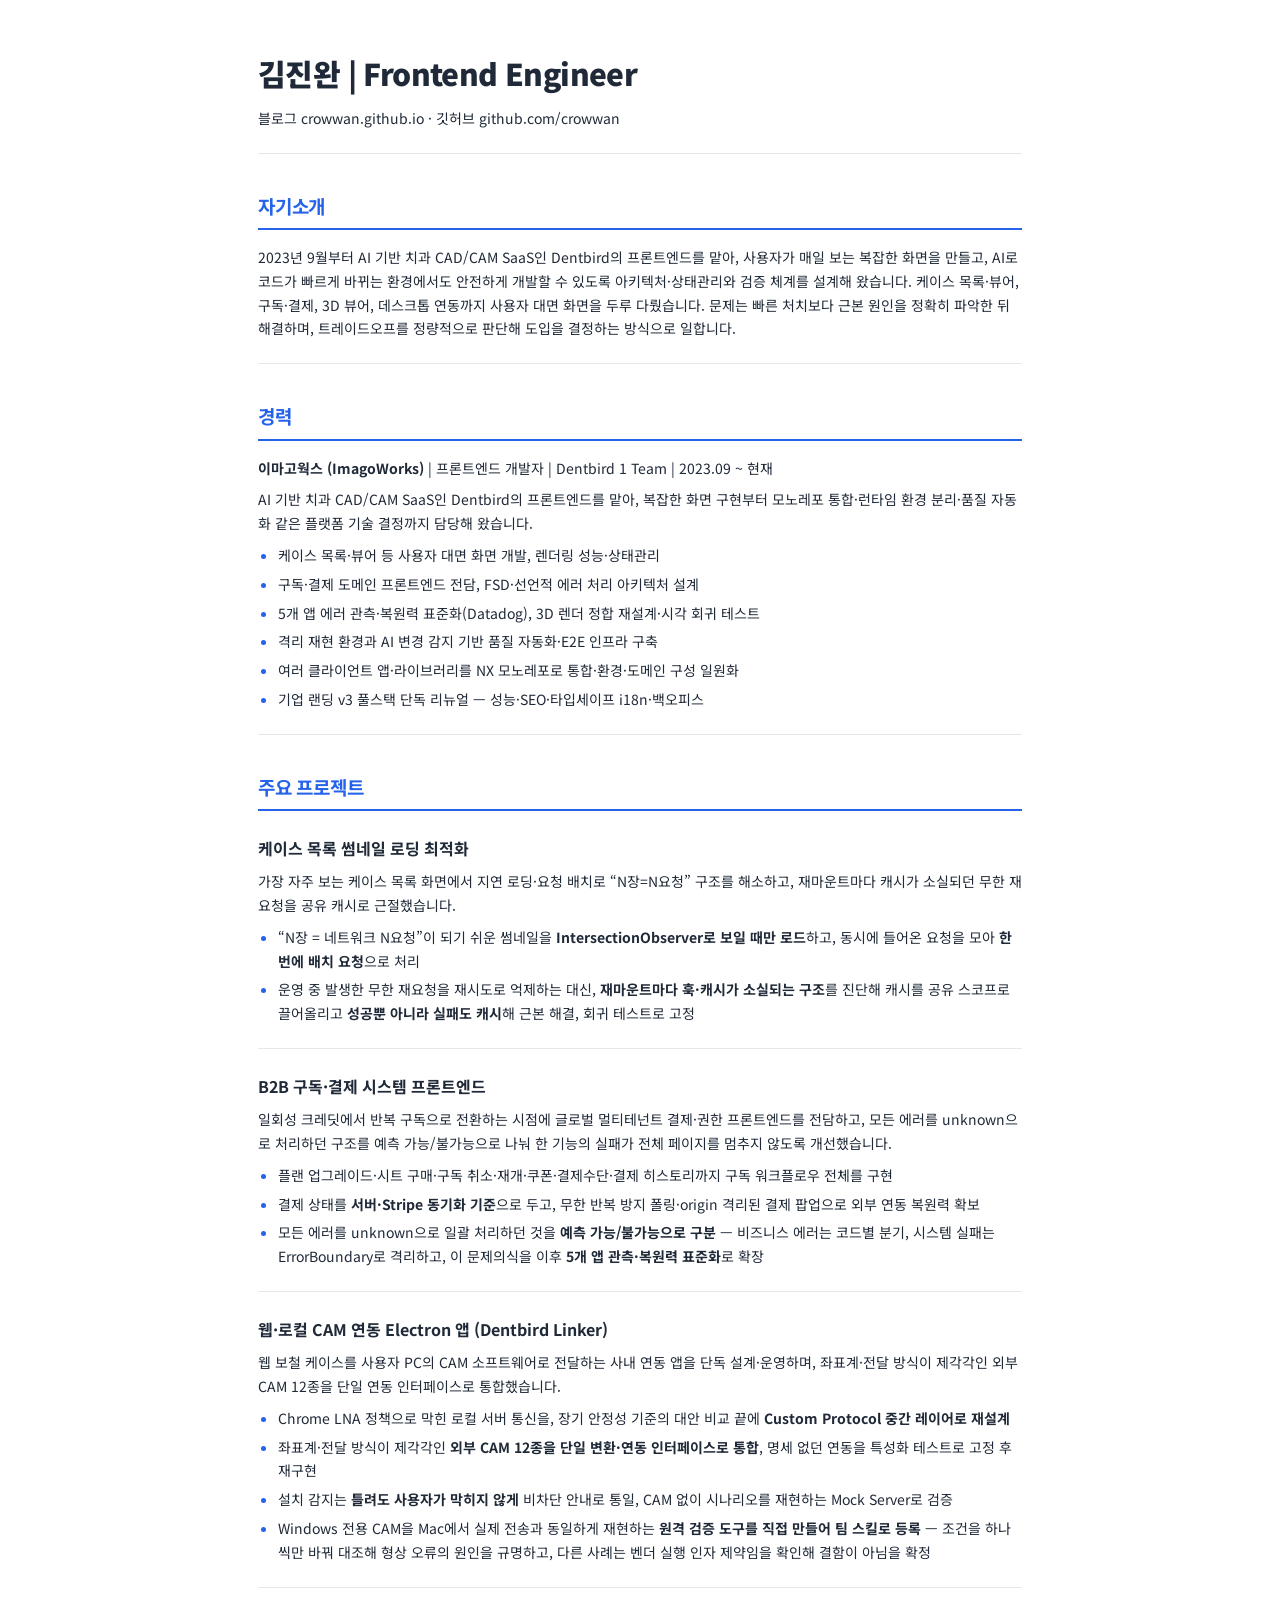
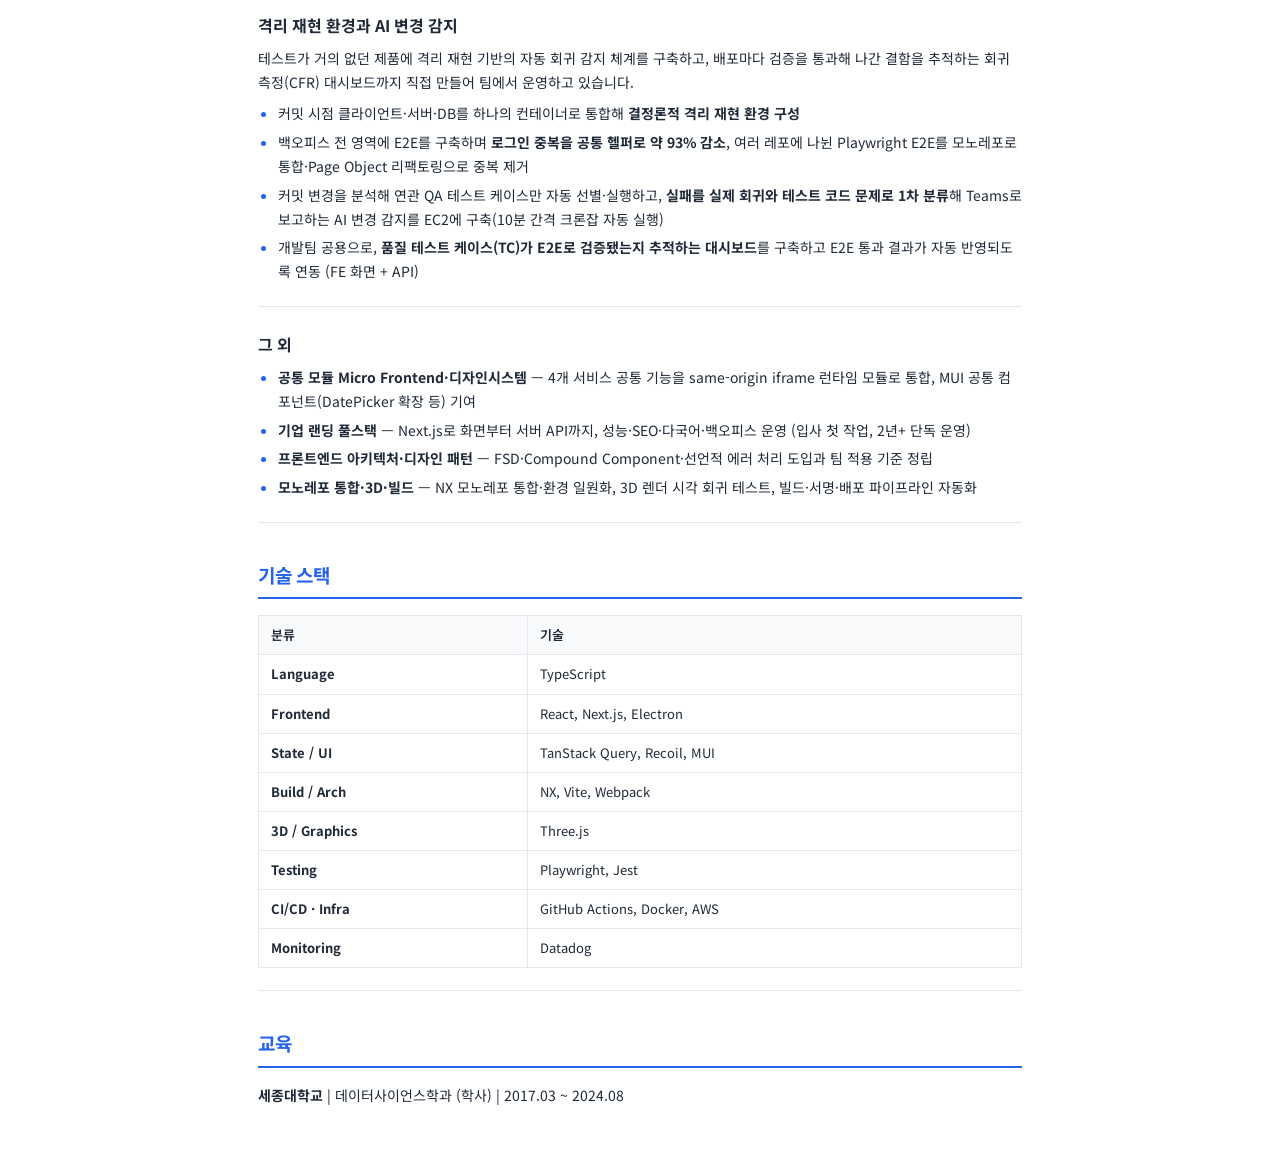
<file: applications/오늘의집/resume.html>
<!DOCTYPE html>
<html xmlns="http://www.w3.org/1999/xhtml" lang="ko" xml:lang="ko">
<head>
  <meta charset="utf-8" />
  <meta name="generator" content="pandoc" />
  <meta name="viewport" content="width=device-width, initial-scale=1.0, user-scalable=yes" />
  <title>김진완 이력서 | 오늘의집</title>
  <style>
    /* Default styles provided by pandoc.
    ** See https://pandoc.org/MANUAL.html#variables-for-html for config info.
    */
    code{white-space: pre-wrap;}
    span.smallcaps{font-variant: small-caps;}
    div.columns{display: flex; gap: min(4vw, 1.5em);}
    div.column{flex: auto; overflow-x: auto;}
    div.hanging-indent{margin-left: 1.5em; text-indent: -1.5em;}
    /* The extra [class] is a hack that increases specificity enough to
       override a similar rule in reveal.js */
    ul.task-list[class]{list-style: none;}
    ul.task-list li input[type="checkbox"] {
      font-size: inherit;
      width: 0.8em;
      margin: 0 0.8em 0.2em -1.6em;
      vertical-align: middle;
    }
    .display.math{display: block; text-align: center; margin: 0.5rem auto;}
  </style>
  <link rel="stylesheet" href="resume-style.css" />
</head>
<body>
<section id="김진완-frontend-engineer" class="level1">
<h1>김진완 | Frontend Engineer</h1>
<p>블로그 crowwan.github.io · 깃허브 github.com/crowwan</p>
<hr />
<section id="자기소개" class="level2">
<h2>자기소개</h2>
<p>2023년 9월부터 AI 기반 치과 CAD/CAM SaaS인 Dentbird의 프론트엔드를
맡아, 사용자가 매일 보는 복잡한 화면을 만들고, AI로 코드가 빠르게 바뀌는
환경에서도 안전하게 개발할 수 있도록 아키텍처·상태관리와 검증 체계를
설계해 왔습니다. 케이스 목록·뷰어, 구독·결제, 3D 뷰어, 데스크톱 연동까지
사용자 대면 화면을 두루 다뤘습니다. 문제는 빠른 처치보다 근본 원인을
정확히 파악한 뒤 해결하며, 트레이드오프를 정량적으로 판단해 도입을
결정하는 방식으로 일합니다.</p>
<hr />
</section>
<section id="경력" class="level2">
<h2>경력</h2>
<p><strong>이마고웍스 (ImagoWorks)</strong> | 프론트엔드 개발자 |
Dentbird 1 Team | 2023.09 ~ 현재</p>
<p>AI 기반 치과 CAD/CAM SaaS인 Dentbird의 프론트엔드를 맡아, 복잡한 화면
구현부터 모노레포 통합·런타임 환경 분리·품질 자동화 같은 플랫폼 기술
결정까지 담당해 왔습니다.</p>
<ul>
<li>케이스 목록·뷰어 등 사용자 대면 화면 개발, 렌더링 성능·상태관리</li>
<li>구독·결제 도메인 프론트엔드 전담, FSD·선언적 에러 처리 아키텍처
설계</li>
<li>5개 앱 에러 관측·복원력 표준화(Datadog), 3D 렌더 정합 재설계·시각
회귀 테스트</li>
<li>격리 재현 환경과 AI 변경 감지 기반 품질 자동화·E2E 인프라 구축</li>
<li>여러 클라이언트 앱·라이브러리를 NX 모노레포로 통합·환경·도메인 구성
일원화</li>
<li>기업 랜딩 v3 풀스택 단독 리뉴얼 — 성능·SEO·타입세이프
i18n·백오피스</li>
</ul>
<hr />
</section>
<section id="주요-프로젝트" class="level2">
<h2>주요 프로젝트</h2>
<section id="케이스-목록-썸네일-로딩-최적화" class="level3">
<h3>케이스 목록 썸네일 로딩 최적화</h3>
<p>가장 자주 보는 케이스 목록 화면에서 지연 로딩·요청 배치로 “N장=N요청”
구조를 해소하고, 재마운트마다 캐시가 소실되던 무한 재요청을 공유 캐시로
근절했습니다.</p>
<ul>
<li>“N장 = 네트워크 N요청”이 되기 쉬운 썸네일을
<strong>IntersectionObserver로 보일 때만 로드</strong>하고, 동시에
들어온 요청을 모아 <strong>한 번에 배치 요청</strong>으로 처리</li>
<li>운영 중 발생한 무한 재요청을 재시도로 억제하는 대신,
<strong>재마운트마다 훅·캐시가 소실되는 구조</strong>를 진단해 캐시를
공유 스코프로 끌어올리고 <strong>성공뿐 아니라 실패도 캐시</strong>해
근본 해결, 회귀 테스트로 고정</li>
</ul>
<hr />
</section>
<section id="b2b-구독결제-시스템-프론트엔드" class="level3">
<h3>B2B 구독·결제 시스템 프론트엔드</h3>
<p>일회성 크레딧에서 반복 구독으로 전환하는 시점에 글로벌 멀티테넌트
결제·권한 프론트엔드를 전담하고, 모든 에러를 unknown으로 처리하던 구조를
예측 가능/불가능으로 나눠 한 기능의 실패가 전체 페이지를 멈추지 않도록
개선했습니다.</p>
<ul>
<li>플랜 업그레이드·시트 구매·구독 취소·재개·쿠폰·결제수단·결제
히스토리까지 구독 워크플로우 전체를 구현</li>
<li>결제 상태를 <strong>서버·Stripe 동기화 기준</strong>으로 두고, 무한
반복 방지 폴링·origin 격리된 결제 팝업으로 외부 연동 복원력 확보</li>
<li>모든 에러를 unknown으로 일괄 처리하던 것을 <strong>예측
가능/불가능으로 구분</strong> — 비즈니스 에러는 코드별 분기, 시스템
실패는 ErrorBoundary로 격리하고, 이 문제의식을 이후 <strong>5개 앱
관측·복원력 표준화</strong>로 확장</li>
</ul>
<hr />
</section>
<section id="웹로컬-cam-연동-electron-앱-dentbird-linker"
class="level3">
<h3>웹·로컬 CAM 연동 Electron 앱 (Dentbird Linker)</h3>
<p>웹 보철 케이스를 사용자 PC의 CAM 소프트웨어로 전달하는 사내 연동 앱을
단독 설계·운영하며, 좌표계·전달 방식이 제각각인 외부 CAM 12종을 단일
연동 인터페이스로 통합했습니다.</p>
<ul>
<li>Chrome LNA 정책으로 막힌 로컬 서버 통신을, 장기 안정성 기준의 대안
비교 끝에 <strong>Custom Protocol 중간 레이어로 재설계</strong></li>
<li>좌표계·전달 방식이 제각각인 <strong>외부 CAM 12종을 단일 변환·연동
인터페이스로 통합</strong>, 명세 없던 연동을 특성화 테스트로 고정 후
재구현</li>
<li>설치 감지는 <strong>틀려도 사용자가 막히지 않게</strong> 비차단
안내로 통일, CAM 없이 시나리오를 재현하는 Mock Server로 검증</li>
<li>Windows 전용 CAM을 Mac에서 실제 전송과 동일하게 재현하는
<strong>원격 검증 도구를 직접 만들어 팀 스킬로 등록</strong> — 조건을
하나씩만 바꿔 대조해 형상 오류의 원인을 규명하고, 다른 사례는 벤더 실행
인자 제약임을 확인해 결함이 아님을 확정</li>
</ul>
<hr />
</section>
<section id="격리-재현-환경과-ai-변경-감지" class="level3">
<h3>격리 재현 환경과 AI 변경 감지</h3>
<p>테스트가 거의 없던 제품에 격리 재현 기반의 자동 회귀 감지 체계를
구축하고, 배포마다 검증을 통과해 나간 결함을 추적하는 회귀 측정(CFR)
대시보드까지 직접 만들어 팀에서 운영하고 있습니다.</p>
<ul>
<li>커밋 시점 클라이언트·서버·DB를 하나의 컨테이너로 통합해
<strong>결정론적 격리 재현 환경 구성</strong></li>
<li>백오피스 전 영역에 E2E를 구축하며 <strong>로그인 중복을 공통 헬퍼로
약 93% 감소</strong>, 여러 레포에 나뉜 Playwright E2E를 모노레포로
통합·Page Object 리팩토링으로 중복 제거</li>
<li>커밋 변경을 분석해 연관 QA 테스트 케이스만 자동 선별·실행하고,
<strong>실패를 실제 회귀와 테스트 코드 문제로 1차 분류</strong>해
Teams로 보고하는 AI 변경 감지를 EC2에 구축(10분 간격 크론잡 자동
실행)</li>
<li>개발팀 공용으로, <strong>품질 테스트 케이스(TC)가 E2E로 검증됐는지
추적하는 대시보드</strong>를 구축하고 E2E 통과 결과가 자동 반영되도록
연동 (FE 화면 + API)</li>
</ul>
<hr />
</section>
<section id="그-외" class="level3">
<h3>그 외</h3>
<ul>
<li><strong>공통 모듈 Micro Frontend·디자인시스템</strong> — 4개 서비스
공통 기능을 same-origin iframe 런타임 모듈로 통합, MUI 공통
컴포넌트(DatePicker 확장 등) 기여</li>
<li><strong>기업 랜딩 풀스택</strong> — Next.js로 화면부터 서버 API까지,
성능·SEO·다국어·백오피스 운영 (입사 첫 작업, 2년+ 단독 운영)</li>
<li><strong>프론트엔드 아키텍처·디자인 패턴</strong> — FSD·Compound
Component·선언적 에러 처리 도입과 팀 적용 기준 정립</li>
<li><strong>모노레포 통합·3D·빌드</strong> — NX 모노레포 통합·환경
일원화, 3D 렌더 시각 회귀 테스트, 빌드·서명·배포 파이프라인 자동화</li>
</ul>
<hr />
</section>
</section>
<section id="기술-스택" class="level2">
<h2>기술 스택</h2>
<table>
<thead>
<tr>
<th>분류</th>
<th>기술</th>
</tr>
</thead>
<tbody>
<tr>
<td><strong>Language</strong></td>
<td>TypeScript</td>
</tr>
<tr>
<td><strong>Frontend</strong></td>
<td>React, Next.js, Electron</td>
</tr>
<tr>
<td><strong>State / UI</strong></td>
<td>TanStack Query, Recoil, MUI</td>
</tr>
<tr>
<td><strong>Build / Arch</strong></td>
<td>NX, Vite, Webpack</td>
</tr>
<tr>
<td><strong>3D / Graphics</strong></td>
<td>Three.js</td>
</tr>
<tr>
<td><strong>Testing</strong></td>
<td>Playwright, Jest</td>
</tr>
<tr>
<td><strong>CI/CD · Infra</strong></td>
<td>GitHub Actions, Docker, AWS</td>
</tr>
<tr>
<td><strong>Monitoring</strong></td>
<td>Datadog</td>
</tr>
</tbody>
</table>
<hr />
</section>
<section id="교육" class="level2">
<h2>교육</h2>
<p><strong>세종대학교</strong> | 데이터사이언스학과 (학사) | 2017.03 ~
2024.08</p>
</section>
</section>
</body>
</html>
</file>
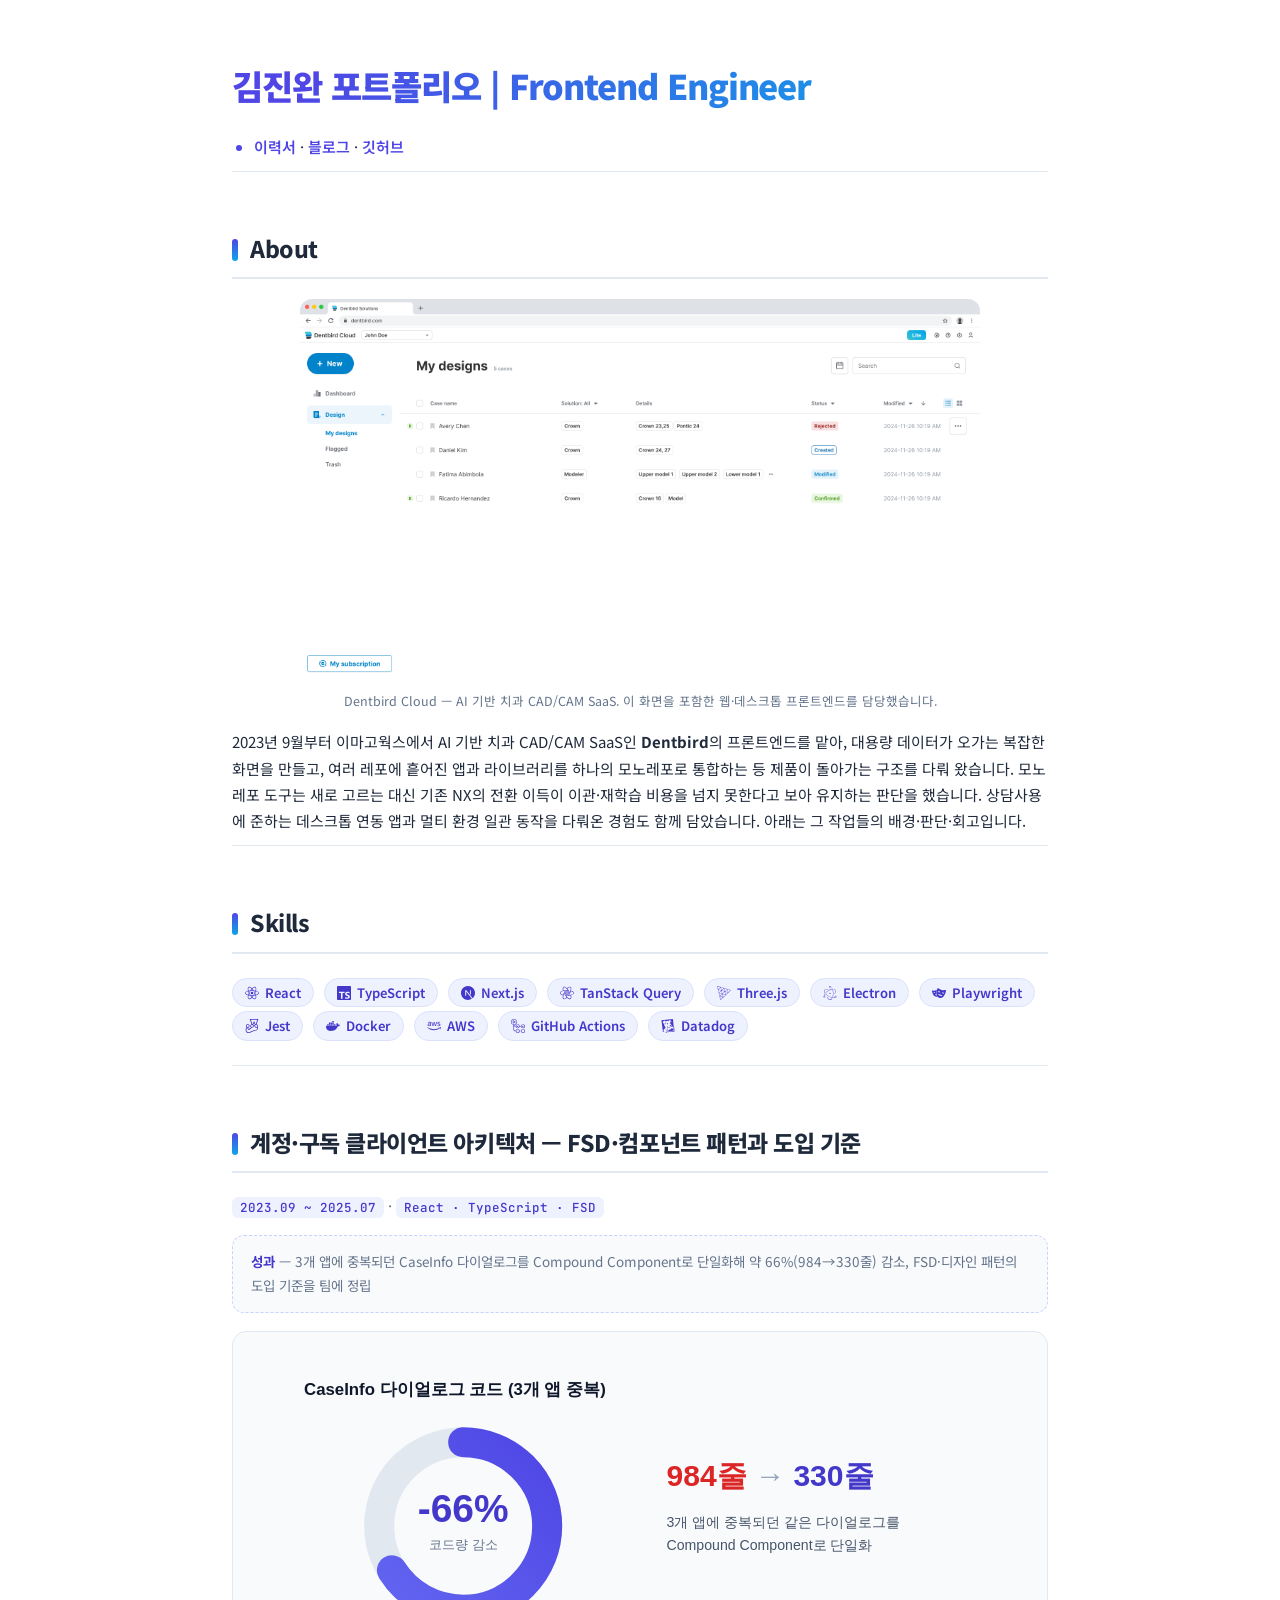
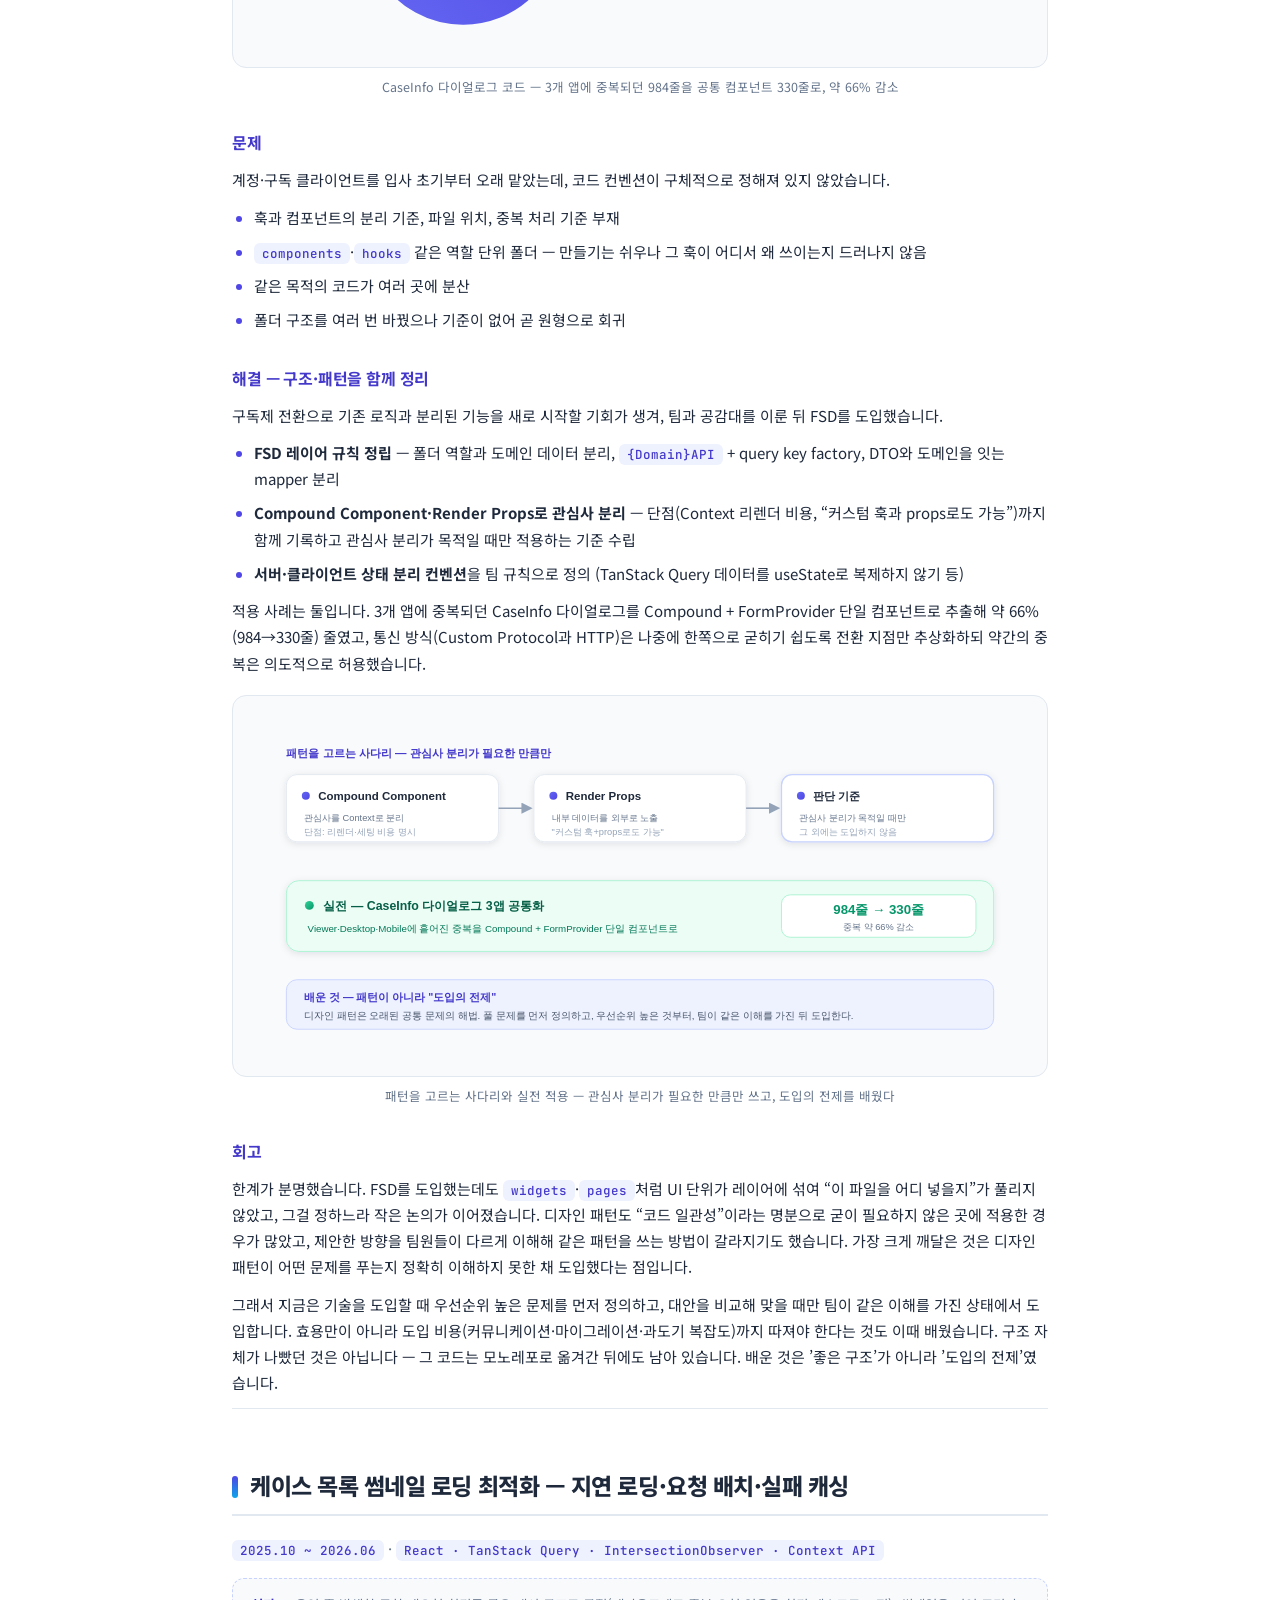
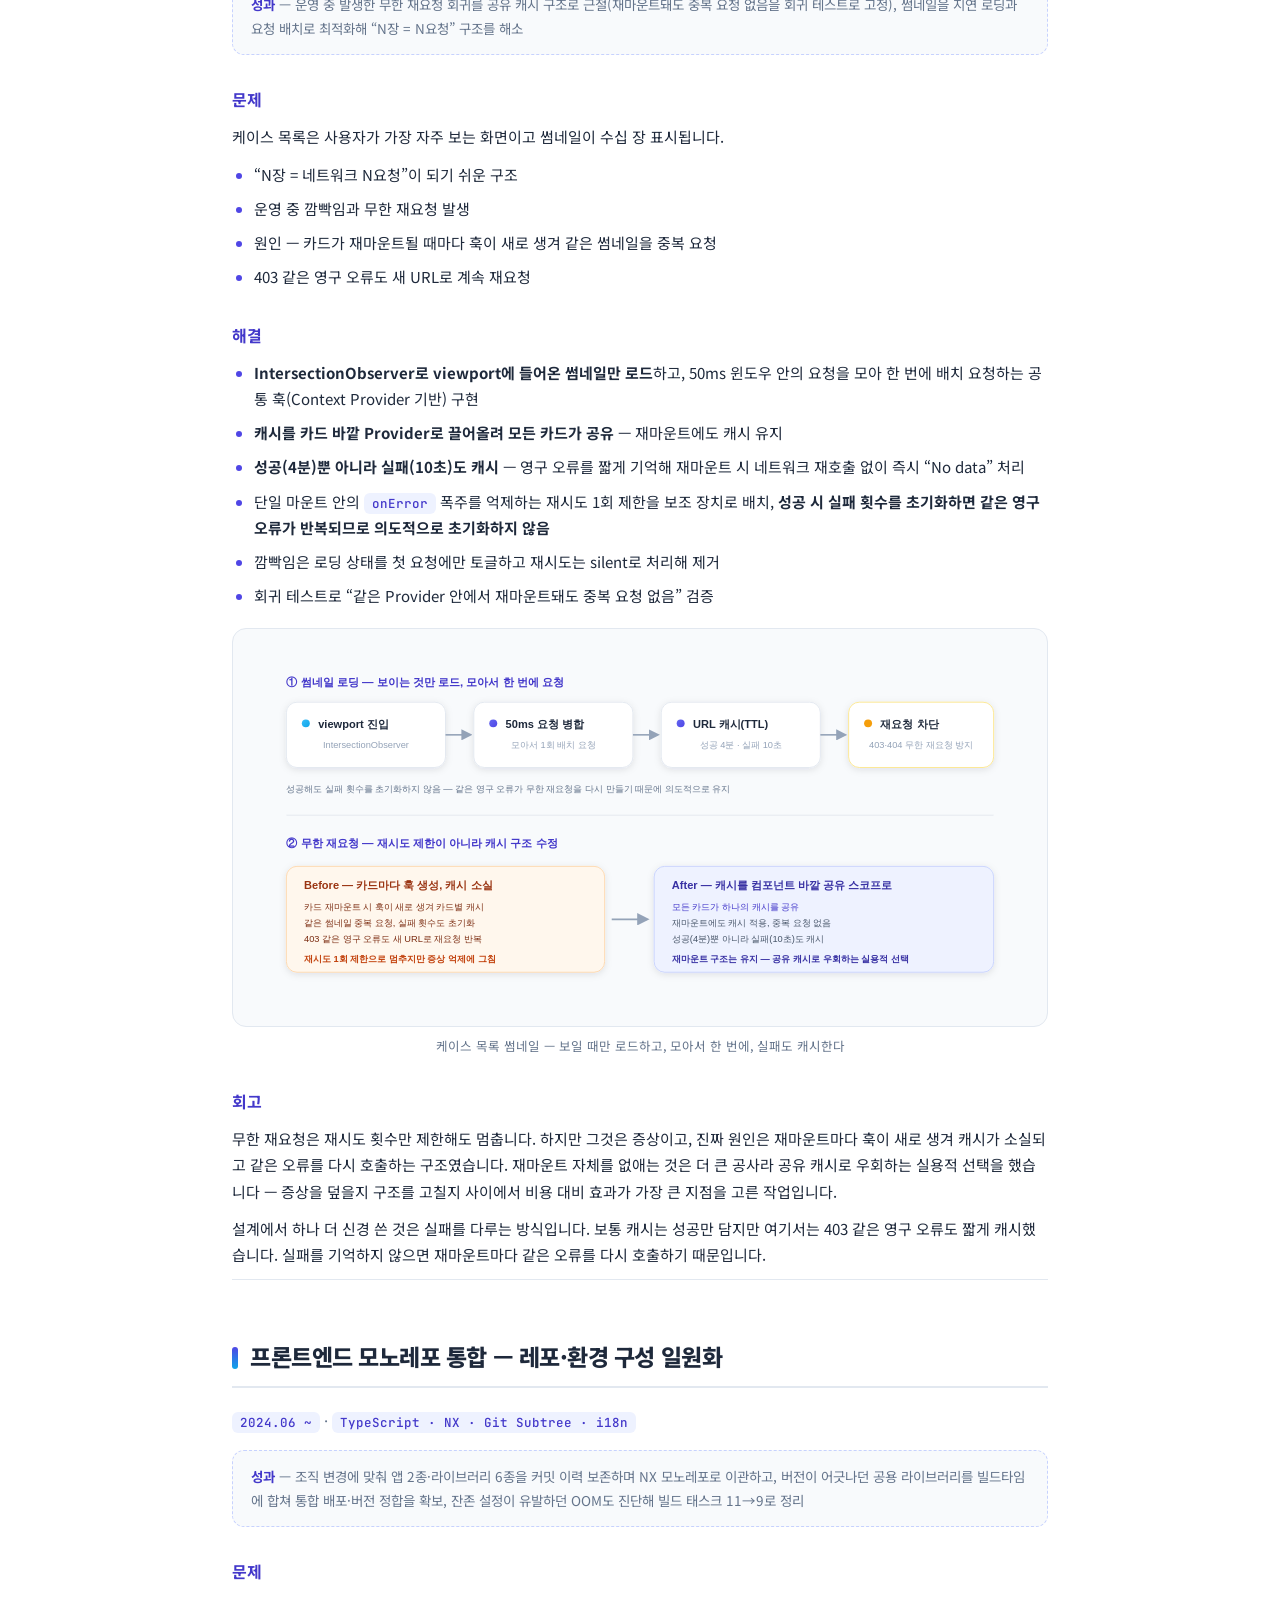
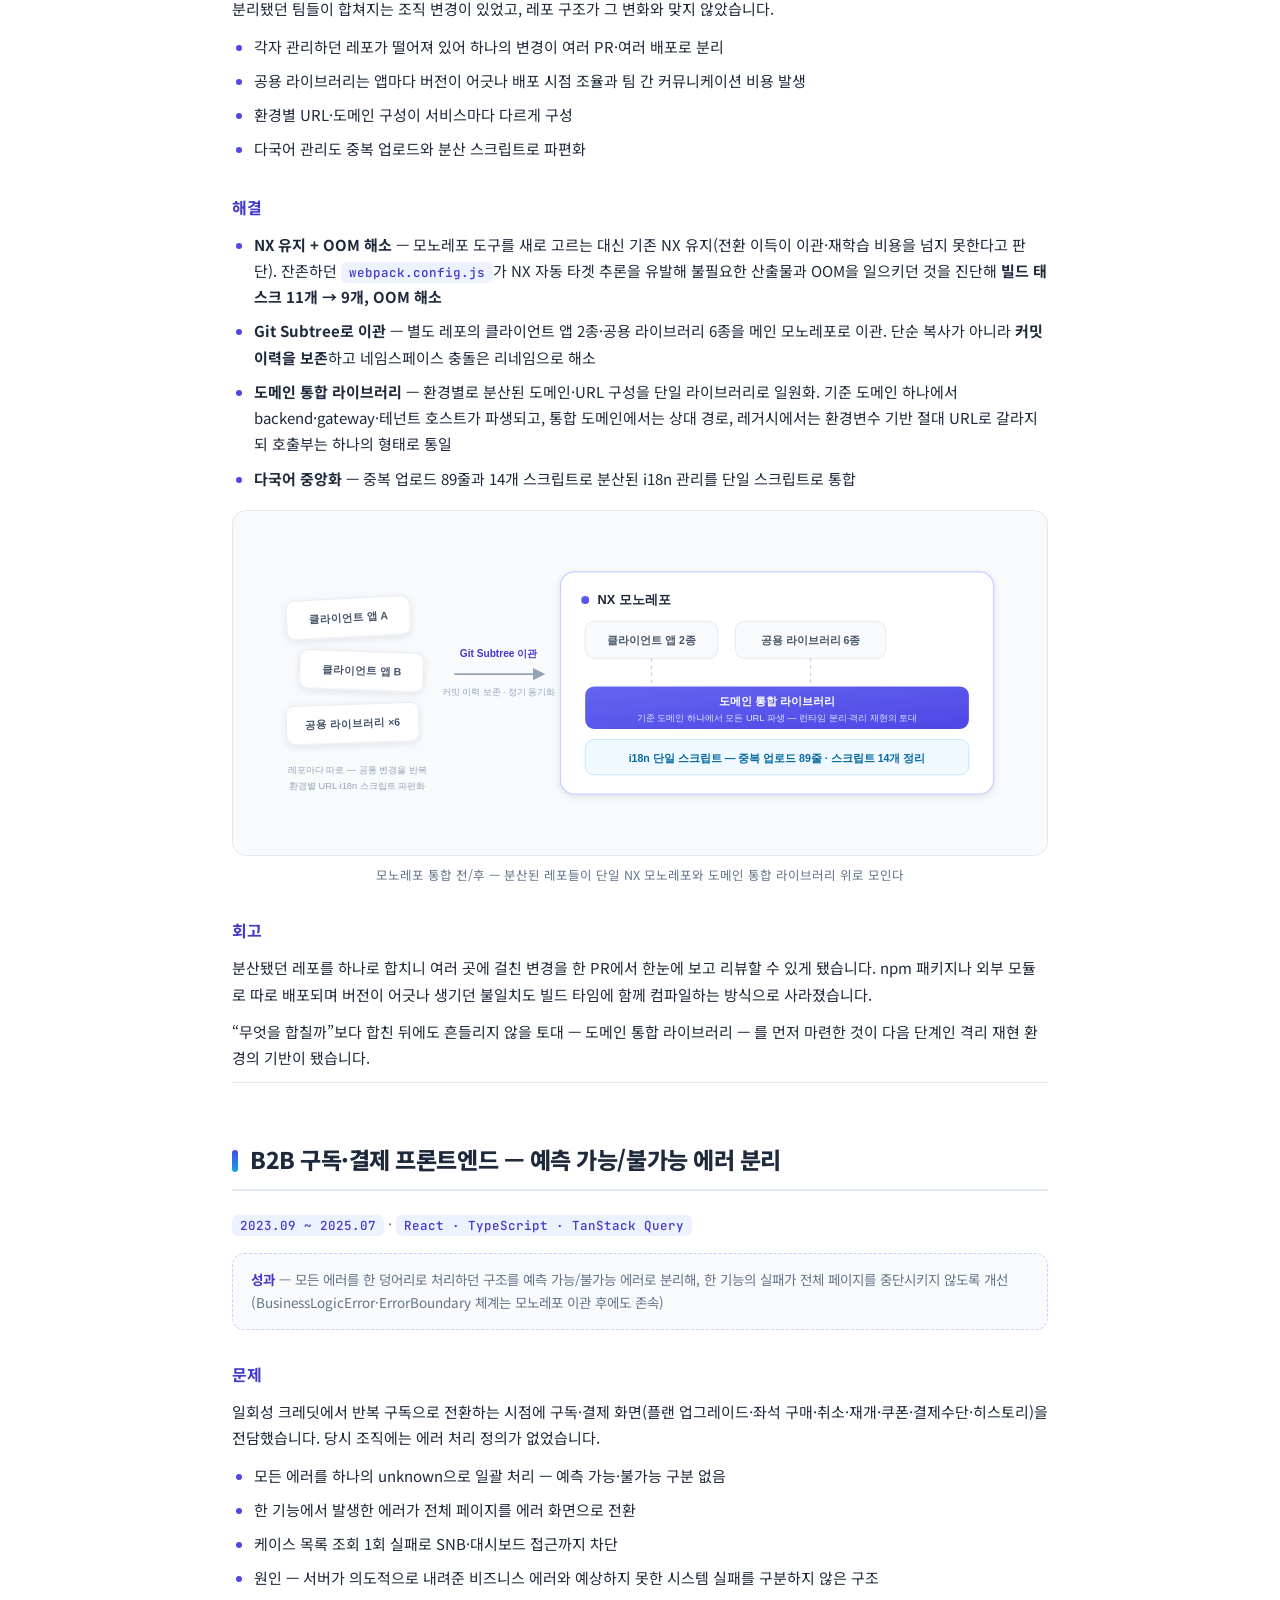
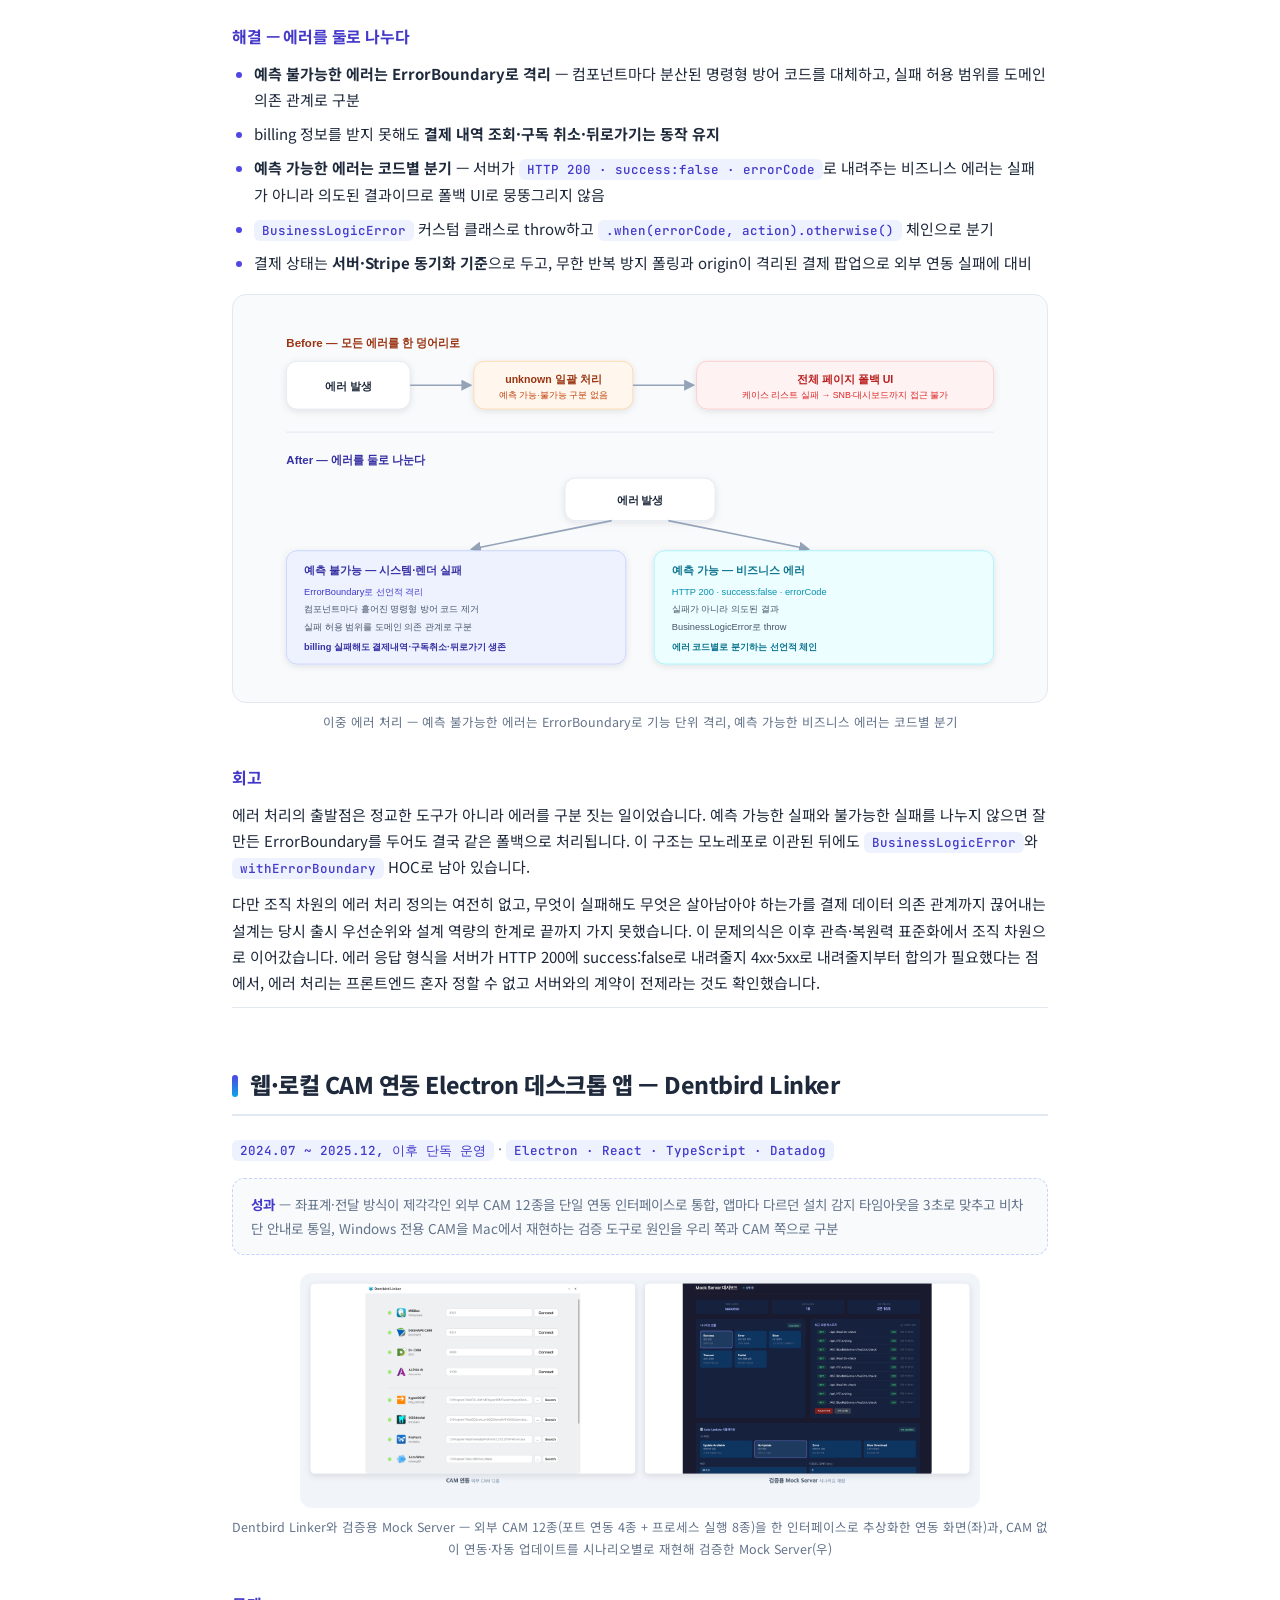
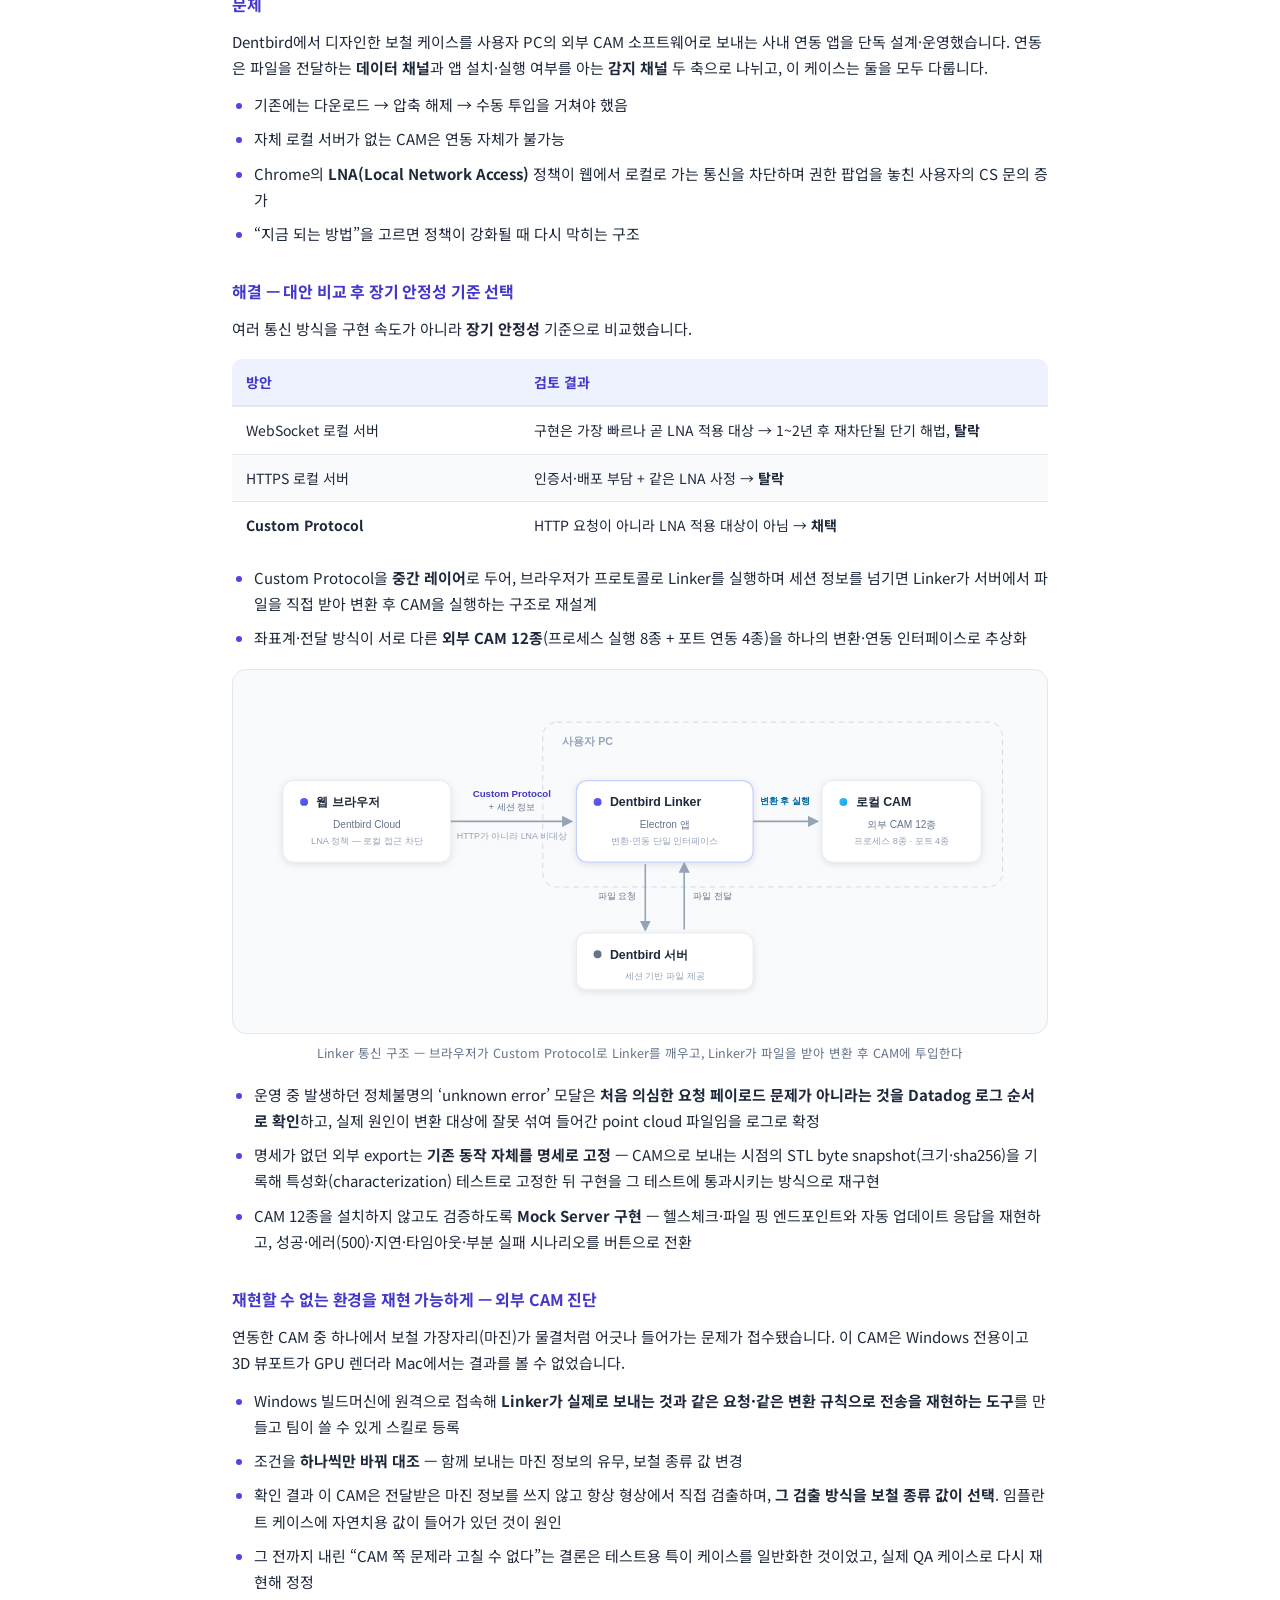
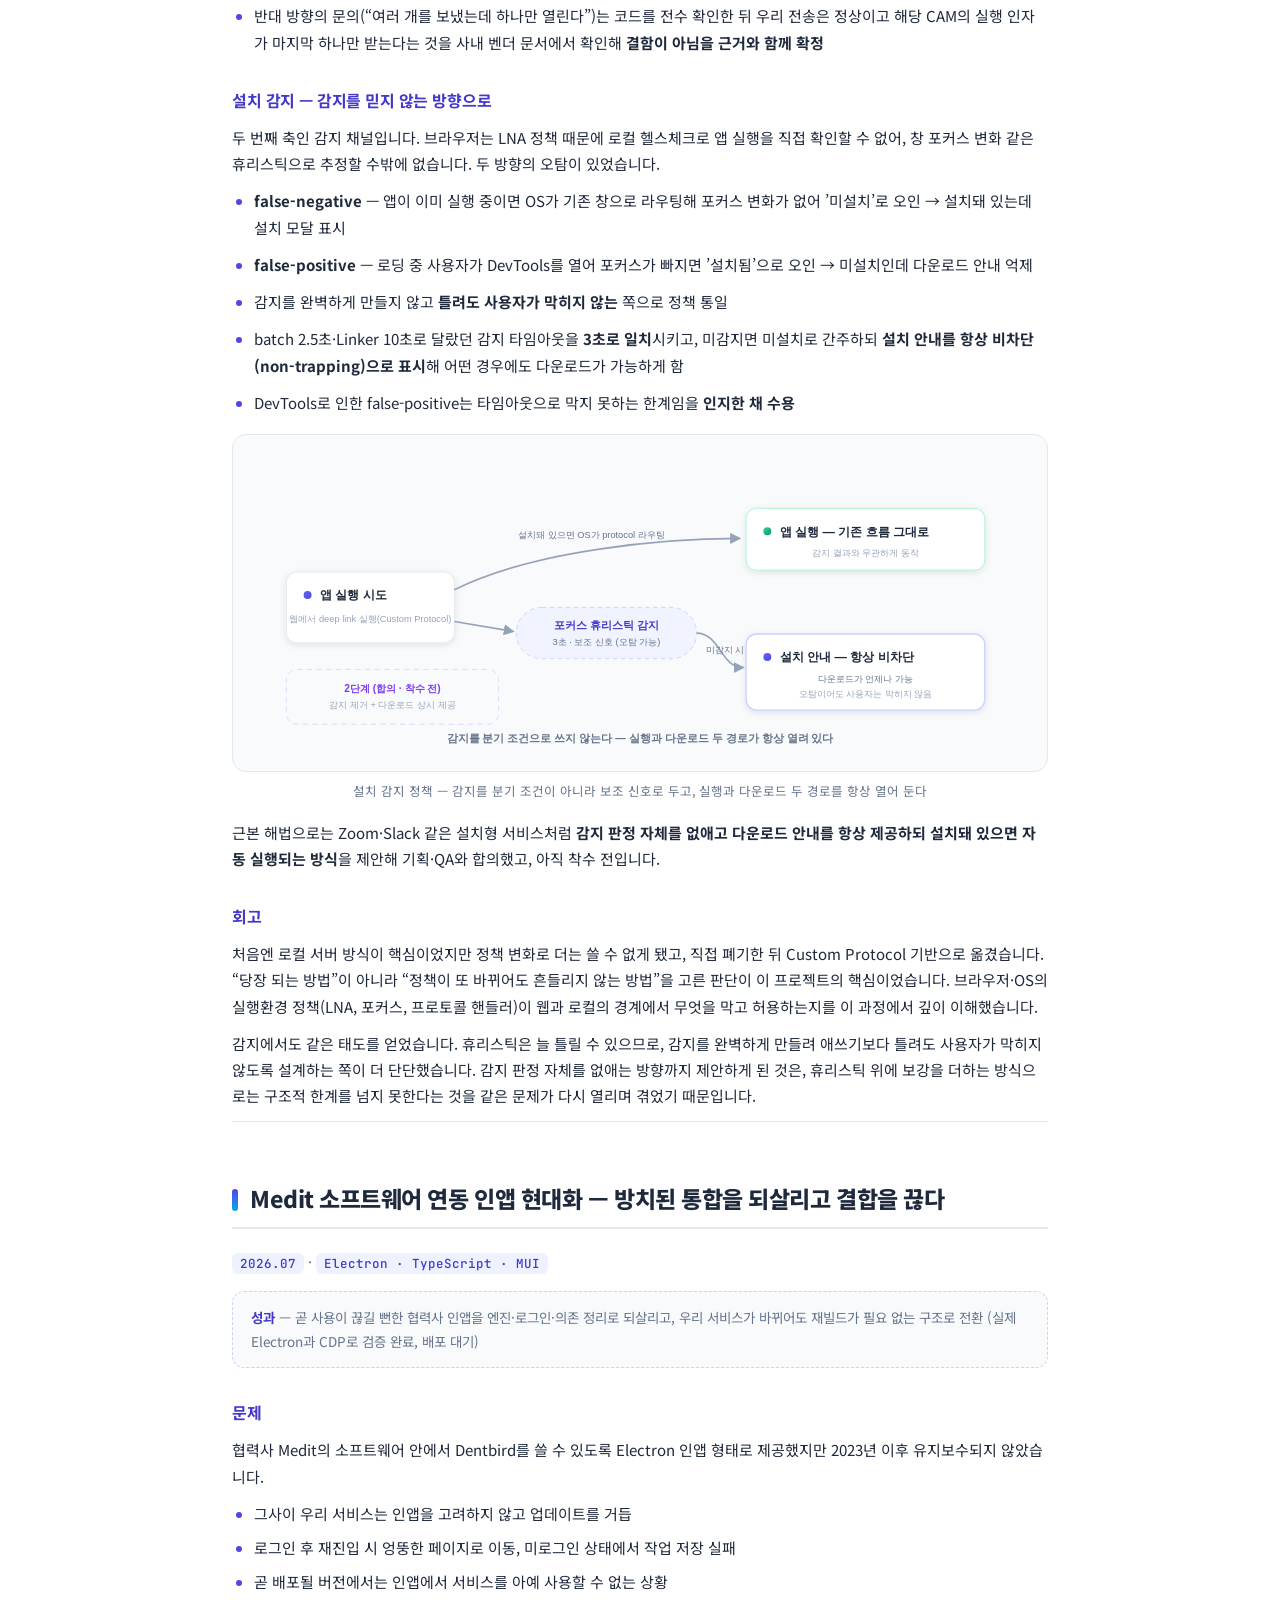
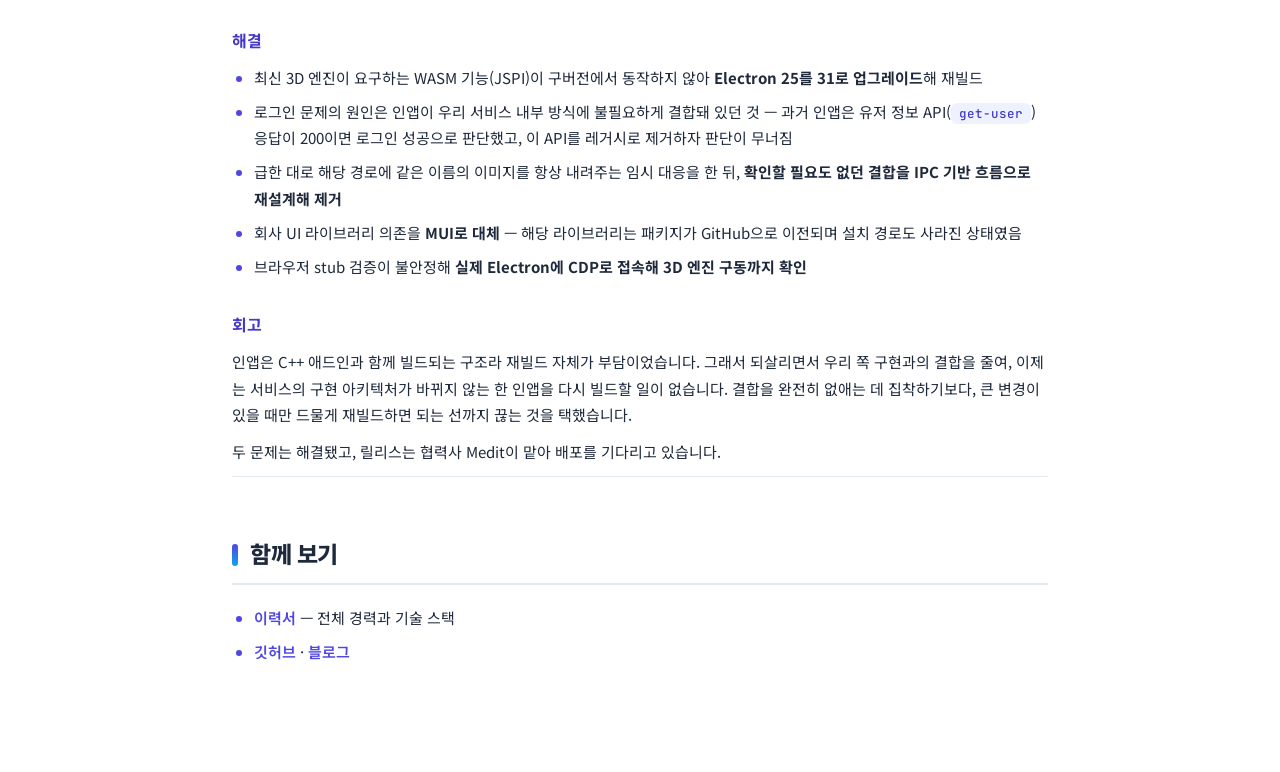
<file: applications/채널톡/portfolio.html>
<!DOCTYPE html>
<html xmlns="http://www.w3.org/1999/xhtml" lang="ko" xml:lang="ko">
<head>
  <meta charset="utf-8" />
  <meta name="generator" content="pandoc" />
  <meta name="viewport" content="width=device-width, initial-scale=1.0, user-scalable=yes" />
  <title>김진완 포트폴리오 | 채널톡</title>
  <style>
    /* Default styles provided by pandoc.
    ** See https://pandoc.org/MANUAL.html#variables-for-html for config info.
    */
    code{white-space: pre-wrap;}
    span.smallcaps{font-variant: small-caps;}
    div.columns{display: flex; gap: min(4vw, 1.5em);}
    div.column{flex: auto; overflow-x: auto;}
    div.hanging-indent{margin-left: 1.5em; text-indent: -1.5em;}
    /* The extra [class] is a hack that increases specificity enough to
       override a similar rule in reveal.js */
    ul.task-list[class]{list-style: none;}
    ul.task-list li input[type="checkbox"] {
      font-size: inherit;
      width: 0.8em;
      margin: 0 0.8em 0.2em -1.6em;
      vertical-align: middle;
    }
    .display.math{display: block; text-align: center; margin: 0.5rem auto;}
  </style>
  <link rel="stylesheet" href="portfolio-style.css" />
</head>
<body>
<!-- 채널톡 Frontend Engineer 지원용 포트폴리오 -->
<!-- 마스터 portfolio.md에서 5개 선별·재배치 (제품·판단 먼저 / 모노레포 NX 판단력 강조) -->
<section id="김진완-포트폴리오-frontend-engineer" class="level1">
<h1>김진완 포트폴리오 | Frontend Engineer</h1>
<ul>
<li><a href="resume.html">이력서</a> · <a
href="https://crowwan.github.io/">블로그</a> · <a
href="https://github.com/crowwan">깃허브</a></li>
</ul>
<hr />
<section id="about" class="level2">
<h2>About</h2>
<figure>
<img src="../../images/portfolio/screenshots/cloud-case-list.png"
alt="Dentbird Cloud — AI 기반 치과 CAD/CAM SaaS. 이 화면을 포함한 웹·데스크톱 프론트엔드를 담당했습니다." />
<figcaption aria-hidden="true">Dentbird Cloud — AI 기반 치과 CAD/CAM
SaaS. 이 화면을 포함한 웹·데스크톱 프론트엔드를
담당했습니다.</figcaption>
</figure>
<p>2023년 9월부터 이마고웍스에서 AI 기반 치과 CAD/CAM SaaS인
<strong>Dentbird</strong>의 프론트엔드를 맡아, 대용량 데이터가 오가는
복잡한 화면을 만들고, 여러 레포에 흩어진 앱과 라이브러리를 하나의
모노레포로 통합하는 등 제품이 돌아가는 구조를 다뤄 왔습니다. 모노레포
도구는 새로 고르는 대신 기존 NX의 전환 이득이 이관·재학습 비용을 넘지
못한다고 보아 유지하는 판단을 했습니다. 상담사용에 준하는 데스크톱 연동
앱과 멀티 환경 일관 동작을 다뤄온 경험도 함께 담았습니다. 아래는 그
작업들의 배경·판단·회고입니다.</p>
<hr />
</section>
<section id="skills" class="level2">
<h2>Skills</h2>
<p class="skills-chips">
<span
class="chip"><img src="../../images/portfolio/icons/react.svg" alt="">React</span>
<span
class="chip"><img src="../../images/portfolio/icons/typescript.svg" alt="">TypeScript</span>
<span
class="chip"><img src="../../images/portfolio/icons/nextjs.svg" alt="">Next.js</span>
<span
class="chip"><img src="../../images/portfolio/icons/tanstack.svg" alt="">TanStack
Query</span> <span
class="chip"><img src="../../images/portfolio/icons/threejs.svg" alt="">Three.js</span>
<span
class="chip"><img src="../../images/portfolio/icons/electron.svg" alt="">Electron</span>
<span
class="chip"><img src="../../images/portfolio/icons/playwright.svg" alt="">Playwright</span>
<span
class="chip"><img src="../../images/portfolio/icons/jest.svg" alt="">Jest</span>
<span
class="chip"><img src="../../images/portfolio/icons/docker.svg" alt="">Docker</span>
<span
class="chip"><img src="../../images/portfolio/icons/aws.svg" alt="">AWS</span>
<span
class="chip"><img src="../../images/portfolio/icons/ghactions.svg" alt="">GitHub
Actions</span> <span
class="chip"><img src="../../images/portfolio/icons/datadog.svg" alt="">Datadog</span>
</p>
<hr />
</section>
<section id="계정구독-클라이언트-아키텍처-fsd컴포넌트-패턴과-도입-기준"
class="level2">
<h2>계정·구독 클라이언트 아키텍처 — FSD·컴포넌트 패턴과 도입 기준</h2>
<p><code>2023.09 ~ 2025.07</code> ·
<code>React · TypeScript · FSD</code></p>
<blockquote>
<p><strong>성과</strong> — 3개 앱에 중복되던 CaseInfo 다이얼로그를
Compound Component로 단일화해 약 66%(984→330줄) 감소, FSD·디자인 패턴의
도입 기준을 팀에 정립</p>
</blockquote>
<figure>
<img src="../../images/portfolio/diagrams/caseinfo-metrics.svg"
class="diagram"
alt="CaseInfo 다이얼로그 코드 — 3개 앱에 중복되던 984줄을 공통 컴포넌트 330줄로, 약 66% 감소" />
<figcaption aria-hidden="true">CaseInfo 다이얼로그 코드 — 3개 앱에
중복되던 984줄을 공통 컴포넌트 330줄로, 약 66% 감소</figcaption>
</figure>
<section id="문제" class="level3">
<h3>문제</h3>
<p>계정·구독 클라이언트를 입사 초기부터 오래 맡았는데, 코드 컨벤션이
구체적으로 정해져 있지 않았습니다.</p>
<ul>
<li>훅과 컴포넌트의 분리 기준, 파일 위치, 중복 처리 기준 부재</li>
<li><code>components</code>·<code>hooks</code> 같은 역할 단위 폴더 —
만들기는 쉬우나 그 훅이 어디서 왜 쓰이는지 드러나지 않음</li>
<li>같은 목적의 코드가 여러 곳에 분산</li>
<li>폴더 구조를 여러 번 바꿨으나 기준이 없어 곧 원형으로 회귀</li>
</ul>
</section>
<section id="해결-구조패턴을-함께-정리" class="level3">
<h3>해결 — 구조·패턴을 함께 정리</h3>
<p>구독제 전환으로 기존 로직과 분리된 기능을 새로 시작할 기회가 생겨,
팀과 공감대를 이룬 뒤 FSD를 도입했습니다.</p>
<ul>
<li><strong>FSD 레이어 규칙 정립</strong> — 폴더 역할과 도메인 데이터
분리, <code>{Domain}API</code> + query key factory, DTO와 도메인을 잇는
mapper 분리</li>
<li><strong>Compound Component·Render Props로 관심사 분리</strong> —
단점(Context 리렌더 비용, “커스텀 훅과 props로도 가능”)까지 함께
기록하고 관심사 분리가 목적일 때만 적용하는 기준 수립</li>
<li><strong>서버·클라이언트 상태 분리 컨벤션</strong>을 팀 규칙으로 정의
(TanStack Query 데이터를 useState로 복제하지 않기 등)</li>
</ul>
<p>적용 사례는 둘입니다. 3개 앱에 중복되던 CaseInfo 다이얼로그를
Compound + FormProvider 단일 컴포넌트로 추출해 약 66%(984→330줄) 줄였고,
통신 방식(Custom Protocol과 HTTP)은 나중에 한쪽으로 굳히기 쉽도록 전환
지점만 추상화하되 약간의 중복은 의도적으로 허용했습니다.</p>
<figure>
<img src="../../images/portfolio/diagrams/design-patterns.svg"
class="diagram"
alt="패턴을 고르는 사다리와 실전 적용 — 관심사 분리가 필요한 만큼만 쓰고, 도입의 전제를 배웠다" />
<figcaption aria-hidden="true">패턴을 고르는 사다리와 실전 적용 — 관심사
분리가 필요한 만큼만 쓰고, 도입의 전제를 배웠다</figcaption>
</figure>
</section>
<section id="회고" class="level3">
<h3>회고</h3>
<p>한계가 분명했습니다. FSD를 도입했는데도
<code>widgets</code>·<code>pages</code>처럼 UI 단위가 레이어에 섞여 “이
파일을 어디 넣을지”가 풀리지 않았고, 그걸 정하느라 작은 논의가
이어졌습니다. 디자인 패턴도 “코드 일관성”이라는 명분으로 굳이 필요하지
않은 곳에 적용한 경우가 많았고, 제안한 방향을 팀원들이 다르게 이해해
같은 패턴을 쓰는 방법이 갈라지기도 했습니다. 가장 크게 깨달은 것은
디자인 패턴이 어떤 문제를 푸는지 정확히 이해하지 못한 채 도입했다는
점입니다.</p>
<p>그래서 지금은 기술을 도입할 때 우선순위 높은 문제를 먼저 정의하고,
대안을 비교해 맞을 때만 팀이 같은 이해를 가진 상태에서 도입합니다.
효용만이 아니라 도입 비용(커뮤니케이션·마이그레이션·과도기 복잡도)까지
따져야 한다는 것도 이때 배웠습니다. 구조 자체가 나빴던 것은 아닙니다 —
그 코드는 모노레포로 옮겨간 뒤에도 남아 있습니다. 배운 것은 ’좋은
구조’가 아니라 ’도입의 전제’였습니다.</p>
<hr />
</section>
</section>
<section id="케이스-목록-썸네일-로딩-최적화-지연-로딩요청-배치실패-캐싱"
class="level2">
<h2>케이스 목록 썸네일 로딩 최적화 — 지연 로딩·요청 배치·실패 캐싱</h2>
<p><code>2025.10 ~ 2026.06</code> ·
<code>React · TanStack Query · IntersectionObserver · Context API</code></p>
<blockquote>
<p><strong>성과</strong> — 운영 중 발생한 무한 재요청 회귀를 공유 캐시
구조로 근절(재마운트돼도 중복 요청 없음을 회귀 테스트로 고정), 썸네일을
지연 로딩과 요청 배치로 최적화해 “N장 = N요청” 구조를 해소</p>
</blockquote>
<section id="문제-1" class="level3">
<h3>문제</h3>
<p>케이스 목록은 사용자가 가장 자주 보는 화면이고 썸네일이 수십 장
표시됩니다.</p>
<ul>
<li>“N장 = 네트워크 N요청”이 되기 쉬운 구조</li>
<li>운영 중 깜빡임과 무한 재요청 발생</li>
<li>원인 — 카드가 재마운트될 때마다 훅이 새로 생겨 같은 썸네일을 중복
요청</li>
<li>403 같은 영구 오류도 새 URL로 계속 재요청</li>
</ul>
</section>
<section id="해결" class="level3">
<h3>해결</h3>
<ul>
<li><strong>IntersectionObserver로 viewport에 들어온 썸네일만
로드</strong>하고, 50ms 윈도우 안의 요청을 모아 한 번에 배치 요청하는
공통 훅(Context Provider 기반) 구현</li>
<li><strong>캐시를 카드 바깥 Provider로 끌어올려 모든 카드가
공유</strong> — 재마운트에도 캐시 유지</li>
<li><strong>성공(4분)뿐 아니라 실패(10초)도 캐시</strong> — 영구 오류를
짧게 기억해 재마운트 시 네트워크 재호출 없이 즉시 “No data” 처리</li>
<li>단일 마운트 안의 <code>onError</code> 폭주를 억제하는 재시도 1회
제한을 보조 장치로 배치, <strong>성공 시 실패 횟수를 초기화하면 같은
영구 오류가 반복되므로 의도적으로 초기화하지 않음</strong></li>
<li>깜빡임은 로딩 상태를 첫 요청에만 토글하고 재시도는 silent로 처리해
제거</li>
<li>회귀 테스트로 “같은 Provider 안에서 재마운트돼도 중복 요청 없음”
검증</li>
</ul>
<figure>
<img src="../../images/portfolio/diagrams/list-performance.svg"
class="diagram"
alt="케이스 목록 썸네일 — 보일 때만 로드하고, 모아서 한 번에, 실패도 캐시한다" />
<figcaption aria-hidden="true">케이스 목록 썸네일 — 보일 때만 로드하고,
모아서 한 번에, 실패도 캐시한다</figcaption>
</figure>
</section>
<section id="회고-1" class="level3">
<h3>회고</h3>
<p>무한 재요청은 재시도 횟수만 제한해도 멈춥니다. 하지만 그것은
증상이고, 진짜 원인은 재마운트마다 훅이 새로 생겨 캐시가 소실되고 같은
오류를 다시 호출하는 구조였습니다. 재마운트 자체를 없애는 것은 더 큰
공사라 공유 캐시로 우회하는 실용적 선택을 했습니다 — 증상을 덮을지
구조를 고칠지 사이에서 비용 대비 효과가 가장 큰 지점을 고른
작업입니다.</p>
<p>설계에서 하나 더 신경 쓴 것은 실패를 다루는 방식입니다. 보통 캐시는
성공만 담지만 여기서는 403 같은 영구 오류도 짧게 캐시했습니다. 실패를
기억하지 않으면 재마운트마다 같은 오류를 다시 호출하기 때문입니다.</p>
<hr />
</section>
</section>
<section id="프론트엔드-모노레포-통합-레포환경-구성-일원화"
class="level2">
<h2>프론트엔드 모노레포 통합 — 레포·환경 구성 일원화</h2>
<p><code>2024.06 ~</code> ·
<code>TypeScript · NX · Git Subtree · i18n</code></p>
<blockquote>
<p><strong>성과</strong> — 조직 변경에 맞춰 앱 2종·라이브러리 6종을 커밋
이력 보존하며 NX 모노레포로 이관하고, 버전이 어긋나던 공용 라이브러리를
빌드타임에 합쳐 통합 배포·버전 정합을 확보, 잔존 설정이 유발하던 OOM도
진단해 빌드 태스크 11→9로 정리</p>
</blockquote>
<section id="문제-2" class="level3">
<h3>문제</h3>
<p>분리됐던 팀들이 합쳐지는 조직 변경이 있었고, 레포 구조가 그 변화와
맞지 않았습니다.</p>
<ul>
<li>각자 관리하던 레포가 떨어져 있어 하나의 변경이 여러 PR·여러 배포로
분리</li>
<li>공용 라이브러리는 앱마다 버전이 어긋나 배포 시점 조율과 팀 간
커뮤니케이션 비용 발생</li>
<li>환경별 URL·도메인 구성이 서비스마다 다르게 구성</li>
<li>다국어 관리도 중복 업로드와 분산 스크립트로 파편화</li>
</ul>
</section>
<section id="해결-1" class="level3">
<h3>해결</h3>
<ul>
<li><strong>NX 유지 + OOM 해소</strong> — 모노레포 도구를 새로 고르는
대신 기존 NX 유지(전환 이득이 이관·재학습 비용을 넘지 못한다고 판단).
잔존하던 <code>webpack.config.js</code>가 NX 자동 타겟 추론을 유발해
불필요한 산출물과 OOM을 일으키던 것을 진단해 <strong>빌드 태스크 11개 →
9개, OOM 해소</strong></li>
<li><strong>Git Subtree로 이관</strong> — 별도 레포의 클라이언트 앱
2종·공용 라이브러리 6종을 메인 모노레포로 이관. 단순 복사가 아니라
<strong>커밋 이력을 보존</strong>하고 네임스페이스 충돌은 리네임으로
해소</li>
<li><strong>도메인 통합 라이브러리</strong> — 환경별로 분산된 도메인·URL
구성을 단일 라이브러리로 일원화. 기준 도메인 하나에서
backend·gateway·테넌트 호스트가 파생되고, 통합 도메인에서는 상대 경로,
레거시에서는 환경변수 기반 절대 URL로 갈라지되 호출부는 하나의 형태로
통일</li>
<li><strong>다국어 중앙화</strong> — 중복 업로드 89줄과 14개 스크립트로
분산된 i18n 관리를 단일 스크립트로 통합</li>
</ul>
<figure>
<img src="../../images/portfolio/diagrams/monorepo.svg" class="diagram"
alt="모노레포 통합 전/후 — 분산된 레포들이 단일 NX 모노레포와 도메인 통합 라이브러리 위로 모인다" />
<figcaption aria-hidden="true">모노레포 통합 전/후 — 분산된 레포들이
단일 NX 모노레포와 도메인 통합 라이브러리 위로 모인다</figcaption>
</figure>
</section>
<section id="회고-2" class="level3">
<h3>회고</h3>
<p>분산됐던 레포를 하나로 합치니 여러 곳에 걸친 변경을 한 PR에서 한눈에
보고 리뷰할 수 있게 됐습니다. npm 패키지나 외부 모듈로 따로 배포되며
버전이 어긋나 생기던 불일치도 빌드 타임에 함께 컴파일하는 방식으로
사라졌습니다.</p>
<p>“무엇을 합칠까”보다 합친 뒤에도 흔들리지 않을 토대 — 도메인 통합
라이브러리 — 를 먼저 마련한 것이 다음 단계인 격리 재현 환경의 기반이
됐습니다.</p>
<hr />
</section>
</section>
<section id="b2b-구독결제-프론트엔드-예측-가능불가능-에러-분리"
class="level2">
<h2>B2B 구독·결제 프론트엔드 — 예측 가능/불가능 에러 분리</h2>
<p><code>2023.09 ~ 2025.07</code> ·
<code>React · TypeScript · TanStack Query</code></p>
<blockquote>
<p><strong>성과</strong> — 모든 에러를 한 덩어리로 처리하던 구조를 예측
가능/불가능 에러로 분리해, 한 기능의 실패가 전체 페이지를 중단시키지
않도록 개선(BusinessLogicError·ErrorBoundary 체계는 모노레포 이관 후에도
존속)</p>
</blockquote>
<section id="문제-3" class="level3">
<h3>문제</h3>
<p>일회성 크레딧에서 반복 구독으로 전환하는 시점에 구독·결제 화면(플랜
업그레이드·좌석 구매·취소·재개·쿠폰·결제수단·히스토리)을 전담했습니다.
당시 조직에는 에러 처리 정의가 없었습니다.</p>
<ul>
<li>모든 에러를 하나의 unknown으로 일괄 처리 — 예측 가능·불가능 구분
없음</li>
<li>한 기능에서 발생한 에러가 전체 페이지를 에러 화면으로 전환</li>
<li>케이스 목록 조회 1회 실패로 SNB·대시보드 접근까지 차단</li>
<li>원인 — 서버가 의도적으로 내려준 비즈니스 에러와 예상하지 못한 시스템
실패를 구분하지 않은 구조</li>
</ul>
</section>
<section id="해결-에러를-둘로-나누다" class="level3">
<h3>해결 — 에러를 둘로 나누다</h3>
<ul>
<li><strong>예측 불가능한 에러는 ErrorBoundary로 격리</strong> —
컴포넌트마다 분산된 명령형 방어 코드를 대체하고, 실패 허용 범위를 도메인
의존 관계로 구분</li>
<li>billing 정보를 받지 못해도 <strong>결제 내역 조회·구독
취소·뒤로가기는 동작 유지</strong></li>
<li><strong>예측 가능한 에러는 코드별 분기</strong> — 서버가
<code>HTTP 200 · success:false · errorCode</code>로 내려주는 비즈니스
에러는 실패가 아니라 의도된 결과이므로 폴백 UI로 뭉뚱그리지 않음</li>
<li><code>BusinessLogicError</code> 커스텀 클래스로 throw하고
<code>.when(errorCode, action).otherwise()</code> 체인으로 분기</li>
<li>결제 상태는 <strong>서버·Stripe 동기화 기준</strong>으로 두고, 무한
반복 방지 폴링과 origin이 격리된 결제 팝업으로 외부 연동 실패에
대비</li>
</ul>
<figure>
<img src="../../images/portfolio/diagrams/dual-error-handling.svg"
class="diagram"
alt="이중 에러 처리 — 예측 불가능한 에러는 ErrorBoundary로 기능 단위 격리, 예측 가능한 비즈니스 에러는 코드별 분기" />
<figcaption aria-hidden="true">이중 에러 처리 — 예측 불가능한 에러는
ErrorBoundary로 기능 단위 격리, 예측 가능한 비즈니스 에러는 코드별
분기</figcaption>
</figure>
</section>
<section id="회고-3" class="level3">
<h3>회고</h3>
<p>에러 처리의 출발점은 정교한 도구가 아니라 에러를 구분 짓는
일이었습니다. 예측 가능한 실패와 불가능한 실패를 나누지 않으면 잘 만든
ErrorBoundary를 두어도 결국 같은 폴백으로 처리됩니다. 이 구조는
모노레포로 이관된 뒤에도 <code>BusinessLogicError</code>와
<code>withErrorBoundary</code> HOC로 남아 있습니다.</p>
<p>다만 조직 차원의 에러 처리 정의는 여전히 없고, 무엇이 실패해도 무엇은
살아남아야 하는가를 결제 데이터 의존 관계까지 끊어내는 설계는 당시 출시
우선순위와 설계 역량의 한계로 끝까지 가지 못했습니다. 이 문제의식은 이후
관측·복원력 표준화에서 조직 차원으로 이어갔습니다. 에러 응답 형식을
서버가 HTTP 200에 success:false로 내려줄지 4xx·5xx로 내려줄지부터 합의가
필요했다는 점에서, 에러 처리는 프론트엔드 혼자 정할 수 없고 서버와의
계약이 전제라는 것도 확인했습니다.</p>
<hr />
</section>
</section>
<section id="웹로컬-cam-연동-electron-데스크톱-앱-dentbird-linker"
class="level2">
<h2>웹·로컬 CAM 연동 Electron 데스크톱 앱 — Dentbird Linker</h2>
<p><code>2024.07 ~ 2025.12, 이후 단독 운영</code> ·
<code>Electron · React · TypeScript · Datadog</code></p>
<blockquote>
<p><strong>성과</strong> — 좌표계·전달 방식이 제각각인 외부 CAM 12종을
단일 연동 인터페이스로 통합, 앱마다 다르던 설치 감지 타임아웃을 3초로
맞추고 비차단 안내로 통일, Windows 전용 CAM을 Mac에서 재현하는 검증
도구로 원인을 우리 쪽과 CAM 쪽으로 구분</p>
</blockquote>
<figure>
<img src="../../images/portfolio/screenshots/linker-mockserver.png"
alt="Dentbird Linker와 검증용 Mock Server — 외부 CAM 12종(포트 연동 4종 + 프로세스 실행 8종)을 한 인터페이스로 추상화한 연동 화면(좌)과, CAM 없이 연동·자동 업데이트를 시나리오별로 재현해 검증한 Mock Server(우)" />
<figcaption aria-hidden="true">Dentbird Linker와 검증용 Mock Server —
외부 CAM 12종(포트 연동 4종 + 프로세스 실행 8종)을 한 인터페이스로
추상화한 연동 화면(좌)과, CAM 없이 연동·자동 업데이트를 시나리오별로
재현해 검증한 Mock Server(우)</figcaption>
</figure>
<section id="문제-4" class="level3">
<h3>문제</h3>
<p>Dentbird에서 디자인한 보철 케이스를 사용자 PC의 외부 CAM 소프트웨어로
보내는 사내 연동 앱을 단독 설계·운영했습니다. 연동은 파일을 전달하는
<strong>데이터 채널</strong>과 앱 설치·실행 여부를 아는 <strong>감지
채널</strong> 두 축으로 나뉘고, 이 케이스는 둘을 모두 다룹니다.</p>
<ul>
<li>기존에는 다운로드 → 압축 해제 → 수동 투입을 거쳐야 했음</li>
<li>자체 로컬 서버가 없는 CAM은 연동 자체가 불가능</li>
<li>Chrome의 <strong>LNA(Local Network Access)</strong> 정책이 웹에서
로컬로 가는 통신을 차단하며 권한 팝업을 놓친 사용자의 CS 문의 증가</li>
<li>“지금 되는 방법”을 고르면 정책이 강화될 때 다시 막히는 구조</li>
</ul>
</section>
<section id="해결-대안-비교-후-장기-안정성-기준-선택" class="level3">
<h3>해결 — 대안 비교 후 장기 안정성 기준 선택</h3>
<p>여러 통신 방식을 구현 속도가 아니라 <strong>장기 안정성</strong>
기준으로 비교했습니다.</p>
<table>
<colgroup>
<col style="width: 35%" />
<col style="width: 64%" />
</colgroup>
<thead>
<tr>
<th>방안</th>
<th>검토 결과</th>
</tr>
</thead>
<tbody>
<tr>
<td>WebSocket 로컬 서버</td>
<td>구현은 가장 빠르나 곧 LNA 적용 대상 → 1~2년 후 재차단될 단기 해법,
<strong>탈락</strong></td>
</tr>
<tr>
<td>HTTPS 로컬 서버</td>
<td>인증서·배포 부담 + 같은 LNA 사정 → <strong>탈락</strong></td>
</tr>
<tr>
<td><strong>Custom Protocol</strong></td>
<td>HTTP 요청이 아니라 LNA 적용 대상이 아님 → <strong>채택</strong></td>
</tr>
</tbody>
</table>
<ul>
<li>Custom Protocol을 <strong>중간 레이어</strong>로 두어, 브라우저가
프로토콜로 Linker를 실행하며 세션 정보를 넘기면 Linker가 서버에서 파일을
직접 받아 변환 후 CAM을 실행하는 구조로 재설계</li>
<li>좌표계·전달 방식이 서로 다른 <strong>외부 CAM 12종</strong>(프로세스
실행 8종 + 포트 연동 4종)을 하나의 변환·연동 인터페이스로 추상화</li>
</ul>
<figure>
<img src="../../images/portfolio/diagrams/linker-flow.svg"
class="diagram"
alt="Linker 통신 구조 — 브라우저가 Custom Protocol로 Linker를 깨우고, Linker가 파일을 받아 변환 후 CAM에 투입한다" />
<figcaption aria-hidden="true">Linker 통신 구조 — 브라우저가 Custom
Protocol로 Linker를 깨우고, Linker가 파일을 받아 변환 후 CAM에
투입한다</figcaption>
</figure>
<ul>
<li>운영 중 발생하던 정체불명의 ‘unknown error’ 모달은 <strong>처음
의심한 요청 페이로드 문제가 아니라는 것을 Datadog 로그 순서로
확인</strong>하고, 실제 원인이 변환 대상에 잘못 섞여 들어간 point cloud
파일임을 로그로 확정</li>
<li>명세가 없던 외부 export는 <strong>기존 동작 자체를 명세로
고정</strong> — CAM으로 보내는 시점의 STL byte snapshot(크기·sha256)을
기록해 특성화(characterization) 테스트로 고정한 뒤 구현을 그 테스트에
통과시키는 방식으로 재구현</li>
<li>CAM 12종을 설치하지 않고도 검증하도록 <strong>Mock Server
구현</strong> — 헬스체크·파일 핑 엔드포인트와 자동 업데이트 응답을
재현하고, 성공·에러(500)·지연·타임아웃·부분 실패 시나리오를 버튼으로
전환</li>
</ul>
</section>
<section id="재현할-수-없는-환경을-재현-가능하게-외부-cam-진단"
class="level3">
<h3>재현할 수 없는 환경을 재현 가능하게 — 외부 CAM 진단</h3>
<p>연동한 CAM 중 하나에서 보철 가장자리(마진)가 물결처럼 어긋나 들어가는
문제가 접수됐습니다. 이 CAM은 Windows 전용이고 3D 뷰포트가 GPU 렌더라
Mac에서는 결과를 볼 수 없었습니다.</p>
<ul>
<li>Windows 빌드머신에 원격으로 접속해 <strong>Linker가 실제로 보내는
것과 같은 요청·같은 변환 규칙으로 전송을 재현하는 도구</strong>를 만들고
팀이 쓸 수 있게 스킬로 등록</li>
<li>조건을 <strong>하나씩만 바꿔 대조</strong> — 함께 보내는 마진 정보의
유무, 보철 종류 값 변경</li>
<li>확인 결과 이 CAM은 전달받은 마진 정보를 쓰지 않고 항상 형상에서 직접
검출하며, <strong>그 검출 방식을 보철 종류 값이 선택</strong>. 임플란트
케이스에 자연치용 값이 들어가 있던 것이 원인</li>
<li>그 전까지 내린 “CAM 쪽 문제라 고칠 수 없다”는 결론은 테스트용 특이
케이스를 일반화한 것이었고, 실제 QA 케이스로 다시 재현해 정정</li>
<li>반대 방향의 문의(“여러 개를 보냈는데 하나만 열린다”)는 코드를 전수
확인한 뒤 우리 전송은 정상이고 해당 CAM의 실행 인자가 마지막 하나만
받는다는 것을 사내 벤더 문서에서 확인해 <strong>결함이 아님을 근거와
함께 확정</strong></li>
</ul>
</section>
<section id="설치-감지-감지를-믿지-않는-방향으로" class="level3">
<h3>설치 감지 — 감지를 믿지 않는 방향으로</h3>
<p>두 번째 축인 감지 채널입니다. 브라우저는 LNA 정책 때문에 로컬
헬스체크로 앱 실행을 직접 확인할 수 없어, 창 포커스 변화 같은
휴리스틱으로 추정할 수밖에 없습니다. 두 방향의 오탐이 있었습니다.</p>
<ul>
<li><p><strong>false-negative</strong> — 앱이 이미 실행 중이면 OS가 기존
창으로 라우팅해 포커스 변화가 없어 ’미설치’로 오인 → 설치돼 있는데 설치
모달 표시</p></li>
<li><p><strong>false-positive</strong> — 로딩 중 사용자가 DevTools를
열어 포커스가 빠지면 ’설치됨’으로 오인 → 미설치인데 다운로드 안내
억제</p></li>
<li><p>감지를 완벽하게 만들지 않고 <strong>틀려도 사용자가 막히지
않는</strong> 쪽으로 정책 통일</p></li>
<li><p>batch 2.5초·Linker 10초로 달랐던 감지 타임아웃을 <strong>3초로
일치</strong>시키고, 미감지면 미설치로 간주하되 <strong>설치 안내를 항상
비차단(non-trapping)으로 표시</strong>해 어떤 경우에도 다운로드가
가능하게 함</p></li>
<li><p>DevTools로 인한 false-positive는 타임아웃으로 막지 못하는
한계임을 <strong>인지한 채 수용</strong></p></li>
</ul>
<figure>
<img src="../../images/portfolio/diagrams/deeplink-detect.svg"
class="diagram"
alt="설치 감지 정책 — 감지를 분기 조건이 아니라 보조 신호로 두고, 실행과 다운로드 두 경로를 항상 열어 둔다" />
<figcaption aria-hidden="true">설치 감지 정책 — 감지를 분기 조건이
아니라 보조 신호로 두고, 실행과 다운로드 두 경로를 항상 열어
둔다</figcaption>
</figure>
<p>근본 해법으로는 Zoom·Slack 같은 설치형 서비스처럼 <strong>감지 판정
자체를 없애고 다운로드 안내를 항상 제공하되 설치돼 있으면 자동 실행되는
방식</strong>을 제안해 기획·QA와 합의했고, 아직 착수 전입니다.</p>
</section>
<section id="회고-4" class="level3">
<h3>회고</h3>
<p>처음엔 로컬 서버 방식이 핵심이었지만 정책 변화로 더는 쓸 수 없게
됐고, 직접 폐기한 뒤 Custom Protocol 기반으로 옮겼습니다. “당장 되는
방법”이 아니라 “정책이 또 바뀌어도 흔들리지 않는 방법”을 고른 판단이 이
프로젝트의 핵심이었습니다. 브라우저·OS의 실행환경 정책(LNA, 포커스,
프로토콜 핸들러)이 웹과 로컬의 경계에서 무엇을 막고 허용하는지를 이
과정에서 깊이 이해했습니다.</p>
<p>감지에서도 같은 태도를 얻었습니다. 휴리스틱은 늘 틀릴 수 있으므로,
감지를 완벽하게 만들려 애쓰기보다 틀려도 사용자가 막히지 않도록 설계하는
쪽이 더 단단했습니다. 감지 판정 자체를 없애는 방향까지 제안하게 된 것은,
휴리스틱 위에 보강을 더하는 방식으로는 구조적 한계를 넘지 못한다는 것을
같은 문제가 다시 열리며 겪었기 때문입니다.</p>
<hr />
</section>
</section>
<section
id="medit-소프트웨어-연동-인앱-현대화-방치된-통합을-되살리고-결합을-끊다"
class="level2">
<h2>Medit 소프트웨어 연동 인앱 현대화 — 방치된 통합을 되살리고 결합을
끊다</h2>
<p><code>2026.07</code> · <code>Electron · TypeScript · MUI</code></p>
<blockquote>
<p><strong>성과</strong> — 곧 사용이 끊길 뻔한 협력사 인앱을
엔진·로그인·의존 정리로 되살리고, 우리 서비스가 바뀌어도 재빌드가 필요
없는 구조로 전환 (실제 Electron과 CDP로 검증 완료, 배포 대기)</p>
</blockquote>
<section id="문제-5" class="level3">
<h3>문제</h3>
<p>협력사 Medit의 소프트웨어 안에서 Dentbird를 쓸 수 있도록 Electron
인앱 형태로 제공했지만 2023년 이후 유지보수되지 않았습니다.</p>
<ul>
<li>그사이 우리 서비스는 인앱을 고려하지 않고 업데이트를 거듭</li>
<li>로그인 후 재진입 시 엉뚱한 페이지로 이동, 미로그인 상태에서 작업
저장 실패</li>
<li>곧 배포될 버전에서는 인앱에서 서비스를 아예 사용할 수 없는 상황</li>
</ul>
</section>
<section id="해결-2" class="level3">
<h3>해결</h3>
<ul>
<li>최신 3D 엔진이 요구하는 WASM 기능(JSPI)이 구버전에서 동작하지 않아
<strong>Electron 25를 31로 업그레이드</strong>해 재빌드</li>
<li>로그인 문제의 원인은 인앱이 우리 서비스 내부 방식에 불필요하게
결합돼 있던 것 — 과거 인앱은 유저 정보 API(<code>get-user</code>) 응답이
200이면 로그인 성공으로 판단했고, 이 API를 레거시로 제거하자 판단이
무너짐</li>
<li>급한 대로 해당 경로에 같은 이름의 이미지를 항상 내려주는 임시 대응을
한 뒤, <strong>확인할 필요도 없던 결합을 IPC 기반 흐름으로 재설계해
제거</strong></li>
<li>회사 UI 라이브러리 의존을 <strong>MUI로 대체</strong> — 해당
라이브러리는 패키지가 GitHub으로 이전되며 설치 경로도 사라진
상태였음</li>
<li>브라우저 stub 검증이 불안정해 <strong>실제 Electron에 CDP로 접속해
3D 엔진 구동까지 확인</strong></li>
</ul>
</section>
<section id="회고-5" class="level3">
<h3>회고</h3>
<p>인앱은 C++ 애드인과 함께 빌드되는 구조라 재빌드 자체가
부담이었습니다. 그래서 되살리면서 우리 쪽 구현과의 결합을 줄여, 이제는
서비스의 구현 아키텍처가 바뀌지 않는 한 인앱을 다시 빌드할 일이
없습니다. 결합을 완전히 없애는 데 집착하기보다, 큰 변경이 있을 때만
드물게 재빌드하면 되는 선까지 끊는 것을 택했습니다.</p>
<p>두 문제는 해결됐고, 릴리스는 협력사 Medit이 맡아 배포를 기다리고
있습니다.</p>
<hr />
</section>
</section>
<section id="함께-보기" class="level2">
<h2>함께 보기</h2>
<ul>
<li><strong><a href="resume.html">이력서</a></strong> — 전체 경력과 기술
스택</li>
<li><strong><a href="https://github.com/crowwan">깃허브</a></strong> ·
<strong><a href="https://crowwan.github.io/">블로그</a></strong></li>
</ul>
</section>
</section>
</body>
</html>
</file>
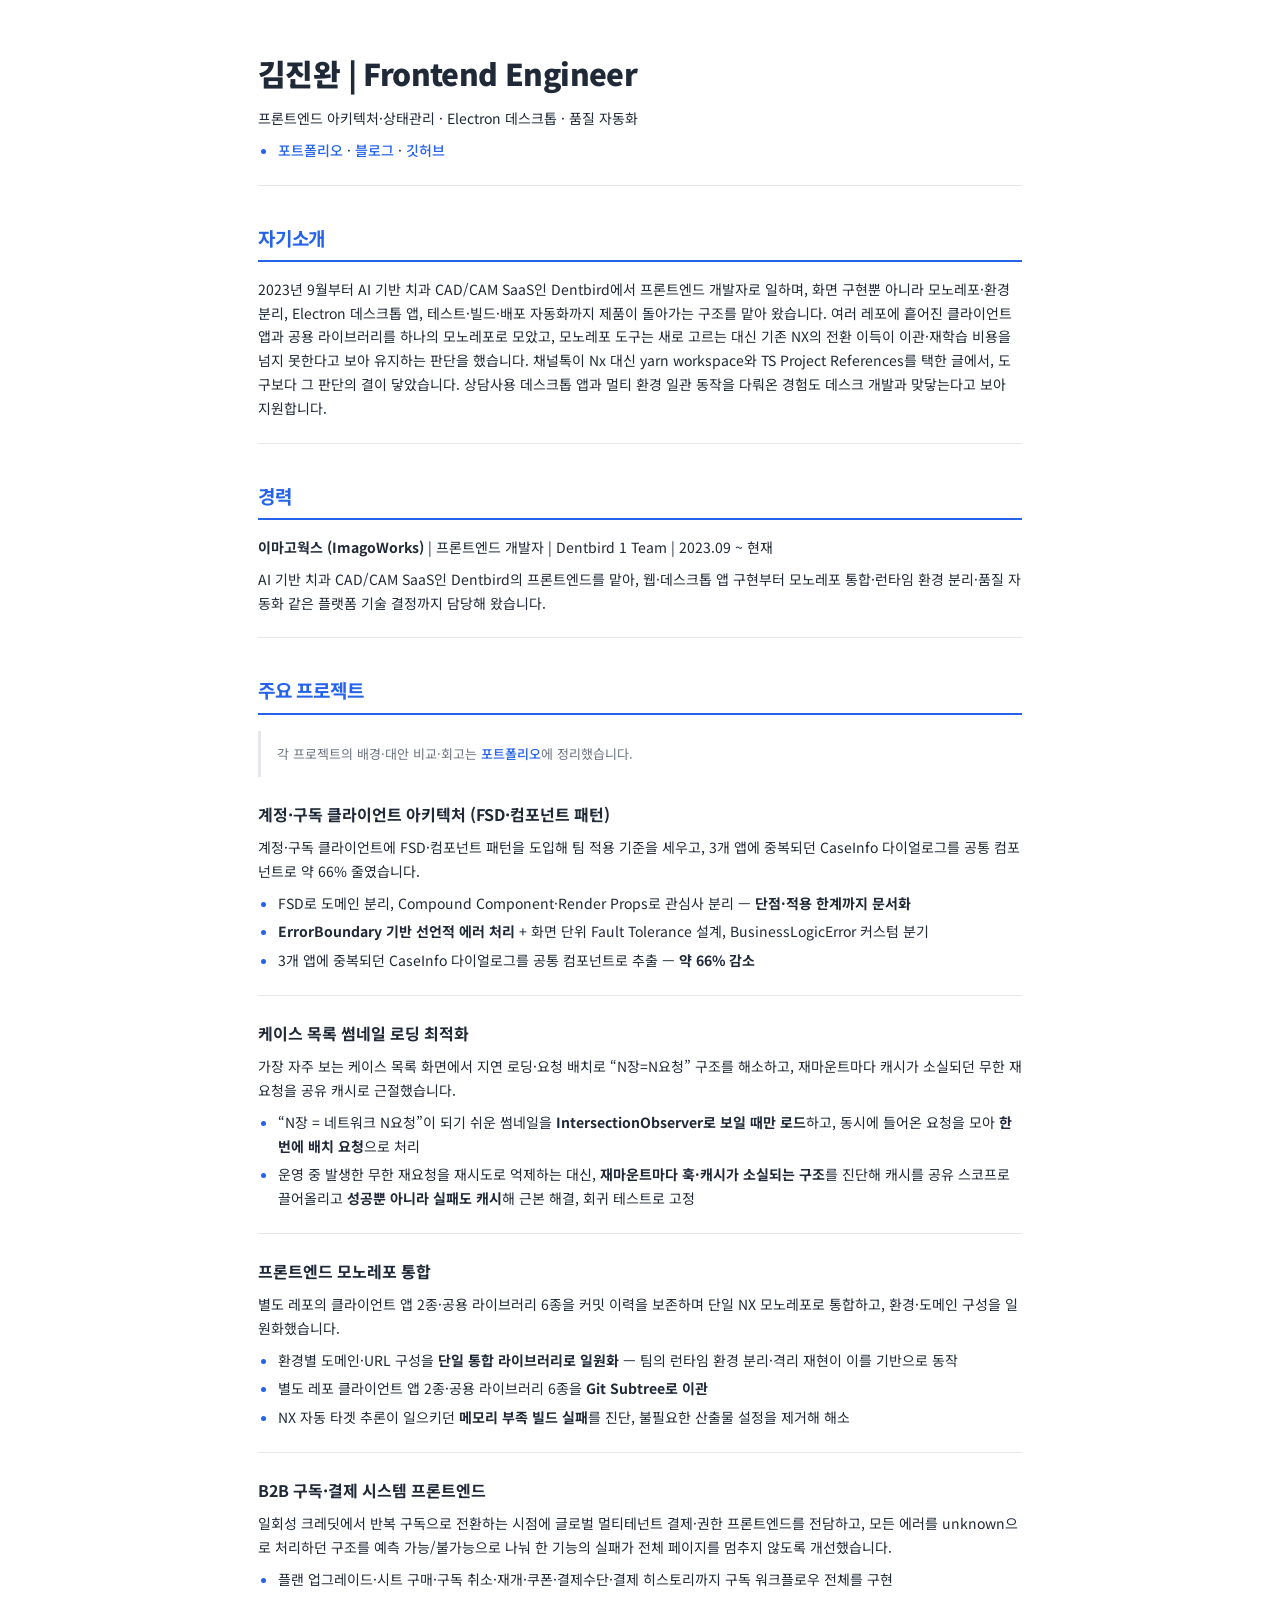
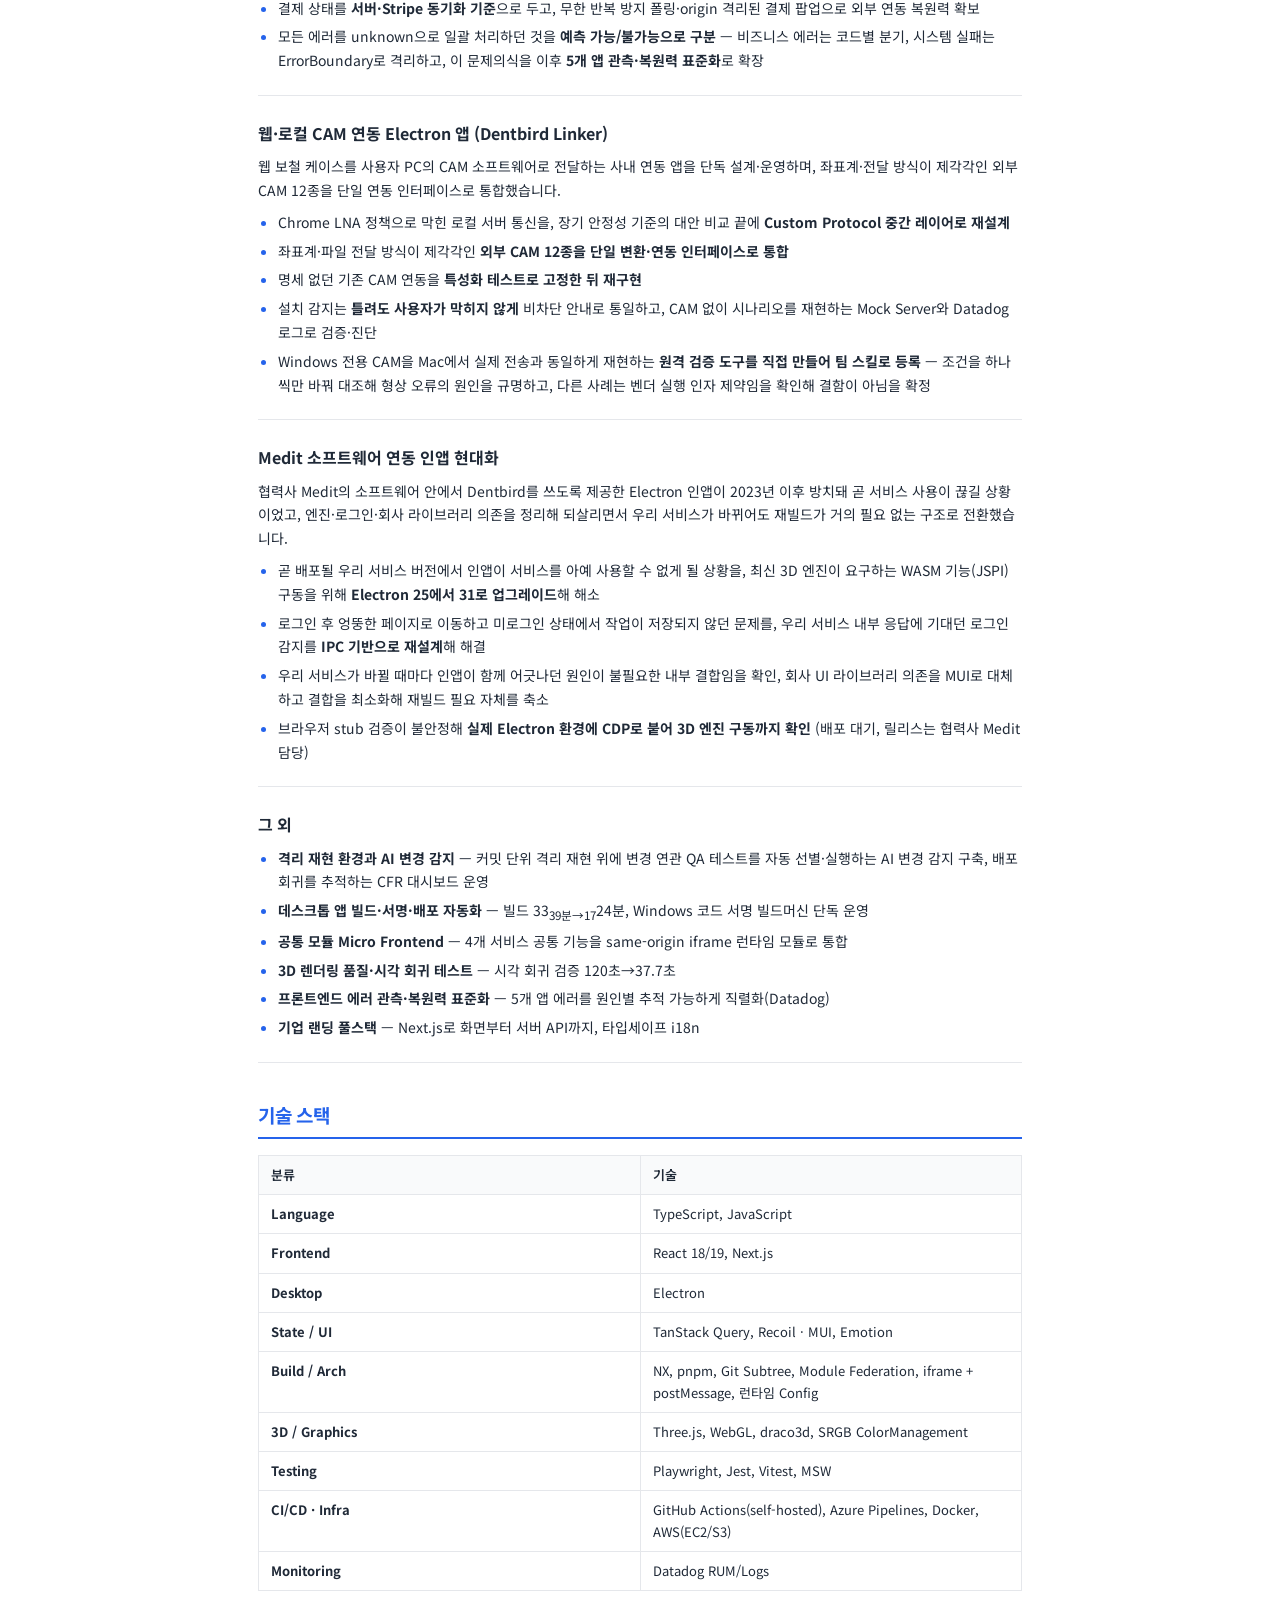
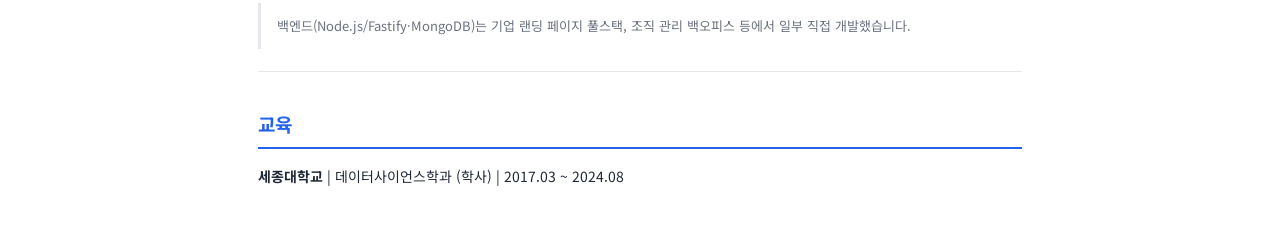
<file: applications/채널톡/resume.html>
<!DOCTYPE html>
<html xmlns="http://www.w3.org/1999/xhtml" lang="ko" xml:lang="ko">
<head>
  <meta charset="utf-8" />
  <meta name="generator" content="pandoc" />
  <meta name="viewport" content="width=device-width, initial-scale=1.0, user-scalable=yes" />
  <title>김진완 이력서 | 채널톡</title>
  <style>
    /* Default styles provided by pandoc.
    ** See https://pandoc.org/MANUAL.html#variables-for-html for config info.
    */
    code{white-space: pre-wrap;}
    span.smallcaps{font-variant: small-caps;}
    div.columns{display: flex; gap: min(4vw, 1.5em);}
    div.column{flex: auto; overflow-x: auto;}
    div.hanging-indent{margin-left: 1.5em; text-indent: -1.5em;}
    /* The extra [class] is a hack that increases specificity enough to
       override a similar rule in reveal.js */
    ul.task-list[class]{list-style: none;}
    ul.task-list li input[type="checkbox"] {
      font-size: inherit;
      width: 0.8em;
      margin: 0 0.8em 0.2em -1.6em;
      vertical-align: middle;
    }
    .display.math{display: block; text-align: center; margin: 0.5rem auto;}
  </style>
  <link rel="stylesheet" href="resume-style.css" />
</head>
<body>
<section id="김진완-frontend-engineer" class="level1">
<h1>김진완 | Frontend Engineer</h1>
<p>프론트엔드 아키텍처·상태관리 · Electron 데스크톱 · 품질 자동화</p>
<ul>
<li><a href="portfolio.html">포트폴리오</a> · <a
href="https://velog.io/@crowwan">블로그</a> · <a
href="https://github.com/crowwan">깃허브</a></li>
</ul>
<hr />
<section id="자기소개" class="level2">
<h2>자기소개</h2>
<p>2023년 9월부터 AI 기반 치과 CAD/CAM SaaS인 Dentbird에서 프론트엔드
개발자로 일하며, 화면 구현뿐 아니라 모노레포·환경 분리, Electron
데스크톱 앱, 테스트·빌드·배포 자동화까지 제품이 돌아가는 구조를 맡아
왔습니다. 여러 레포에 흩어진 클라이언트 앱과 공용 라이브러리를 하나의
모노레포로 모았고, 모노레포 도구는 새로 고르는 대신 기존 NX의 전환
이득이 이관·재학습 비용을 넘지 못한다고 보아 유지하는 판단을 했습니다.
채널톡이 Nx 대신 yarn workspace와 TS Project References를 택한 글에서,
도구보다 그 판단의 결이 닿았습니다. 상담사용 데스크톱 앱과 멀티 환경
일관 동작을 다뤄온 경험도 데스크 개발과 맞닿는다고 보아 지원합니다.</p>
<hr />
</section>
<section id="경력" class="level2">
<h2>경력</h2>
<p><strong>이마고웍스 (ImagoWorks)</strong> | 프론트엔드 개발자 |
Dentbird 1 Team | 2023.09 ~ 현재</p>
<p>AI 기반 치과 CAD/CAM SaaS인 Dentbird의 프론트엔드를 맡아, 웹·데스크톱
앱 구현부터 모노레포 통합·런타임 환경 분리·품질 자동화 같은 플랫폼 기술
결정까지 담당해 왔습니다.</p>
<hr />
</section>
<section id="주요-프로젝트" class="level2">
<h2>주요 프로젝트</h2>
<blockquote>
<p>각 프로젝트의 배경·대안 비교·회고는 <a
href="portfolio.html">포트폴리오</a>에 정리했습니다.</p>
</blockquote>
<section id="계정구독-클라이언트-아키텍처-fsd컴포넌트-패턴"
class="level3">
<h3>계정·구독 클라이언트 아키텍처 (FSD·컴포넌트 패턴)</h3>
<p>계정·구독 클라이언트에 FSD·컴포넌트 패턴을 도입해 팀 적용 기준을
세우고, 3개 앱에 중복되던 CaseInfo 다이얼로그를 공통 컴포넌트로 약 66%
줄였습니다.</p>
<ul>
<li>FSD로 도메인 분리, Compound Component·Render Props로 관심사 분리 —
<strong>단점·적용 한계까지 문서화</strong></li>
<li><strong>ErrorBoundary 기반 선언적 에러 처리</strong> + 화면 단위
Fault Tolerance 설계, BusinessLogicError 커스텀 분기</li>
<li>3개 앱에 중복되던 CaseInfo 다이얼로그를 공통 컴포넌트로 추출 —
<strong>약 66% 감소</strong></li>
</ul>
<hr />
</section>
<section id="케이스-목록-썸네일-로딩-최적화" class="level3">
<h3>케이스 목록 썸네일 로딩 최적화</h3>
<p>가장 자주 보는 케이스 목록 화면에서 지연 로딩·요청 배치로 “N장=N요청”
구조를 해소하고, 재마운트마다 캐시가 소실되던 무한 재요청을 공유 캐시로
근절했습니다.</p>
<ul>
<li>“N장 = 네트워크 N요청”이 되기 쉬운 썸네일을
<strong>IntersectionObserver로 보일 때만 로드</strong>하고, 동시에
들어온 요청을 모아 <strong>한 번에 배치 요청</strong>으로 처리</li>
<li>운영 중 발생한 무한 재요청을 재시도로 억제하는 대신,
<strong>재마운트마다 훅·캐시가 소실되는 구조</strong>를 진단해 캐시를
공유 스코프로 끌어올리고 <strong>성공뿐 아니라 실패도 캐시</strong>해
근본 해결, 회귀 테스트로 고정</li>
</ul>
<hr />
</section>
<section id="프론트엔드-모노레포-통합" class="level3">
<h3>프론트엔드 모노레포 통합</h3>
<p>별도 레포의 클라이언트 앱 2종·공용 라이브러리 6종을 커밋 이력을
보존하며 단일 NX 모노레포로 통합하고, 환경·도메인 구성을
일원화했습니다.</p>
<ul>
<li>환경별 도메인·URL 구성을 <strong>단일 통합 라이브러리로
일원화</strong> — 팀의 런타임 환경 분리·격리 재현이 이를 기반으로
동작</li>
<li>별도 레포 클라이언트 앱 2종·공용 라이브러리 6종을 <strong>Git
Subtree로 이관</strong></li>
<li>NX 자동 타겟 추론이 일으키던 <strong>메모리 부족 빌드
실패</strong>를 진단, 불필요한 산출물 설정을 제거해 해소</li>
</ul>
<hr />
</section>
<section id="b2b-구독결제-시스템-프론트엔드" class="level3">
<h3>B2B 구독·결제 시스템 프론트엔드</h3>
<p>일회성 크레딧에서 반복 구독으로 전환하는 시점에 글로벌 멀티테넌트
결제·권한 프론트엔드를 전담하고, 모든 에러를 unknown으로 처리하던 구조를
예측 가능/불가능으로 나눠 한 기능의 실패가 전체 페이지를 멈추지 않도록
개선했습니다.</p>
<ul>
<li>플랜 업그레이드·시트 구매·구독 취소·재개·쿠폰·결제수단·결제
히스토리까지 구독 워크플로우 전체를 구현</li>
<li>결제 상태를 <strong>서버·Stripe 동기화 기준</strong>으로 두고, 무한
반복 방지 폴링·origin 격리된 결제 팝업으로 외부 연동 복원력 확보</li>
<li>모든 에러를 unknown으로 일괄 처리하던 것을 <strong>예측
가능/불가능으로 구분</strong> — 비즈니스 에러는 코드별 분기, 시스템
실패는 ErrorBoundary로 격리하고, 이 문제의식을 이후 <strong>5개 앱
관측·복원력 표준화</strong>로 확장</li>
</ul>
<hr />
</section>
<section id="웹로컬-cam-연동-electron-앱-dentbird-linker"
class="level3">
<h3>웹·로컬 CAM 연동 Electron 앱 (Dentbird Linker)</h3>
<p>웹 보철 케이스를 사용자 PC의 CAM 소프트웨어로 전달하는 사내 연동 앱을
단독 설계·운영하며, 좌표계·전달 방식이 제각각인 외부 CAM 12종을 단일
연동 인터페이스로 통합했습니다.</p>
<ul>
<li>Chrome LNA 정책으로 막힌 로컬 서버 통신을, 장기 안정성 기준의 대안
비교 끝에 <strong>Custom Protocol 중간 레이어로 재설계</strong></li>
<li>좌표계·파일 전달 방식이 제각각인 <strong>외부 CAM 12종을 단일
변환·연동 인터페이스로 통합</strong></li>
<li>명세 없던 기존 CAM 연동을 <strong>특성화 테스트로 고정한 뒤
재구현</strong></li>
<li>설치 감지는 <strong>틀려도 사용자가 막히지 않게</strong> 비차단
안내로 통일하고, CAM 없이 시나리오를 재현하는 Mock Server와 Datadog
로그로 검증·진단</li>
<li>Windows 전용 CAM을 Mac에서 실제 전송과 동일하게 재현하는
<strong>원격 검증 도구를 직접 만들어 팀 스킬로 등록</strong> — 조건을
하나씩만 바꿔 대조해 형상 오류의 원인을 규명하고, 다른 사례는 벤더 실행
인자 제약임을 확인해 결함이 아님을 확정</li>
</ul>
<hr />
</section>
<section id="medit-소프트웨어-연동-인앱-현대화" class="level3">
<h3>Medit 소프트웨어 연동 인앱 현대화</h3>
<p>협력사 Medit의 소프트웨어 안에서 Dentbird를 쓰도록 제공한 Electron
인앱이 2023년 이후 방치돼 곧 서비스 사용이 끊길 상황이었고,
엔진·로그인·회사 라이브러리 의존을 정리해 되살리면서 우리 서비스가
바뀌어도 재빌드가 거의 필요 없는 구조로 전환했습니다.</p>
<ul>
<li>곧 배포될 우리 서비스 버전에서 인앱이 서비스를 아예 사용할 수 없게
될 상황을, 최신 3D 엔진이 요구하는 WASM 기능(JSPI) 구동을 위해
<strong>Electron 25에서 31로 업그레이드</strong>해 해소</li>
<li>로그인 후 엉뚱한 페이지로 이동하고 미로그인 상태에서 작업이 저장되지
않던 문제를, 우리 서비스 내부 응답에 기대던 로그인 감지를 <strong>IPC
기반으로 재설계</strong>해 해결</li>
<li>우리 서비스가 바뀔 때마다 인앱이 함께 어긋나던 원인이 불필요한 내부
결합임을 확인, 회사 UI 라이브러리 의존을 MUI로 대체하고 결합을 최소화해
재빌드 필요 자체를 축소</li>
<li>브라우저 stub 검증이 불안정해 <strong>실제 Electron 환경에 CDP로
붙어 3D 엔진 구동까지 확인</strong> (배포 대기, 릴리스는 협력사 Medit
담당)</li>
</ul>
<hr />
</section>
<section id="그-외" class="level3">
<h3>그 외</h3>
<ul>
<li><strong>격리 재현 환경과 AI 변경 감지</strong> — 커밋 단위 격리 재현
위에 변경 연관 QA 테스트를 자동 선별·실행하는 AI 변경 감지 구축, 배포
회귀를 추적하는 CFR 대시보드 운영</li>
<li><strong>데스크톱 앱 빌드·서명·배포 자동화</strong> — 빌드
33<sub>39분→17</sub>24분, Windows 코드 서명 빌드머신 단독 운영</li>
<li><strong>공통 모듈 Micro Frontend</strong> — 4개 서비스 공통 기능을
same-origin iframe 런타임 모듈로 통합</li>
<li><strong>3D 렌더링 품질·시각 회귀 테스트</strong> — 시각 회귀 검증
120초→37.7초</li>
<li><strong>프론트엔드 에러 관측·복원력 표준화</strong> — 5개 앱 에러를
원인별 추적 가능하게 직렬화(Datadog)</li>
<li><strong>기업 랜딩 풀스택</strong> — Next.js로 화면부터 서버 API까지,
타입세이프 i18n</li>
</ul>
<hr />
</section>
</section>
<section id="기술-스택" class="level2">
<h2>기술 스택</h2>
<table>
<colgroup>
<col style="width: 50%" />
<col style="width: 50%" />
</colgroup>
<thead>
<tr>
<th>분류</th>
<th>기술</th>
</tr>
</thead>
<tbody>
<tr>
<td><strong>Language</strong></td>
<td>TypeScript, JavaScript</td>
</tr>
<tr>
<td><strong>Frontend</strong></td>
<td>React 18/19, Next.js</td>
</tr>
<tr>
<td><strong>Desktop</strong></td>
<td>Electron</td>
</tr>
<tr>
<td><strong>State / UI</strong></td>
<td>TanStack Query, Recoil · MUI, Emotion</td>
</tr>
<tr>
<td><strong>Build / Arch</strong></td>
<td>NX, pnpm, Git Subtree, Module Federation, iframe + postMessage,
런타임 Config</td>
</tr>
<tr>
<td><strong>3D / Graphics</strong></td>
<td>Three.js, WebGL, draco3d, SRGB ColorManagement</td>
</tr>
<tr>
<td><strong>Testing</strong></td>
<td>Playwright, Jest, Vitest, MSW</td>
</tr>
<tr>
<td><strong>CI/CD · Infra</strong></td>
<td>GitHub Actions(self-hosted), Azure Pipelines, Docker,
AWS(EC2/S3)</td>
</tr>
<tr>
<td><strong>Monitoring</strong></td>
<td>Datadog RUM/Logs</td>
</tr>
</tbody>
</table>
<blockquote>
<p>백엔드(Node.js/Fastify·MongoDB)는 기업 랜딩 페이지 풀스택, 조직 관리
백오피스 등에서 일부 직접 개발했습니다.</p>
</blockquote>
<hr />
</section>
<section id="교육" class="level2">
<h2>교육</h2>
<p><strong>세종대학교</strong> | 데이터사이언스학과 (학사) | 2017.03 ~
2024.08</p>
</section>
</section>
</body>
</html>
</file>
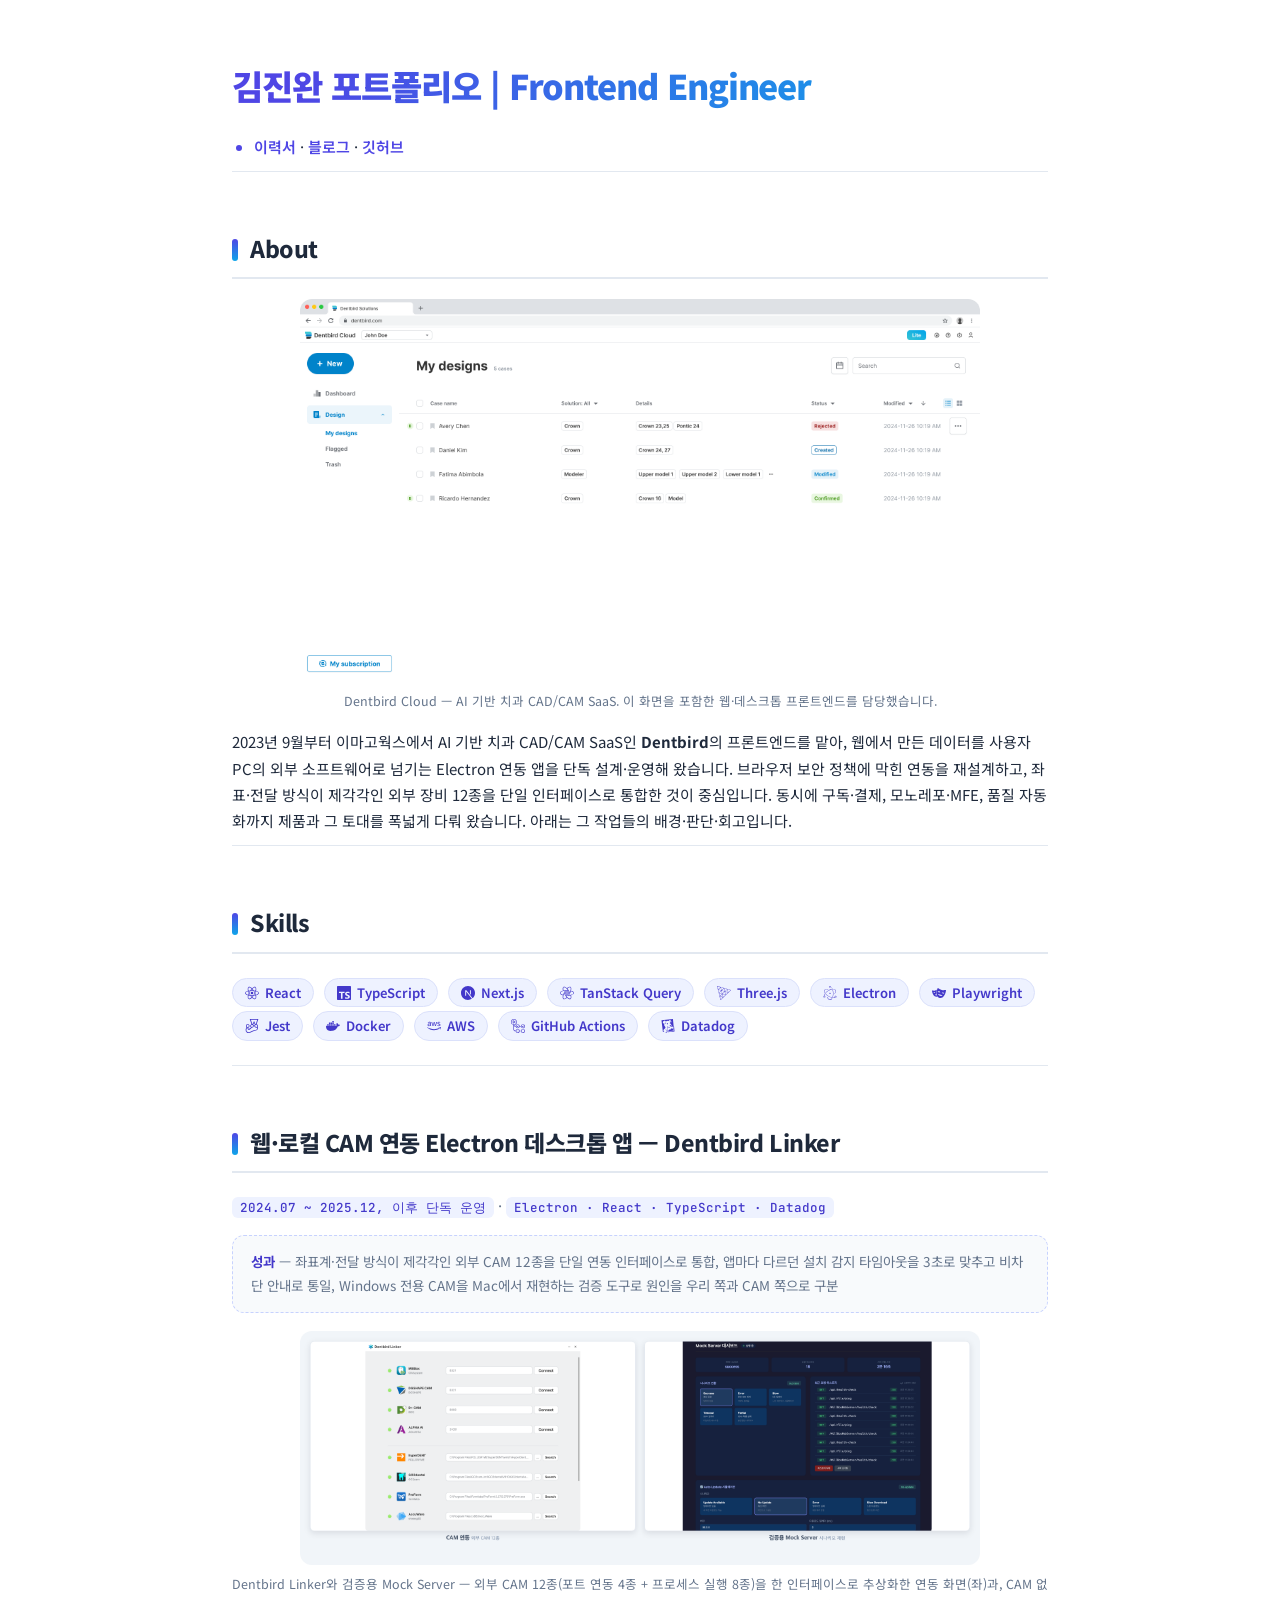
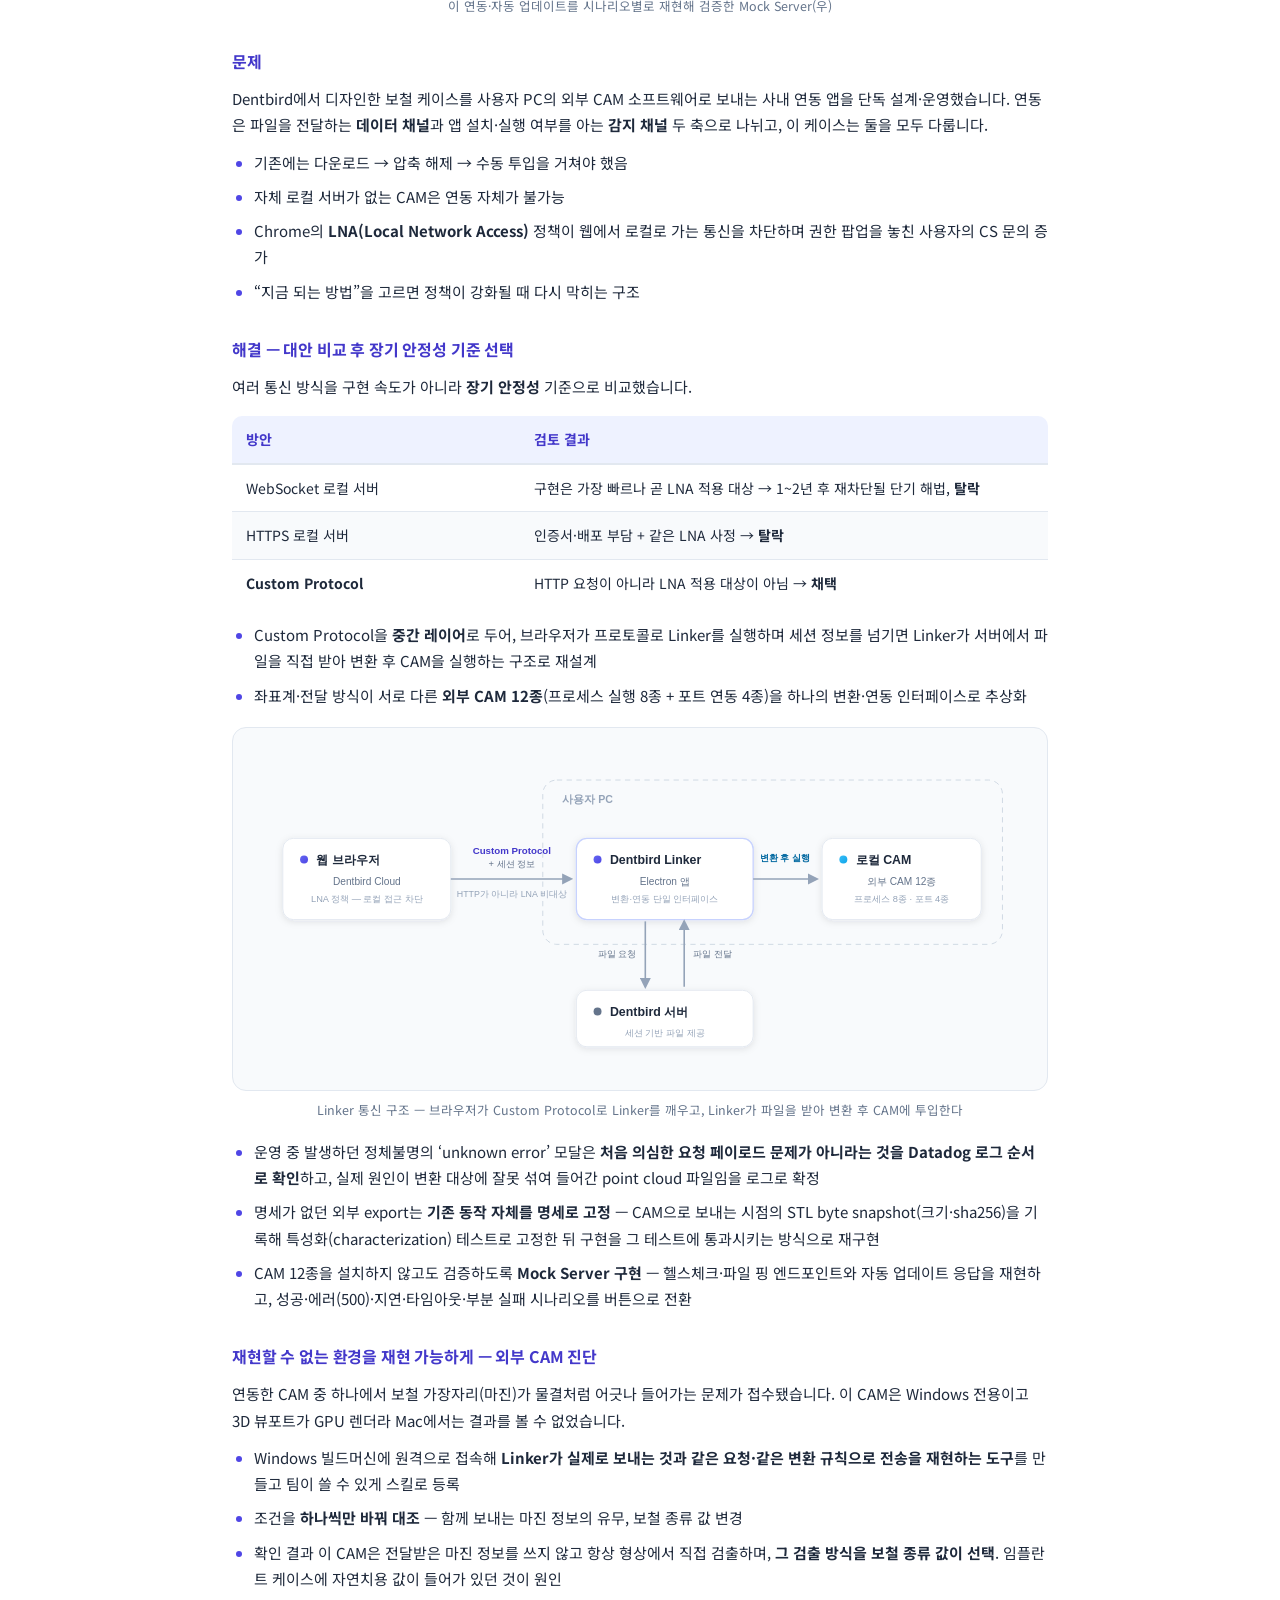
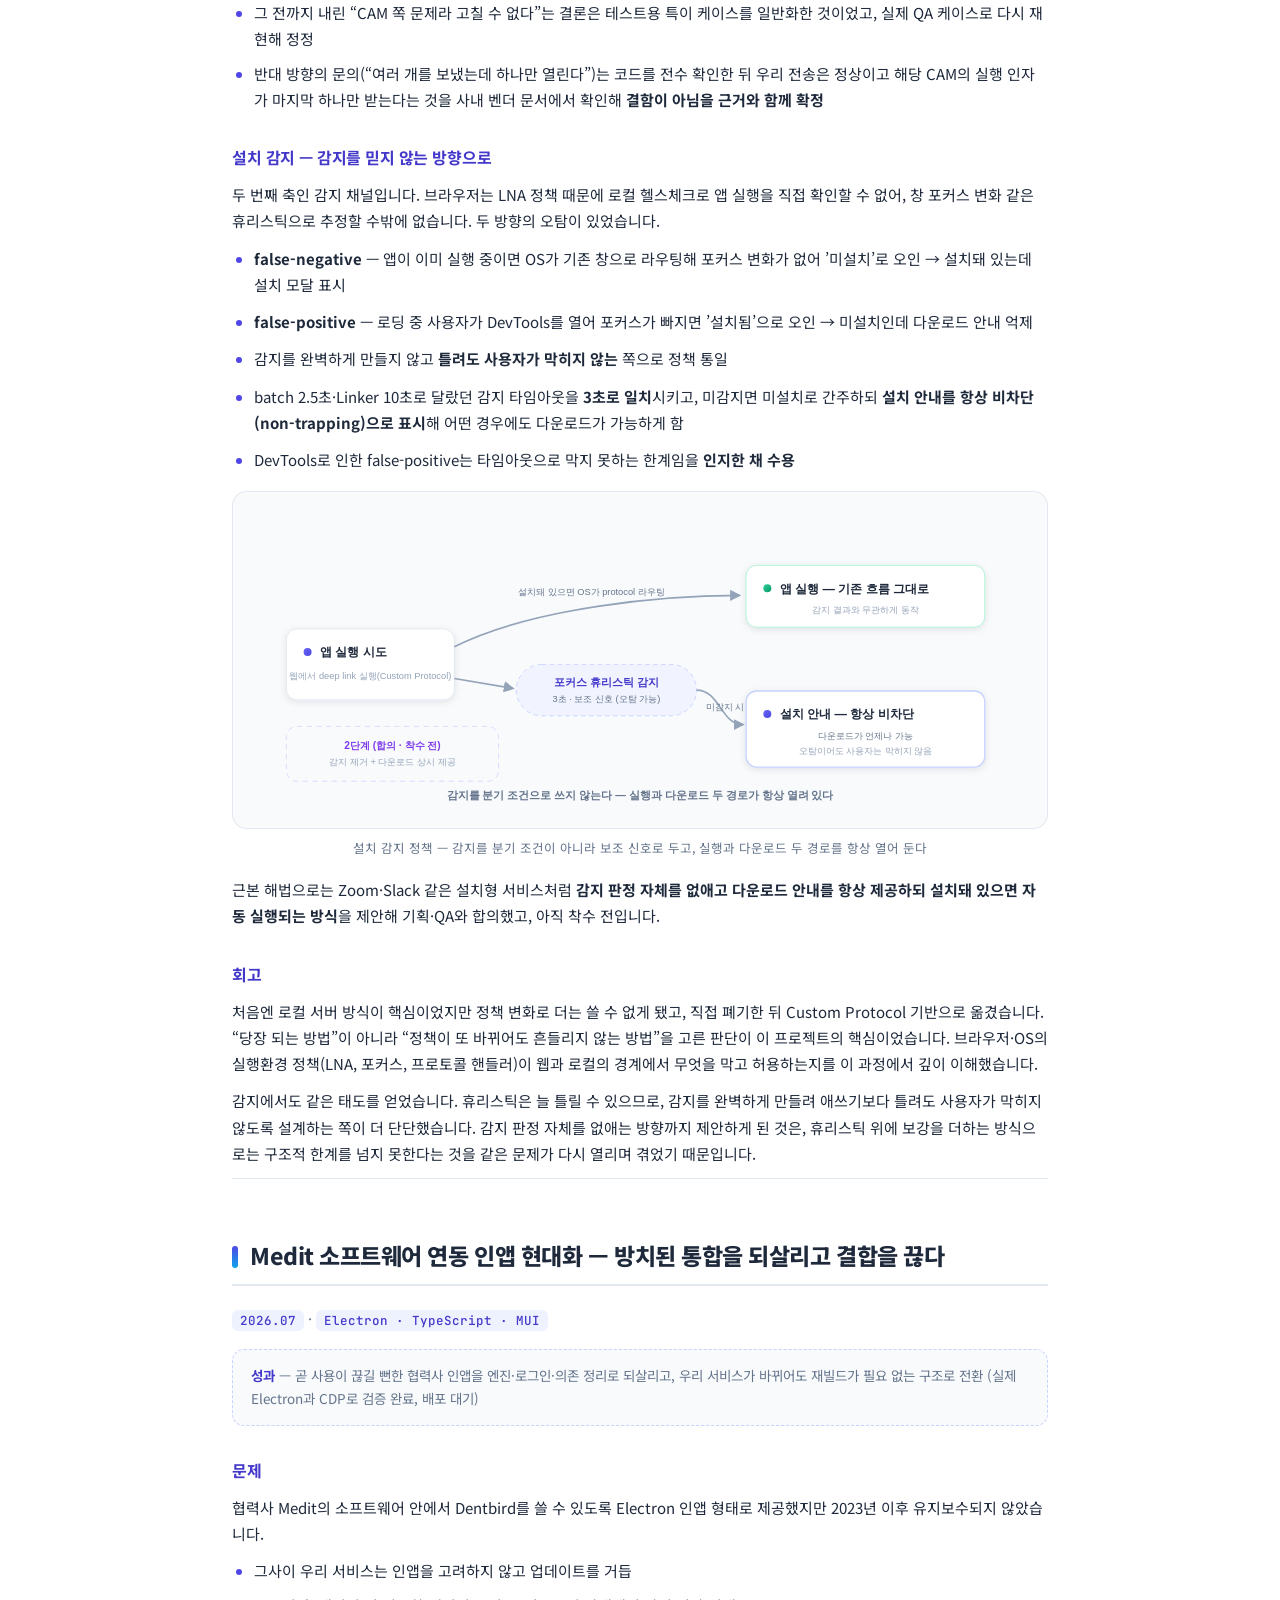
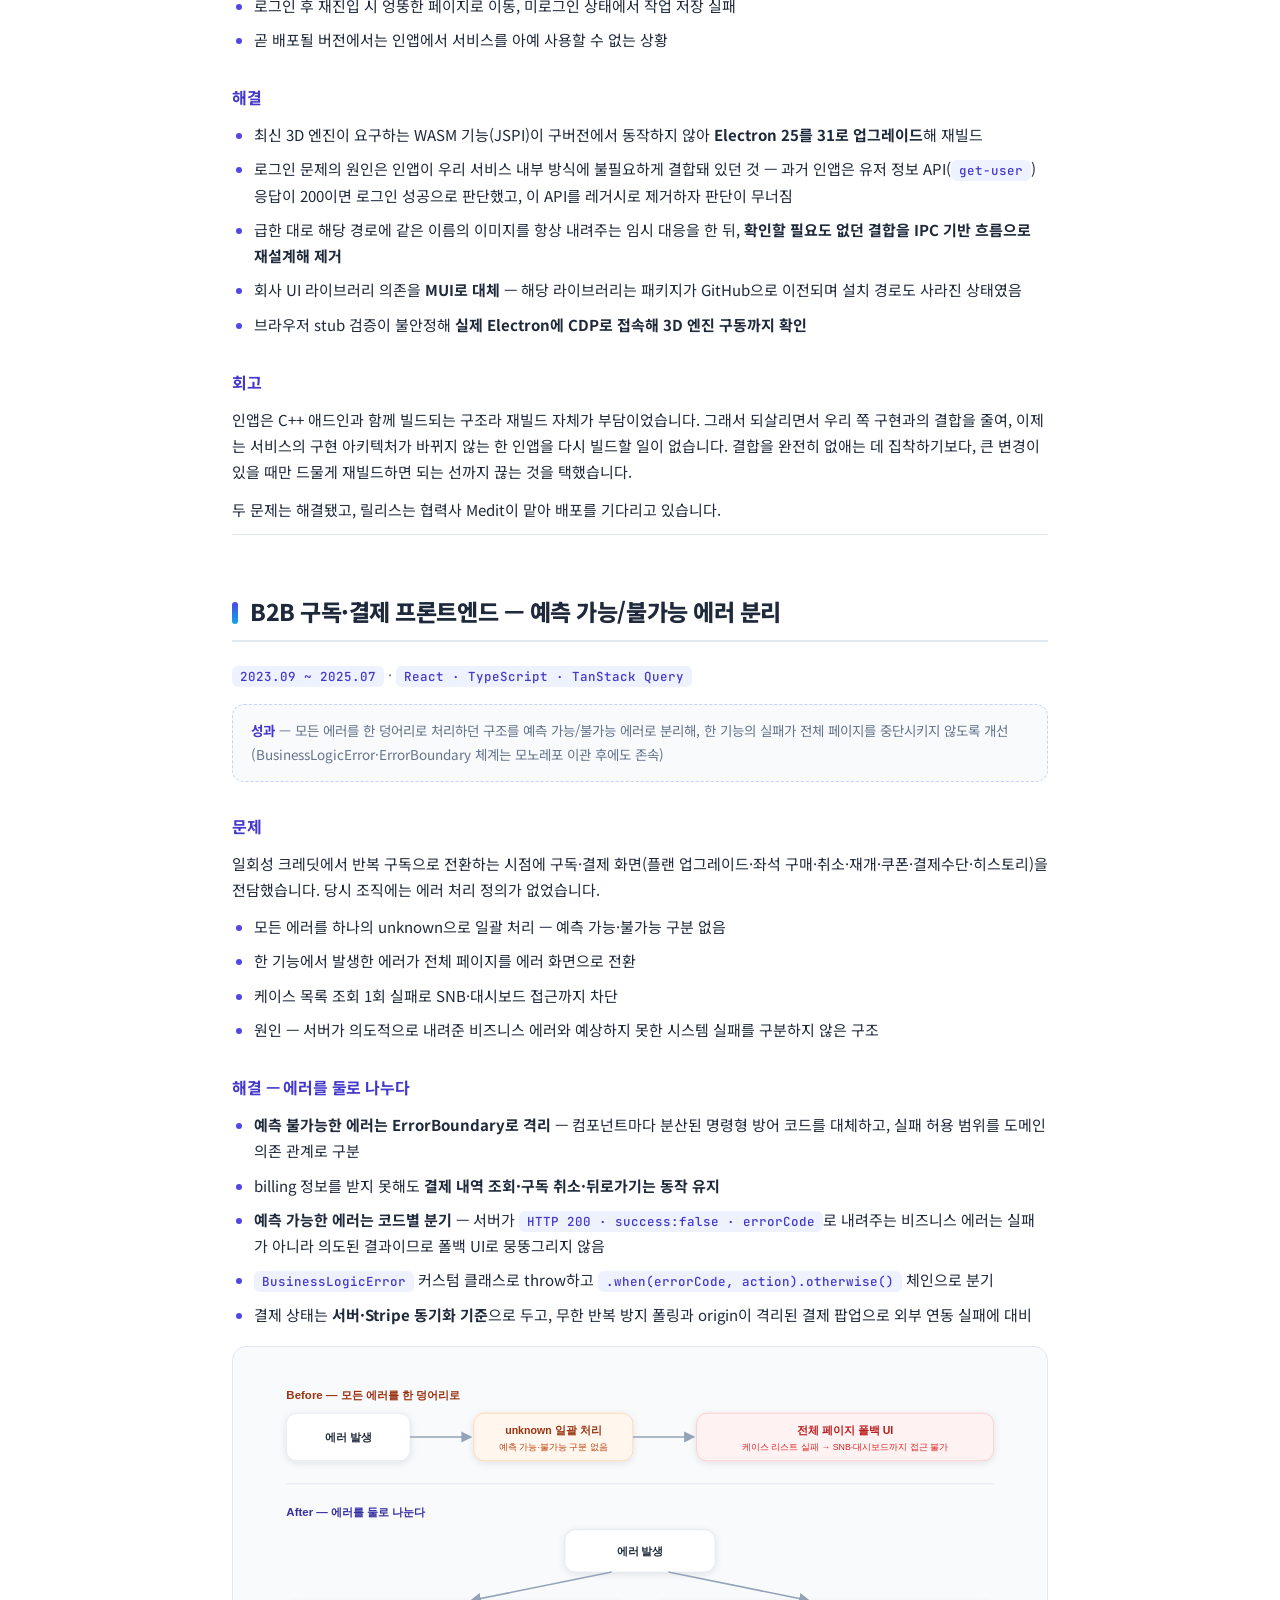
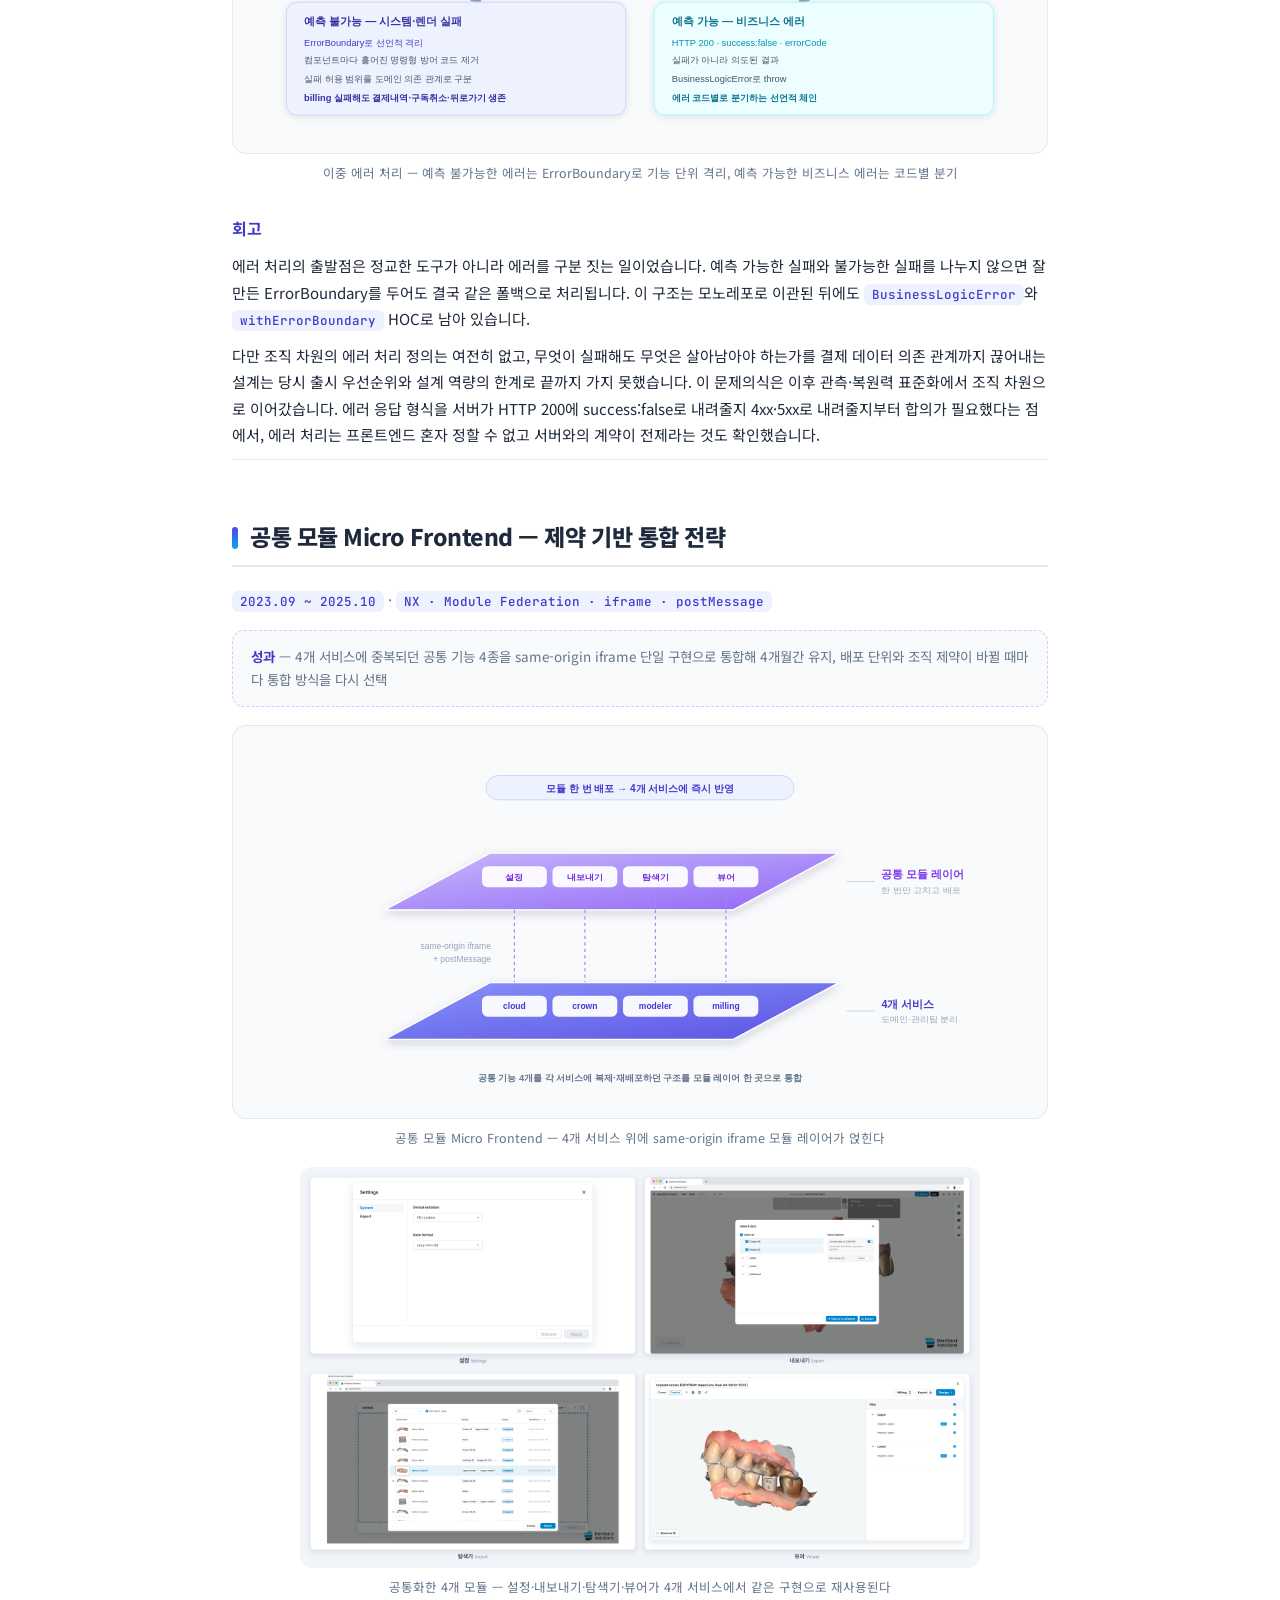
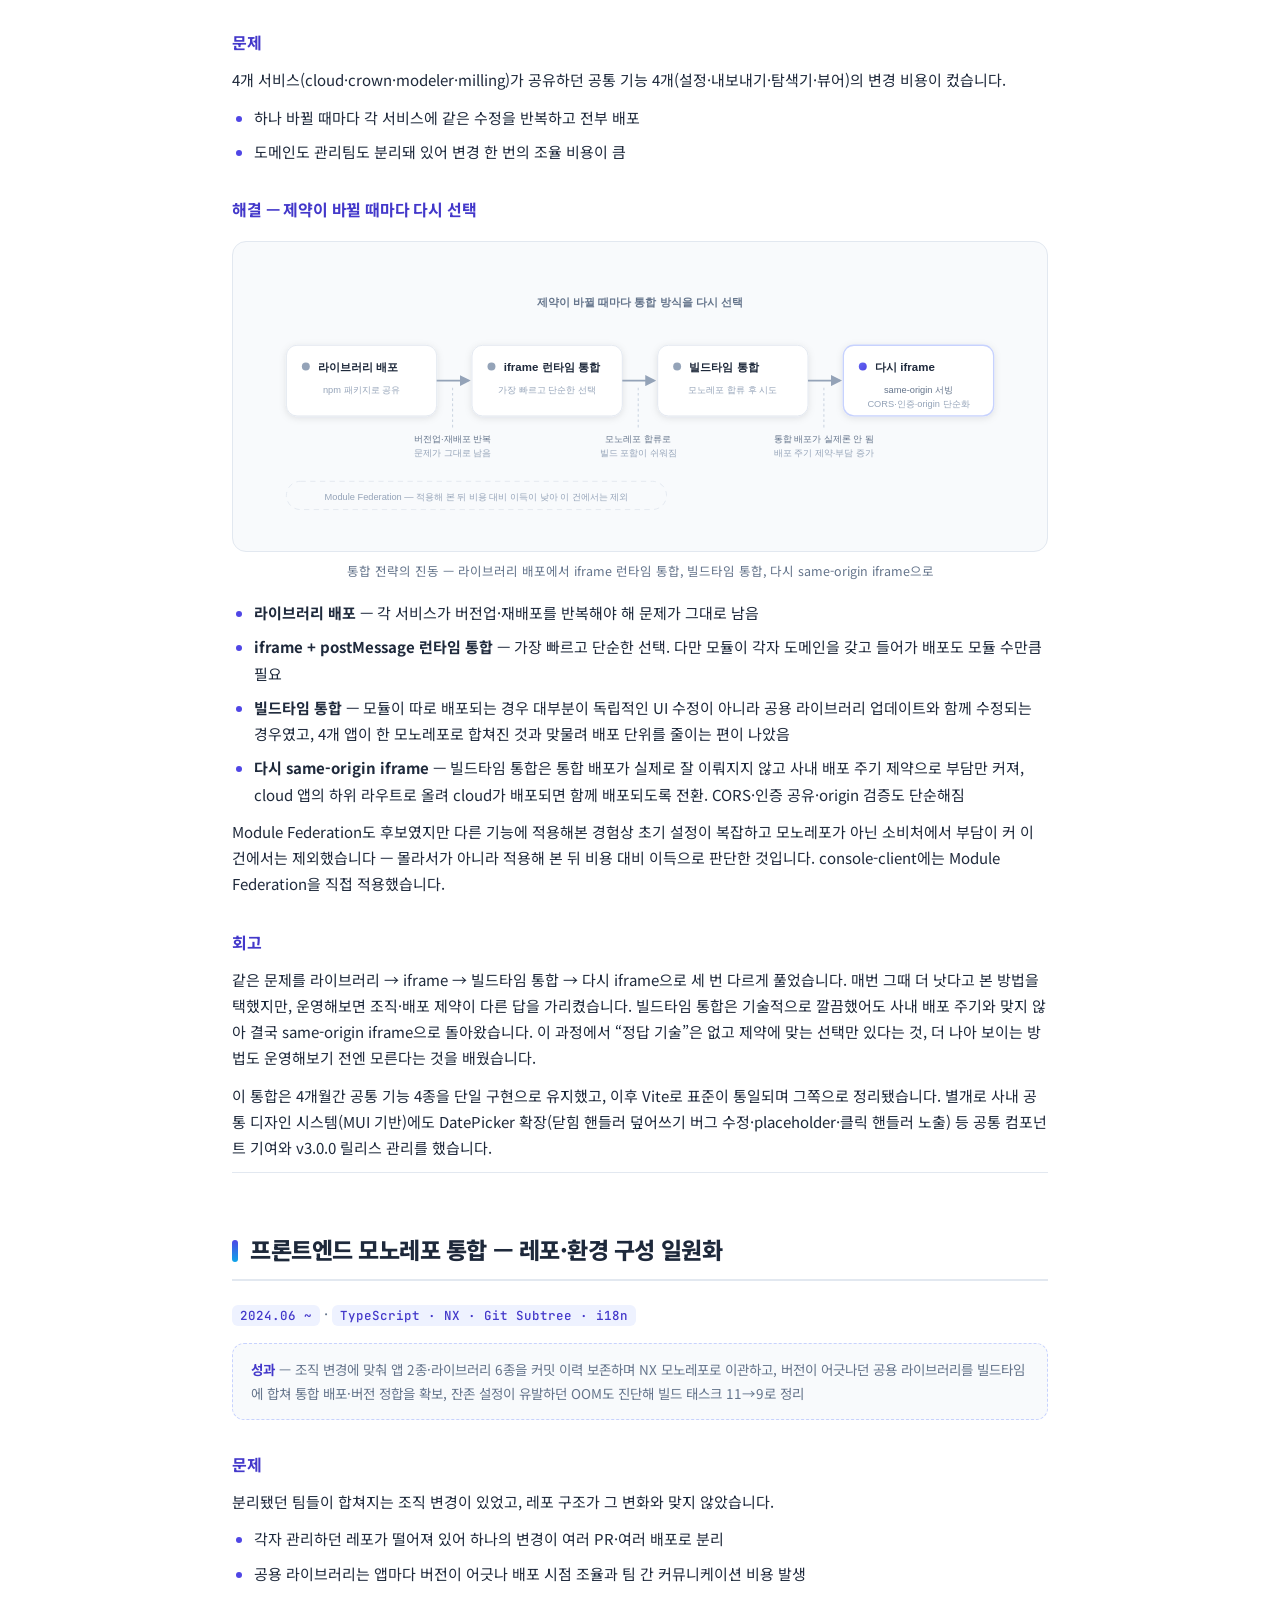
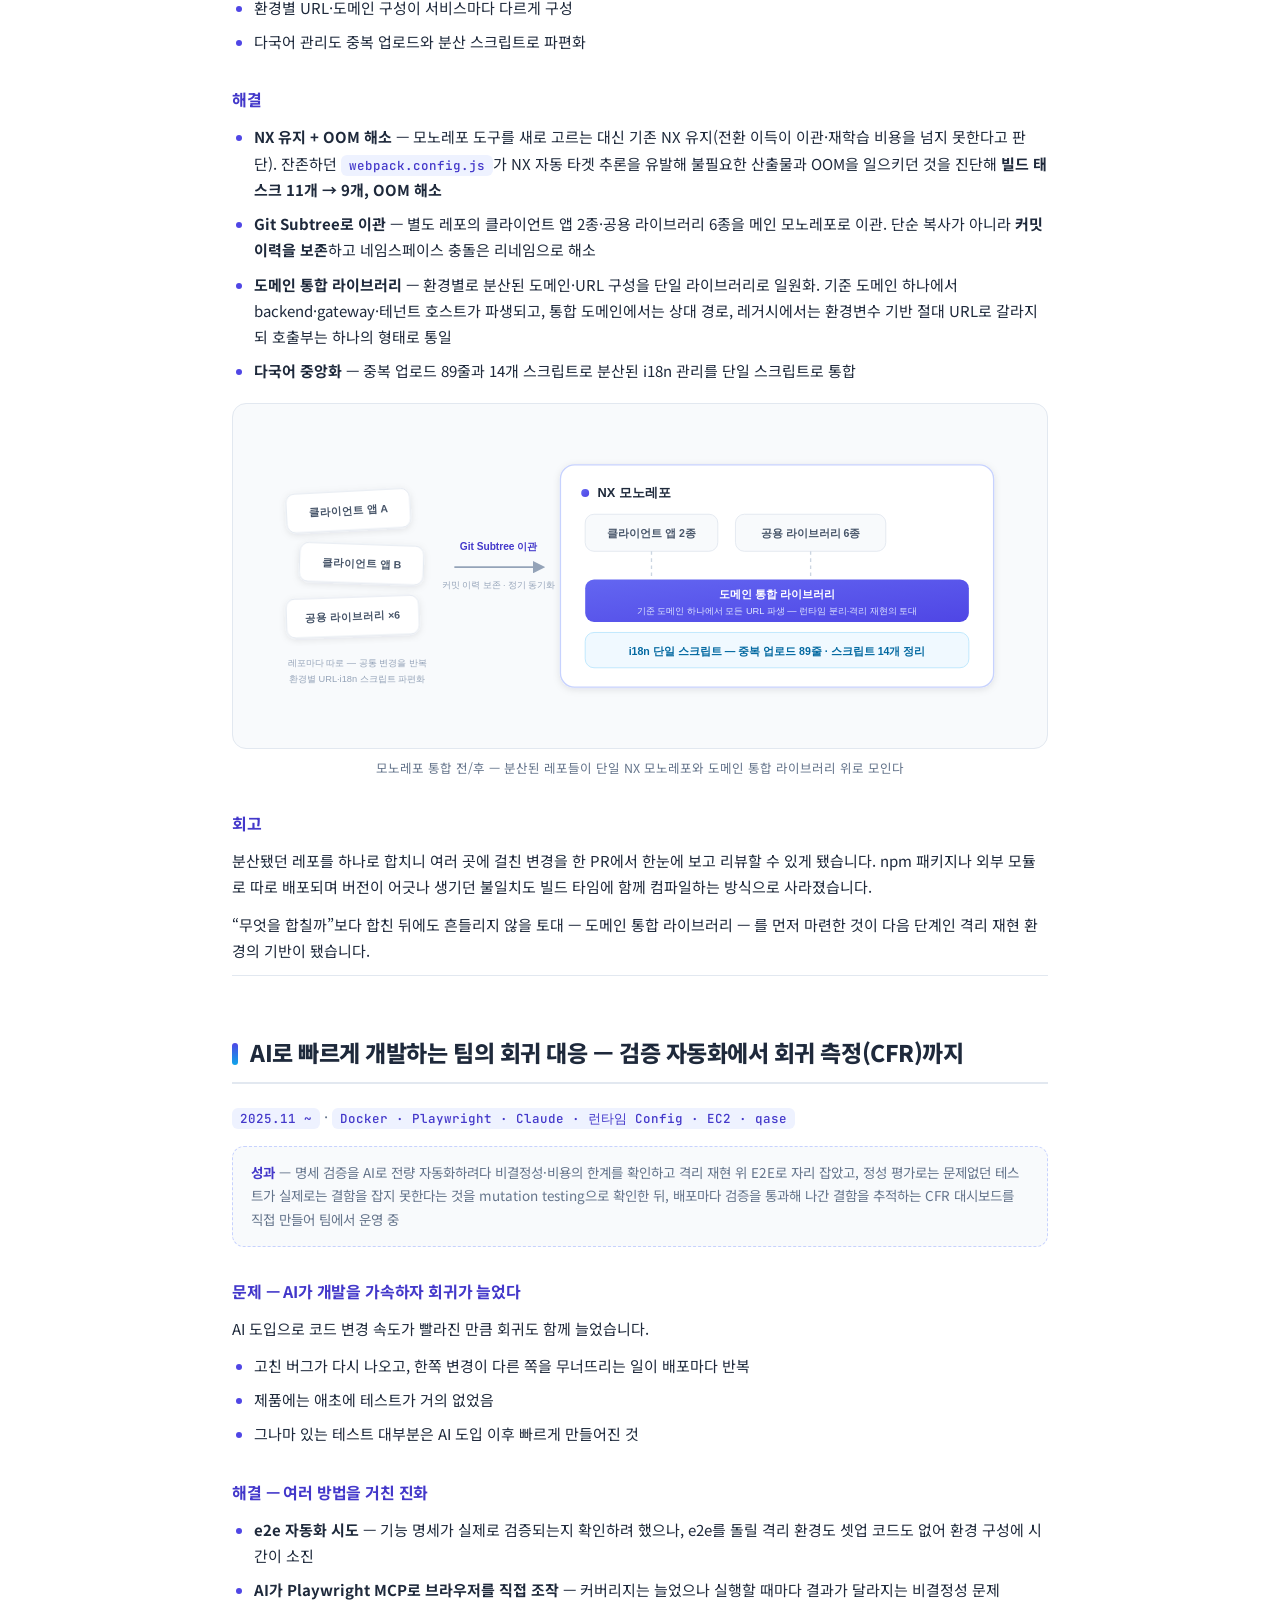
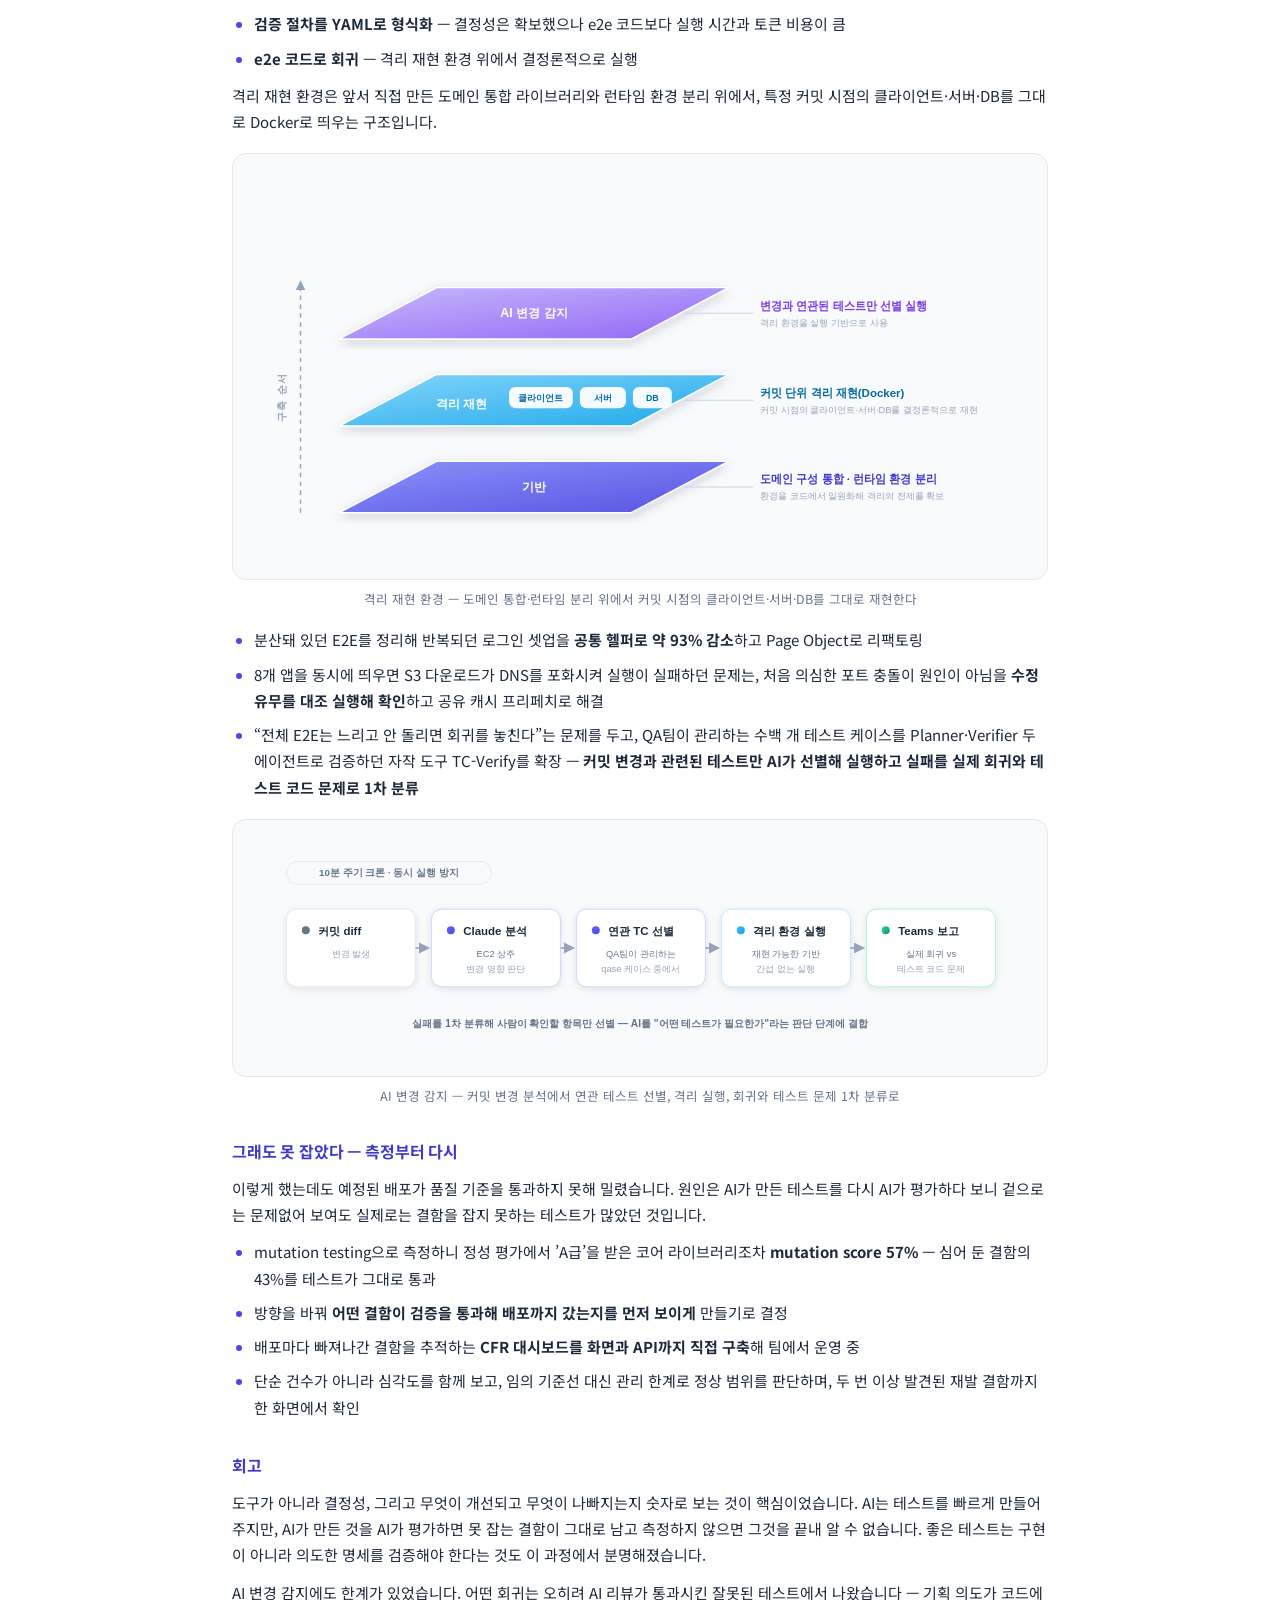
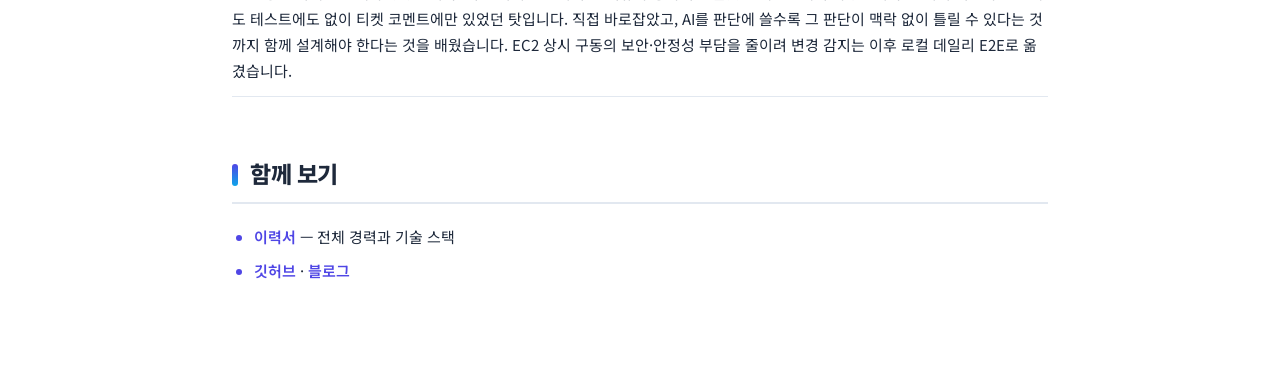
<file: applications/토스플레이스/portfolio.html>
<!DOCTYPE html>
<html xmlns="http://www.w3.org/1999/xhtml" lang="ko" xml:lang="ko">
<head>
  <meta charset="utf-8" />
  <meta name="generator" content="pandoc" />
  <meta name="viewport" content="width=device-width, initial-scale=1.0, user-scalable=yes" />
  <title>김진완 포트폴리오 | 토스플레이스</title>
  <style>
    /* Default styles provided by pandoc.
    ** See https://pandoc.org/MANUAL.html#variables-for-html for config info.
    */
    code{white-space: pre-wrap;}
    span.smallcaps{font-variant: small-caps;}
    div.columns{display: flex; gap: min(4vw, 1.5em);}
    div.column{flex: auto; overflow-x: auto;}
    div.hanging-indent{margin-left: 1.5em; text-indent: -1.5em;}
    /* The extra [class] is a hack that increases specificity enough to
       override a similar rule in reveal.js */
    ul.task-list[class]{list-style: none;}
    ul.task-list li input[type="checkbox"] {
      font-size: inherit;
      width: 0.8em;
      margin: 0 0.8em 0.2em -1.6em;
      vertical-align: middle;
    }
    .display.math{display: block; text-align: center; margin: 0.5rem auto;}
  </style>
  <link rel="stylesheet" href="portfolio-style.css" />
</head>
<body>
<!-- 토스플레이스 Frontend Engineer 지원용 포트폴리오 -->
<!-- 마스터 portfolio.md에서 5개 선별·재배치 (Linker 하드웨어 연동 톱) -->
<section id="김진완-포트폴리오-frontend-engineer" class="level1">
<h1>김진완 포트폴리오 | Frontend Engineer</h1>
<ul>
<li><a href="resume.html">이력서</a> · <a
href="https://crowwan.github.io/">블로그</a> · <a
href="https://github.com/crowwan">깃허브</a></li>
</ul>
<hr />
<section id="about" class="level2">
<h2>About</h2>
<figure>
<img src="../../images/portfolio/screenshots/cloud-case-list.png"
alt="Dentbird Cloud — AI 기반 치과 CAD/CAM SaaS. 이 화면을 포함한 웹·데스크톱 프론트엔드를 담당했습니다." />
<figcaption aria-hidden="true">Dentbird Cloud — AI 기반 치과 CAD/CAM
SaaS. 이 화면을 포함한 웹·데스크톱 프론트엔드를
담당했습니다.</figcaption>
</figure>
<p>2023년 9월부터 이마고웍스에서 AI 기반 치과 CAD/CAM SaaS인
<strong>Dentbird</strong>의 프론트엔드를 맡아, 웹에서 만든 데이터를
사용자 PC의 외부 소프트웨어로 넘기는 Electron 연동 앱을 단독 설계·운영해
왔습니다. 브라우저 보안 정책에 막힌 연동을 재설계하고, 좌표·전달 방식이
제각각인 외부 장비 12종을 단일 인터페이스로 통합한 것이 중심입니다.
동시에 구독·결제, 모노레포·MFE, 품질 자동화까지 제품과 그 토대를 폭넓게
다뤄 왔습니다. 아래는 그 작업들의 배경·판단·회고입니다.</p>
<hr />
</section>
<section id="skills" class="level2">
<h2>Skills</h2>
<p class="skills-chips">
<span
class="chip"><img src="../../images/portfolio/icons/react.svg" alt="">React</span>
<span
class="chip"><img src="../../images/portfolio/icons/typescript.svg" alt="">TypeScript</span>
<span
class="chip"><img src="../../images/portfolio/icons/nextjs.svg" alt="">Next.js</span>
<span
class="chip"><img src="../../images/portfolio/icons/tanstack.svg" alt="">TanStack
Query</span> <span
class="chip"><img src="../../images/portfolio/icons/threejs.svg" alt="">Three.js</span>
<span
class="chip"><img src="../../images/portfolio/icons/electron.svg" alt="">Electron</span>
<span
class="chip"><img src="../../images/portfolio/icons/playwright.svg" alt="">Playwright</span>
<span
class="chip"><img src="../../images/portfolio/icons/jest.svg" alt="">Jest</span>
<span
class="chip"><img src="../../images/portfolio/icons/docker.svg" alt="">Docker</span>
<span
class="chip"><img src="../../images/portfolio/icons/aws.svg" alt="">AWS</span>
<span
class="chip"><img src="../../images/portfolio/icons/ghactions.svg" alt="">GitHub
Actions</span> <span
class="chip"><img src="../../images/portfolio/icons/datadog.svg" alt="">Datadog</span>
</p>
<hr />
</section>
<section id="웹로컬-cam-연동-electron-데스크톱-앱-dentbird-linker"
class="level2">
<h2>웹·로컬 CAM 연동 Electron 데스크톱 앱 — Dentbird Linker</h2>
<p><code>2024.07 ~ 2025.12, 이후 단독 운영</code> ·
<code>Electron · React · TypeScript · Datadog</code></p>
<blockquote>
<p><strong>성과</strong> — 좌표계·전달 방식이 제각각인 외부 CAM 12종을
단일 연동 인터페이스로 통합, 앱마다 다르던 설치 감지 타임아웃을 3초로
맞추고 비차단 안내로 통일, Windows 전용 CAM을 Mac에서 재현하는 검증
도구로 원인을 우리 쪽과 CAM 쪽으로 구분</p>
</blockquote>
<figure>
<img src="../../images/portfolio/screenshots/linker-mockserver.png"
alt="Dentbird Linker와 검증용 Mock Server — 외부 CAM 12종(포트 연동 4종 + 프로세스 실행 8종)을 한 인터페이스로 추상화한 연동 화면(좌)과, CAM 없이 연동·자동 업데이트를 시나리오별로 재현해 검증한 Mock Server(우)" />
<figcaption aria-hidden="true">Dentbird Linker와 검증용 Mock Server —
외부 CAM 12종(포트 연동 4종 + 프로세스 실행 8종)을 한 인터페이스로
추상화한 연동 화면(좌)과, CAM 없이 연동·자동 업데이트를 시나리오별로
재현해 검증한 Mock Server(우)</figcaption>
</figure>
<section id="문제" class="level3">
<h3>문제</h3>
<p>Dentbird에서 디자인한 보철 케이스를 사용자 PC의 외부 CAM 소프트웨어로
보내는 사내 연동 앱을 단독 설계·운영했습니다. 연동은 파일을 전달하는
<strong>데이터 채널</strong>과 앱 설치·실행 여부를 아는 <strong>감지
채널</strong> 두 축으로 나뉘고, 이 케이스는 둘을 모두 다룹니다.</p>
<ul>
<li>기존에는 다운로드 → 압축 해제 → 수동 투입을 거쳐야 했음</li>
<li>자체 로컬 서버가 없는 CAM은 연동 자체가 불가능</li>
<li>Chrome의 <strong>LNA(Local Network Access)</strong> 정책이 웹에서
로컬로 가는 통신을 차단하며 권한 팝업을 놓친 사용자의 CS 문의 증가</li>
<li>“지금 되는 방법”을 고르면 정책이 강화될 때 다시 막히는 구조</li>
</ul>
</section>
<section id="해결-대안-비교-후-장기-안정성-기준-선택" class="level3">
<h3>해결 — 대안 비교 후 장기 안정성 기준 선택</h3>
<p>여러 통신 방식을 구현 속도가 아니라 <strong>장기 안정성</strong>
기준으로 비교했습니다.</p>
<table>
<colgroup>
<col style="width: 35%" />
<col style="width: 64%" />
</colgroup>
<thead>
<tr>
<th>방안</th>
<th>검토 결과</th>
</tr>
</thead>
<tbody>
<tr>
<td>WebSocket 로컬 서버</td>
<td>구현은 가장 빠르나 곧 LNA 적용 대상 → 1~2년 후 재차단될 단기 해법,
<strong>탈락</strong></td>
</tr>
<tr>
<td>HTTPS 로컬 서버</td>
<td>인증서·배포 부담 + 같은 LNA 사정 → <strong>탈락</strong></td>
</tr>
<tr>
<td><strong>Custom Protocol</strong></td>
<td>HTTP 요청이 아니라 LNA 적용 대상이 아님 → <strong>채택</strong></td>
</tr>
</tbody>
</table>
<ul>
<li>Custom Protocol을 <strong>중간 레이어</strong>로 두어, 브라우저가
프로토콜로 Linker를 실행하며 세션 정보를 넘기면 Linker가 서버에서 파일을
직접 받아 변환 후 CAM을 실행하는 구조로 재설계</li>
<li>좌표계·전달 방식이 서로 다른 <strong>외부 CAM 12종</strong>(프로세스
실행 8종 + 포트 연동 4종)을 하나의 변환·연동 인터페이스로 추상화</li>
</ul>
<figure>
<img src="../../images/portfolio/diagrams/linker-flow.svg"
class="diagram"
alt="Linker 통신 구조 — 브라우저가 Custom Protocol로 Linker를 깨우고, Linker가 파일을 받아 변환 후 CAM에 투입한다" />
<figcaption aria-hidden="true">Linker 통신 구조 — 브라우저가 Custom
Protocol로 Linker를 깨우고, Linker가 파일을 받아 변환 후 CAM에
투입한다</figcaption>
</figure>
<ul>
<li>운영 중 발생하던 정체불명의 ‘unknown error’ 모달은 <strong>처음
의심한 요청 페이로드 문제가 아니라는 것을 Datadog 로그 순서로
확인</strong>하고, 실제 원인이 변환 대상에 잘못 섞여 들어간 point cloud
파일임을 로그로 확정</li>
<li>명세가 없던 외부 export는 <strong>기존 동작 자체를 명세로
고정</strong> — CAM으로 보내는 시점의 STL byte snapshot(크기·sha256)을
기록해 특성화(characterization) 테스트로 고정한 뒤 구현을 그 테스트에
통과시키는 방식으로 재구현</li>
<li>CAM 12종을 설치하지 않고도 검증하도록 <strong>Mock Server
구현</strong> — 헬스체크·파일 핑 엔드포인트와 자동 업데이트 응답을
재현하고, 성공·에러(500)·지연·타임아웃·부분 실패 시나리오를 버튼으로
전환</li>
</ul>
</section>
<section id="재현할-수-없는-환경을-재현-가능하게-외부-cam-진단"
class="level3">
<h3>재현할 수 없는 환경을 재현 가능하게 — 외부 CAM 진단</h3>
<p>연동한 CAM 중 하나에서 보철 가장자리(마진)가 물결처럼 어긋나 들어가는
문제가 접수됐습니다. 이 CAM은 Windows 전용이고 3D 뷰포트가 GPU 렌더라
Mac에서는 결과를 볼 수 없었습니다.</p>
<ul>
<li>Windows 빌드머신에 원격으로 접속해 <strong>Linker가 실제로 보내는
것과 같은 요청·같은 변환 규칙으로 전송을 재현하는 도구</strong>를 만들고
팀이 쓸 수 있게 스킬로 등록</li>
<li>조건을 <strong>하나씩만 바꿔 대조</strong> — 함께 보내는 마진 정보의
유무, 보철 종류 값 변경</li>
<li>확인 결과 이 CAM은 전달받은 마진 정보를 쓰지 않고 항상 형상에서 직접
검출하며, <strong>그 검출 방식을 보철 종류 값이 선택</strong>. 임플란트
케이스에 자연치용 값이 들어가 있던 것이 원인</li>
<li>그 전까지 내린 “CAM 쪽 문제라 고칠 수 없다”는 결론은 테스트용 특이
케이스를 일반화한 것이었고, 실제 QA 케이스로 다시 재현해 정정</li>
<li>반대 방향의 문의(“여러 개를 보냈는데 하나만 열린다”)는 코드를 전수
확인한 뒤 우리 전송은 정상이고 해당 CAM의 실행 인자가 마지막 하나만
받는다는 것을 사내 벤더 문서에서 확인해 <strong>결함이 아님을 근거와
함께 확정</strong></li>
</ul>
</section>
<section id="설치-감지-감지를-믿지-않는-방향으로" class="level3">
<h3>설치 감지 — 감지를 믿지 않는 방향으로</h3>
<p>두 번째 축인 감지 채널입니다. 브라우저는 LNA 정책 때문에 로컬
헬스체크로 앱 실행을 직접 확인할 수 없어, 창 포커스 변화 같은
휴리스틱으로 추정할 수밖에 없습니다. 두 방향의 오탐이 있었습니다.</p>
<ul>
<li><p><strong>false-negative</strong> — 앱이 이미 실행 중이면 OS가 기존
창으로 라우팅해 포커스 변화가 없어 ’미설치’로 오인 → 설치돼 있는데 설치
모달 표시</p></li>
<li><p><strong>false-positive</strong> — 로딩 중 사용자가 DevTools를
열어 포커스가 빠지면 ’설치됨’으로 오인 → 미설치인데 다운로드 안내
억제</p></li>
<li><p>감지를 완벽하게 만들지 않고 <strong>틀려도 사용자가 막히지
않는</strong> 쪽으로 정책 통일</p></li>
<li><p>batch 2.5초·Linker 10초로 달랐던 감지 타임아웃을 <strong>3초로
일치</strong>시키고, 미감지면 미설치로 간주하되 <strong>설치 안내를 항상
비차단(non-trapping)으로 표시</strong>해 어떤 경우에도 다운로드가
가능하게 함</p></li>
<li><p>DevTools로 인한 false-positive는 타임아웃으로 막지 못하는
한계임을 <strong>인지한 채 수용</strong></p></li>
</ul>
<figure>
<img src="../../images/portfolio/diagrams/deeplink-detect.svg"
class="diagram"
alt="설치 감지 정책 — 감지를 분기 조건이 아니라 보조 신호로 두고, 실행과 다운로드 두 경로를 항상 열어 둔다" />
<figcaption aria-hidden="true">설치 감지 정책 — 감지를 분기 조건이
아니라 보조 신호로 두고, 실행과 다운로드 두 경로를 항상 열어
둔다</figcaption>
</figure>
<p>근본 해법으로는 Zoom·Slack 같은 설치형 서비스처럼 <strong>감지 판정
자체를 없애고 다운로드 안내를 항상 제공하되 설치돼 있으면 자동 실행되는
방식</strong>을 제안해 기획·QA와 합의했고, 아직 착수 전입니다.</p>
</section>
<section id="회고" class="level3">
<h3>회고</h3>
<p>처음엔 로컬 서버 방식이 핵심이었지만 정책 변화로 더는 쓸 수 없게
됐고, 직접 폐기한 뒤 Custom Protocol 기반으로 옮겼습니다. “당장 되는
방법”이 아니라 “정책이 또 바뀌어도 흔들리지 않는 방법”을 고른 판단이 이
프로젝트의 핵심이었습니다. 브라우저·OS의 실행환경 정책(LNA, 포커스,
프로토콜 핸들러)이 웹과 로컬의 경계에서 무엇을 막고 허용하는지를 이
과정에서 깊이 이해했습니다.</p>
<p>감지에서도 같은 태도를 얻었습니다. 휴리스틱은 늘 틀릴 수 있으므로,
감지를 완벽하게 만들려 애쓰기보다 틀려도 사용자가 막히지 않도록 설계하는
쪽이 더 단단했습니다. 감지 판정 자체를 없애는 방향까지 제안하게 된 것은,
휴리스틱 위에 보강을 더하는 방식으로는 구조적 한계를 넘지 못한다는 것을
같은 문제가 다시 열리며 겪었기 때문입니다.</p>
<hr />
</section>
</section>
<section
id="medit-소프트웨어-연동-인앱-현대화-방치된-통합을-되살리고-결합을-끊다"
class="level2">
<h2>Medit 소프트웨어 연동 인앱 현대화 — 방치된 통합을 되살리고 결합을
끊다</h2>
<p><code>2026.07</code> · <code>Electron · TypeScript · MUI</code></p>
<blockquote>
<p><strong>성과</strong> — 곧 사용이 끊길 뻔한 협력사 인앱을
엔진·로그인·의존 정리로 되살리고, 우리 서비스가 바뀌어도 재빌드가 필요
없는 구조로 전환 (실제 Electron과 CDP로 검증 완료, 배포 대기)</p>
</blockquote>
<section id="문제-1" class="level3">
<h3>문제</h3>
<p>협력사 Medit의 소프트웨어 안에서 Dentbird를 쓸 수 있도록 Electron
인앱 형태로 제공했지만 2023년 이후 유지보수되지 않았습니다.</p>
<ul>
<li>그사이 우리 서비스는 인앱을 고려하지 않고 업데이트를 거듭</li>
<li>로그인 후 재진입 시 엉뚱한 페이지로 이동, 미로그인 상태에서 작업
저장 실패</li>
<li>곧 배포될 버전에서는 인앱에서 서비스를 아예 사용할 수 없는 상황</li>
</ul>
</section>
<section id="해결" class="level3">
<h3>해결</h3>
<ul>
<li>최신 3D 엔진이 요구하는 WASM 기능(JSPI)이 구버전에서 동작하지 않아
<strong>Electron 25를 31로 업그레이드</strong>해 재빌드</li>
<li>로그인 문제의 원인은 인앱이 우리 서비스 내부 방식에 불필요하게
결합돼 있던 것 — 과거 인앱은 유저 정보 API(<code>get-user</code>) 응답이
200이면 로그인 성공으로 판단했고, 이 API를 레거시로 제거하자 판단이
무너짐</li>
<li>급한 대로 해당 경로에 같은 이름의 이미지를 항상 내려주는 임시 대응을
한 뒤, <strong>확인할 필요도 없던 결합을 IPC 기반 흐름으로 재설계해
제거</strong></li>
<li>회사 UI 라이브러리 의존을 <strong>MUI로 대체</strong> — 해당
라이브러리는 패키지가 GitHub으로 이전되며 설치 경로도 사라진
상태였음</li>
<li>브라우저 stub 검증이 불안정해 <strong>실제 Electron에 CDP로 접속해
3D 엔진 구동까지 확인</strong></li>
</ul>
</section>
<section id="회고-1" class="level3">
<h3>회고</h3>
<p>인앱은 C++ 애드인과 함께 빌드되는 구조라 재빌드 자체가
부담이었습니다. 그래서 되살리면서 우리 쪽 구현과의 결합을 줄여, 이제는
서비스의 구현 아키텍처가 바뀌지 않는 한 인앱을 다시 빌드할 일이
없습니다. 결합을 완전히 없애는 데 집착하기보다, 큰 변경이 있을 때만
드물게 재빌드하면 되는 선까지 끊는 것을 택했습니다.</p>
<p>두 문제는 해결됐고, 릴리스는 협력사 Medit이 맡아 배포를 기다리고
있습니다.</p>
<hr />
</section>
</section>
<section id="b2b-구독결제-프론트엔드-예측-가능불가능-에러-분리"
class="level2">
<h2>B2B 구독·결제 프론트엔드 — 예측 가능/불가능 에러 분리</h2>
<p><code>2023.09 ~ 2025.07</code> ·
<code>React · TypeScript · TanStack Query</code></p>
<blockquote>
<p><strong>성과</strong> — 모든 에러를 한 덩어리로 처리하던 구조를 예측
가능/불가능 에러로 분리해, 한 기능의 실패가 전체 페이지를 중단시키지
않도록 개선(BusinessLogicError·ErrorBoundary 체계는 모노레포 이관 후에도
존속)</p>
</blockquote>
<section id="문제-2" class="level3">
<h3>문제</h3>
<p>일회성 크레딧에서 반복 구독으로 전환하는 시점에 구독·결제 화면(플랜
업그레이드·좌석 구매·취소·재개·쿠폰·결제수단·히스토리)을 전담했습니다.
당시 조직에는 에러 처리 정의가 없었습니다.</p>
<ul>
<li>모든 에러를 하나의 unknown으로 일괄 처리 — 예측 가능·불가능 구분
없음</li>
<li>한 기능에서 발생한 에러가 전체 페이지를 에러 화면으로 전환</li>
<li>케이스 목록 조회 1회 실패로 SNB·대시보드 접근까지 차단</li>
<li>원인 — 서버가 의도적으로 내려준 비즈니스 에러와 예상하지 못한 시스템
실패를 구분하지 않은 구조</li>
</ul>
</section>
<section id="해결-에러를-둘로-나누다" class="level3">
<h3>해결 — 에러를 둘로 나누다</h3>
<ul>
<li><strong>예측 불가능한 에러는 ErrorBoundary로 격리</strong> —
컴포넌트마다 분산된 명령형 방어 코드를 대체하고, 실패 허용 범위를 도메인
의존 관계로 구분</li>
<li>billing 정보를 받지 못해도 <strong>결제 내역 조회·구독
취소·뒤로가기는 동작 유지</strong></li>
<li><strong>예측 가능한 에러는 코드별 분기</strong> — 서버가
<code>HTTP 200 · success:false · errorCode</code>로 내려주는 비즈니스
에러는 실패가 아니라 의도된 결과이므로 폴백 UI로 뭉뚱그리지 않음</li>
<li><code>BusinessLogicError</code> 커스텀 클래스로 throw하고
<code>.when(errorCode, action).otherwise()</code> 체인으로 분기</li>
<li>결제 상태는 <strong>서버·Stripe 동기화 기준</strong>으로 두고, 무한
반복 방지 폴링과 origin이 격리된 결제 팝업으로 외부 연동 실패에
대비</li>
</ul>
<figure>
<img src="../../images/portfolio/diagrams/dual-error-handling.svg"
class="diagram"
alt="이중 에러 처리 — 예측 불가능한 에러는 ErrorBoundary로 기능 단위 격리, 예측 가능한 비즈니스 에러는 코드별 분기" />
<figcaption aria-hidden="true">이중 에러 처리 — 예측 불가능한 에러는
ErrorBoundary로 기능 단위 격리, 예측 가능한 비즈니스 에러는 코드별
분기</figcaption>
</figure>
</section>
<section id="회고-2" class="level3">
<h3>회고</h3>
<p>에러 처리의 출발점은 정교한 도구가 아니라 에러를 구분 짓는
일이었습니다. 예측 가능한 실패와 불가능한 실패를 나누지 않으면 잘 만든
ErrorBoundary를 두어도 결국 같은 폴백으로 처리됩니다. 이 구조는
모노레포로 이관된 뒤에도 <code>BusinessLogicError</code>와
<code>withErrorBoundary</code> HOC로 남아 있습니다.</p>
<p>다만 조직 차원의 에러 처리 정의는 여전히 없고, 무엇이 실패해도 무엇은
살아남아야 하는가를 결제 데이터 의존 관계까지 끊어내는 설계는 당시 출시
우선순위와 설계 역량의 한계로 끝까지 가지 못했습니다. 이 문제의식은 이후
관측·복원력 표준화에서 조직 차원으로 이어갔습니다. 에러 응답 형식을
서버가 HTTP 200에 success:false로 내려줄지 4xx·5xx로 내려줄지부터 합의가
필요했다는 점에서, 에러 처리는 프론트엔드 혼자 정할 수 없고 서버와의
계약이 전제라는 것도 확인했습니다.</p>
<hr />
</section>
</section>
<section id="공통-모듈-micro-frontend-제약-기반-통합-전략"
class="level2">
<h2>공통 모듈 Micro Frontend — 제약 기반 통합 전략</h2>
<p><code>2023.09 ~ 2025.10</code> ·
<code>NX · Module Federation · iframe · postMessage</code></p>
<blockquote>
<p><strong>성과</strong> — 4개 서비스에 중복되던 공통 기능 4종을
same-origin iframe 단일 구현으로 통합해 4개월간 유지, 배포 단위와 조직
제약이 바뀔 때마다 통합 방식을 다시 선택</p>
</blockquote>
<figure>
<img src="../../images/portfolio/diagrams/mfe-layers.svg"
class="diagram"
alt="공통 모듈 Micro Frontend — 4개 서비스 위에 same-origin iframe 모듈 레이어가 얹힌다" />
<figcaption aria-hidden="true">공통 모듈 Micro Frontend — 4개 서비스
위에 same-origin iframe 모듈 레이어가 얹힌다</figcaption>
</figure>
<figure>
<img src="../../images/portfolio/screenshots/common-modules.png"
alt="공통화한 4개 모듈 — 설정·내보내기·탐색기·뷰어가 4개 서비스에서 같은 구현으로 재사용된다" />
<figcaption aria-hidden="true">공통화한 4개 모듈 —
설정·내보내기·탐색기·뷰어가 4개 서비스에서 같은 구현으로
재사용된다</figcaption>
</figure>
<section id="문제-3" class="level3">
<h3>문제</h3>
<p>4개 서비스(cloud·crown·modeler·milling)가 공유하던 공통 기능
4개(설정·내보내기·탐색기·뷰어)의 변경 비용이 컸습니다.</p>
<ul>
<li>하나 바뀔 때마다 각 서비스에 같은 수정을 반복하고 전부 배포</li>
<li>도메인도 관리팀도 분리돼 있어 변경 한 번의 조율 비용이 큼</li>
</ul>
</section>
<section id="해결-제약이-바뀔-때마다-다시-선택" class="level3">
<h3>해결 — 제약이 바뀔 때마다 다시 선택</h3>
<figure>
<img src="../../images/portfolio/diagrams/mfe-strategy.svg"
class="diagram"
alt="통합 전략의 진동 — 라이브러리 배포에서 iframe 런타임 통합, 빌드타임 통합, 다시 same-origin iframe으로" />
<figcaption aria-hidden="true">통합 전략의 진동 — 라이브러리 배포에서
iframe 런타임 통합, 빌드타임 통합, 다시 same-origin
iframe으로</figcaption>
</figure>
<ul>
<li><strong>라이브러리 배포</strong> — 각 서비스가 버전업·재배포를
반복해야 해 문제가 그대로 남음</li>
<li><strong>iframe + postMessage 런타임 통합</strong> — 가장 빠르고
단순한 선택. 다만 모듈이 각자 도메인을 갖고 들어가 배포도 모듈 수만큼
필요</li>
<li><strong>빌드타임 통합</strong> — 모듈이 따로 배포되는 경우 대부분이
독립적인 UI 수정이 아니라 공용 라이브러리 업데이트와 함께 수정되는
경우였고, 4개 앱이 한 모노레포로 합쳐진 것과 맞물려 배포 단위를 줄이는
편이 나았음</li>
<li><strong>다시 same-origin iframe</strong> — 빌드타임 통합은 통합
배포가 실제로 잘 이뤄지지 않고 사내 배포 주기 제약으로 부담만 커져,
cloud 앱의 하위 라우트로 올려 cloud가 배포되면 함께 배포되도록 전환.
CORS·인증 공유·origin 검증도 단순해짐</li>
</ul>
<p>Module Federation도 후보였지만 다른 기능에 적용해본 경험상 초기
설정이 복잡하고 모노레포가 아닌 소비처에서 부담이 커 이 건에서는
제외했습니다 — 몰라서가 아니라 적용해 본 뒤 비용 대비 이득으로 판단한
것입니다. console-client에는 Module Federation을 직접 적용했습니다.</p>
</section>
<section id="회고-3" class="level3">
<h3>회고</h3>
<p>같은 문제를 라이브러리 → iframe → 빌드타임 통합 → 다시 iframe으로 세
번 다르게 풀었습니다. 매번 그때 더 낫다고 본 방법을 택했지만, 운영해보면
조직·배포 제약이 다른 답을 가리켰습니다. 빌드타임 통합은 기술적으로
깔끔했어도 사내 배포 주기와 맞지 않아 결국 same-origin iframe으로
돌아왔습니다. 이 과정에서 “정답 기술”은 없고 제약에 맞는 선택만 있다는
것, 더 나아 보이는 방법도 운영해보기 전엔 모른다는 것을 배웠습니다.</p>
<p>이 통합은 4개월간 공통 기능 4종을 단일 구현으로 유지했고, 이후 Vite로
표준이 통일되며 그쪽으로 정리됐습니다. 별개로 사내 공통 디자인
시스템(MUI 기반)에도 DatePicker 확장(닫힘 핸들러 덮어쓰기 버그
수정·placeholder·클릭 핸들러 노출) 등 공통 컴포넌트 기여와 v3.0.0 릴리스
관리를 했습니다.</p>
<hr />
</section>
</section>
<section id="프론트엔드-모노레포-통합-레포환경-구성-일원화"
class="level2">
<h2>프론트엔드 모노레포 통합 — 레포·환경 구성 일원화</h2>
<p><code>2024.06 ~</code> ·
<code>TypeScript · NX · Git Subtree · i18n</code></p>
<blockquote>
<p><strong>성과</strong> — 조직 변경에 맞춰 앱 2종·라이브러리 6종을 커밋
이력 보존하며 NX 모노레포로 이관하고, 버전이 어긋나던 공용 라이브러리를
빌드타임에 합쳐 통합 배포·버전 정합을 확보, 잔존 설정이 유발하던 OOM도
진단해 빌드 태스크 11→9로 정리</p>
</blockquote>
<section id="문제-4" class="level3">
<h3>문제</h3>
<p>분리됐던 팀들이 합쳐지는 조직 변경이 있었고, 레포 구조가 그 변화와
맞지 않았습니다.</p>
<ul>
<li>각자 관리하던 레포가 떨어져 있어 하나의 변경이 여러 PR·여러 배포로
분리</li>
<li>공용 라이브러리는 앱마다 버전이 어긋나 배포 시점 조율과 팀 간
커뮤니케이션 비용 발생</li>
<li>환경별 URL·도메인 구성이 서비스마다 다르게 구성</li>
<li>다국어 관리도 중복 업로드와 분산 스크립트로 파편화</li>
</ul>
</section>
<section id="해결-1" class="level3">
<h3>해결</h3>
<ul>
<li><strong>NX 유지 + OOM 해소</strong> — 모노레포 도구를 새로 고르는
대신 기존 NX 유지(전환 이득이 이관·재학습 비용을 넘지 못한다고 판단).
잔존하던 <code>webpack.config.js</code>가 NX 자동 타겟 추론을 유발해
불필요한 산출물과 OOM을 일으키던 것을 진단해 <strong>빌드 태스크 11개 →
9개, OOM 해소</strong></li>
<li><strong>Git Subtree로 이관</strong> — 별도 레포의 클라이언트 앱
2종·공용 라이브러리 6종을 메인 모노레포로 이관. 단순 복사가 아니라
<strong>커밋 이력을 보존</strong>하고 네임스페이스 충돌은 리네임으로
해소</li>
<li><strong>도메인 통합 라이브러리</strong> — 환경별로 분산된 도메인·URL
구성을 단일 라이브러리로 일원화. 기준 도메인 하나에서
backend·gateway·테넌트 호스트가 파생되고, 통합 도메인에서는 상대 경로,
레거시에서는 환경변수 기반 절대 URL로 갈라지되 호출부는 하나의 형태로
통일</li>
<li><strong>다국어 중앙화</strong> — 중복 업로드 89줄과 14개 스크립트로
분산된 i18n 관리를 단일 스크립트로 통합</li>
</ul>
<figure>
<img src="../../images/portfolio/diagrams/monorepo.svg" class="diagram"
alt="모노레포 통합 전/후 — 분산된 레포들이 단일 NX 모노레포와 도메인 통합 라이브러리 위로 모인다" />
<figcaption aria-hidden="true">모노레포 통합 전/후 — 분산된 레포들이
단일 NX 모노레포와 도메인 통합 라이브러리 위로 모인다</figcaption>
</figure>
</section>
<section id="회고-4" class="level3">
<h3>회고</h3>
<p>분산됐던 레포를 하나로 합치니 여러 곳에 걸친 변경을 한 PR에서 한눈에
보고 리뷰할 수 있게 됐습니다. npm 패키지나 외부 모듈로 따로 배포되며
버전이 어긋나 생기던 불일치도 빌드 타임에 함께 컴파일하는 방식으로
사라졌습니다.</p>
<p>“무엇을 합칠까”보다 합친 뒤에도 흔들리지 않을 토대 — 도메인 통합
라이브러리 — 를 먼저 마련한 것이 다음 단계인 격리 재현 환경의 기반이
됐습니다.</p>
<hr />
</section>
</section>
<section
id="ai로-빠르게-개발하는-팀의-회귀-대응-검증-자동화에서-회귀-측정cfr까지"
class="level2">
<h2>AI로 빠르게 개발하는 팀의 회귀 대응 — 검증 자동화에서 회귀
측정(CFR)까지</h2>
<p><code>2025.11 ~</code> ·
<code>Docker · Playwright · Claude · 런타임 Config · EC2 · qase</code></p>
<blockquote>
<p><strong>성과</strong> — 명세 검증을 AI로 전량 자동화하려다
비결정성·비용의 한계를 확인하고 격리 재현 위 E2E로 자리 잡았고, 정성
평가로는 문제없던 테스트가 실제로는 결함을 잡지 못한다는 것을 mutation
testing으로 확인한 뒤, 배포마다 검증을 통과해 나간 결함을 추적하는 CFR
대시보드를 직접 만들어 팀에서 운영 중</p>
</blockquote>
<section id="문제-ai가-개발을-가속하자-회귀가-늘었다" class="level3">
<h3>문제 — AI가 개발을 가속하자 회귀가 늘었다</h3>
<p>AI 도입으로 코드 변경 속도가 빨라진 만큼 회귀도 함께 늘었습니다.</p>
<ul>
<li>고친 버그가 다시 나오고, 한쪽 변경이 다른 쪽을 무너뜨리는 일이
배포마다 반복</li>
<li>제품에는 애초에 테스트가 거의 없었음</li>
<li>그나마 있는 테스트 대부분은 AI 도입 이후 빠르게 만들어진 것</li>
</ul>
</section>
<section id="해결-여러-방법을-거친-진화" class="level3">
<h3>해결 — 여러 방법을 거친 진화</h3>
<ul>
<li><strong>e2e 자동화 시도</strong> — 기능 명세가 실제로 검증되는지
확인하려 했으나, e2e를 돌릴 격리 환경도 셋업 코드도 없어 환경 구성에
시간이 소진</li>
<li><strong>AI가 Playwright MCP로 브라우저를 직접 조작</strong> —
커버리지는 늘었으나 실행할 때마다 결과가 달라지는 비결정성 문제</li>
<li><strong>검증 절차를 YAML로 형식화</strong> — 결정성은 확보했으나 e2e
코드보다 실행 시간과 토큰 비용이 큼</li>
<li><strong>e2e 코드로 회귀</strong> — 격리 재현 환경 위에서
결정론적으로 실행</li>
</ul>
<p>격리 재현 환경은 앞서 직접 만든 도메인 통합 라이브러리와 런타임 환경
분리 위에서, 특정 커밋 시점의 클라이언트·서버·DB를 그대로 Docker로
띄우는 구조입니다.</p>
<figure>
<img src="../../images/portfolio/diagrams/isolation-stack.svg"
class="diagram"
alt="격리 재현 환경 — 도메인 통합·런타임 분리 위에서 커밋 시점의 클라이언트·서버·DB를 그대로 재현한다" />
<figcaption aria-hidden="true">격리 재현 환경 — 도메인 통합·런타임 분리
위에서 커밋 시점의 클라이언트·서버·DB를 그대로 재현한다</figcaption>
</figure>
<ul>
<li>분산돼 있던 E2E를 정리해 반복되던 로그인 셋업을 <strong>공통 헬퍼로
약 93% 감소</strong>하고 Page Object로 리팩토링</li>
<li>8개 앱을 동시에 띄우면 S3 다운로드가 DNS를 포화시켜 실행이 실패하던
문제는, 처음 의심한 포트 충돌이 원인이 아님을 <strong>수정 유무를 대조
실행해 확인</strong>하고 공유 캐시 프리페치로 해결</li>
<li>“전체 E2E는 느리고 안 돌리면 회귀를 놓친다”는 문제를 두고, QA팀이
관리하는 수백 개 테스트 케이스를 Planner·Verifier 두 에이전트로 검증하던
자작 도구 TC-Verify를 확장 — <strong>커밋 변경과 관련된 테스트만 AI가
선별해 실행하고 실패를 실제 회귀와 테스트 코드 문제로 1차
분류</strong></li>
</ul>
<figure>
<img src="../../images/portfolio/diagrams/ai-detect-pipeline.svg"
class="diagram"
alt="AI 변경 감지 — 커밋 변경 분석에서 연관 테스트 선별, 격리 실행, 회귀와 테스트 문제 1차 분류로" />
<figcaption aria-hidden="true">AI 변경 감지 — 커밋 변경 분석에서 연관
테스트 선별, 격리 실행, 회귀와 테스트 문제 1차 분류로</figcaption>
</figure>
</section>
<section id="그래도-못-잡았다-측정부터-다시" class="level3">
<h3>그래도 못 잡았다 — 측정부터 다시</h3>
<p>이렇게 했는데도 예정된 배포가 품질 기준을 통과하지 못해 밀렸습니다.
원인은 AI가 만든 테스트를 다시 AI가 평가하다 보니 겉으로는 문제없어
보여도 실제로는 결함을 잡지 못하는 테스트가 많았던 것입니다.</p>
<ul>
<li>mutation testing으로 측정하니 정성 평가에서 ’A급’을 받은 코어
라이브러리조차 <strong>mutation score 57%</strong> — 심어 둔 결함의
43%를 테스트가 그대로 통과</li>
<li>방향을 바꿔 <strong>어떤 결함이 검증을 통과해 배포까지 갔는지를 먼저
보이게</strong> 만들기로 결정</li>
<li>배포마다 빠져나간 결함을 추적하는 <strong>CFR 대시보드를 화면과
API까지 직접 구축</strong>해 팀에서 운영 중</li>
<li>단순 건수가 아니라 심각도를 함께 보고, 임의 기준선 대신 관리 한계로
정상 범위를 판단하며, 두 번 이상 발견된 재발 결함까지 한 화면에서
확인</li>
</ul>
</section>
<section id="회고-5" class="level3">
<h3>회고</h3>
<p>도구가 아니라 결정성, 그리고 무엇이 개선되고 무엇이 나빠지는지 숫자로
보는 것이 핵심이었습니다. AI는 테스트를 빠르게 만들어 주지만, AI가 만든
것을 AI가 평가하면 못 잡는 결함이 그대로 남고 측정하지 않으면 그것을
끝내 알 수 없습니다. 좋은 테스트는 구현이 아니라 의도한 명세를 검증해야
한다는 것도 이 과정에서 분명해졌습니다.</p>
<p>AI 변경 감지에도 한계가 있었습니다. 어떤 회귀는 오히려 AI 리뷰가
통과시킨 잘못된 테스트에서 나왔습니다 — 기획 의도가 코드에도 테스트에도
없이 티켓 코멘트에만 있었던 탓입니다. 직접 바로잡았고, AI를 판단에
쓸수록 그 판단이 맥락 없이 틀릴 수 있다는 것까지 함께 설계해야 한다는
것을 배웠습니다. EC2 상시 구동의 보안·안정성 부담을 줄이려 변경 감지는
이후 로컬 데일리 E2E로 옮겼습니다.</p>
<hr />
</section>
</section>
<section id="함께-보기" class="level2">
<h2>함께 보기</h2>
<ul>
<li><strong><a href="resume.html">이력서</a></strong> — 전체 경력과 기술
스택</li>
<li><strong><a href="https://github.com/crowwan">깃허브</a></strong> ·
<strong><a href="https://crowwan.github.io/">블로그</a></strong></li>
</ul>
</section>
</section>
</body>
</html>
</file>
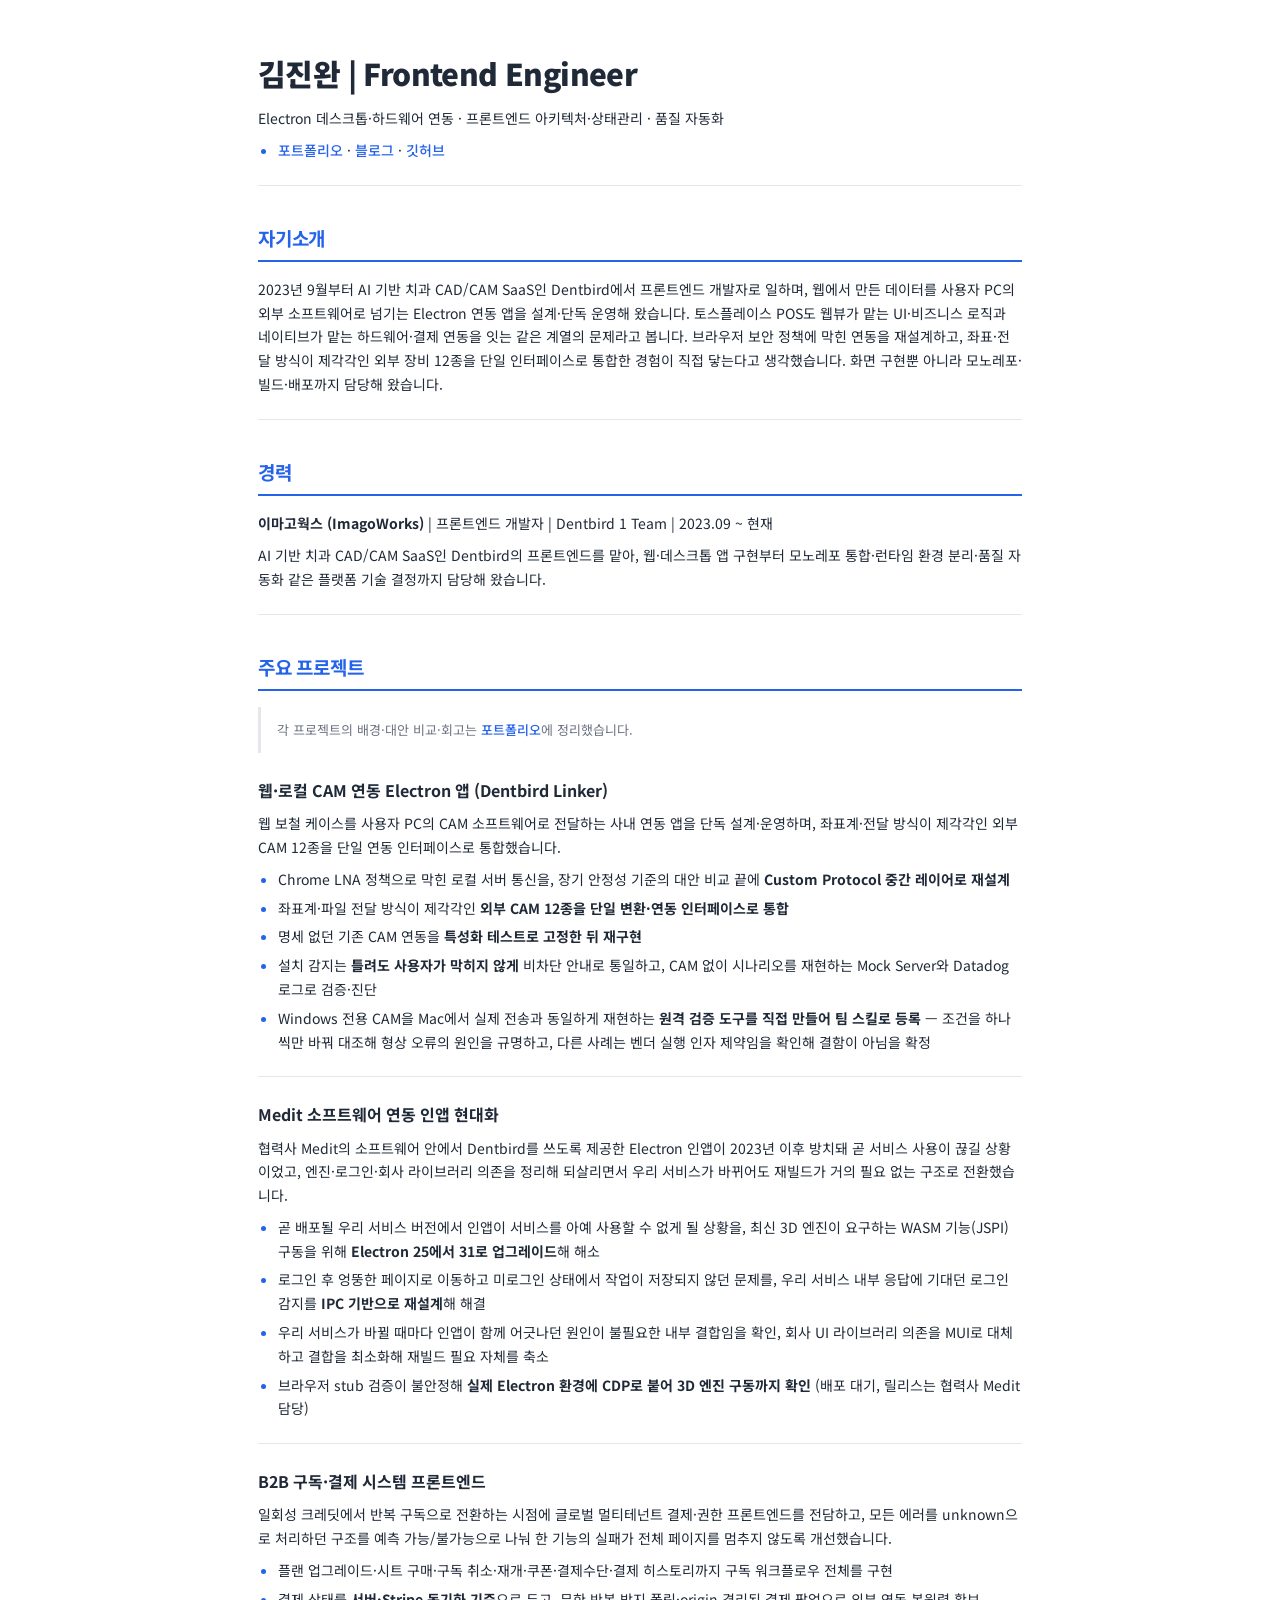
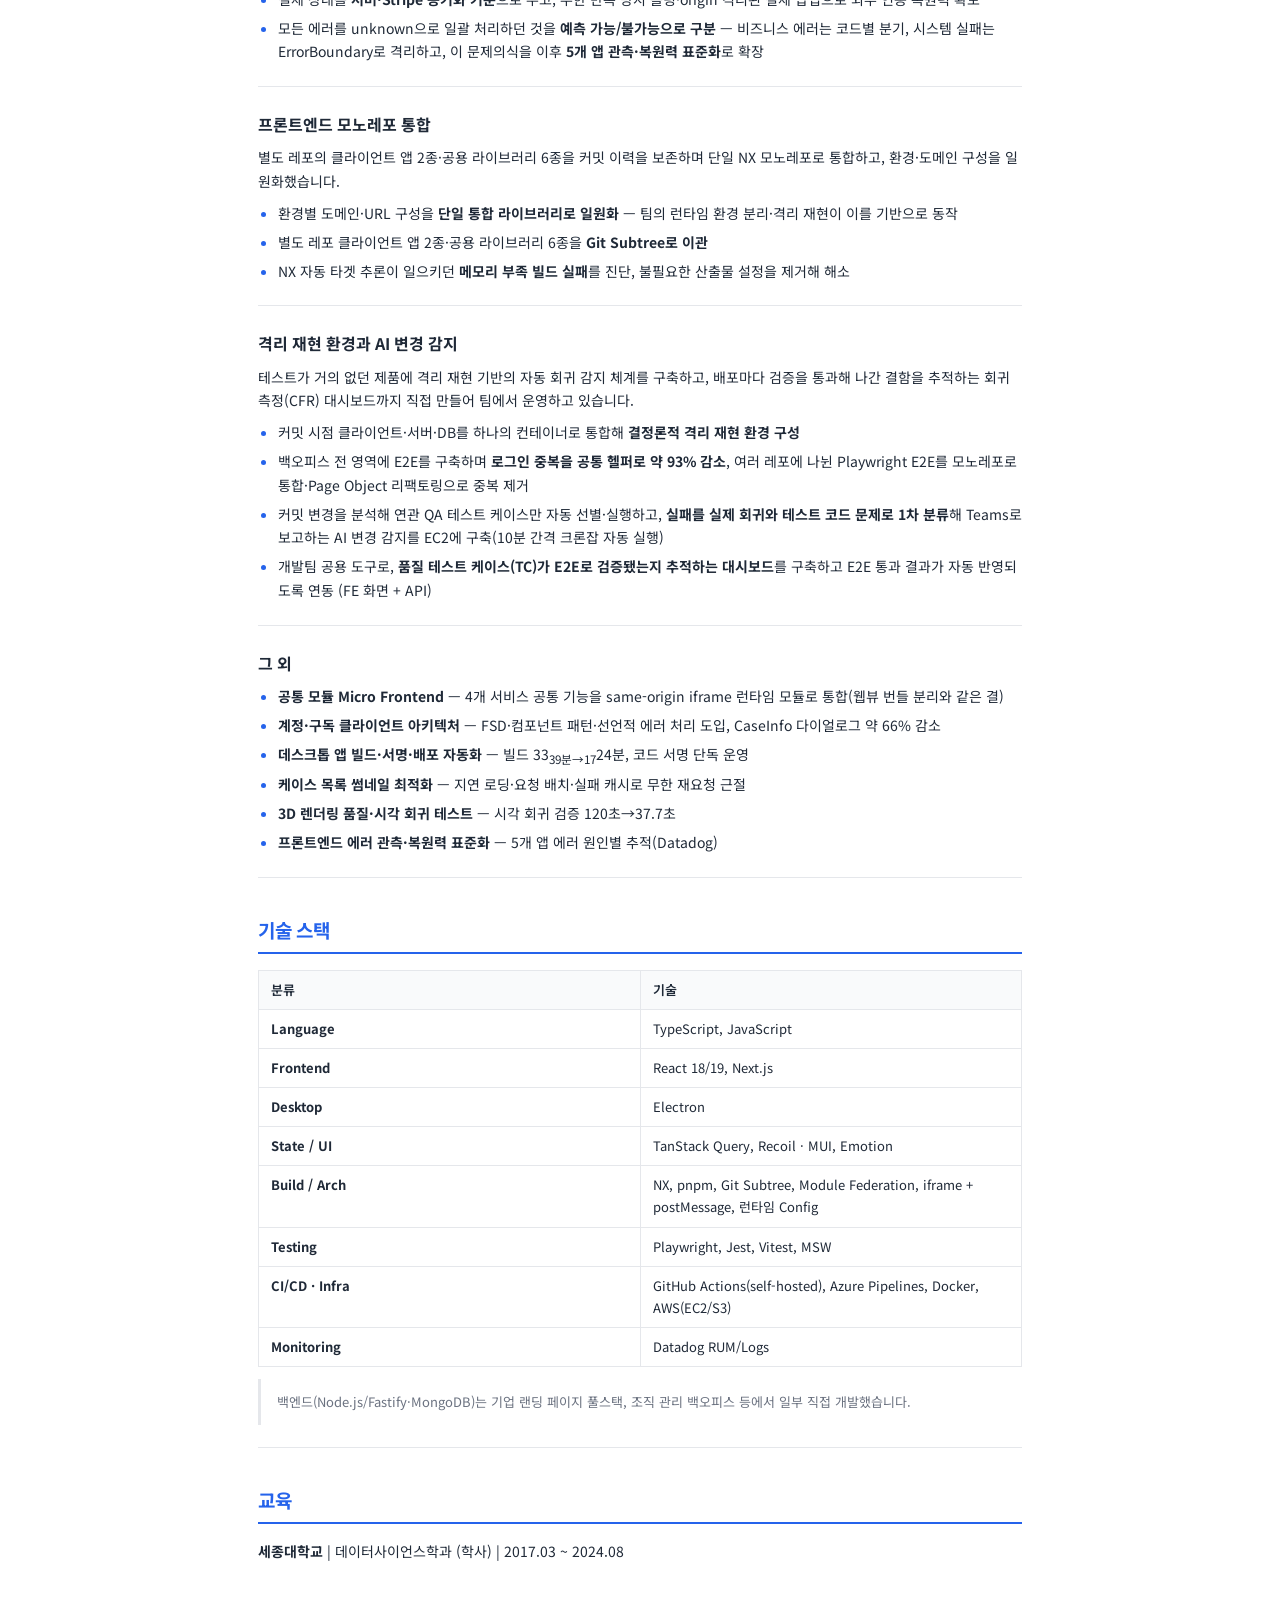
<file: applications/토스플레이스/resume.html>
<!DOCTYPE html>
<html xmlns="http://www.w3.org/1999/xhtml" lang="ko" xml:lang="ko">
<head>
  <meta charset="utf-8" />
  <meta name="generator" content="pandoc" />
  <meta name="viewport" content="width=device-width, initial-scale=1.0, user-scalable=yes" />
  <title>김진완 이력서 | 토스플레이스</title>
  <style>
    /* Default styles provided by pandoc.
    ** See https://pandoc.org/MANUAL.html#variables-for-html for config info.
    */
    code{white-space: pre-wrap;}
    span.smallcaps{font-variant: small-caps;}
    div.columns{display: flex; gap: min(4vw, 1.5em);}
    div.column{flex: auto; overflow-x: auto;}
    div.hanging-indent{margin-left: 1.5em; text-indent: -1.5em;}
    /* The extra [class] is a hack that increases specificity enough to
       override a similar rule in reveal.js */
    ul.task-list[class]{list-style: none;}
    ul.task-list li input[type="checkbox"] {
      font-size: inherit;
      width: 0.8em;
      margin: 0 0.8em 0.2em -1.6em;
      vertical-align: middle;
    }
    .display.math{display: block; text-align: center; margin: 0.5rem auto;}
  </style>
  <link rel="stylesheet" href="resume-style.css" />
</head>
<body>
<section id="김진완-frontend-engineer" class="level1">
<h1>김진완 | Frontend Engineer</h1>
<p>Electron 데스크톱·하드웨어 연동 · 프론트엔드 아키텍처·상태관리 · 품질
자동화</p>
<ul>
<li><a href="portfolio.html">포트폴리오</a> · <a
href="https://velog.io/@crowwan">블로그</a> · <a
href="https://github.com/crowwan">깃허브</a></li>
</ul>
<hr />
<section id="자기소개" class="level2">
<h2>자기소개</h2>
<p>2023년 9월부터 AI 기반 치과 CAD/CAM SaaS인 Dentbird에서 프론트엔드
개발자로 일하며, 웹에서 만든 데이터를 사용자 PC의 외부 소프트웨어로
넘기는 Electron 연동 앱을 설계·단독 운영해 왔습니다. 토스플레이스 POS도
웹뷰가 맡는 UI·비즈니스 로직과 네이티브가 맡는 하드웨어·결제 연동을 잇는
같은 계열의 문제라고 봅니다. 브라우저 보안 정책에 막힌 연동을
재설계하고, 좌표·전달 방식이 제각각인 외부 장비 12종을 단일 인터페이스로
통합한 경험이 직접 닿는다고 생각했습니다. 화면 구현뿐 아니라
모노레포·빌드·배포까지 담당해 왔습니다.</p>
<hr />
</section>
<section id="경력" class="level2">
<h2>경력</h2>
<p><strong>이마고웍스 (ImagoWorks)</strong> | 프론트엔드 개발자 |
Dentbird 1 Team | 2023.09 ~ 현재</p>
<p>AI 기반 치과 CAD/CAM SaaS인 Dentbird의 프론트엔드를 맡아, 웹·데스크톱
앱 구현부터 모노레포 통합·런타임 환경 분리·품질 자동화 같은 플랫폼 기술
결정까지 담당해 왔습니다.</p>
<hr />
</section>
<section id="주요-프로젝트" class="level2">
<h2>주요 프로젝트</h2>
<blockquote>
<p>각 프로젝트의 배경·대안 비교·회고는 <a
href="portfolio.html">포트폴리오</a>에 정리했습니다.</p>
</blockquote>
<section id="웹로컬-cam-연동-electron-앱-dentbird-linker"
class="level3">
<h3>웹·로컬 CAM 연동 Electron 앱 (Dentbird Linker)</h3>
<p>웹 보철 케이스를 사용자 PC의 CAM 소프트웨어로 전달하는 사내 연동 앱을
단독 설계·운영하며, 좌표계·전달 방식이 제각각인 외부 CAM 12종을 단일
연동 인터페이스로 통합했습니다.</p>
<ul>
<li>Chrome LNA 정책으로 막힌 로컬 서버 통신을, 장기 안정성 기준의 대안
비교 끝에 <strong>Custom Protocol 중간 레이어로 재설계</strong></li>
<li>좌표계·파일 전달 방식이 제각각인 <strong>외부 CAM 12종을 단일
변환·연동 인터페이스로 통합</strong></li>
<li>명세 없던 기존 CAM 연동을 <strong>특성화 테스트로 고정한 뒤
재구현</strong></li>
<li>설치 감지는 <strong>틀려도 사용자가 막히지 않게</strong> 비차단
안내로 통일하고, CAM 없이 시나리오를 재현하는 Mock Server와 Datadog
로그로 검증·진단</li>
<li>Windows 전용 CAM을 Mac에서 실제 전송과 동일하게 재현하는
<strong>원격 검증 도구를 직접 만들어 팀 스킬로 등록</strong> — 조건을
하나씩만 바꿔 대조해 형상 오류의 원인을 규명하고, 다른 사례는 벤더 실행
인자 제약임을 확인해 결함이 아님을 확정</li>
</ul>
<hr />
</section>
<section id="medit-소프트웨어-연동-인앱-현대화" class="level3">
<h3>Medit 소프트웨어 연동 인앱 현대화</h3>
<p>협력사 Medit의 소프트웨어 안에서 Dentbird를 쓰도록 제공한 Electron
인앱이 2023년 이후 방치돼 곧 서비스 사용이 끊길 상황이었고,
엔진·로그인·회사 라이브러리 의존을 정리해 되살리면서 우리 서비스가
바뀌어도 재빌드가 거의 필요 없는 구조로 전환했습니다.</p>
<ul>
<li>곧 배포될 우리 서비스 버전에서 인앱이 서비스를 아예 사용할 수 없게
될 상황을, 최신 3D 엔진이 요구하는 WASM 기능(JSPI) 구동을 위해
<strong>Electron 25에서 31로 업그레이드</strong>해 해소</li>
<li>로그인 후 엉뚱한 페이지로 이동하고 미로그인 상태에서 작업이 저장되지
않던 문제를, 우리 서비스 내부 응답에 기대던 로그인 감지를 <strong>IPC
기반으로 재설계</strong>해 해결</li>
<li>우리 서비스가 바뀔 때마다 인앱이 함께 어긋나던 원인이 불필요한 내부
결합임을 확인, 회사 UI 라이브러리 의존을 MUI로 대체하고 결합을 최소화해
재빌드 필요 자체를 축소</li>
<li>브라우저 stub 검증이 불안정해 <strong>실제 Electron 환경에 CDP로
붙어 3D 엔진 구동까지 확인</strong> (배포 대기, 릴리스는 협력사 Medit
담당)</li>
</ul>
<hr />
</section>
<section id="b2b-구독결제-시스템-프론트엔드" class="level3">
<h3>B2B 구독·결제 시스템 프론트엔드</h3>
<p>일회성 크레딧에서 반복 구독으로 전환하는 시점에 글로벌 멀티테넌트
결제·권한 프론트엔드를 전담하고, 모든 에러를 unknown으로 처리하던 구조를
예측 가능/불가능으로 나눠 한 기능의 실패가 전체 페이지를 멈추지 않도록
개선했습니다.</p>
<ul>
<li>플랜 업그레이드·시트 구매·구독 취소·재개·쿠폰·결제수단·결제
히스토리까지 구독 워크플로우 전체를 구현</li>
<li>결제 상태를 <strong>서버·Stripe 동기화 기준</strong>으로 두고, 무한
반복 방지 폴링·origin 격리된 결제 팝업으로 외부 연동 복원력 확보</li>
<li>모든 에러를 unknown으로 일괄 처리하던 것을 <strong>예측
가능/불가능으로 구분</strong> — 비즈니스 에러는 코드별 분기, 시스템
실패는 ErrorBoundary로 격리하고, 이 문제의식을 이후 <strong>5개 앱
관측·복원력 표준화</strong>로 확장</li>
</ul>
<hr />
</section>
<section id="프론트엔드-모노레포-통합" class="level3">
<h3>프론트엔드 모노레포 통합</h3>
<p>별도 레포의 클라이언트 앱 2종·공용 라이브러리 6종을 커밋 이력을
보존하며 단일 NX 모노레포로 통합하고, 환경·도메인 구성을
일원화했습니다.</p>
<ul>
<li>환경별 도메인·URL 구성을 <strong>단일 통합 라이브러리로
일원화</strong> — 팀의 런타임 환경 분리·격리 재현이 이를 기반으로
동작</li>
<li>별도 레포 클라이언트 앱 2종·공용 라이브러리 6종을 <strong>Git
Subtree로 이관</strong></li>
<li>NX 자동 타겟 추론이 일으키던 <strong>메모리 부족 빌드
실패</strong>를 진단, 불필요한 산출물 설정을 제거해 해소</li>
</ul>
<hr />
</section>
<section id="격리-재현-환경과-ai-변경-감지" class="level3">
<h3>격리 재현 환경과 AI 변경 감지</h3>
<p>테스트가 거의 없던 제품에 격리 재현 기반의 자동 회귀 감지 체계를
구축하고, 배포마다 검증을 통과해 나간 결함을 추적하는 회귀 측정(CFR)
대시보드까지 직접 만들어 팀에서 운영하고 있습니다.</p>
<ul>
<li>커밋 시점 클라이언트·서버·DB를 하나의 컨테이너로 통합해
<strong>결정론적 격리 재현 환경 구성</strong></li>
<li>백오피스 전 영역에 E2E를 구축하며 <strong>로그인 중복을 공통 헬퍼로
약 93% 감소</strong>, 여러 레포에 나뉜 Playwright E2E를 모노레포로
통합·Page Object 리팩토링으로 중복 제거</li>
<li>커밋 변경을 분석해 연관 QA 테스트 케이스만 자동 선별·실행하고,
<strong>실패를 실제 회귀와 테스트 코드 문제로 1차 분류</strong>해
Teams로 보고하는 AI 변경 감지를 EC2에 구축(10분 간격 크론잡 자동
실행)</li>
<li>개발팀 공용 도구로, <strong>품질 테스트 케이스(TC)가 E2E로
검증됐는지 추적하는 대시보드</strong>를 구축하고 E2E 통과 결과가 자동
반영되도록 연동 (FE 화면 + API)</li>
</ul>
<hr />
</section>
<section id="그-외" class="level3">
<h3>그 외</h3>
<ul>
<li><strong>공통 모듈 Micro Frontend</strong> — 4개 서비스 공통 기능을
same-origin iframe 런타임 모듈로 통합(웹뷰 번들 분리와 같은 결)</li>
<li><strong>계정·구독 클라이언트 아키텍처</strong> — FSD·컴포넌트
패턴·선언적 에러 처리 도입, CaseInfo 다이얼로그 약 66% 감소</li>
<li><strong>데스크톱 앱 빌드·서명·배포 자동화</strong> — 빌드
33<sub>39분→17</sub>24분, 코드 서명 단독 운영</li>
<li><strong>케이스 목록 썸네일 최적화</strong> — 지연 로딩·요청
배치·실패 캐시로 무한 재요청 근절</li>
<li><strong>3D 렌더링 품질·시각 회귀 테스트</strong> — 시각 회귀 검증
120초→37.7초</li>
<li><strong>프론트엔드 에러 관측·복원력 표준화</strong> — 5개 앱 에러
원인별 추적(Datadog)</li>
</ul>
<hr />
</section>
</section>
<section id="기술-스택" class="level2">
<h2>기술 스택</h2>
<table>
<colgroup>
<col style="width: 50%" />
<col style="width: 50%" />
</colgroup>
<thead>
<tr>
<th>분류</th>
<th>기술</th>
</tr>
</thead>
<tbody>
<tr>
<td><strong>Language</strong></td>
<td>TypeScript, JavaScript</td>
</tr>
<tr>
<td><strong>Frontend</strong></td>
<td>React 18/19, Next.js</td>
</tr>
<tr>
<td><strong>Desktop</strong></td>
<td>Electron</td>
</tr>
<tr>
<td><strong>State / UI</strong></td>
<td>TanStack Query, Recoil · MUI, Emotion</td>
</tr>
<tr>
<td><strong>Build / Arch</strong></td>
<td>NX, pnpm, Git Subtree, Module Federation, iframe + postMessage,
런타임 Config</td>
</tr>
<tr>
<td><strong>Testing</strong></td>
<td>Playwright, Jest, Vitest, MSW</td>
</tr>
<tr>
<td><strong>CI/CD · Infra</strong></td>
<td>GitHub Actions(self-hosted), Azure Pipelines, Docker,
AWS(EC2/S3)</td>
</tr>
<tr>
<td><strong>Monitoring</strong></td>
<td>Datadog RUM/Logs</td>
</tr>
</tbody>
</table>
<blockquote>
<p>백엔드(Node.js/Fastify·MongoDB)는 기업 랜딩 페이지 풀스택, 조직 관리
백오피스 등에서 일부 직접 개발했습니다.</p>
</blockquote>
<hr />
</section>
<section id="교육" class="level2">
<h2>교육</h2>
<p><strong>세종대학교</strong> | 데이터사이언스학과 (학사) | 2017.03 ~
2024.08</p>
</section>
</section>
</body>
</html>
</file>
<file: templates/resume-style.css>
/* 김진완 이력서 스타일 — 2026-06-03 (태그라인 박스·축 라벨 칩·A4 인쇄) */
@import url('https://fonts.googleapis.com/css2?family=Noto+Sans+KR:wght@300;400;500;700;900&display=swap');

:root {
  --primary: #2563eb;
  --primary-dark: #1d4ed8;
  --text: #1f2937;
  --text-secondary: #6b7280;
  --border: #e5e7eb;
  --bg-subtle: #f9fafb;
  --bg-accent: #eff6ff;
}

* { box-sizing: border-box; }

body {
  font-family: 'Noto Sans KR', sans-serif;
  color: var(--text);
  line-height: 1.7;
  max-width: 820px;
  margin: 0 auto;
  padding: 48px 28px;
  font-size: 14px;
  background: #fff;
}

/* ── 헤더 (이름 + 태그라인 + 링크) ── */
h1 {
  font-size: 30px;
  font-weight: 900;
  margin: 0 0 8px;
  color: var(--text);
  letter-spacing: -0.02em;
}

/* 첫 blockquote = 태그라인 */
h1 + blockquote {
  border: none;
  background: var(--bg-accent);
  border-left: 4px solid var(--primary);
  border-radius: 0 8px 8px 0;
  padding: 14px 18px;
  margin: 0 0 14px;
  color: var(--text);
  font-size: 14.5px;
}
h1 + blockquote strong { color: var(--primary-dark); font-weight: 700; }

/* ── 섹션 ── */
h2 {
  font-size: 19px;
  font-weight: 700;
  color: var(--primary);
  border-bottom: 2px solid var(--primary);
  padding-bottom: 6px;
  margin: 36px 0 16px;
  letter-spacing: -0.01em;
}

/* 프로젝트 카드 제목 */
h3 {
  font-size: 16px;
  font-weight: 700;
  margin: 24px 0 6px;
  color: var(--text);
}
/* 카드 제목 안의 축 라벨 *(효율·구조)* → 칩 */
h3 em {
  font-style: normal;
  font-size: 11.5px;
  font-weight: 600;
  color: var(--primary-dark);
  background: var(--bg-accent);
  border: 1px solid #bfdbfe;
  border-radius: 999px;
  padding: 2px 9px;
  margin-left: 6px;
  vertical-align: middle;
  white-space: nowrap;
}

h4 { font-size: 15px; font-weight: 600; margin: 18px 0 6px; }

hr { border: none; border-top: 1px solid var(--border); margin: 22px 0; }

p { margin: 8px 0; }
ul { padding-left: 20px; margin: 8px 0; }
li { margin: 5px 0; }
li::marker { color: var(--primary); }

strong { font-weight: 700; color: var(--text); }

a { color: var(--primary); text-decoration: none; font-weight: 500; }
a:hover { text-decoration: underline; }

/* 자기소개 4축 / 본문 강조 인용(성장 서사) */
blockquote {
  border-left: 3px solid var(--border);
  padding: 4px 16px;
  margin: 12px 0;
  color: var(--text-secondary);
  font-size: 13px;
}

table {
  width: 100%;
  border-collapse: collapse;
  margin: 12px 0;
  font-size: 13px;
}
th {
  background-color: var(--bg-subtle);
  font-weight: 600;
  text-align: left;
  padding: 8px 12px;
  border: 1px solid var(--border);
  white-space: nowrap;
}
td { padding: 8px 12px; border: 1px solid var(--border); vertical-align: top; }

/* 인라인 코드 = 프로젝트 태그/축 */
code {
  background-color: var(--bg-accent);
  color: var(--primary-dark);
  padding: 2px 7px;
  border-radius: 4px;
  font-size: 12px;
  font-family: 'Noto Sans KR', sans-serif;
  font-weight: 600;
}

/* ── 인쇄 (A4 PDF) ── */
@media print {
  @page { size: A4; margin: 16mm 14mm; }
  body { padding: 0; font-size: 11.5px; max-width: none; }
  h1 { font-size: 24px; }
  h2 { font-size: 16px; margin-top: 22px; page-break-after: avoid; }
  h3, h4 { page-break-after: avoid; }
  h3 { page-break-inside: avoid; }
  ul, table, blockquote { page-break-inside: avoid; }
  h1 + blockquote { background: var(--bg-accent) !important; -webkit-print-color-adjust: exact; print-color-adjust: exact; }
  a { color: var(--text); }
  /* 프로젝트 카드(--section-divs로 생성된 section.level3) 페이지 중간 잘림 방지 */
  section[class~="level3"] { break-inside: avoid; }
}
</file>
<file: applications/당근/portfolio-style.css>
/* 김진완 포트폴리오 전용 스타일 — 케이스 스터디 (2026-06-08) */
@import url('https://fonts.googleapis.com/css2?family=Noto+Sans+KR:wght@300;400;500;700;800;900&family=JetBrains+Mono:wght@400;500&display=swap');

:root {
  --primary: #4f46e5;
  --primary-dark: #4338ca;
  --accent: #0ea5e9;
  --text: #1e293b;
  --text-secondary: #64748b;
  --border: #e2e8f0;
  --bg-subtle: #f8fafc;
  --bg-accent: #eef2ff;
  --code-bg: #0f172a;
  --code-text: #e2e8f0;
  --ok: #059669;
}

* { box-sizing: border-box; }

body {
  font-family: 'Noto Sans KR', sans-serif;
  color: var(--text);
  line-height: 1.75;
  max-width: 880px;
  margin: 0 auto;
  padding: 56px 32px 96px;
  font-size: 15px;
  background: #fff;
  -webkit-font-smoothing: antialiased;
}

/* ── 표지 ── */
h1 {
  font-size: 34px;
  font-weight: 900;
  margin: 0 0 18px;
  letter-spacing: -0.03em;
  background: linear-gradient(120deg, var(--primary) 10%, var(--accent) 90%);
  -webkit-background-clip: text;
  background-clip: text;
  -webkit-text-fill-color: transparent;
}

h1 + blockquote {
  border: none;
  background: var(--bg-accent);
  border-left: 4px solid var(--primary);
  border-radius: 0 14px 14px 0;
  padding: 20px 24px;
  margin: 0 0 22px;
  color: var(--text);
  font-size: 15px;
}
h1 + blockquote p { margin: 9px 0; }
h1 + blockquote p:first-child { margin-top: 0; }
h1 + blockquote p:last-child { margin-bottom: 0; }
h1 + blockquote strong { color: var(--primary-dark); font-weight: 700; }

/* ── 섹션 / Case 제목 (h2) ── */
h2 {
  font-size: 23px;
  font-weight: 800;
  color: var(--text);
  margin: 60px 0 20px;
  padding-bottom: 12px;
  border-bottom: 2px solid var(--border);
  letter-spacing: -0.02em;
  line-height: 1.45;
}
h2::before {
  content: "";
  display: inline-block;
  width: 6px;
  height: 22px;
  margin-right: 12px;
  vertical-align: -3px;
  border-radius: 3px;
  background: linear-gradient(var(--primary), var(--accent));
}

/* ── 소제목 (개요/문제/해결/회고) ── */
h3 {
  font-size: 16px;
  font-weight: 700;
  color: var(--primary-dark);
  margin: 30px 0 8px;
  letter-spacing: -0.01em;
}
h4 { font-size: 15px; font-weight: 700; margin: 20px 0 6px; }

p { margin: 11px 0; }
ul { padding-left: 22px; margin: 11px 0; }
li { margin: 8px 0; }
li::marker { color: var(--primary); }
strong { font-weight: 700; color: var(--text); }
a { color: var(--primary); text-decoration: none; font-weight: 600; }
a:hover { text-decoration: underline; }

hr { border: none; border-top: 1px solid var(--border); margin: 4px 0 0; }

/* ── 인라인 code (기간·기술 메타 / 심볼) ── */
code {
  background: var(--bg-accent);
  color: var(--primary-dark);
  padding: 2px 8px;
  border-radius: 6px;
  font-size: 12.5px;
  font-family: 'JetBrains Mono', monospace;
  font-weight: 500;
  word-break: keep-all;
}

/* Case 제목 바로 아래 메타 줄(기간 · 기술)을 살짝 띄움 */
h2 + p { margin-top: 4px; color: var(--text-secondary); }

/* ── 멀티라인 코드 블록 (mermaid 제외) ── */
pre:not(.mermaid) {
  background: var(--code-bg);
  color: var(--code-text);
  padding: 18px 20px;
  border-radius: 12px;
  overflow-x: auto;
  margin: 16px 0;
  font-size: 13px;
  line-height: 1.65;
}
pre:not(.mermaid) code {
  background: none;
  color: inherit;
  padding: 0;
  font-family: 'JetBrains Mono', monospace;
  font-weight: 400;
  font-size: 13px;
}
/* ── 코드 하이라이트: 어두운 배경용 밝은 팔레트로 재정의
   (pandoc 기본 하이라이트는 밝은 배경용이라 어두운 코드 배경에서 안 보임) ── */
pre:not(.mermaid) code span.co,
pre:not(.mermaid) code span.an,
pre:not(.mermaid) code span.cv,
pre:not(.mermaid) code span.in,
pre:not(.mermaid) code span.do { color: #8b97a8; font-style: italic; }
pre:not(.mermaid) code span.kw,
pre:not(.mermaid) code span.cf,
pre:not(.mermaid) code span.im,
pre:not(.mermaid) code span.bu,
pre:not(.mermaid) code span.ot { color: #c792ea; font-weight: 500; }
pre:not(.mermaid) code span.fu { color: #82aaff; }
pre:not(.mermaid) code span.st,
pre:not(.mermaid) code span.sc,
pre:not(.mermaid) code span.vs,
pre:not(.mermaid) code span.ch,
pre:not(.mermaid) code span.ss { color: #c3e88d; }
pre:not(.mermaid) code span.dv,
pre:not(.mermaid) code span.fl,
pre:not(.mermaid) code span.bn { color: #f78c6c; }
pre:not(.mermaid) code span.dt { color: #ffcb6b; }
pre:not(.mermaid) code span.at { color: #7fdbca; }
pre:not(.mermaid) code span.va { color: #e2e8f0; }
pre:not(.mermaid) code span.op { color: #b8c4d6; }

/* ── mermaid 다이어그램 박스 ── */
pre.mermaid {
  background: var(--bg-subtle);
  border: 1px solid var(--border);
  border-radius: 14px;
  padding: 26px 20px;
  margin: 18px 0;
  text-align: center;
  line-height: 1.4;
}
pre.mermaid svg { max-width: 100%; height: auto; }

/* ── 이미지 · 아키텍처 다이어그램(SVG) ── */
figure { margin: 18px 0; }
figure > img {
  display: block;
  width: 100%;
  margin: 0 auto;
  border-radius: 12px;
}
/* 스크린샷(다이어그램 제외)은 본문보다 좁게·가운데 정렬해 과하게 커 보이지 않게 */
figure > img:not(.diagram) {
  max-width: 680px;
}
img.diagram {
  background: var(--bg-subtle);
  border: 1px solid var(--border);
  border-radius: 14px;
  padding: 22px 18px;
}
figcaption {
  text-align: center;
  color: var(--text-secondary);
  font-size: 12.5px;
  margin-top: 8px;
}

/* ── 이미지/코드 플레이스홀더 (🖼️ / 💻 blockquote) ── */
blockquote {
  border: 1.5px dashed #c7d2fe;
  background: var(--bg-subtle);
  border-radius: 12px;
  padding: 14px 18px;
  margin: 16px 0;
  color: var(--text-secondary);
  font-size: 13.5px;
}
blockquote p { margin: 0; }
blockquote strong { color: var(--primary-dark); font-weight: 700; }

/* ── 테이블 (대안 비교 등) ── */
table {
  width: 100%;
  border-collapse: collapse;
  margin: 16px 0;
  font-size: 14px;
  border-radius: 10px;
  overflow: hidden;
}
th {
  background: var(--bg-accent);
  color: var(--primary-dark);
  font-weight: 700;
  text-align: left;
  padding: 11px 14px;
  border-bottom: 2px solid var(--border);
}
td { padding: 11px 14px; border-bottom: 1px solid var(--border); vertical-align: top; }
tr:last-child td { border-bottom: none; }
tbody tr:nth-child(even) { background: var(--bg-subtle); }

/* ── Skills (로고 칩) ── */
.skills-chips { margin: 8px 0 24px; }
.chip {
  display: inline-flex; align-items: center; gap: 6px;
  background: var(--bg-accent); color: var(--primary-dark);
  border: 1px solid #dbe1fb; border-radius: 999px;
  padding: 4px 12px; margin: 4px 6px 0 0;
  font-size: 13px; font-weight: 600; line-height: 1.5;
  vertical-align: middle;
}
.chip img { width: 14px; height: 14px; display: block; flex: none; }

/* ── 인쇄 (A4 PDF) ── */
@media print {
  @page { size: A4; margin: 14mm; }
  body { padding: 0; font-size: 11px; max-width: none; }
  h1 { font-size: 26px; -webkit-print-color-adjust: exact; print-color-adjust: exact; }
  h2 { font-size: 17px; margin-top: 26px; page-break-after: avoid; }
  h3, h4 { page-break-after: avoid; }
  pre, table, blockquote, pre.mermaid { page-break-inside: avoid; }
  h1 + blockquote, th, tbody tr:nth-child(even), pre:not(.mermaid) {
    -webkit-print-color-adjust: exact; print-color-adjust: exact;
  }
  a { color: var(--text); }
  section[class~="level2"] { break-inside: avoid; }
  h2::before { background: var(--primary); -webkit-print-color-adjust: exact; print-color-adjust: exact; }
}
</file>
<file: applications/당근/resume-style.css>
/* 김진완 이력서 스타일 — 2026-06-03 (태그라인 박스·축 라벨 칩·A4 인쇄) */
@import url('https://fonts.googleapis.com/css2?family=Noto+Sans+KR:wght@300;400;500;700;900&display=swap');

:root {
  --primary: #2563eb;
  --primary-dark: #1d4ed8;
  --text: #1f2937;
  --text-secondary: #6b7280;
  --border: #e5e7eb;
  --bg-subtle: #f9fafb;
  --bg-accent: #eff6ff;
}

* { box-sizing: border-box; }

body {
  font-family: 'Noto Sans KR', sans-serif;
  color: var(--text);
  line-height: 1.7;
  max-width: 820px;
  margin: 0 auto;
  padding: 48px 28px;
  font-size: 14px;
  background: #fff;
}

/* ── 헤더 (이름 + 태그라인 + 링크) ── */
h1 {
  font-size: 30px;
  font-weight: 900;
  margin: 0 0 8px;
  color: var(--text);
  letter-spacing: -0.02em;
}

/* 첫 blockquote = 태그라인 */
h1 + blockquote {
  border: none;
  background: var(--bg-accent);
  border-left: 4px solid var(--primary);
  border-radius: 0 8px 8px 0;
  padding: 14px 18px;
  margin: 0 0 14px;
  color: var(--text);
  font-size: 14.5px;
}
h1 + blockquote strong { color: var(--primary-dark); font-weight: 700; }

/* ── 섹션 ── */
h2 {
  font-size: 19px;
  font-weight: 700;
  color: var(--primary);
  border-bottom: 2px solid var(--primary);
  padding-bottom: 6px;
  margin: 36px 0 16px;
  letter-spacing: -0.01em;
}

/* 프로젝트 카드 제목 */
h3 {
  font-size: 16px;
  font-weight: 700;
  margin: 24px 0 6px;
  color: var(--text);
}
/* 카드 제목 안의 축 라벨 *(효율·구조)* → 칩 */
h3 em {
  font-style: normal;
  font-size: 11.5px;
  font-weight: 600;
  color: var(--primary-dark);
  background: var(--bg-accent);
  border: 1px solid #bfdbfe;
  border-radius: 999px;
  padding: 2px 9px;
  margin-left: 6px;
  vertical-align: middle;
  white-space: nowrap;
}

h4 { font-size: 15px; font-weight: 600; margin: 18px 0 6px; }

hr { border: none; border-top: 1px solid var(--border); margin: 22px 0; }

p { margin: 8px 0; }
ul { padding-left: 20px; margin: 8px 0; }
li { margin: 5px 0; }
li::marker { color: var(--primary); }

strong { font-weight: 700; color: var(--text); }

a { color: var(--primary); text-decoration: none; font-weight: 500; }
a:hover { text-decoration: underline; }

/* 자기소개 4축 / 본문 강조 인용(성장 서사) */
blockquote {
  border-left: 3px solid var(--border);
  padding: 4px 16px;
  margin: 12px 0;
  color: var(--text-secondary);
  font-size: 13px;
}

table {
  width: 100%;
  border-collapse: collapse;
  margin: 12px 0;
  font-size: 13px;
}
th {
  background-color: var(--bg-subtle);
  font-weight: 600;
  text-align: left;
  padding: 8px 12px;
  border: 1px solid var(--border);
  white-space: nowrap;
}
td { padding: 8px 12px; border: 1px solid var(--border); vertical-align: top; }

/* 인라인 코드 = 프로젝트 태그/축 */
code {
  background-color: var(--bg-accent);
  color: var(--primary-dark);
  padding: 2px 7px;
  border-radius: 4px;
  font-size: 12px;
  font-family: 'Noto Sans KR', sans-serif;
  font-weight: 600;
}

/* ── 인쇄 (A4 PDF) ── */
@media print {
  @page { size: A4; margin: 16mm 14mm; }
  body { padding: 0; font-size: 11.5px; max-width: none; }
  h1 { font-size: 24px; }
  h2 { font-size: 16px; margin-top: 22px; page-break-after: avoid; }
  h3, h4 { page-break-after: avoid; }
  h3 { page-break-inside: avoid; }
  ul, table, blockquote { page-break-inside: avoid; }
  h1 + blockquote { background: var(--bg-accent) !important; -webkit-print-color-adjust: exact; print-color-adjust: exact; }
  a { color: var(--text); }
  /* 프로젝트 카드(--section-divs로 생성된 section.level3) 페이지 중간 잘림 방지 */
  section[class~="level3"] { break-inside: avoid; }
}
</file>
<file: applications/라인/resume-style.css>
/* 김진완 이력서 스타일 — 2026-06-03 (태그라인 박스·축 라벨 칩·A4 인쇄) */
@import url('https://fonts.googleapis.com/css2?family=Noto+Sans+KR:wght@300;400;500;700;900&display=swap');

:root {
  --primary: #2563eb;
  --primary-dark: #1d4ed8;
  --text: #1f2937;
  --text-secondary: #6b7280;
  --border: #e5e7eb;
  --bg-subtle: #f9fafb;
  --bg-accent: #eff6ff;
}

* { box-sizing: border-box; }

body {
  font-family: 'Noto Sans KR', sans-serif;
  color: var(--text);
  line-height: 1.7;
  max-width: 820px;
  margin: 0 auto;
  padding: 48px 28px;
  font-size: 14px;
  background: #fff;
}

/* ── 헤더 (이름 + 태그라인 + 링크) ── */
h1 {
  font-size: 30px;
  font-weight: 900;
  margin: 0 0 8px;
  color: var(--text);
  letter-spacing: -0.02em;
}

/* 첫 blockquote = 태그라인 */
h1 + blockquote {
  border: none;
  background: var(--bg-accent);
  border-left: 4px solid var(--primary);
  border-radius: 0 8px 8px 0;
  padding: 14px 18px;
  margin: 0 0 14px;
  color: var(--text);
  font-size: 14.5px;
}
h1 + blockquote strong { color: var(--primary-dark); font-weight: 700; }

/* ── 섹션 ── */
h2 {
  font-size: 19px;
  font-weight: 700;
  color: var(--primary);
  border-bottom: 2px solid var(--primary);
  padding-bottom: 6px;
  margin: 36px 0 16px;
  letter-spacing: -0.01em;
}

/* 프로젝트 카드 제목 */
h3 {
  font-size: 16px;
  font-weight: 700;
  margin: 24px 0 6px;
  color: var(--text);
}
/* 카드 제목 안의 축 라벨 *(효율·구조)* → 칩 */
h3 em {
  font-style: normal;
  font-size: 11.5px;
  font-weight: 600;
  color: var(--primary-dark);
  background: var(--bg-accent);
  border: 1px solid #bfdbfe;
  border-radius: 999px;
  padding: 2px 9px;
  margin-left: 6px;
  vertical-align: middle;
  white-space: nowrap;
}

h4 { font-size: 15px; font-weight: 600; margin: 18px 0 6px; }

hr { border: none; border-top: 1px solid var(--border); margin: 22px 0; }

p { margin: 8px 0; }
ul { padding-left: 20px; margin: 8px 0; }
li { margin: 5px 0; }
li::marker { color: var(--primary); }

strong { font-weight: 700; color: var(--text); }

a { color: var(--primary); text-decoration: none; font-weight: 500; }
a:hover { text-decoration: underline; }

/* 자기소개 4축 / 본문 강조 인용(성장 서사) */
blockquote {
  border-left: 3px solid var(--border);
  padding: 4px 16px;
  margin: 12px 0;
  color: var(--text-secondary);
  font-size: 13px;
}

table {
  width: 100%;
  border-collapse: collapse;
  margin: 12px 0;
  font-size: 13px;
}
th {
  background-color: var(--bg-subtle);
  font-weight: 600;
  text-align: left;
  padding: 8px 12px;
  border: 1px solid var(--border);
  white-space: nowrap;
}
td { padding: 8px 12px; border: 1px solid var(--border); vertical-align: top; }

/* 인라인 코드 = 프로젝트 태그/축 */
code {
  background-color: var(--bg-accent);
  color: var(--primary-dark);
  padding: 2px 7px;
  border-radius: 4px;
  font-size: 12px;
  font-family: 'Noto Sans KR', sans-serif;
  font-weight: 600;
}

/* ── 인쇄 (A4 PDF) ── */
@media print {
  @page { size: A4; margin: 16mm 14mm; }
  body { padding: 0; font-size: 11.5px; max-width: none; }
  h1 { font-size: 24px; }
  h2 { font-size: 16px; margin-top: 22px; page-break-after: avoid; }
  h3, h4 { page-break-after: avoid; }
  h3 { page-break-inside: avoid; }
  ul, table, blockquote { page-break-inside: avoid; }
  h1 + blockquote { background: var(--bg-accent) !important; -webkit-print-color-adjust: exact; print-color-adjust: exact; }
  a { color: var(--text); }
  /* 프로젝트 카드(--section-divs로 생성된 section.level3) 페이지 중간 잘림 방지 */
  section[class~="level3"] { break-inside: avoid; }
}
</file>
<file: applications/쏘카/portfolio-style.css>
/* 김진완 포트폴리오 전용 스타일 — 케이스 스터디 (2026-06-08) */
@import url('https://fonts.googleapis.com/css2?family=Noto+Sans+KR:wght@300;400;500;700;800;900&family=JetBrains+Mono:wght@400;500&display=swap');

:root {
  --primary: #4f46e5;
  --primary-dark: #4338ca;
  --accent: #0ea5e9;
  --text: #1e293b;
  --text-secondary: #64748b;
  --border: #e2e8f0;
  --bg-subtle: #f8fafc;
  --bg-accent: #eef2ff;
  --code-bg: #0f172a;
  --code-text: #e2e8f0;
  --ok: #059669;
}

* { box-sizing: border-box; }

body {
  font-family: 'Noto Sans KR', sans-serif;
  color: var(--text);
  line-height: 1.75;
  max-width: 880px;
  margin: 0 auto;
  padding: 56px 32px 96px;
  font-size: 15px;
  background: #fff;
  -webkit-font-smoothing: antialiased;
}

/* ── 표지 ── */
h1 {
  font-size: 34px;
  font-weight: 900;
  margin: 0 0 18px;
  letter-spacing: -0.03em;
  background: linear-gradient(120deg, var(--primary) 10%, var(--accent) 90%);
  -webkit-background-clip: text;
  background-clip: text;
  -webkit-text-fill-color: transparent;
}

h1 + blockquote {
  border: none;
  background: var(--bg-accent);
  border-left: 4px solid var(--primary);
  border-radius: 0 14px 14px 0;
  padding: 20px 24px;
  margin: 0 0 22px;
  color: var(--text);
  font-size: 15px;
}
h1 + blockquote p { margin: 9px 0; }
h1 + blockquote p:first-child { margin-top: 0; }
h1 + blockquote p:last-child { margin-bottom: 0; }
h1 + blockquote strong { color: var(--primary-dark); font-weight: 700; }

/* ── 섹션 / Case 제목 (h2) ── */
h2 {
  font-size: 23px;
  font-weight: 800;
  color: var(--text);
  margin: 60px 0 20px;
  padding-bottom: 12px;
  border-bottom: 2px solid var(--border);
  letter-spacing: -0.02em;
  line-height: 1.45;
}
h2::before {
  content: "";
  display: inline-block;
  width: 6px;
  height: 22px;
  margin-right: 12px;
  vertical-align: -3px;
  border-radius: 3px;
  background: linear-gradient(var(--primary), var(--accent));
}

/* ── 소제목 (개요/문제/해결/회고) ── */
h3 {
  font-size: 16px;
  font-weight: 700;
  color: var(--primary-dark);
  margin: 30px 0 8px;
  letter-spacing: -0.01em;
}
h4 { font-size: 15px; font-weight: 700; margin: 20px 0 6px; }

p { margin: 11px 0; }
ul { padding-left: 22px; margin: 11px 0; }
li { margin: 8px 0; }
li::marker { color: var(--primary); }
strong { font-weight: 700; color: var(--text); }
a { color: var(--primary); text-decoration: none; font-weight: 600; }
a:hover { text-decoration: underline; }

hr { border: none; border-top: 1px solid var(--border); margin: 4px 0 0; }

/* ── 인라인 code (기간·기술 메타 / 심볼) ── */
code {
  background: var(--bg-accent);
  color: var(--primary-dark);
  padding: 2px 8px;
  border-radius: 6px;
  font-size: 12.5px;
  font-family: 'JetBrains Mono', monospace;
  font-weight: 500;
  word-break: keep-all;
}

/* Case 제목 바로 아래 메타 줄(기간 · 기술)을 살짝 띄움 */
h2 + p { margin-top: 4px; color: var(--text-secondary); }

/* ── 멀티라인 코드 블록 (mermaid 제외) ── */
pre:not(.mermaid) {
  background: var(--code-bg);
  color: var(--code-text);
  padding: 18px 20px;
  border-radius: 12px;
  overflow-x: auto;
  margin: 16px 0;
  font-size: 13px;
  line-height: 1.65;
}
pre:not(.mermaid) code {
  background: none;
  color: inherit;
  padding: 0;
  font-family: 'JetBrains Mono', monospace;
  font-weight: 400;
  font-size: 13px;
}
/* ── 코드 하이라이트: 어두운 배경용 밝은 팔레트로 재정의
   (pandoc 기본 하이라이트는 밝은 배경용이라 어두운 코드 배경에서 안 보임) ── */
pre:not(.mermaid) code span.co,
pre:not(.mermaid) code span.an,
pre:not(.mermaid) code span.cv,
pre:not(.mermaid) code span.in,
pre:not(.mermaid) code span.do { color: #8b97a8; font-style: italic; }
pre:not(.mermaid) code span.kw,
pre:not(.mermaid) code span.cf,
pre:not(.mermaid) code span.im,
pre:not(.mermaid) code span.bu,
pre:not(.mermaid) code span.ot { color: #c792ea; font-weight: 500; }
pre:not(.mermaid) code span.fu { color: #82aaff; }
pre:not(.mermaid) code span.st,
pre:not(.mermaid) code span.sc,
pre:not(.mermaid) code span.vs,
pre:not(.mermaid) code span.ch,
pre:not(.mermaid) code span.ss { color: #c3e88d; }
pre:not(.mermaid) code span.dv,
pre:not(.mermaid) code span.fl,
pre:not(.mermaid) code span.bn { color: #f78c6c; }
pre:not(.mermaid) code span.dt { color: #ffcb6b; }
pre:not(.mermaid) code span.at { color: #7fdbca; }
pre:not(.mermaid) code span.va { color: #e2e8f0; }
pre:not(.mermaid) code span.op { color: #b8c4d6; }

/* ── mermaid 다이어그램 박스 ── */
pre.mermaid {
  background: var(--bg-subtle);
  border: 1px solid var(--border);
  border-radius: 14px;
  padding: 26px 20px;
  margin: 18px 0;
  text-align: center;
  line-height: 1.4;
}
pre.mermaid svg { max-width: 100%; height: auto; }

/* ── 이미지 · 아키텍처 다이어그램(SVG) ── */
figure { margin: 18px 0; }
figure > img {
  display: block;
  width: 100%;
  margin: 0 auto;
  border-radius: 12px;
}
/* 스크린샷(다이어그램 제외)은 본문보다 좁게·가운데 정렬해 과하게 커 보이지 않게 */
figure > img:not(.diagram) {
  max-width: 680px;
}
img.diagram {
  background: var(--bg-subtle);
  border: 1px solid var(--border);
  border-radius: 14px;
  padding: 22px 18px;
}
figcaption {
  text-align: center;
  color: var(--text-secondary);
  font-size: 12.5px;
  margin-top: 8px;
}

/* ── 이미지/코드 플레이스홀더 (🖼️ / 💻 blockquote) ── */
blockquote {
  border: 1.5px dashed #c7d2fe;
  background: var(--bg-subtle);
  border-radius: 12px;
  padding: 14px 18px;
  margin: 16px 0;
  color: var(--text-secondary);
  font-size: 13.5px;
}
blockquote p { margin: 0; }
blockquote strong { color: var(--primary-dark); font-weight: 700; }

/* ── 테이블 (대안 비교 등) ── */
table {
  width: 100%;
  border-collapse: collapse;
  margin: 16px 0;
  font-size: 14px;
  border-radius: 10px;
  overflow: hidden;
}
th {
  background: var(--bg-accent);
  color: var(--primary-dark);
  font-weight: 700;
  text-align: left;
  padding: 11px 14px;
  border-bottom: 2px solid var(--border);
}
td { padding: 11px 14px; border-bottom: 1px solid var(--border); vertical-align: top; }
tr:last-child td { border-bottom: none; }
tbody tr:nth-child(even) { background: var(--bg-subtle); }

/* ── Skills (로고 칩) ── */
.skills-chips { margin: 8px 0 24px; }
.chip {
  display: inline-flex; align-items: center; gap: 6px;
  background: var(--bg-accent); color: var(--primary-dark);
  border: 1px solid #dbe1fb; border-radius: 999px;
  padding: 4px 12px; margin: 4px 6px 0 0;
  font-size: 13px; font-weight: 600; line-height: 1.5;
  vertical-align: middle;
}
.chip img { width: 14px; height: 14px; display: block; flex: none; }

/* ── 인쇄 (A4 PDF) ── */
@media print {
  @page { size: A4; margin: 14mm; }
  body { padding: 0; font-size: 11px; max-width: none; }
  h1 { font-size: 26px; -webkit-print-color-adjust: exact; print-color-adjust: exact; }
  h2 { font-size: 17px; margin-top: 26px; page-break-after: avoid; }
  h3, h4 { page-break-after: avoid; }
  pre, table, blockquote, pre.mermaid { page-break-inside: avoid; }
  h1 + blockquote, th, tbody tr:nth-child(even), pre:not(.mermaid) {
    -webkit-print-color-adjust: exact; print-color-adjust: exact;
  }
  a { color: var(--text); }
  section[class~="level2"] { break-inside: avoid; }
  h2::before { background: var(--primary); -webkit-print-color-adjust: exact; print-color-adjust: exact; }
}
</file>
<file: applications/쏘카/resume-style.css>
/* 김진완 이력서 스타일 — 2026-06-03 (태그라인 박스·축 라벨 칩·A4 인쇄) */
@import url('https://fonts.googleapis.com/css2?family=Noto+Sans+KR:wght@300;400;500;700;900&display=swap');

:root {
  --primary: #2563eb;
  --primary-dark: #1d4ed8;
  --text: #1f2937;
  --text-secondary: #6b7280;
  --border: #e5e7eb;
  --bg-subtle: #f9fafb;
  --bg-accent: #eff6ff;
}

* { box-sizing: border-box; }

body {
  font-family: 'Noto Sans KR', sans-serif;
  color: var(--text);
  line-height: 1.7;
  max-width: 820px;
  margin: 0 auto;
  padding: 48px 28px;
  font-size: 14px;
  background: #fff;
}

/* ── 헤더 (이름 + 태그라인 + 링크) ── */
h1 {
  font-size: 30px;
  font-weight: 900;
  margin: 0 0 8px;
  color: var(--text);
  letter-spacing: -0.02em;
}

/* 첫 blockquote = 태그라인 */
h1 + blockquote {
  border: none;
  background: var(--bg-accent);
  border-left: 4px solid var(--primary);
  border-radius: 0 8px 8px 0;
  padding: 14px 18px;
  margin: 0 0 14px;
  color: var(--text);
  font-size: 14.5px;
}
h1 + blockquote strong { color: var(--primary-dark); font-weight: 700; }

/* ── 섹션 ── */
h2 {
  font-size: 19px;
  font-weight: 700;
  color: var(--primary);
  border-bottom: 2px solid var(--primary);
  padding-bottom: 6px;
  margin: 36px 0 16px;
  letter-spacing: -0.01em;
}

/* 프로젝트 카드 제목 */
h3 {
  font-size: 16px;
  font-weight: 700;
  margin: 24px 0 6px;
  color: var(--text);
}
/* 카드 제목 안의 축 라벨 *(효율·구조)* → 칩 */
h3 em {
  font-style: normal;
  font-size: 11.5px;
  font-weight: 600;
  color: var(--primary-dark);
  background: var(--bg-accent);
  border: 1px solid #bfdbfe;
  border-radius: 999px;
  padding: 2px 9px;
  margin-left: 6px;
  vertical-align: middle;
  white-space: nowrap;
}

h4 { font-size: 15px; font-weight: 600; margin: 18px 0 6px; }

hr { border: none; border-top: 1px solid var(--border); margin: 22px 0; }

p { margin: 8px 0; }
ul { padding-left: 20px; margin: 8px 0; }
li { margin: 5px 0; }
li::marker { color: var(--primary); }

strong { font-weight: 700; color: var(--text); }

a { color: var(--primary); text-decoration: none; font-weight: 500; }
a:hover { text-decoration: underline; }

/* 자기소개 4축 / 본문 강조 인용(성장 서사) */
blockquote {
  border-left: 3px solid var(--border);
  padding: 4px 16px;
  margin: 12px 0;
  color: var(--text-secondary);
  font-size: 13px;
}

table {
  width: 100%;
  border-collapse: collapse;
  margin: 12px 0;
  font-size: 13px;
}
th {
  background-color: var(--bg-subtle);
  font-weight: 600;
  text-align: left;
  padding: 8px 12px;
  border: 1px solid var(--border);
  white-space: nowrap;
}
td { padding: 8px 12px; border: 1px solid var(--border); vertical-align: top; }

/* 인라인 코드 = 프로젝트 태그/축 */
code {
  background-color: var(--bg-accent);
  color: var(--primary-dark);
  padding: 2px 7px;
  border-radius: 4px;
  font-size: 12px;
  font-family: 'Noto Sans KR', sans-serif;
  font-weight: 600;
}

/* ── 인쇄 (A4 PDF) ── */
@media print {
  @page { size: A4; margin: 16mm 14mm; }
  body { padding: 0; font-size: 11.5px; max-width: none; }
  h1 { font-size: 24px; }
  h2 { font-size: 16px; margin-top: 22px; page-break-after: avoid; }
  h3, h4 { page-break-after: avoid; }
  h3 { page-break-inside: avoid; }
  ul, table, blockquote { page-break-inside: avoid; }
  h1 + blockquote { background: var(--bg-accent) !important; -webkit-print-color-adjust: exact; print-color-adjust: exact; }
  a { color: var(--text); }
  /* 프로젝트 카드(--section-divs로 생성된 section.level3) 페이지 중간 잘림 방지 */
  section[class~="level3"] { break-inside: avoid; }
}
</file>
<file: applications/에이블리/portfolio-style.css>
/* 김진완 포트폴리오 전용 스타일 — 케이스 스터디 (2026-06-08) */
@import url('https://fonts.googleapis.com/css2?family=Noto+Sans+KR:wght@300;400;500;700;800;900&family=JetBrains+Mono:wght@400;500&display=swap');

:root {
  --primary: #4f46e5;
  --primary-dark: #4338ca;
  --accent: #0ea5e9;
  --text: #1e293b;
  --text-secondary: #64748b;
  --border: #e2e8f0;
  --bg-subtle: #f8fafc;
  --bg-accent: #eef2ff;
  --code-bg: #0f172a;
  --code-text: #e2e8f0;
  --ok: #059669;
}

* { box-sizing: border-box; }

body {
  font-family: 'Noto Sans KR', sans-serif;
  color: var(--text);
  line-height: 1.75;
  max-width: 880px;
  margin: 0 auto;
  padding: 56px 32px 96px;
  font-size: 15px;
  background: #fff;
  -webkit-font-smoothing: antialiased;
}

/* ── 표지 ── */
h1 {
  font-size: 34px;
  font-weight: 900;
  margin: 0 0 18px;
  letter-spacing: -0.03em;
  background: linear-gradient(120deg, var(--primary) 10%, var(--accent) 90%);
  -webkit-background-clip: text;
  background-clip: text;
  -webkit-text-fill-color: transparent;
}

h1 + blockquote {
  border: none;
  background: var(--bg-accent);
  border-left: 4px solid var(--primary);
  border-radius: 0 14px 14px 0;
  padding: 20px 24px;
  margin: 0 0 22px;
  color: var(--text);
  font-size: 15px;
}
h1 + blockquote p { margin: 9px 0; }
h1 + blockquote p:first-child { margin-top: 0; }
h1 + blockquote p:last-child { margin-bottom: 0; }
h1 + blockquote strong { color: var(--primary-dark); font-weight: 700; }

/* ── 섹션 / Case 제목 (h2) ── */
h2 {
  font-size: 23px;
  font-weight: 800;
  color: var(--text);
  margin: 60px 0 20px;
  padding-bottom: 12px;
  border-bottom: 2px solid var(--border);
  letter-spacing: -0.02em;
  line-height: 1.45;
}
h2::before {
  content: "";
  display: inline-block;
  width: 6px;
  height: 22px;
  margin-right: 12px;
  vertical-align: -3px;
  border-radius: 3px;
  background: linear-gradient(var(--primary), var(--accent));
}

/* ── 소제목 (개요/문제/해결/회고) ── */
h3 {
  font-size: 16px;
  font-weight: 700;
  color: var(--primary-dark);
  margin: 30px 0 8px;
  letter-spacing: -0.01em;
}
h4 { font-size: 15px; font-weight: 700; margin: 20px 0 6px; }

p { margin: 11px 0; }
ul { padding-left: 22px; margin: 11px 0; }
li { margin: 8px 0; }
li::marker { color: var(--primary); }
strong { font-weight: 700; color: var(--text); }
a { color: var(--primary); text-decoration: none; font-weight: 600; }
a:hover { text-decoration: underline; }

hr { border: none; border-top: 1px solid var(--border); margin: 4px 0 0; }

/* ── 인라인 code (기간·기술 메타 / 심볼) ── */
code {
  background: var(--bg-accent);
  color: var(--primary-dark);
  padding: 2px 8px;
  border-radius: 6px;
  font-size: 12.5px;
  font-family: 'JetBrains Mono', monospace;
  font-weight: 500;
  word-break: keep-all;
}

/* Case 제목 바로 아래 메타 줄(기간 · 기술)을 살짝 띄움 */
h2 + p { margin-top: 4px; color: var(--text-secondary); }

/* ── 멀티라인 코드 블록 (mermaid 제외) ── */
pre:not(.mermaid) {
  background: var(--code-bg);
  color: var(--code-text);
  padding: 18px 20px;
  border-radius: 12px;
  overflow-x: auto;
  margin: 16px 0;
  font-size: 13px;
  line-height: 1.65;
}
pre:not(.mermaid) code {
  background: none;
  color: inherit;
  padding: 0;
  font-family: 'JetBrains Mono', monospace;
  font-weight: 400;
  font-size: 13px;
}
/* ── 코드 하이라이트: 어두운 배경용 밝은 팔레트로 재정의
   (pandoc 기본 하이라이트는 밝은 배경용이라 어두운 코드 배경에서 안 보임) ── */
pre:not(.mermaid) code span.co,
pre:not(.mermaid) code span.an,
pre:not(.mermaid) code span.cv,
pre:not(.mermaid) code span.in,
pre:not(.mermaid) code span.do { color: #8b97a8; font-style: italic; }
pre:not(.mermaid) code span.kw,
pre:not(.mermaid) code span.cf,
pre:not(.mermaid) code span.im,
pre:not(.mermaid) code span.bu,
pre:not(.mermaid) code span.ot { color: #c792ea; font-weight: 500; }
pre:not(.mermaid) code span.fu { color: #82aaff; }
pre:not(.mermaid) code span.st,
pre:not(.mermaid) code span.sc,
pre:not(.mermaid) code span.vs,
pre:not(.mermaid) code span.ch,
pre:not(.mermaid) code span.ss { color: #c3e88d; }
pre:not(.mermaid) code span.dv,
pre:not(.mermaid) code span.fl,
pre:not(.mermaid) code span.bn { color: #f78c6c; }
pre:not(.mermaid) code span.dt { color: #ffcb6b; }
pre:not(.mermaid) code span.at { color: #7fdbca; }
pre:not(.mermaid) code span.va { color: #e2e8f0; }
pre:not(.mermaid) code span.op { color: #b8c4d6; }

/* ── mermaid 다이어그램 박스 ── */
pre.mermaid {
  background: var(--bg-subtle);
  border: 1px solid var(--border);
  border-radius: 14px;
  padding: 26px 20px;
  margin: 18px 0;
  text-align: center;
  line-height: 1.4;
}
pre.mermaid svg { max-width: 100%; height: auto; }

/* ── 이미지 · 아키텍처 다이어그램(SVG) ── */
figure { margin: 18px 0; }
figure > img {
  display: block;
  width: 100%;
  margin: 0 auto;
  border-radius: 12px;
}
/* 스크린샷(다이어그램 제외)은 본문보다 좁게·가운데 정렬해 과하게 커 보이지 않게 */
figure > img:not(.diagram) {
  max-width: 680px;
}
img.diagram {
  background: var(--bg-subtle);
  border: 1px solid var(--border);
  border-radius: 14px;
  padding: 22px 18px;
}
figcaption {
  text-align: center;
  color: var(--text-secondary);
  font-size: 12.5px;
  margin-top: 8px;
}

/* ── 이미지/코드 플레이스홀더 (🖼️ / 💻 blockquote) ── */
blockquote {
  border: 1.5px dashed #c7d2fe;
  background: var(--bg-subtle);
  border-radius: 12px;
  padding: 14px 18px;
  margin: 16px 0;
  color: var(--text-secondary);
  font-size: 13.5px;
}
blockquote p { margin: 0; }
blockquote strong { color: var(--primary-dark); font-weight: 700; }

/* ── 테이블 (대안 비교 등) ── */
table {
  width: 100%;
  border-collapse: collapse;
  margin: 16px 0;
  font-size: 14px;
  border-radius: 10px;
  overflow: hidden;
}
th {
  background: var(--bg-accent);
  color: var(--primary-dark);
  font-weight: 700;
  text-align: left;
  padding: 11px 14px;
  border-bottom: 2px solid var(--border);
}
td { padding: 11px 14px; border-bottom: 1px solid var(--border); vertical-align: top; }
tr:last-child td { border-bottom: none; }
tbody tr:nth-child(even) { background: var(--bg-subtle); }

/* ── Skills (로고 칩) ── */
.skills-chips { margin: 8px 0 24px; }
.chip {
  display: inline-flex; align-items: center; gap: 6px;
  background: var(--bg-accent); color: var(--primary-dark);
  border: 1px solid #dbe1fb; border-radius: 999px;
  padding: 4px 12px; margin: 4px 6px 0 0;
  font-size: 13px; font-weight: 600; line-height: 1.5;
  vertical-align: middle;
}
.chip img { width: 14px; height: 14px; display: block; flex: none; }

/* ── 인쇄 (A4 PDF) ── */
@media print {
  @page { size: A4; margin: 14mm; }
  body { padding: 0; font-size: 11px; max-width: none; }
  h1 { font-size: 26px; -webkit-print-color-adjust: exact; print-color-adjust: exact; }
  h2 { font-size: 17px; margin-top: 26px; page-break-after: avoid; }
  h3, h4 { page-break-after: avoid; }
  pre, table, blockquote, pre.mermaid { page-break-inside: avoid; }
  h1 + blockquote, th, tbody tr:nth-child(even), pre:not(.mermaid) {
    -webkit-print-color-adjust: exact; print-color-adjust: exact;
  }
  a { color: var(--text); }
  section[class~="level2"] { break-inside: avoid; }
  h2::before { background: var(--primary); -webkit-print-color-adjust: exact; print-color-adjust: exact; }
}
</file>
<file: applications/에이블리/resume-style.css>
/* 김진완 이력서 스타일 — 2026-06-03 (태그라인 박스·축 라벨 칩·A4 인쇄) */
@import url('https://fonts.googleapis.com/css2?family=Noto+Sans+KR:wght@300;400;500;700;900&display=swap');

:root {
  --primary: #2563eb;
  --primary-dark: #1d4ed8;
  --text: #1f2937;
  --text-secondary: #6b7280;
  --border: #e5e7eb;
  --bg-subtle: #f9fafb;
  --bg-accent: #eff6ff;
}

* { box-sizing: border-box; }

body {
  font-family: 'Noto Sans KR', sans-serif;
  color: var(--text);
  line-height: 1.7;
  max-width: 820px;
  margin: 0 auto;
  padding: 48px 28px;
  font-size: 14px;
  background: #fff;
}

/* ── 헤더 (이름 + 태그라인 + 링크) ── */
h1 {
  font-size: 30px;
  font-weight: 900;
  margin: 0 0 8px;
  color: var(--text);
  letter-spacing: -0.02em;
}

/* 첫 blockquote = 태그라인 */
h1 + blockquote {
  border: none;
  background: var(--bg-accent);
  border-left: 4px solid var(--primary);
  border-radius: 0 8px 8px 0;
  padding: 14px 18px;
  margin: 0 0 14px;
  color: var(--text);
  font-size: 14.5px;
}
h1 + blockquote strong { color: var(--primary-dark); font-weight: 700; }

/* ── 섹션 ── */
h2 {
  font-size: 19px;
  font-weight: 700;
  color: var(--primary);
  border-bottom: 2px solid var(--primary);
  padding-bottom: 6px;
  margin: 36px 0 16px;
  letter-spacing: -0.01em;
}

/* 프로젝트 카드 제목 */
h3 {
  font-size: 16px;
  font-weight: 700;
  margin: 24px 0 6px;
  color: var(--text);
}
/* 카드 제목 안의 축 라벨 *(효율·구조)* → 칩 */
h3 em {
  font-style: normal;
  font-size: 11.5px;
  font-weight: 600;
  color: var(--primary-dark);
  background: var(--bg-accent);
  border: 1px solid #bfdbfe;
  border-radius: 999px;
  padding: 2px 9px;
  margin-left: 6px;
  vertical-align: middle;
  white-space: nowrap;
}

h4 { font-size: 15px; font-weight: 600; margin: 18px 0 6px; }

hr { border: none; border-top: 1px solid var(--border); margin: 22px 0; }

p { margin: 8px 0; }
ul { padding-left: 20px; margin: 8px 0; }
li { margin: 5px 0; }
li::marker { color: var(--primary); }

strong { font-weight: 700; color: var(--text); }

a { color: var(--primary); text-decoration: none; font-weight: 500; }
a:hover { text-decoration: underline; }

/* 자기소개 4축 / 본문 강조 인용(성장 서사) */
blockquote {
  border-left: 3px solid var(--border);
  padding: 4px 16px;
  margin: 12px 0;
  color: var(--text-secondary);
  font-size: 13px;
}

table {
  width: 100%;
  border-collapse: collapse;
  margin: 12px 0;
  font-size: 13px;
}
th {
  background-color: var(--bg-subtle);
  font-weight: 600;
  text-align: left;
  padding: 8px 12px;
  border: 1px solid var(--border);
  white-space: nowrap;
}
td { padding: 8px 12px; border: 1px solid var(--border); vertical-align: top; }

/* 인라인 코드 = 프로젝트 태그/축 */
code {
  background-color: var(--bg-accent);
  color: var(--primary-dark);
  padding: 2px 7px;
  border-radius: 4px;
  font-size: 12px;
  font-family: 'Noto Sans KR', sans-serif;
  font-weight: 600;
}

/* ── 인쇄 (A4 PDF) ── */
@media print {
  @page { size: A4; margin: 16mm 14mm; }
  body { padding: 0; font-size: 11.5px; max-width: none; }
  h1 { font-size: 24px; }
  h2 { font-size: 16px; margin-top: 22px; page-break-after: avoid; }
  h3, h4 { page-break-after: avoid; }
  h3 { page-break-inside: avoid; }
  ul, table, blockquote { page-break-inside: avoid; }
  h1 + blockquote { background: var(--bg-accent) !important; -webkit-print-color-adjust: exact; print-color-adjust: exact; }
  a { color: var(--text); }
  /* 프로젝트 카드(--section-divs로 생성된 section.level3) 페이지 중간 잘림 방지 */
  section[class~="level3"] { break-inside: avoid; }
}
</file>
<file: applications/오늘의집/portfolio-style.css>
/* 김진완 포트폴리오 전용 스타일 — 케이스 스터디 (2026-06-08) */
@import url('https://fonts.googleapis.com/css2?family=Noto+Sans+KR:wght@300;400;500;700;800;900&family=JetBrains+Mono:wght@400;500&display=swap');

:root {
  --primary: #4f46e5;
  --primary-dark: #4338ca;
  --accent: #0ea5e9;
  --text: #1e293b;
  --text-secondary: #64748b;
  --border: #e2e8f0;
  --bg-subtle: #f8fafc;
  --bg-accent: #eef2ff;
  --code-bg: #0f172a;
  --code-text: #e2e8f0;
  --ok: #059669;
}

* { box-sizing: border-box; }

body {
  font-family: 'Noto Sans KR', sans-serif;
  color: var(--text);
  line-height: 1.75;
  max-width: 880px;
  margin: 0 auto;
  padding: 56px 32px 96px;
  font-size: 15px;
  background: #fff;
  -webkit-font-smoothing: antialiased;
}

/* ── 표지 ── */
h1 {
  font-size: 34px;
  font-weight: 900;
  margin: 0 0 18px;
  letter-spacing: -0.03em;
  background: linear-gradient(120deg, var(--primary) 10%, var(--accent) 90%);
  -webkit-background-clip: text;
  background-clip: text;
  -webkit-text-fill-color: transparent;
}

h1 + blockquote {
  border: none;
  background: var(--bg-accent);
  border-left: 4px solid var(--primary);
  border-radius: 0 14px 14px 0;
  padding: 20px 24px;
  margin: 0 0 22px;
  color: var(--text);
  font-size: 15px;
}
h1 + blockquote p { margin: 9px 0; }
h1 + blockquote p:first-child { margin-top: 0; }
h1 + blockquote p:last-child { margin-bottom: 0; }
h1 + blockquote strong { color: var(--primary-dark); font-weight: 700; }

/* ── 섹션 / Case 제목 (h2) ── */
h2 {
  font-size: 23px;
  font-weight: 800;
  color: var(--text);
  margin: 60px 0 20px;
  padding-bottom: 12px;
  border-bottom: 2px solid var(--border);
  letter-spacing: -0.02em;
  line-height: 1.45;
}
h2::before {
  content: "";
  display: inline-block;
  width: 6px;
  height: 22px;
  margin-right: 12px;
  vertical-align: -3px;
  border-radius: 3px;
  background: linear-gradient(var(--primary), var(--accent));
}

/* ── 소제목 (개요/문제/해결/회고) ── */
h3 {
  font-size: 16px;
  font-weight: 700;
  color: var(--primary-dark);
  margin: 30px 0 8px;
  letter-spacing: -0.01em;
}
h4 { font-size: 15px; font-weight: 700; margin: 20px 0 6px; }

p { margin: 11px 0; }
ul { padding-left: 22px; margin: 11px 0; }
li { margin: 8px 0; }
li::marker { color: var(--primary); }
strong { font-weight: 700; color: var(--text); }
a { color: var(--primary); text-decoration: none; font-weight: 600; }
a:hover { text-decoration: underline; }

hr { border: none; border-top: 1px solid var(--border); margin: 4px 0 0; }

/* ── 인라인 code (기간·기술 메타 / 심볼) ── */
code {
  background: var(--bg-accent);
  color: var(--primary-dark);
  padding: 2px 8px;
  border-radius: 6px;
  font-size: 12.5px;
  font-family: 'JetBrains Mono', monospace;
  font-weight: 500;
  word-break: keep-all;
}

/* Case 제목 바로 아래 메타 줄(기간 · 기술)을 살짝 띄움 */
h2 + p { margin-top: 4px; color: var(--text-secondary); }

/* ── 멀티라인 코드 블록 (mermaid 제외) ── */
pre:not(.mermaid) {
  background: var(--code-bg);
  color: var(--code-text);
  padding: 18px 20px;
  border-radius: 12px;
  overflow-x: auto;
  margin: 16px 0;
  font-size: 13px;
  line-height: 1.65;
}
pre:not(.mermaid) code {
  background: none;
  color: inherit;
  padding: 0;
  font-family: 'JetBrains Mono', monospace;
  font-weight: 400;
  font-size: 13px;
}
/* ── 코드 하이라이트: 어두운 배경용 밝은 팔레트로 재정의
   (pandoc 기본 하이라이트는 밝은 배경용이라 어두운 코드 배경에서 안 보임) ── */
pre:not(.mermaid) code span.co,
pre:not(.mermaid) code span.an,
pre:not(.mermaid) code span.cv,
pre:not(.mermaid) code span.in,
pre:not(.mermaid) code span.do { color: #8b97a8; font-style: italic; }
pre:not(.mermaid) code span.kw,
pre:not(.mermaid) code span.cf,
pre:not(.mermaid) code span.im,
pre:not(.mermaid) code span.bu,
pre:not(.mermaid) code span.ot { color: #c792ea; font-weight: 500; }
pre:not(.mermaid) code span.fu { color: #82aaff; }
pre:not(.mermaid) code span.st,
pre:not(.mermaid) code span.sc,
pre:not(.mermaid) code span.vs,
pre:not(.mermaid) code span.ch,
pre:not(.mermaid) code span.ss { color: #c3e88d; }
pre:not(.mermaid) code span.dv,
pre:not(.mermaid) code span.fl,
pre:not(.mermaid) code span.bn { color: #f78c6c; }
pre:not(.mermaid) code span.dt { color: #ffcb6b; }
pre:not(.mermaid) code span.at { color: #7fdbca; }
pre:not(.mermaid) code span.va { color: #e2e8f0; }
pre:not(.mermaid) code span.op { color: #b8c4d6; }

/* ── mermaid 다이어그램 박스 ── */
pre.mermaid {
  background: var(--bg-subtle);
  border: 1px solid var(--border);
  border-radius: 14px;
  padding: 26px 20px;
  margin: 18px 0;
  text-align: center;
  line-height: 1.4;
}
pre.mermaid svg { max-width: 100%; height: auto; }

/* ── 이미지 · 아키텍처 다이어그램(SVG) ── */
figure { margin: 18px 0; }
figure > img {
  display: block;
  width: 100%;
  margin: 0 auto;
  border-radius: 12px;
}
/* 스크린샷(다이어그램 제외)은 본문보다 좁게·가운데 정렬해 과하게 커 보이지 않게 */
figure > img:not(.diagram) {
  max-width: 680px;
}
img.diagram {
  background: var(--bg-subtle);
  border: 1px solid var(--border);
  border-radius: 14px;
  padding: 22px 18px;
}
figcaption {
  text-align: center;
  color: var(--text-secondary);
  font-size: 12.5px;
  margin-top: 8px;
}

/* ── 이미지/코드 플레이스홀더 (🖼️ / 💻 blockquote) ── */
blockquote {
  border: 1.5px dashed #c7d2fe;
  background: var(--bg-subtle);
  border-radius: 12px;
  padding: 14px 18px;
  margin: 16px 0;
  color: var(--text-secondary);
  font-size: 13.5px;
}
blockquote p { margin: 0; }
blockquote strong { color: var(--primary-dark); font-weight: 700; }

/* ── 테이블 (대안 비교 등) ── */
table {
  width: 100%;
  border-collapse: collapse;
  margin: 16px 0;
  font-size: 14px;
  border-radius: 10px;
  overflow: hidden;
}
th {
  background: var(--bg-accent);
  color: var(--primary-dark);
  font-weight: 700;
  text-align: left;
  padding: 11px 14px;
  border-bottom: 2px solid var(--border);
}
td { padding: 11px 14px; border-bottom: 1px solid var(--border); vertical-align: top; }
tr:last-child td { border-bottom: none; }
tbody tr:nth-child(even) { background: var(--bg-subtle); }

/* ── Skills (로고 칩) ── */
.skills-chips { margin: 8px 0 24px; }
.chip {
  display: inline-flex; align-items: center; gap: 6px;
  background: var(--bg-accent); color: var(--primary-dark);
  border: 1px solid #dbe1fb; border-radius: 999px;
  padding: 4px 12px; margin: 4px 6px 0 0;
  font-size: 13px; font-weight: 600; line-height: 1.5;
  vertical-align: middle;
}
.chip img { width: 14px; height: 14px; display: block; flex: none; }

/* ── 인쇄 (A4 PDF) ── */
@media print {
  @page { size: A4; margin: 14mm; }
  body { padding: 0; font-size: 11px; max-width: none; }
  h1 { font-size: 26px; -webkit-print-color-adjust: exact; print-color-adjust: exact; }
  h2 { font-size: 17px; margin-top: 26px; page-break-after: avoid; }
  h3, h4 { page-break-after: avoid; }
  pre, table, blockquote, pre.mermaid { page-break-inside: avoid; }
  h1 + blockquote, th, tbody tr:nth-child(even), pre:not(.mermaid) {
    -webkit-print-color-adjust: exact; print-color-adjust: exact;
  }
  a { color: var(--text); }
  section[class~="level2"] { break-inside: avoid; }
  h2::before { background: var(--primary); -webkit-print-color-adjust: exact; print-color-adjust: exact; }
}
</file>
<file: applications/오늘의집/resume-style.css>
/* 김진완 이력서 스타일 — 2026-06-03 (태그라인 박스·축 라벨 칩·A4 인쇄) */
@import url('https://fonts.googleapis.com/css2?family=Noto+Sans+KR:wght@300;400;500;700;900&display=swap');

:root {
  --primary: #2563eb;
  --primary-dark: #1d4ed8;
  --text: #1f2937;
  --text-secondary: #6b7280;
  --border: #e5e7eb;
  --bg-subtle: #f9fafb;
  --bg-accent: #eff6ff;
}

* { box-sizing: border-box; }

body {
  font-family: 'Noto Sans KR', sans-serif;
  color: var(--text);
  line-height: 1.7;
  max-width: 820px;
  margin: 0 auto;
  padding: 48px 28px;
  font-size: 14px;
  background: #fff;
}

/* ── 헤더 (이름 + 태그라인 + 링크) ── */
h1 {
  font-size: 30px;
  font-weight: 900;
  margin: 0 0 8px;
  color: var(--text);
  letter-spacing: -0.02em;
}

/* 첫 blockquote = 태그라인 */
h1 + blockquote {
  border: none;
  background: var(--bg-accent);
  border-left: 4px solid var(--primary);
  border-radius: 0 8px 8px 0;
  padding: 14px 18px;
  margin: 0 0 14px;
  color: var(--text);
  font-size: 14.5px;
}
h1 + blockquote strong { color: var(--primary-dark); font-weight: 700; }

/* ── 섹션 ── */
h2 {
  font-size: 19px;
  font-weight: 700;
  color: var(--primary);
  border-bottom: 2px solid var(--primary);
  padding-bottom: 6px;
  margin: 36px 0 16px;
  letter-spacing: -0.01em;
}

/* 프로젝트 카드 제목 */
h3 {
  font-size: 16px;
  font-weight: 700;
  margin: 24px 0 6px;
  color: var(--text);
}
/* 카드 제목 안의 축 라벨 *(효율·구조)* → 칩 */
h3 em {
  font-style: normal;
  font-size: 11.5px;
  font-weight: 600;
  color: var(--primary-dark);
  background: var(--bg-accent);
  border: 1px solid #bfdbfe;
  border-radius: 999px;
  padding: 2px 9px;
  margin-left: 6px;
  vertical-align: middle;
  white-space: nowrap;
}

h4 { font-size: 15px; font-weight: 600; margin: 18px 0 6px; }

hr { border: none; border-top: 1px solid var(--border); margin: 22px 0; }

p { margin: 8px 0; }
ul { padding-left: 20px; margin: 8px 0; }
li { margin: 5px 0; }
li::marker { color: var(--primary); }

strong { font-weight: 700; color: var(--text); }

a { color: var(--primary); text-decoration: none; font-weight: 500; }
a:hover { text-decoration: underline; }

/* 자기소개 4축 / 본문 강조 인용(성장 서사) */
blockquote {
  border-left: 3px solid var(--border);
  padding: 4px 16px;
  margin: 12px 0;
  color: var(--text-secondary);
  font-size: 13px;
}

table {
  width: 100%;
  border-collapse: collapse;
  margin: 12px 0;
  font-size: 13px;
}
th {
  background-color: var(--bg-subtle);
  font-weight: 600;
  text-align: left;
  padding: 8px 12px;
  border: 1px solid var(--border);
  white-space: nowrap;
}
td { padding: 8px 12px; border: 1px solid var(--border); vertical-align: top; }

/* 인라인 코드 = 프로젝트 태그/축 */
code {
  background-color: var(--bg-accent);
  color: var(--primary-dark);
  padding: 2px 7px;
  border-radius: 4px;
  font-size: 12px;
  font-family: 'Noto Sans KR', sans-serif;
  font-weight: 600;
}

/* ── 인쇄 (A4 PDF) ── */
@media print {
  @page { size: A4; margin: 16mm 14mm; }
  body { padding: 0; font-size: 11.5px; max-width: none; }
  h1 { font-size: 24px; }
  h2 { font-size: 16px; margin-top: 22px; page-break-after: avoid; }
  h3, h4 { page-break-after: avoid; }
  h3 { page-break-inside: avoid; }
  ul, table, blockquote { page-break-inside: avoid; }
  h1 + blockquote { background: var(--bg-accent) !important; -webkit-print-color-adjust: exact; print-color-adjust: exact; }
  a { color: var(--text); }
  /* 프로젝트 카드(--section-divs로 생성된 section.level3) 페이지 중간 잘림 방지 */
  section[class~="level3"] { break-inside: avoid; }
}
</file>
<file: applications/채널톡/portfolio-style.css>
/* 김진완 포트폴리오 전용 스타일 — 케이스 스터디 (2026-06-08) */
@import url('https://fonts.googleapis.com/css2?family=Noto+Sans+KR:wght@300;400;500;700;800;900&family=JetBrains+Mono:wght@400;500&display=swap');

:root {
  --primary: #4f46e5;
  --primary-dark: #4338ca;
  --accent: #0ea5e9;
  --text: #1e293b;
  --text-secondary: #64748b;
  --border: #e2e8f0;
  --bg-subtle: #f8fafc;
  --bg-accent: #eef2ff;
  --code-bg: #0f172a;
  --code-text: #e2e8f0;
  --ok: #059669;
}

* { box-sizing: border-box; }

body {
  font-family: 'Noto Sans KR', sans-serif;
  color: var(--text);
  line-height: 1.75;
  max-width: 880px;
  margin: 0 auto;
  padding: 56px 32px 96px;
  font-size: 15px;
  background: #fff;
  -webkit-font-smoothing: antialiased;
}

/* ── 표지 ── */
h1 {
  font-size: 34px;
  font-weight: 900;
  margin: 0 0 18px;
  letter-spacing: -0.03em;
  background: linear-gradient(120deg, var(--primary) 10%, var(--accent) 90%);
  -webkit-background-clip: text;
  background-clip: text;
  -webkit-text-fill-color: transparent;
}

h1 + blockquote {
  border: none;
  background: var(--bg-accent);
  border-left: 4px solid var(--primary);
  border-radius: 0 14px 14px 0;
  padding: 20px 24px;
  margin: 0 0 22px;
  color: var(--text);
  font-size: 15px;
}
h1 + blockquote p { margin: 9px 0; }
h1 + blockquote p:first-child { margin-top: 0; }
h1 + blockquote p:last-child { margin-bottom: 0; }
h1 + blockquote strong { color: var(--primary-dark); font-weight: 700; }

/* ── 섹션 / Case 제목 (h2) ── */
h2 {
  font-size: 23px;
  font-weight: 800;
  color: var(--text);
  margin: 60px 0 20px;
  padding-bottom: 12px;
  border-bottom: 2px solid var(--border);
  letter-spacing: -0.02em;
  line-height: 1.45;
}
h2::before {
  content: "";
  display: inline-block;
  width: 6px;
  height: 22px;
  margin-right: 12px;
  vertical-align: -3px;
  border-radius: 3px;
  background: linear-gradient(var(--primary), var(--accent));
}

/* ── 소제목 (개요/문제/해결/회고) ── */
h3 {
  font-size: 16px;
  font-weight: 700;
  color: var(--primary-dark);
  margin: 30px 0 8px;
  letter-spacing: -0.01em;
}
h4 { font-size: 15px; font-weight: 700; margin: 20px 0 6px; }

p { margin: 11px 0; }
ul { padding-left: 22px; margin: 11px 0; }
li { margin: 8px 0; }
li::marker { color: var(--primary); }
strong { font-weight: 700; color: var(--text); }
a { color: var(--primary); text-decoration: none; font-weight: 600; }
a:hover { text-decoration: underline; }

hr { border: none; border-top: 1px solid var(--border); margin: 4px 0 0; }

/* ── 인라인 code (기간·기술 메타 / 심볼) ── */
code {
  background: var(--bg-accent);
  color: var(--primary-dark);
  padding: 2px 8px;
  border-radius: 6px;
  font-size: 12.5px;
  font-family: 'JetBrains Mono', monospace;
  font-weight: 500;
  word-break: keep-all;
}

/* Case 제목 바로 아래 메타 줄(기간 · 기술)을 살짝 띄움 */
h2 + p { margin-top: 4px; color: var(--text-secondary); }

/* ── 멀티라인 코드 블록 (mermaid 제외) ── */
pre:not(.mermaid) {
  background: var(--code-bg);
  color: var(--code-text);
  padding: 18px 20px;
  border-radius: 12px;
  overflow-x: auto;
  margin: 16px 0;
  font-size: 13px;
  line-height: 1.65;
}
pre:not(.mermaid) code {
  background: none;
  color: inherit;
  padding: 0;
  font-family: 'JetBrains Mono', monospace;
  font-weight: 400;
  font-size: 13px;
}
/* ── 코드 하이라이트: 어두운 배경용 밝은 팔레트로 재정의
   (pandoc 기본 하이라이트는 밝은 배경용이라 어두운 코드 배경에서 안 보임) ── */
pre:not(.mermaid) code span.co,
pre:not(.mermaid) code span.an,
pre:not(.mermaid) code span.cv,
pre:not(.mermaid) code span.in,
pre:not(.mermaid) code span.do { color: #8b97a8; font-style: italic; }
pre:not(.mermaid) code span.kw,
pre:not(.mermaid) code span.cf,
pre:not(.mermaid) code span.im,
pre:not(.mermaid) code span.bu,
pre:not(.mermaid) code span.ot { color: #c792ea; font-weight: 500; }
pre:not(.mermaid) code span.fu { color: #82aaff; }
pre:not(.mermaid) code span.st,
pre:not(.mermaid) code span.sc,
pre:not(.mermaid) code span.vs,
pre:not(.mermaid) code span.ch,
pre:not(.mermaid) code span.ss { color: #c3e88d; }
pre:not(.mermaid) code span.dv,
pre:not(.mermaid) code span.fl,
pre:not(.mermaid) code span.bn { color: #f78c6c; }
pre:not(.mermaid) code span.dt { color: #ffcb6b; }
pre:not(.mermaid) code span.at { color: #7fdbca; }
pre:not(.mermaid) code span.va { color: #e2e8f0; }
pre:not(.mermaid) code span.op { color: #b8c4d6; }

/* ── mermaid 다이어그램 박스 ── */
pre.mermaid {
  background: var(--bg-subtle);
  border: 1px solid var(--border);
  border-radius: 14px;
  padding: 26px 20px;
  margin: 18px 0;
  text-align: center;
  line-height: 1.4;
}
pre.mermaid svg { max-width: 100%; height: auto; }

/* ── 이미지 · 아키텍처 다이어그램(SVG) ── */
figure { margin: 18px 0; }
figure > img {
  display: block;
  width: 100%;
  margin: 0 auto;
  border-radius: 12px;
}
/* 스크린샷(다이어그램 제외)은 본문보다 좁게·가운데 정렬해 과하게 커 보이지 않게 */
figure > img:not(.diagram) {
  max-width: 680px;
}
img.diagram {
  background: var(--bg-subtle);
  border: 1px solid var(--border);
  border-radius: 14px;
  padding: 22px 18px;
}
figcaption {
  text-align: center;
  color: var(--text-secondary);
  font-size: 12.5px;
  margin-top: 8px;
}

/* ── 이미지/코드 플레이스홀더 (🖼️ / 💻 blockquote) ── */
blockquote {
  border: 1.5px dashed #c7d2fe;
  background: var(--bg-subtle);
  border-radius: 12px;
  padding: 14px 18px;
  margin: 16px 0;
  color: var(--text-secondary);
  font-size: 13.5px;
}
blockquote p { margin: 0; }
blockquote strong { color: var(--primary-dark); font-weight: 700; }

/* ── 테이블 (대안 비교 등) ── */
table {
  width: 100%;
  border-collapse: collapse;
  margin: 16px 0;
  font-size: 14px;
  border-radius: 10px;
  overflow: hidden;
}
th {
  background: var(--bg-accent);
  color: var(--primary-dark);
  font-weight: 700;
  text-align: left;
  padding: 11px 14px;
  border-bottom: 2px solid var(--border);
}
td { padding: 11px 14px; border-bottom: 1px solid var(--border); vertical-align: top; }
tr:last-child td { border-bottom: none; }
tbody tr:nth-child(even) { background: var(--bg-subtle); }

/* ── Skills (로고 칩) ── */
.skills-chips { margin: 8px 0 24px; }
.chip {
  display: inline-flex; align-items: center; gap: 6px;
  background: var(--bg-accent); color: var(--primary-dark);
  border: 1px solid #dbe1fb; border-radius: 999px;
  padding: 4px 12px; margin: 4px 6px 0 0;
  font-size: 13px; font-weight: 600; line-height: 1.5;
  vertical-align: middle;
}
.chip img { width: 14px; height: 14px; display: block; flex: none; }

/* ── 인쇄 (A4 PDF) ── */
@media print {
  @page { size: A4; margin: 14mm; }
  body { padding: 0; font-size: 11px; max-width: none; }
  h1 { font-size: 26px; -webkit-print-color-adjust: exact; print-color-adjust: exact; }
  h2 { font-size: 17px; margin-top: 26px; page-break-after: avoid; }
  h3, h4 { page-break-after: avoid; }
  pre, table, blockquote, pre.mermaid { page-break-inside: avoid; }
  h1 + blockquote, th, tbody tr:nth-child(even), pre:not(.mermaid) {
    -webkit-print-color-adjust: exact; print-color-adjust: exact;
  }
  a { color: var(--text); }
  section[class~="level2"] { break-inside: avoid; }
  h2::before { background: var(--primary); -webkit-print-color-adjust: exact; print-color-adjust: exact; }
}
</file>
<file: applications/채널톡/resume-style.css>
/* 김진완 이력서 스타일 — 2026-06-03 (태그라인 박스·축 라벨 칩·A4 인쇄) */
@import url('https://fonts.googleapis.com/css2?family=Noto+Sans+KR:wght@300;400;500;700;900&display=swap');

:root {
  --primary: #2563eb;
  --primary-dark: #1d4ed8;
  --text: #1f2937;
  --text-secondary: #6b7280;
  --border: #e5e7eb;
  --bg-subtle: #f9fafb;
  --bg-accent: #eff6ff;
}

* { box-sizing: border-box; }

body {
  font-family: 'Noto Sans KR', sans-serif;
  color: var(--text);
  line-height: 1.7;
  max-width: 820px;
  margin: 0 auto;
  padding: 48px 28px;
  font-size: 14px;
  background: #fff;
}

/* ── 헤더 (이름 + 태그라인 + 링크) ── */
h1 {
  font-size: 30px;
  font-weight: 900;
  margin: 0 0 8px;
  color: var(--text);
  letter-spacing: -0.02em;
}

/* 첫 blockquote = 태그라인 */
h1 + blockquote {
  border: none;
  background: var(--bg-accent);
  border-left: 4px solid var(--primary);
  border-radius: 0 8px 8px 0;
  padding: 14px 18px;
  margin: 0 0 14px;
  color: var(--text);
  font-size: 14.5px;
}
h1 + blockquote strong { color: var(--primary-dark); font-weight: 700; }

/* ── 섹션 ── */
h2 {
  font-size: 19px;
  font-weight: 700;
  color: var(--primary);
  border-bottom: 2px solid var(--primary);
  padding-bottom: 6px;
  margin: 36px 0 16px;
  letter-spacing: -0.01em;
}

/* 프로젝트 카드 제목 */
h3 {
  font-size: 16px;
  font-weight: 700;
  margin: 24px 0 6px;
  color: var(--text);
}
/* 카드 제목 안의 축 라벨 *(효율·구조)* → 칩 */
h3 em {
  font-style: normal;
  font-size: 11.5px;
  font-weight: 600;
  color: var(--primary-dark);
  background: var(--bg-accent);
  border: 1px solid #bfdbfe;
  border-radius: 999px;
  padding: 2px 9px;
  margin-left: 6px;
  vertical-align: middle;
  white-space: nowrap;
}

h4 { font-size: 15px; font-weight: 600; margin: 18px 0 6px; }

hr { border: none; border-top: 1px solid var(--border); margin: 22px 0; }

p { margin: 8px 0; }
ul { padding-left: 20px; margin: 8px 0; }
li { margin: 5px 0; }
li::marker { color: var(--primary); }

strong { font-weight: 700; color: var(--text); }

a { color: var(--primary); text-decoration: none; font-weight: 500; }
a:hover { text-decoration: underline; }

/* 자기소개 4축 / 본문 강조 인용(성장 서사) */
blockquote {
  border-left: 3px solid var(--border);
  padding: 4px 16px;
  margin: 12px 0;
  color: var(--text-secondary);
  font-size: 13px;
}

table {
  width: 100%;
  border-collapse: collapse;
  margin: 12px 0;
  font-size: 13px;
}
th {
  background-color: var(--bg-subtle);
  font-weight: 600;
  text-align: left;
  padding: 8px 12px;
  border: 1px solid var(--border);
  white-space: nowrap;
}
td { padding: 8px 12px; border: 1px solid var(--border); vertical-align: top; }

/* 인라인 코드 = 프로젝트 태그/축 */
code {
  background-color: var(--bg-accent);
  color: var(--primary-dark);
  padding: 2px 7px;
  border-radius: 4px;
  font-size: 12px;
  font-family: 'Noto Sans KR', sans-serif;
  font-weight: 600;
}

/* ── 인쇄 (A4 PDF) ── */
@media print {
  @page { size: A4; margin: 16mm 14mm; }
  body { padding: 0; font-size: 11.5px; max-width: none; }
  h1 { font-size: 24px; }
  h2 { font-size: 16px; margin-top: 22px; page-break-after: avoid; }
  h3, h4 { page-break-after: avoid; }
  h3 { page-break-inside: avoid; }
  ul, table, blockquote { page-break-inside: avoid; }
  h1 + blockquote { background: var(--bg-accent) !important; -webkit-print-color-adjust: exact; print-color-adjust: exact; }
  a { color: var(--text); }
  /* 프로젝트 카드(--section-divs로 생성된 section.level3) 페이지 중간 잘림 방지 */
  section[class~="level3"] { break-inside: avoid; }
}
</file>
<file: applications/토스플레이스/portfolio-style.css>
/* 김진완 포트폴리오 전용 스타일 — 케이스 스터디 (2026-06-08) */
@import url('https://fonts.googleapis.com/css2?family=Noto+Sans+KR:wght@300;400;500;700;800;900&family=JetBrains+Mono:wght@400;500&display=swap');

:root {
  --primary: #4f46e5;
  --primary-dark: #4338ca;
  --accent: #0ea5e9;
  --text: #1e293b;
  --text-secondary: #64748b;
  --border: #e2e8f0;
  --bg-subtle: #f8fafc;
  --bg-accent: #eef2ff;
  --code-bg: #0f172a;
  --code-text: #e2e8f0;
  --ok: #059669;
}

* { box-sizing: border-box; }

body {
  font-family: 'Noto Sans KR', sans-serif;
  color: var(--text);
  line-height: 1.75;
  max-width: 880px;
  margin: 0 auto;
  padding: 56px 32px 96px;
  font-size: 15px;
  background: #fff;
  -webkit-font-smoothing: antialiased;
}

/* ── 표지 ── */
h1 {
  font-size: 34px;
  font-weight: 900;
  margin: 0 0 18px;
  letter-spacing: -0.03em;
  background: linear-gradient(120deg, var(--primary) 10%, var(--accent) 90%);
  -webkit-background-clip: text;
  background-clip: text;
  -webkit-text-fill-color: transparent;
}

h1 + blockquote {
  border: none;
  background: var(--bg-accent);
  border-left: 4px solid var(--primary);
  border-radius: 0 14px 14px 0;
  padding: 20px 24px;
  margin: 0 0 22px;
  color: var(--text);
  font-size: 15px;
}
h1 + blockquote p { margin: 9px 0; }
h1 + blockquote p:first-child { margin-top: 0; }
h1 + blockquote p:last-child { margin-bottom: 0; }
h1 + blockquote strong { color: var(--primary-dark); font-weight: 700; }

/* ── 섹션 / Case 제목 (h2) ── */
h2 {
  font-size: 23px;
  font-weight: 800;
  color: var(--text);
  margin: 60px 0 20px;
  padding-bottom: 12px;
  border-bottom: 2px solid var(--border);
  letter-spacing: -0.02em;
  line-height: 1.45;
}
h2::before {
  content: "";
  display: inline-block;
  width: 6px;
  height: 22px;
  margin-right: 12px;
  vertical-align: -3px;
  border-radius: 3px;
  background: linear-gradient(var(--primary), var(--accent));
}

/* ── 소제목 (개요/문제/해결/회고) ── */
h3 {
  font-size: 16px;
  font-weight: 700;
  color: var(--primary-dark);
  margin: 30px 0 8px;
  letter-spacing: -0.01em;
}
h4 { font-size: 15px; font-weight: 700; margin: 20px 0 6px; }

p { margin: 11px 0; }
ul { padding-left: 22px; margin: 11px 0; }
li { margin: 8px 0; }
li::marker { color: var(--primary); }
strong { font-weight: 700; color: var(--text); }
a { color: var(--primary); text-decoration: none; font-weight: 600; }
a:hover { text-decoration: underline; }

hr { border: none; border-top: 1px solid var(--border); margin: 4px 0 0; }

/* ── 인라인 code (기간·기술 메타 / 심볼) ── */
code {
  background: var(--bg-accent);
  color: var(--primary-dark);
  padding: 2px 8px;
  border-radius: 6px;
  font-size: 12.5px;
  font-family: 'JetBrains Mono', monospace;
  font-weight: 500;
  word-break: keep-all;
}

/* Case 제목 바로 아래 메타 줄(기간 · 기술)을 살짝 띄움 */
h2 + p { margin-top: 4px; color: var(--text-secondary); }

/* ── 멀티라인 코드 블록 (mermaid 제외) ── */
pre:not(.mermaid) {
  background: var(--code-bg);
  color: var(--code-text);
  padding: 18px 20px;
  border-radius: 12px;
  overflow-x: auto;
  margin: 16px 0;
  font-size: 13px;
  line-height: 1.65;
}
pre:not(.mermaid) code {
  background: none;
  color: inherit;
  padding: 0;
  font-family: 'JetBrains Mono', monospace;
  font-weight: 400;
  font-size: 13px;
}
/* ── 코드 하이라이트: 어두운 배경용 밝은 팔레트로 재정의
   (pandoc 기본 하이라이트는 밝은 배경용이라 어두운 코드 배경에서 안 보임) ── */
pre:not(.mermaid) code span.co,
pre:not(.mermaid) code span.an,
pre:not(.mermaid) code span.cv,
pre:not(.mermaid) code span.in,
pre:not(.mermaid) code span.do { color: #8b97a8; font-style: italic; }
pre:not(.mermaid) code span.kw,
pre:not(.mermaid) code span.cf,
pre:not(.mermaid) code span.im,
pre:not(.mermaid) code span.bu,
pre:not(.mermaid) code span.ot { color: #c792ea; font-weight: 500; }
pre:not(.mermaid) code span.fu { color: #82aaff; }
pre:not(.mermaid) code span.st,
pre:not(.mermaid) code span.sc,
pre:not(.mermaid) code span.vs,
pre:not(.mermaid) code span.ch,
pre:not(.mermaid) code span.ss { color: #c3e88d; }
pre:not(.mermaid) code span.dv,
pre:not(.mermaid) code span.fl,
pre:not(.mermaid) code span.bn { color: #f78c6c; }
pre:not(.mermaid) code span.dt { color: #ffcb6b; }
pre:not(.mermaid) code span.at { color: #7fdbca; }
pre:not(.mermaid) code span.va { color: #e2e8f0; }
pre:not(.mermaid) code span.op { color: #b8c4d6; }

/* ── mermaid 다이어그램 박스 ── */
pre.mermaid {
  background: var(--bg-subtle);
  border: 1px solid var(--border);
  border-radius: 14px;
  padding: 26px 20px;
  margin: 18px 0;
  text-align: center;
  line-height: 1.4;
}
pre.mermaid svg { max-width: 100%; height: auto; }

/* ── 이미지 · 아키텍처 다이어그램(SVG) ── */
figure { margin: 18px 0; }
figure > img {
  display: block;
  width: 100%;
  margin: 0 auto;
  border-radius: 12px;
}
/* 스크린샷(다이어그램 제외)은 본문보다 좁게·가운데 정렬해 과하게 커 보이지 않게 */
figure > img:not(.diagram) {
  max-width: 680px;
}
img.diagram {
  background: var(--bg-subtle);
  border: 1px solid var(--border);
  border-radius: 14px;
  padding: 22px 18px;
}
figcaption {
  text-align: center;
  color: var(--text-secondary);
  font-size: 12.5px;
  margin-top: 8px;
}

/* ── 이미지/코드 플레이스홀더 (🖼️ / 💻 blockquote) ── */
blockquote {
  border: 1.5px dashed #c7d2fe;
  background: var(--bg-subtle);
  border-radius: 12px;
  padding: 14px 18px;
  margin: 16px 0;
  color: var(--text-secondary);
  font-size: 13.5px;
}
blockquote p { margin: 0; }
blockquote strong { color: var(--primary-dark); font-weight: 700; }

/* ── 테이블 (대안 비교 등) ── */
table {
  width: 100%;
  border-collapse: collapse;
  margin: 16px 0;
  font-size: 14px;
  border-radius: 10px;
  overflow: hidden;
}
th {
  background: var(--bg-accent);
  color: var(--primary-dark);
  font-weight: 700;
  text-align: left;
  padding: 11px 14px;
  border-bottom: 2px solid var(--border);
}
td { padding: 11px 14px; border-bottom: 1px solid var(--border); vertical-align: top; }
tr:last-child td { border-bottom: none; }
tbody tr:nth-child(even) { background: var(--bg-subtle); }

/* ── Skills (로고 칩) ── */
.skills-chips { margin: 8px 0 24px; }
.chip {
  display: inline-flex; align-items: center; gap: 6px;
  background: var(--bg-accent); color: var(--primary-dark);
  border: 1px solid #dbe1fb; border-radius: 999px;
  padding: 4px 12px; margin: 4px 6px 0 0;
  font-size: 13px; font-weight: 600; line-height: 1.5;
  vertical-align: middle;
}
.chip img { width: 14px; height: 14px; display: block; flex: none; }

/* ── 인쇄 (A4 PDF) ── */
@media print {
  @page { size: A4; margin: 14mm; }
  body { padding: 0; font-size: 11px; max-width: none; }
  h1 { font-size: 26px; -webkit-print-color-adjust: exact; print-color-adjust: exact; }
  h2 { font-size: 17px; margin-top: 26px; page-break-after: avoid; }
  h3, h4 { page-break-after: avoid; }
  pre, table, blockquote, pre.mermaid { page-break-inside: avoid; }
  h1 + blockquote, th, tbody tr:nth-child(even), pre:not(.mermaid) {
    -webkit-print-color-adjust: exact; print-color-adjust: exact;
  }
  a { color: var(--text); }
  section[class~="level2"] { break-inside: avoid; }
  h2::before { background: var(--primary); -webkit-print-color-adjust: exact; print-color-adjust: exact; }
}
</file>
<file: applications/토스플레이스/resume-style.css>
/* 김진완 이력서 스타일 — 2026-06-03 (태그라인 박스·축 라벨 칩·A4 인쇄) */
@import url('https://fonts.googleapis.com/css2?family=Noto+Sans+KR:wght@300;400;500;700;900&display=swap');

:root {
  --primary: #2563eb;
  --primary-dark: #1d4ed8;
  --text: #1f2937;
  --text-secondary: #6b7280;
  --border: #e5e7eb;
  --bg-subtle: #f9fafb;
  --bg-accent: #eff6ff;
}

* { box-sizing: border-box; }

body {
  font-family: 'Noto Sans KR', sans-serif;
  color: var(--text);
  line-height: 1.7;
  max-width: 820px;
  margin: 0 auto;
  padding: 48px 28px;
  font-size: 14px;
  background: #fff;
}

/* ── 헤더 (이름 + 태그라인 + 링크) ── */
h1 {
  font-size: 30px;
  font-weight: 900;
  margin: 0 0 8px;
  color: var(--text);
  letter-spacing: -0.02em;
}

/* 첫 blockquote = 태그라인 */
h1 + blockquote {
  border: none;
  background: var(--bg-accent);
  border-left: 4px solid var(--primary);
  border-radius: 0 8px 8px 0;
  padding: 14px 18px;
  margin: 0 0 14px;
  color: var(--text);
  font-size: 14.5px;
}
h1 + blockquote strong { color: var(--primary-dark); font-weight: 700; }

/* ── 섹션 ── */
h2 {
  font-size: 19px;
  font-weight: 700;
  color: var(--primary);
  border-bottom: 2px solid var(--primary);
  padding-bottom: 6px;
  margin: 36px 0 16px;
  letter-spacing: -0.01em;
}

/* 프로젝트 카드 제목 */
h3 {
  font-size: 16px;
  font-weight: 700;
  margin: 24px 0 6px;
  color: var(--text);
}
/* 카드 제목 안의 축 라벨 *(효율·구조)* → 칩 */
h3 em {
  font-style: normal;
  font-size: 11.5px;
  font-weight: 600;
  color: var(--primary-dark);
  background: var(--bg-accent);
  border: 1px solid #bfdbfe;
  border-radius: 999px;
  padding: 2px 9px;
  margin-left: 6px;
  vertical-align: middle;
  white-space: nowrap;
}

h4 { font-size: 15px; font-weight: 600; margin: 18px 0 6px; }

hr { border: none; border-top: 1px solid var(--border); margin: 22px 0; }

p { margin: 8px 0; }
ul { padding-left: 20px; margin: 8px 0; }
li { margin: 5px 0; }
li::marker { color: var(--primary); }

strong { font-weight: 700; color: var(--text); }

a { color: var(--primary); text-decoration: none; font-weight: 500; }
a:hover { text-decoration: underline; }

/* 자기소개 4축 / 본문 강조 인용(성장 서사) */
blockquote {
  border-left: 3px solid var(--border);
  padding: 4px 16px;
  margin: 12px 0;
  color: var(--text-secondary);
  font-size: 13px;
}

table {
  width: 100%;
  border-collapse: collapse;
  margin: 12px 0;
  font-size: 13px;
}
th {
  background-color: var(--bg-subtle);
  font-weight: 600;
  text-align: left;
  padding: 8px 12px;
  border: 1px solid var(--border);
  white-space: nowrap;
}
td { padding: 8px 12px; border: 1px solid var(--border); vertical-align: top; }

/* 인라인 코드 = 프로젝트 태그/축 */
code {
  background-color: var(--bg-accent);
  color: var(--primary-dark);
  padding: 2px 7px;
  border-radius: 4px;
  font-size: 12px;
  font-family: 'Noto Sans KR', sans-serif;
  font-weight: 600;
}

/* ── 인쇄 (A4 PDF) ── */
@media print {
  @page { size: A4; margin: 16mm 14mm; }
  body { padding: 0; font-size: 11.5px; max-width: none; }
  h1 { font-size: 24px; }
  h2 { font-size: 16px; margin-top: 22px; page-break-after: avoid; }
  h3, h4 { page-break-after: avoid; }
  h3 { page-break-inside: avoid; }
  ul, table, blockquote { page-break-inside: avoid; }
  h1 + blockquote { background: var(--bg-accent) !important; -webkit-print-color-adjust: exact; print-color-adjust: exact; }
  a { color: var(--text); }
  /* 프로젝트 카드(--section-divs로 생성된 section.level3) 페이지 중간 잘림 방지 */
  section[class~="level3"] { break-inside: avoid; }
}
</file>
